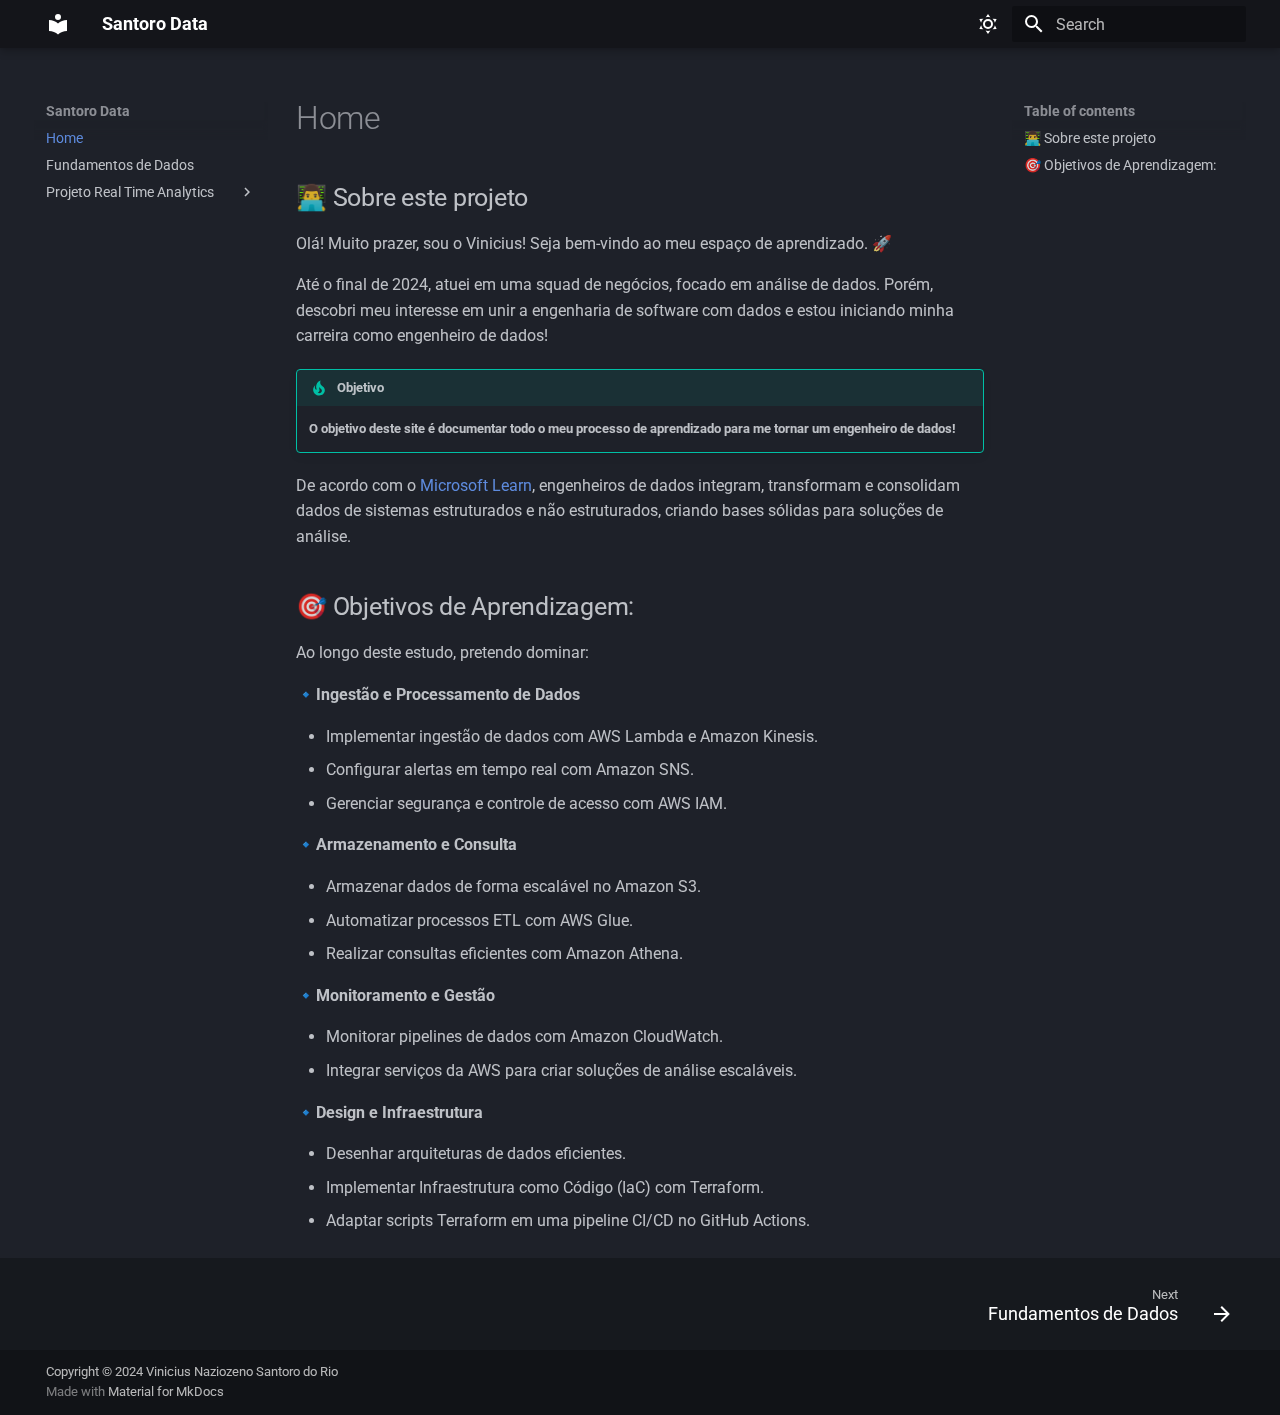
<file: index.html>
<!doctype html>
<html lang="en" class="no-js">
  <head>
    
      <meta charset="utf-8">
      <meta name="viewport" content="width=device-width,initial-scale=1">
      
      
      
        <link rel="canonical" href="https://sitename.example/">
      
      
      
        <link rel="next" href="00-fundamentos-de-dados/">
      
      
      <link rel="icon" href="assets/favicon.ico">
      <meta name="generator" content="mkdocs-1.6.1, mkdocs-material-9.6.13">
    
    
      
        <title>Santoro Data</title>
      
    
    
      <link rel="stylesheet" href="assets/stylesheets/main.342714a4.min.css">
      
        
        <link rel="stylesheet" href="assets/stylesheets/palette.06af60db.min.css">
      
      


    
    
      
    
    
      
        
        
        <link rel="preconnect" href="https://fonts.gstatic.com" crossorigin>
        <link rel="stylesheet" href="https://fonts.googleapis.com/css?family=Roboto:300,300i,400,400i,700,700i%7CRoboto+Mono:400,400i,700,700i&display=fallback">
        <style>:root{--md-text-font:"Roboto";--md-code-font:"Roboto Mono"}</style>
      
    
    
      <link rel="stylesheet" href="styles/custom.css">
    
    <script>__md_scope=new URL(".",location),__md_hash=e=>[...e].reduce(((e,_)=>(e<<5)-e+_.charCodeAt(0)),0),__md_get=(e,_=localStorage,t=__md_scope)=>JSON.parse(_.getItem(t.pathname+"."+e)),__md_set=(e,_,t=localStorage,a=__md_scope)=>{try{t.setItem(a.pathname+"."+e,JSON.stringify(_))}catch(e){}}</script>
    
      

    
    
    
  </head>
  
  
    
    
      
    
    
    
    
    <body dir="ltr" data-md-color-scheme="slate" data-md-color-primary="black" data-md-color-accent="indigo">
  
    
    <input class="md-toggle" data-md-toggle="drawer" type="checkbox" id="__drawer" autocomplete="off">
    <input class="md-toggle" data-md-toggle="search" type="checkbox" id="__search" autocomplete="off">
    <label class="md-overlay" for="__drawer"></label>
    <div data-md-component="skip">
      
        
        <a href="#sobre-este-projeto" class="md-skip">
          Skip to content
        </a>
      
    </div>
    <div data-md-component="announce">
      
    </div>
    
    
      

  

<header class="md-header md-header--shadow" data-md-component="header">
  <nav class="md-header__inner md-grid" aria-label="Header">
    <a href="." title="Santoro Data" class="md-header__button md-logo" aria-label="Santoro Data" data-md-component="logo">
      
  
  <svg xmlns="http://www.w3.org/2000/svg" viewBox="0 0 24 24"><path d="M12 8a3 3 0 0 0 3-3 3 3 0 0 0-3-3 3 3 0 0 0-3 3 3 3 0 0 0 3 3m0 3.54C9.64 9.35 6.5 8 3 8v11c3.5 0 6.64 1.35 9 3.54 2.36-2.19 5.5-3.54 9-3.54V8c-3.5 0-6.64 1.35-9 3.54"/></svg>

    </a>
    <label class="md-header__button md-icon" for="__drawer">
      
      <svg xmlns="http://www.w3.org/2000/svg" viewBox="0 0 24 24"><path d="M3 6h18v2H3zm0 5h18v2H3zm0 5h18v2H3z"/></svg>
    </label>
    <div class="md-header__title" data-md-component="header-title">
      <div class="md-header__ellipsis">
        <div class="md-header__topic">
          <span class="md-ellipsis">
            Santoro Data
          </span>
        </div>
        <div class="md-header__topic" data-md-component="header-topic">
          <span class="md-ellipsis">
            
              Home
            
          </span>
        </div>
      </div>
    </div>
    
      
        <form class="md-header__option" data-md-component="palette">
  
    
    
    
    <input class="md-option" data-md-color-media="" data-md-color-scheme="slate" data-md-color-primary="black" data-md-color-accent="indigo"  aria-label="Dark mode"  type="radio" name="__palette" id="__palette_0">
    
      <label class="md-header__button md-icon" title="Dark mode" for="__palette_1" hidden>
        <svg xmlns="http://www.w3.org/2000/svg" viewBox="0 0 24 24"><path d="M12 7a5 5 0 0 1 5 5 5 5 0 0 1-5 5 5 5 0 0 1-5-5 5 5 0 0 1 5-5m0 2a3 3 0 0 0-3 3 3 3 0 0 0 3 3 3 3 0 0 0 3-3 3 3 0 0 0-3-3m0-7 2.39 3.42C13.65 5.15 12.84 5 12 5s-1.65.15-2.39.42zM3.34 7l4.16-.35A7.2 7.2 0 0 0 5.94 8.5c-.44.74-.69 1.5-.83 2.29zm.02 10 1.76-3.77a7.131 7.131 0 0 0 2.38 4.14zM20.65 7l-1.77 3.79a7.02 7.02 0 0 0-2.38-4.15zm-.01 10-4.14.36c.59-.51 1.12-1.14 1.54-1.86.42-.73.69-1.5.83-2.29zM12 22l-2.41-3.44c.74.27 1.55.44 2.41.44.82 0 1.63-.17 2.37-.44z"/></svg>
      </label>
    
  
    
    
    
    <input class="md-option" data-md-color-media="" data-md-color-scheme="default" data-md-color-primary="black" data-md-color-accent="indigo"  aria-label="Light mode"  type="radio" name="__palette" id="__palette_1">
    
      <label class="md-header__button md-icon" title="Light mode" for="__palette_0" hidden>
        <svg xmlns="http://www.w3.org/2000/svg" viewBox="0 0 24 24"><path d="m17.75 4.09-2.53 1.94.91 3.06-2.63-1.81-2.63 1.81.91-3.06-2.53-1.94L12.44 4l1.06-3 1.06 3zm3.5 6.91-1.64 1.25.59 1.98-1.7-1.17-1.7 1.17.59-1.98L15.75 11l2.06-.05L18.5 9l.69 1.95zm-2.28 4.95c.83-.08 1.72 1.1 1.19 1.85-.32.45-.66.87-1.08 1.27C15.17 23 8.84 23 4.94 19.07c-3.91-3.9-3.91-10.24 0-14.14.4-.4.82-.76 1.27-1.08.75-.53 1.93.36 1.85 1.19-.27 2.86.69 5.83 2.89 8.02a9.96 9.96 0 0 0 8.02 2.89m-1.64 2.02a12.08 12.08 0 0 1-7.8-3.47c-2.17-2.19-3.33-5-3.49-7.82-2.81 3.14-2.7 7.96.31 10.98 3.02 3.01 7.84 3.12 10.98.31"/></svg>
      </label>
    
  
</form>
      
    
    
      <script>var palette=__md_get("__palette");if(palette&&palette.color){if("(prefers-color-scheme)"===palette.color.media){var media=matchMedia("(prefers-color-scheme: light)"),input=document.querySelector(media.matches?"[data-md-color-media='(prefers-color-scheme: light)']":"[data-md-color-media='(prefers-color-scheme: dark)']");palette.color.media=input.getAttribute("data-md-color-media"),palette.color.scheme=input.getAttribute("data-md-color-scheme"),palette.color.primary=input.getAttribute("data-md-color-primary"),palette.color.accent=input.getAttribute("data-md-color-accent")}for(var[key,value]of Object.entries(palette.color))document.body.setAttribute("data-md-color-"+key,value)}</script>
    
    
    
      
      
        <label class="md-header__button md-icon" for="__search">
          
          <svg xmlns="http://www.w3.org/2000/svg" viewBox="0 0 24 24"><path d="M9.5 3A6.5 6.5 0 0 1 16 9.5c0 1.61-.59 3.09-1.56 4.23l.27.27h.79l5 5-1.5 1.5-5-5v-.79l-.27-.27A6.52 6.52 0 0 1 9.5 16 6.5 6.5 0 0 1 3 9.5 6.5 6.5 0 0 1 9.5 3m0 2C7 5 5 7 5 9.5S7 14 9.5 14 14 12 14 9.5 12 5 9.5 5"/></svg>
        </label>
        <div class="md-search" data-md-component="search" role="dialog">
  <label class="md-search__overlay" for="__search"></label>
  <div class="md-search__inner" role="search">
    <form class="md-search__form" name="search">
      <input type="text" class="md-search__input" name="query" aria-label="Search" placeholder="Search" autocapitalize="off" autocorrect="off" autocomplete="off" spellcheck="false" data-md-component="search-query" required>
      <label class="md-search__icon md-icon" for="__search">
        
        <svg xmlns="http://www.w3.org/2000/svg" viewBox="0 0 24 24"><path d="M9.5 3A6.5 6.5 0 0 1 16 9.5c0 1.61-.59 3.09-1.56 4.23l.27.27h.79l5 5-1.5 1.5-5-5v-.79l-.27-.27A6.52 6.52 0 0 1 9.5 16 6.5 6.5 0 0 1 3 9.5 6.5 6.5 0 0 1 9.5 3m0 2C7 5 5 7 5 9.5S7 14 9.5 14 14 12 14 9.5 12 5 9.5 5"/></svg>
        
        <svg xmlns="http://www.w3.org/2000/svg" viewBox="0 0 24 24"><path d="M20 11v2H8l5.5 5.5-1.42 1.42L4.16 12l7.92-7.92L13.5 5.5 8 11z"/></svg>
      </label>
      <nav class="md-search__options" aria-label="Search">
        
        <button type="reset" class="md-search__icon md-icon" title="Clear" aria-label="Clear" tabindex="-1">
          
          <svg xmlns="http://www.w3.org/2000/svg" viewBox="0 0 24 24"><path d="M19 6.41 17.59 5 12 10.59 6.41 5 5 6.41 10.59 12 5 17.59 6.41 19 12 13.41 17.59 19 19 17.59 13.41 12z"/></svg>
        </button>
      </nav>
      
    </form>
    <div class="md-search__output">
      <div class="md-search__scrollwrap" tabindex="0" data-md-scrollfix>
        <div class="md-search-result" data-md-component="search-result">
          <div class="md-search-result__meta">
            Initializing search
          </div>
          <ol class="md-search-result__list" role="presentation"></ol>
        </div>
      </div>
    </div>
  </div>
</div>
      
    
    
  </nav>
  
</header>
    
    <div class="md-container" data-md-component="container">
      
      
        
          
        
      
      <main class="md-main" data-md-component="main">
        <div class="md-main__inner md-grid">
          
            
              
              <div class="md-sidebar md-sidebar--primary" data-md-component="sidebar" data-md-type="navigation" >
                <div class="md-sidebar__scrollwrap">
                  <div class="md-sidebar__inner">
                    



<nav class="md-nav md-nav--primary" aria-label="Navigation" data-md-level="0">
  <label class="md-nav__title" for="__drawer">
    <a href="." title="Santoro Data" class="md-nav__button md-logo" aria-label="Santoro Data" data-md-component="logo">
      
  
  <svg xmlns="http://www.w3.org/2000/svg" viewBox="0 0 24 24"><path d="M12 8a3 3 0 0 0 3-3 3 3 0 0 0-3-3 3 3 0 0 0-3 3 3 3 0 0 0 3 3m0 3.54C9.64 9.35 6.5 8 3 8v11c3.5 0 6.64 1.35 9 3.54 2.36-2.19 5.5-3.54 9-3.54V8c-3.5 0-6.64 1.35-9 3.54"/></svg>

    </a>
    Santoro Data
  </label>
  
  <ul class="md-nav__list" data-md-scrollfix>
    
      
      
  
  
    
  
  
  
    <li class="md-nav__item md-nav__item--active">
      
      <input class="md-nav__toggle md-toggle" type="checkbox" id="__toc">
      
      
      
        <label class="md-nav__link md-nav__link--active" for="__toc">
          
  
  
  <span class="md-ellipsis">
    Home
    
  </span>
  

          <span class="md-nav__icon md-icon"></span>
        </label>
      
      <a href="." class="md-nav__link md-nav__link--active">
        
  
  
  <span class="md-ellipsis">
    Home
    
  </span>
  

      </a>
      
        

<nav class="md-nav md-nav--secondary" aria-label="Table of contents">
  
  
  
  
    <label class="md-nav__title" for="__toc">
      <span class="md-nav__icon md-icon"></span>
      Table of contents
    </label>
    <ul class="md-nav__list" data-md-component="toc" data-md-scrollfix>
      
        <li class="md-nav__item">
  <a href="#sobre-este-projeto" class="md-nav__link">
    <span class="md-ellipsis">
      👨‍💻 Sobre este projeto
    </span>
  </a>
  
</li>
      
        <li class="md-nav__item">
  <a href="#objetivos-de-aprendizagem" class="md-nav__link">
    <span class="md-ellipsis">
      🎯 Objetivos de Aprendizagem:
    </span>
  </a>
  
</li>
      
    </ul>
  
</nav>
      
    </li>
  

    
      
      
  
  
  
  
    <li class="md-nav__item">
      <a href="00-fundamentos-de-dados/" class="md-nav__link">
        
  
  
  <span class="md-ellipsis">
    Fundamentos de Dados
    
  </span>
  

      </a>
    </li>
  

    
      
      
  
  
  
  
    
    
    
    
    
    <li class="md-nav__item md-nav__item--nested">
      
        
        
        <input class="md-nav__toggle md-toggle " type="checkbox" id="__nav_3" >
        
          
          <label class="md-nav__link" for="__nav_3" id="__nav_3_label" tabindex="0">
            
  
  
  <span class="md-ellipsis">
    Projeto Real Time Analytics
    
  </span>
  

            <span class="md-nav__icon md-icon"></span>
          </label>
        
        <nav class="md-nav" data-md-level="1" aria-labelledby="__nav_3_label" aria-expanded="false">
          <label class="md-nav__title" for="__nav_3">
            <span class="md-nav__icon md-icon"></span>
            Projeto Real Time Analytics
          </label>
          <ul class="md-nav__list" data-md-scrollfix>
            
              
                
  
  
  
  
    <li class="md-nav__item">
      <a href="Projeto%20Real%20Time%20Analytics/01-projeto-real-time-analytics/" class="md-nav__link">
        
  
  
  <span class="md-ellipsis">
    Objetivos
    
  </span>
  

      </a>
    </li>
  

              
            
              
                
  
  
  
  
    <li class="md-nav__item">
      <a href="Projeto%20Real%20Time%20Analytics/02-conceitos-importantes/" class="md-nav__link">
        
  
  
  <span class="md-ellipsis">
    Conceitos Importantes
    
  </span>
  

      </a>
    </li>
  

              
            
          </ul>
        </nav>
      
    </li>
  

    
  </ul>
</nav>
                  </div>
                </div>
              </div>
            
            
              
              <div class="md-sidebar md-sidebar--secondary" data-md-component="sidebar" data-md-type="toc" >
                <div class="md-sidebar__scrollwrap">
                  <div class="md-sidebar__inner">
                    

<nav class="md-nav md-nav--secondary" aria-label="Table of contents">
  
  
  
  
    <label class="md-nav__title" for="__toc">
      <span class="md-nav__icon md-icon"></span>
      Table of contents
    </label>
    <ul class="md-nav__list" data-md-component="toc" data-md-scrollfix>
      
        <li class="md-nav__item">
  <a href="#sobre-este-projeto" class="md-nav__link">
    <span class="md-ellipsis">
      👨‍💻 Sobre este projeto
    </span>
  </a>
  
</li>
      
        <li class="md-nav__item">
  <a href="#objetivos-de-aprendizagem" class="md-nav__link">
    <span class="md-ellipsis">
      🎯 Objetivos de Aprendizagem:
    </span>
  </a>
  
</li>
      
    </ul>
  
</nav>
                  </div>
                </div>
              </div>
            
          
          
            <div class="md-content" data-md-component="content">
              <article class="md-content__inner md-typeset">
                
                  



  <h1>Home</h1>

<h2 id="sobre-este-projeto"><strong>👨‍💻 Sobre este projeto</strong></h2>
<p>Olá! Muito prazer, sou o Vinicius! Seja bem-vindo ao meu espaço de aprendizado. 🚀</p>
<p>Até o final de 2024, atuei em uma squad de negócios, focado em análise de dados. Porém, descobri meu interesse em unir a engenharia de software com dados e estou iniciando minha carreira como engenheiro de dados!</p>
<div class="admonition tip">
<p class="admonition-title">Objetivo</p>
<p><strong>O objetivo deste site é documentar todo o meu processo de aprendizado para me tornar um engenheiro de dados!</strong></p>
</div>
<p>De acordo com o <a href="https://learn.microsoft.com/pt-br/training/career-paths/data-engineer">Microsoft Learn</a>, engenheiros de dados integram, transformam e consolidam dados de sistemas estruturados e não estruturados, criando bases sólidas para soluções de análise. </p>
<h2 id="objetivos-de-aprendizagem"><strong>🎯 Objetivos de Aprendizagem:</strong></h2>
<p>Ao longo deste estudo, pretendo dominar:</p>
<p><strong>🔹Ingestão e Processamento de Dados</strong></p>
<ul>
<li>Implementar ingestão de dados com AWS Lambda e Amazon Kinesis.</li>
<li>Configurar alertas em tempo real com Amazon SNS.</li>
<li>Gerenciar segurança e controle de acesso com AWS IAM.</li>
</ul>
<p><strong>🔹Armazenamento e Consulta</strong></p>
<ul>
<li>Armazenar dados de forma escalável no Amazon S3.</li>
<li>Automatizar processos ETL com AWS Glue.</li>
<li>Realizar consultas eficientes com Amazon Athena.</li>
</ul>
<p><strong>🔹Monitoramento e Gestão</strong></p>
<ul>
<li>Monitorar pipelines de dados com Amazon CloudWatch.</li>
<li>Integrar serviços da AWS para criar soluções de análise escaláveis.</li>
</ul>
<p><strong>🔹Design e Infraestrutura</strong></p>
<ul>
<li>Desenhar arquiteturas de dados eficientes.</li>
<li>Implementar Infraestrutura como Código (IaC) com Terraform.</li>
<li>Adaptar scripts Terraform em uma pipeline CI/CD no GitHub Actions.</li>
</ul>












                
              </article>
            </div>
          
          
<script>var target=document.getElementById(location.hash.slice(1));target&&target.name&&(target.checked=target.name.startsWith("__tabbed_"))</script>
        </div>
        
      </main>
      
        <footer class="md-footer">
  
    
      
      <nav class="md-footer__inner md-grid" aria-label="Footer" >
        
        
          
          <a href="00-fundamentos-de-dados/" class="md-footer__link md-footer__link--next" aria-label="Next: Fundamentos de Dados">
            <div class="md-footer__title">
              <span class="md-footer__direction">
                Next
              </span>
              <div class="md-ellipsis">
                Fundamentos de Dados
              </div>
            </div>
            <div class="md-footer__button md-icon">
              
              <svg xmlns="http://www.w3.org/2000/svg" viewBox="0 0 24 24"><path d="M4 11v2h12l-5.5 5.5 1.42 1.42L19.84 12l-7.92-7.92L10.5 5.5 16 11z"/></svg>
            </div>
          </a>
        
      </nav>
    
  
  <div class="md-footer-meta md-typeset">
    <div class="md-footer-meta__inner md-grid">
      <div class="md-copyright">
  
    <div class="md-copyright__highlight">
      Copyright &copy; 2024 Vinicius Naziozeno Santoro do Rio
    </div>
  
  
    Made with
    <a href="https://squidfunk.github.io/mkdocs-material/" target="_blank" rel="noopener">
      Material for MkDocs
    </a>
  
</div>
      
    </div>
  </div>
</footer>
      
    </div>
    <div class="md-dialog" data-md-component="dialog">
      <div class="md-dialog__inner md-typeset"></div>
    </div>
    
    
    
      
      <script id="__config" type="application/json">{"base": ".", "features": ["navigation.footer", "content.code.copy", "content.code.select"], "search": "assets/javascripts/workers/search.d50fe291.min.js", "tags": null, "translations": {"clipboard.copied": "Copied to clipboard", "clipboard.copy": "Copy to clipboard", "search.result.more.one": "1 more on this page", "search.result.more.other": "# more on this page", "search.result.none": "No matching documents", "search.result.one": "1 matching document", "search.result.other": "# matching documents", "search.result.placeholder": "Type to start searching", "search.result.term.missing": "Missing", "select.version": "Select version"}, "version": null}</script>
    
    
      <script src="assets/javascripts/bundle.13a4f30d.min.js"></script>
      
    
  </body>
</html>
</file>
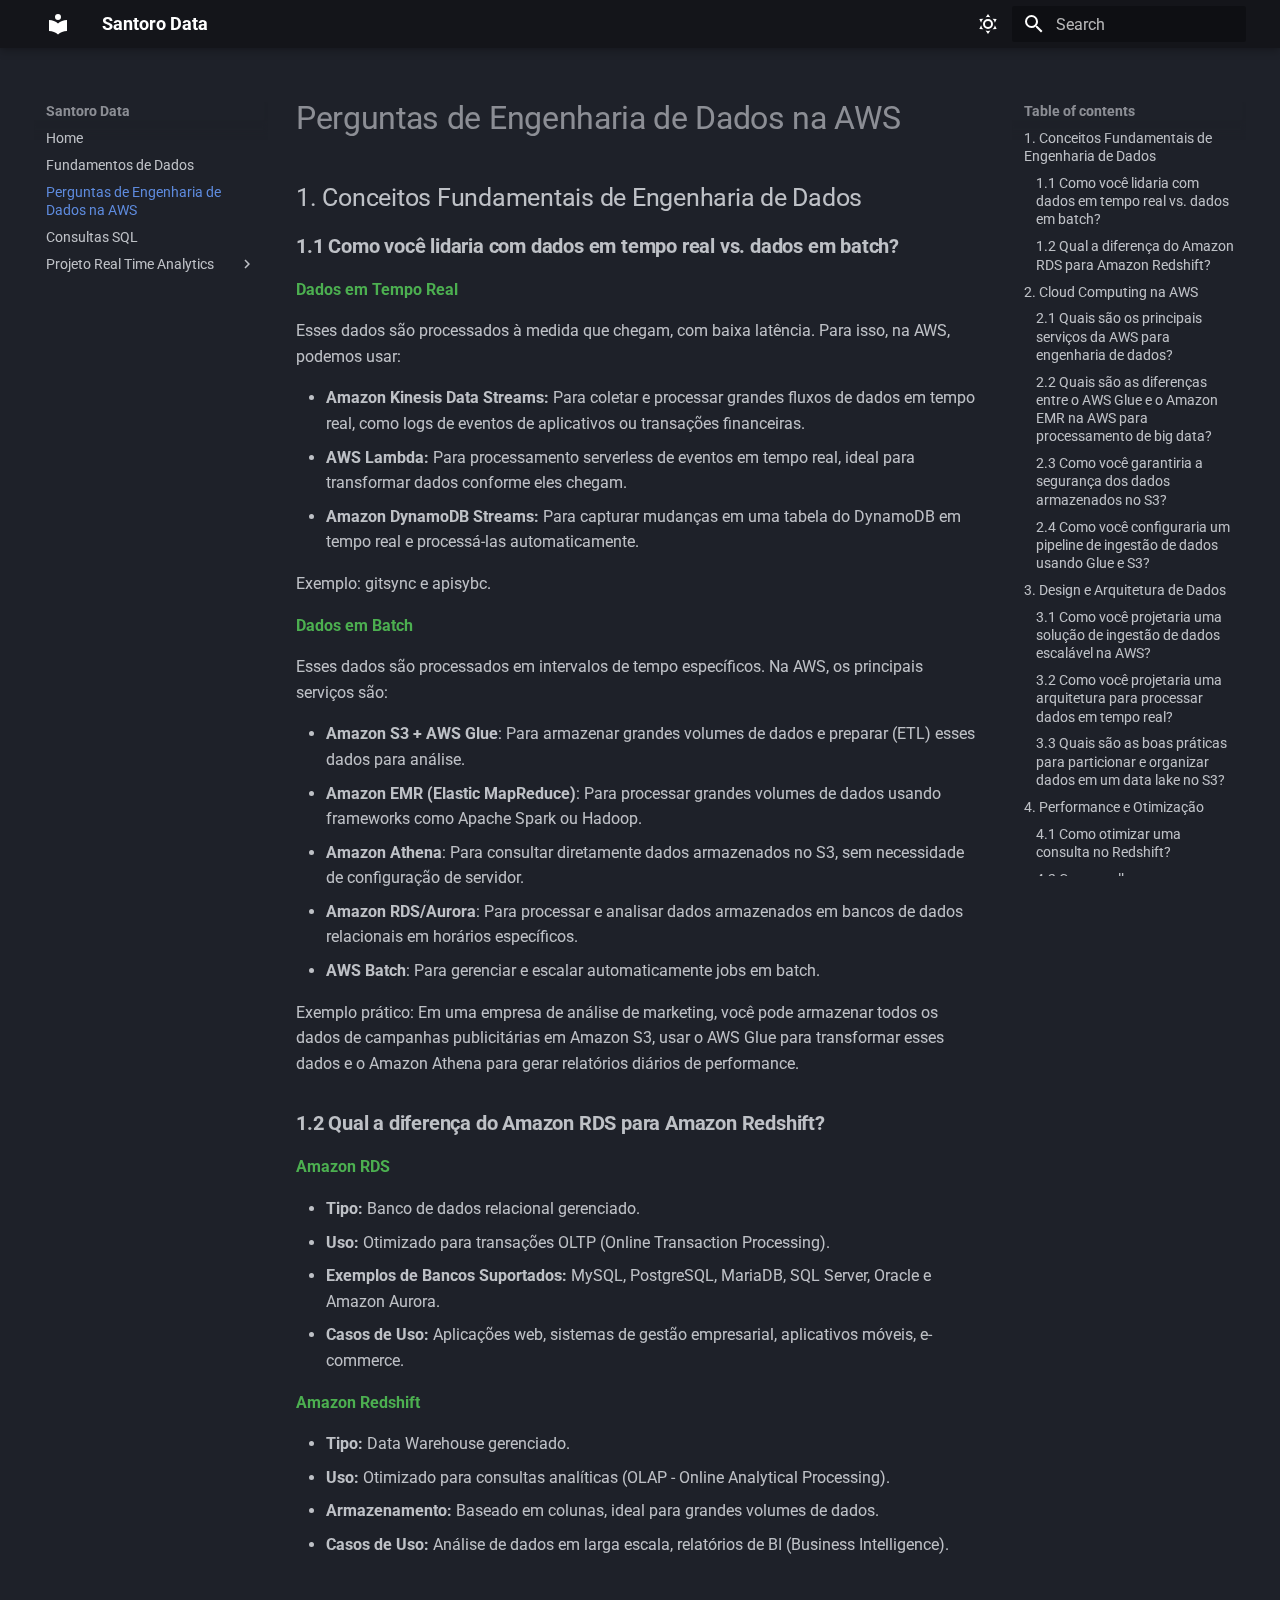
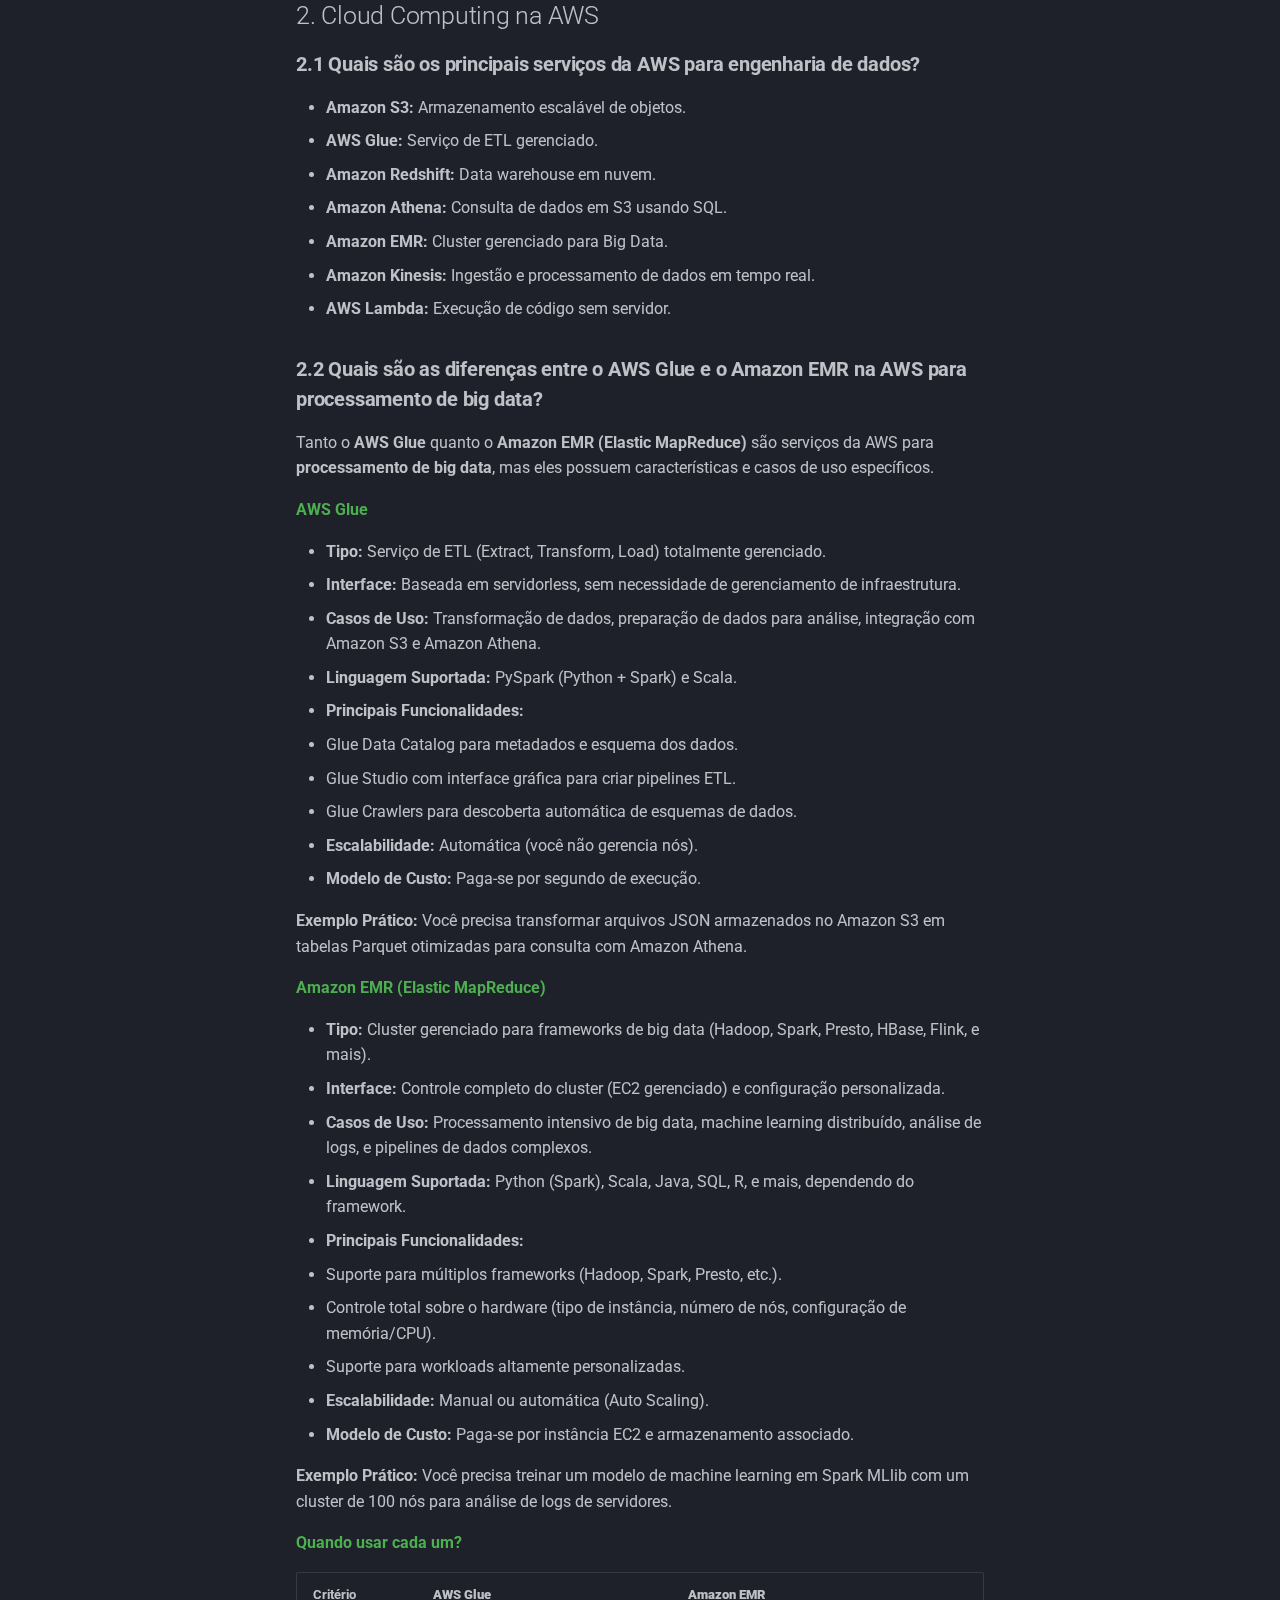
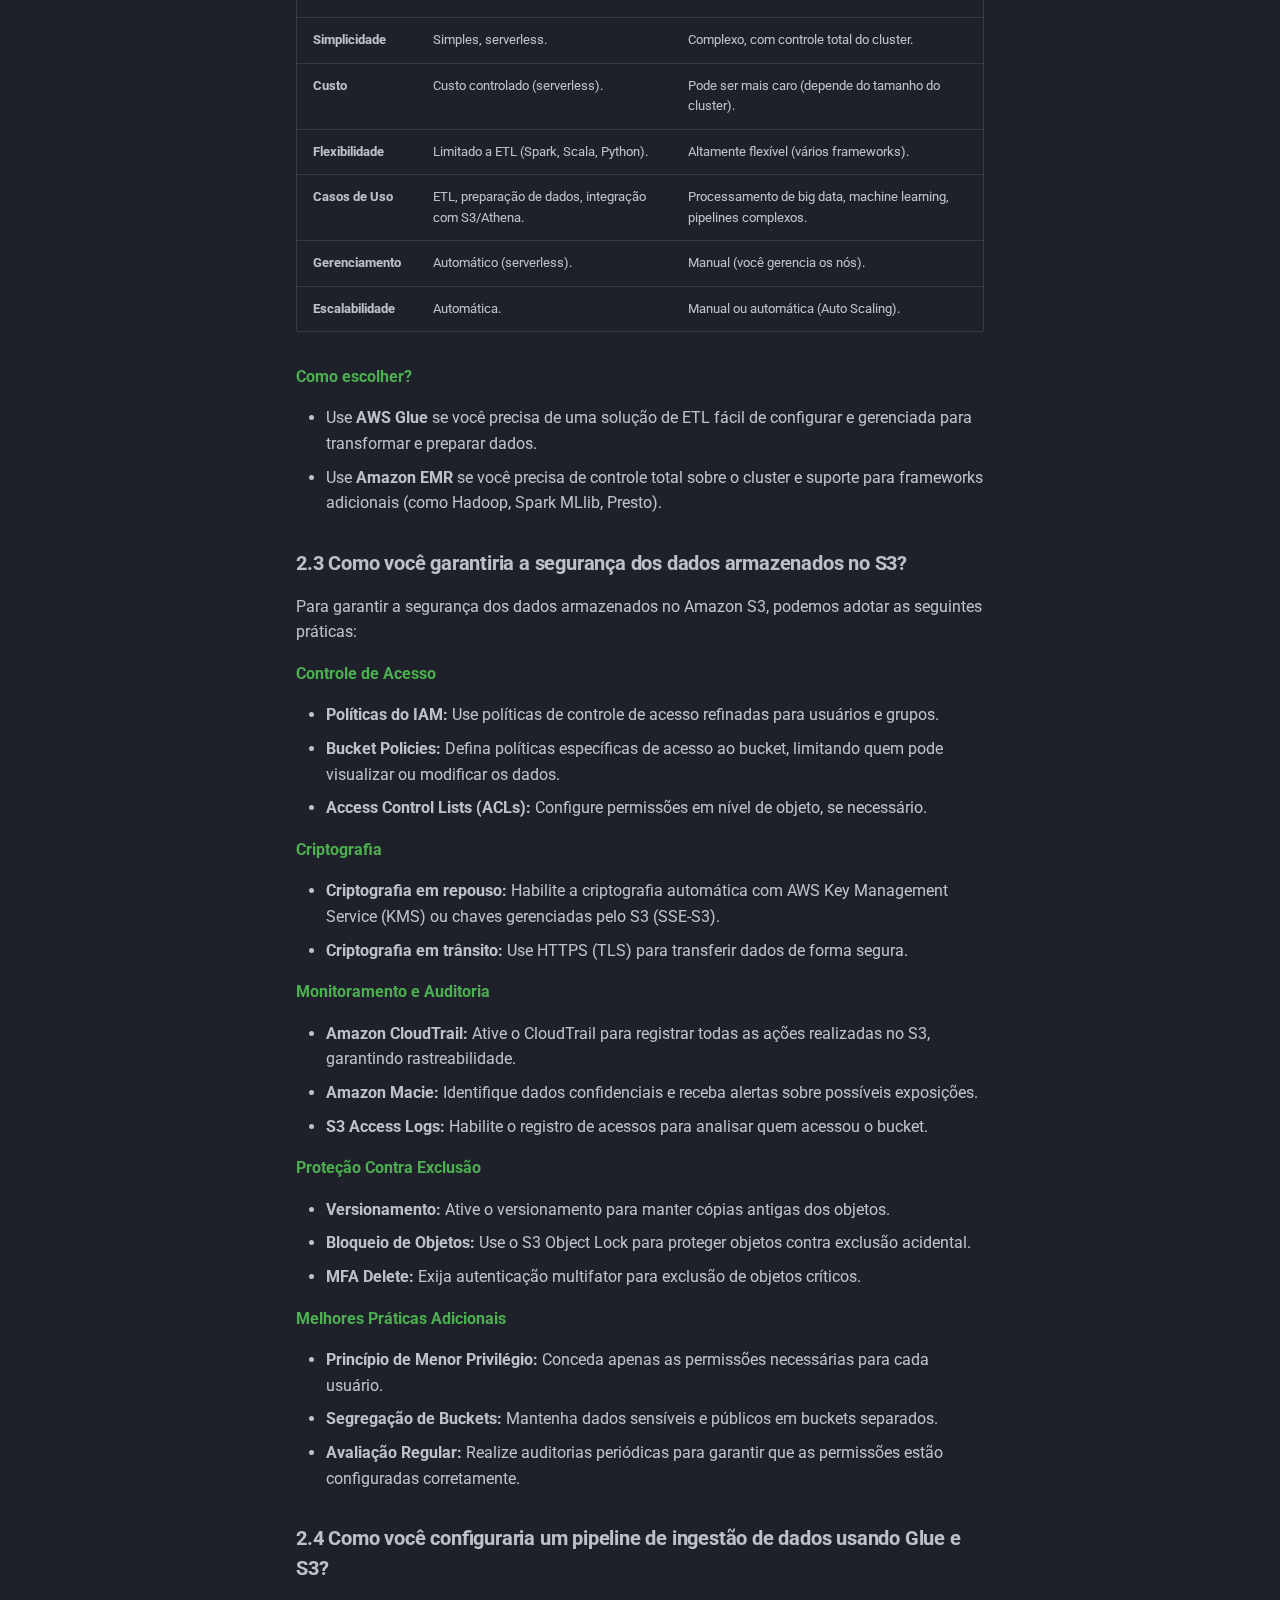
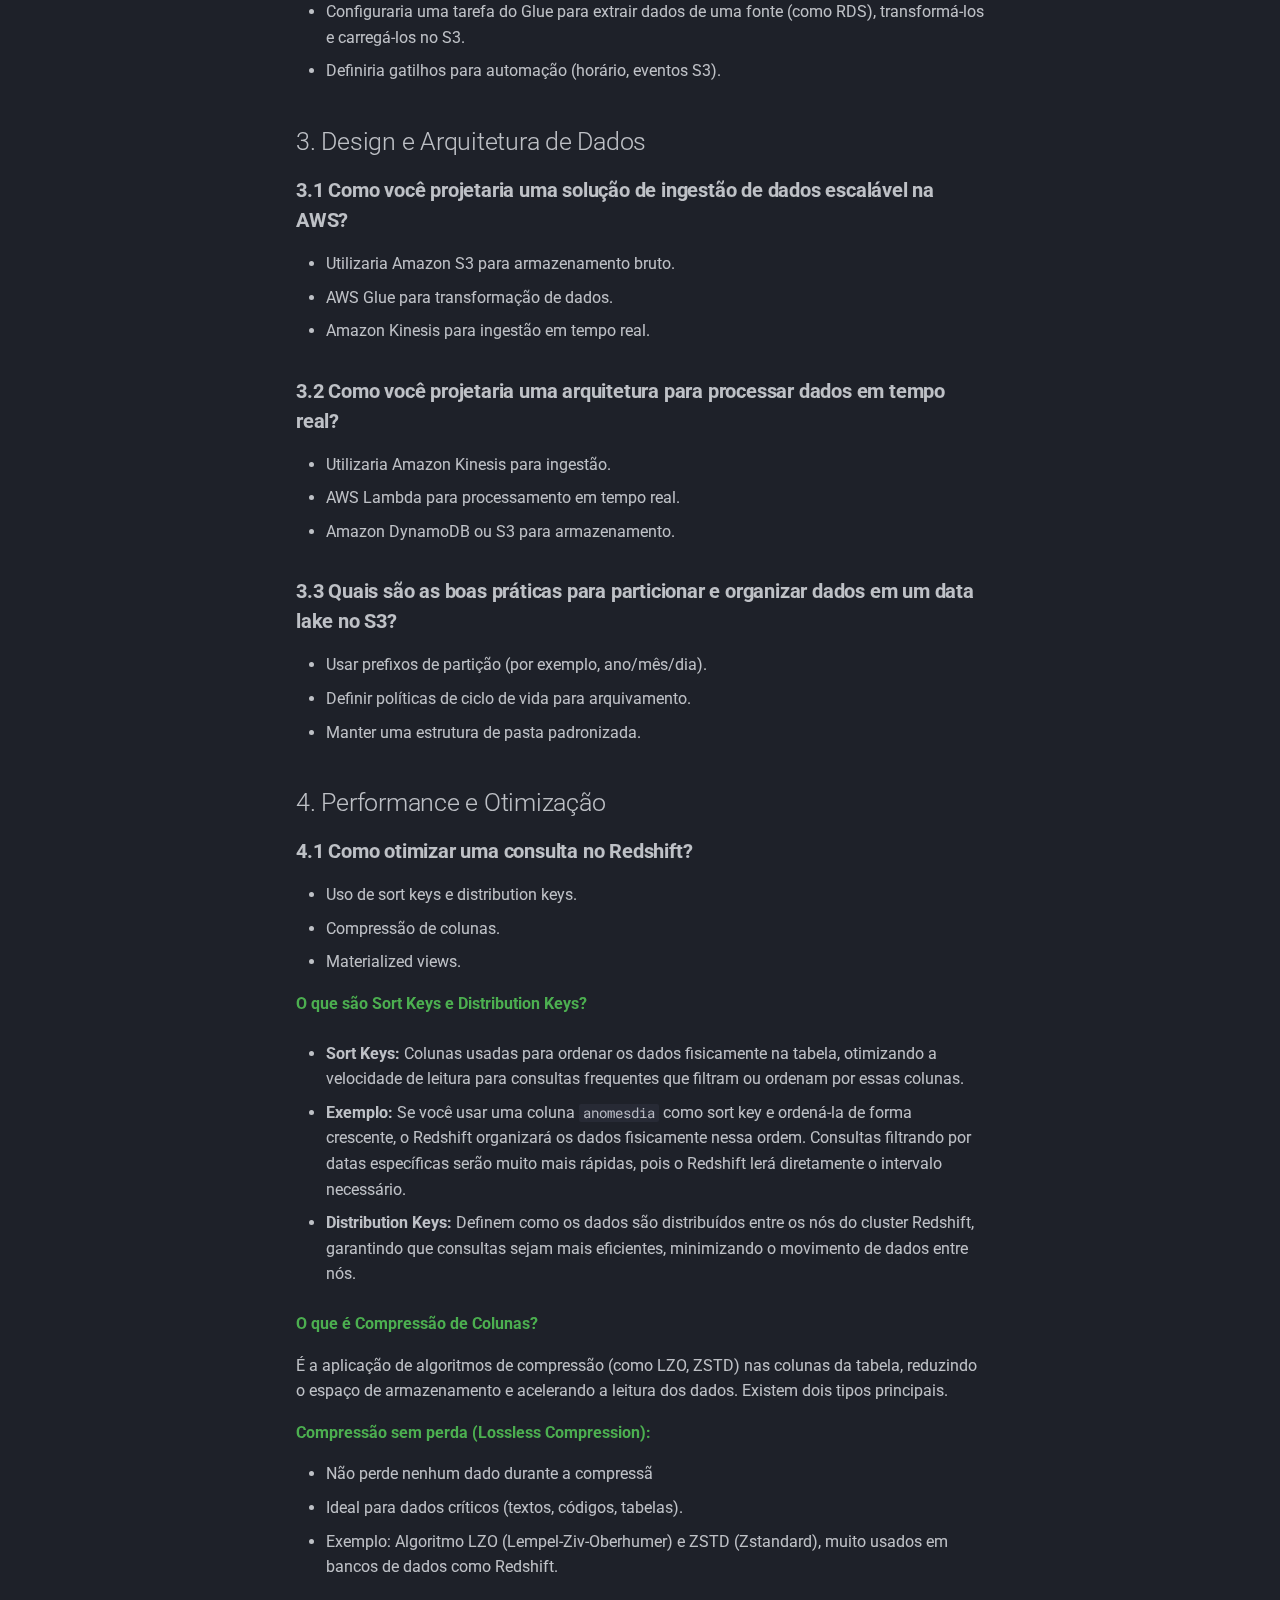
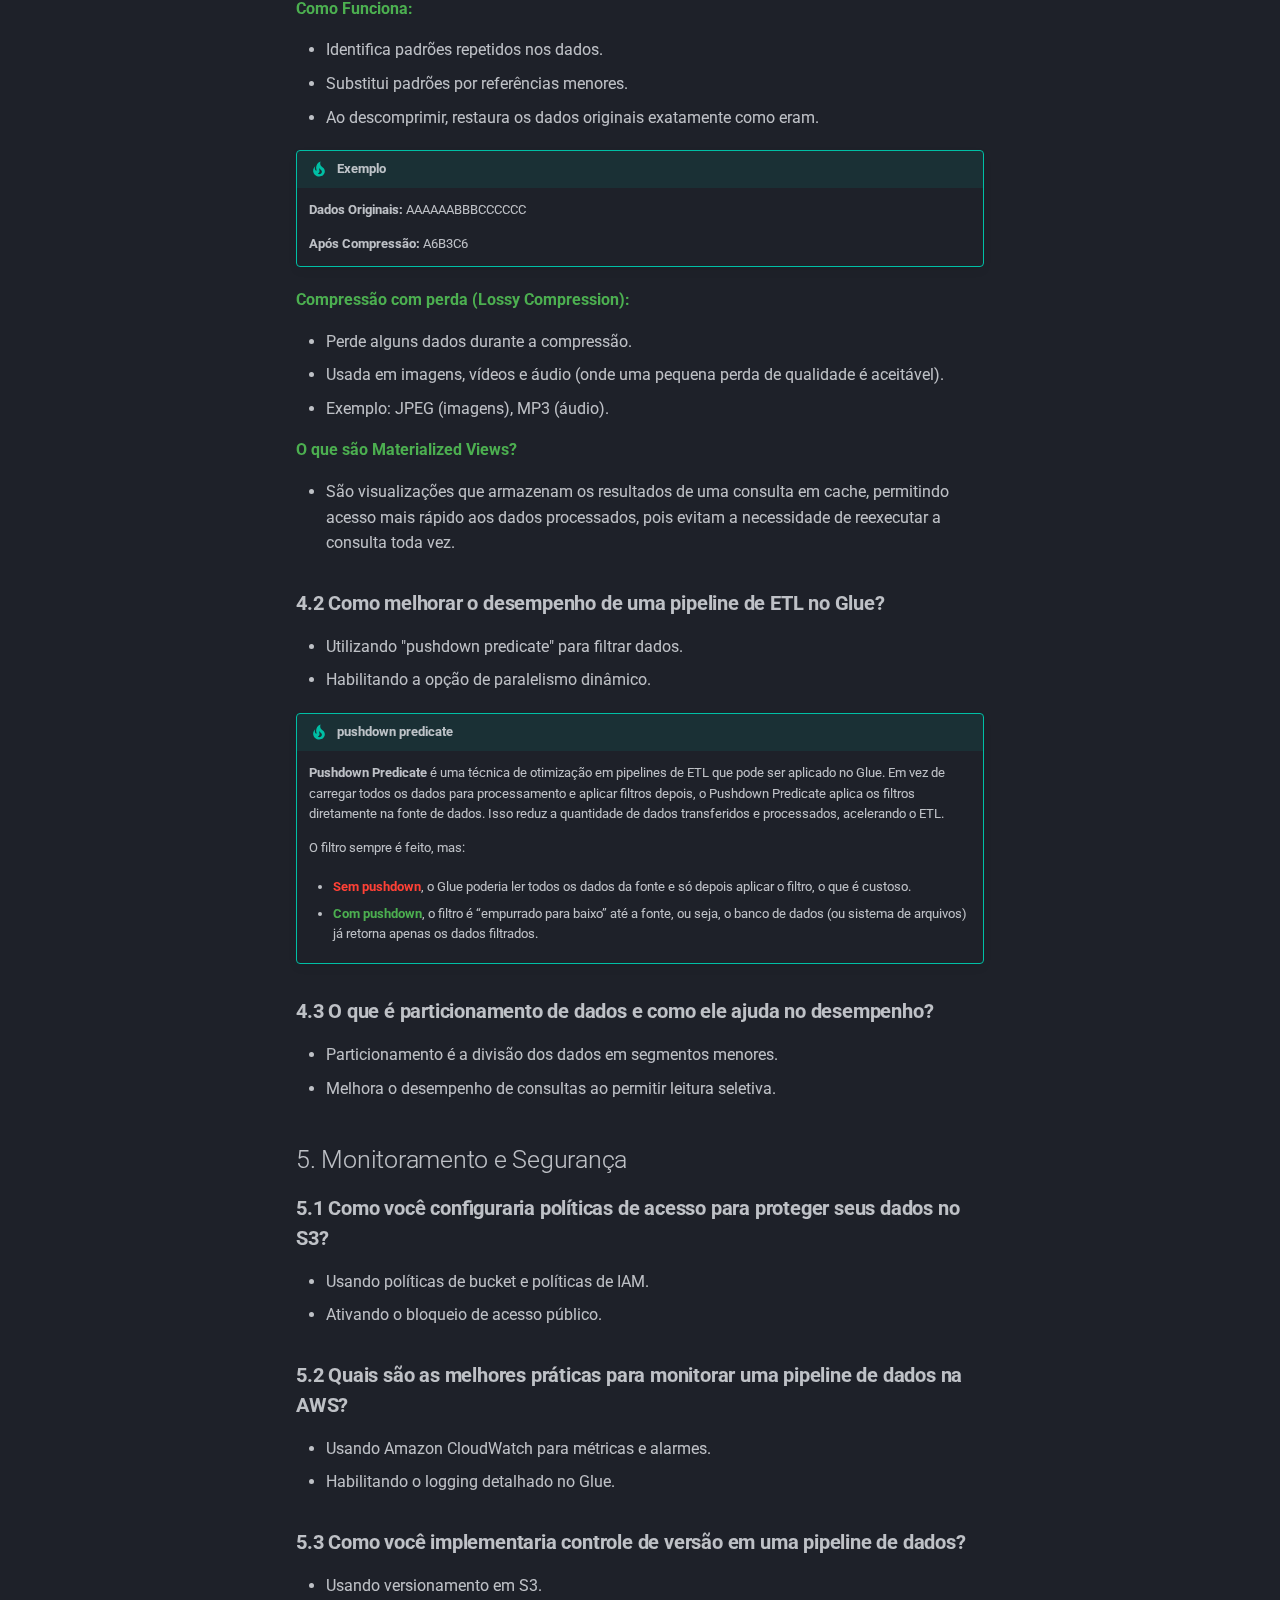
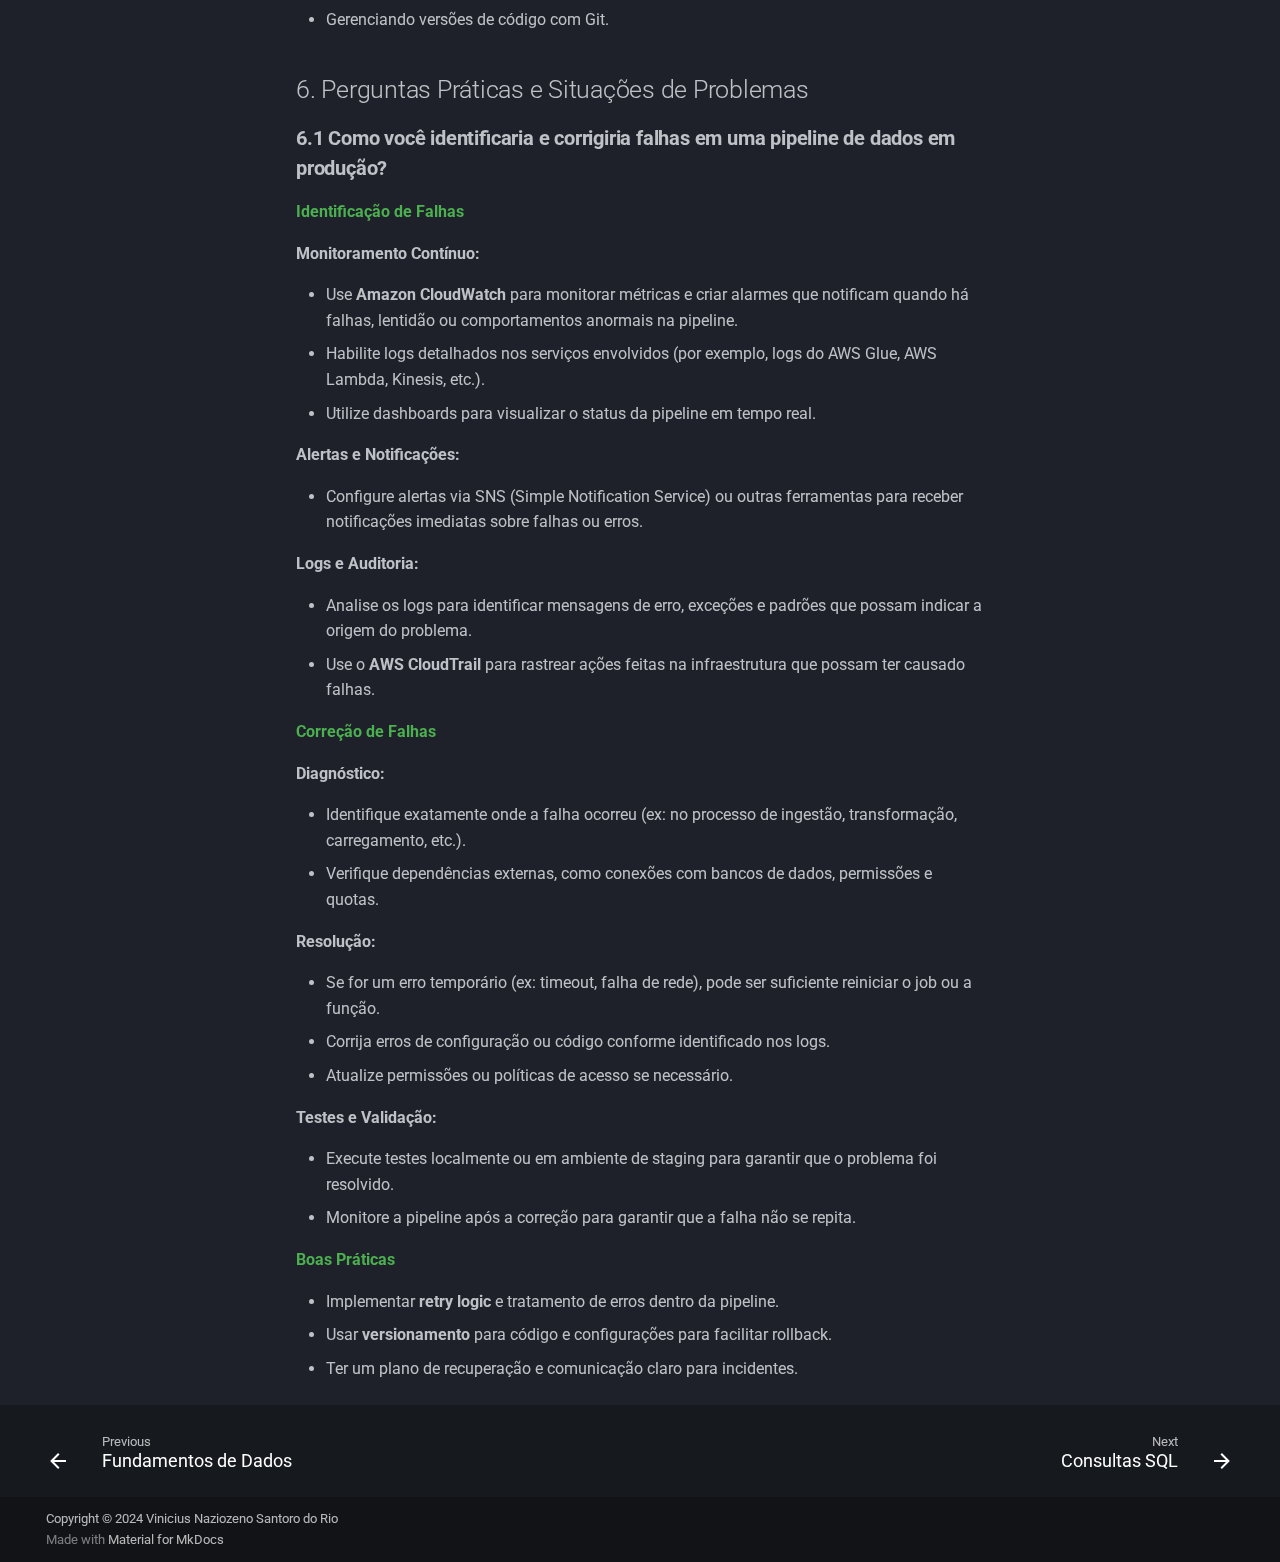
<file: 01-perguntas-de-eng-dados-aws/index.html>
<!doctype html>
<html lang="en" class="no-js">
  <head>
    
      <meta charset="utf-8">
      <meta name="viewport" content="width=device-width,initial-scale=1">
      
      
      
        <link rel="canonical" href="https://sitename.example/01-perguntas-de-eng-dados-aws/">
      
      
        <link rel="prev" href="../00-fundamentos-de-dados/">
      
      
        <link rel="next" href="../02-consultas-sql/">
      
      
      <link rel="icon" href="../assets/favicon.ico">
      <meta name="generator" content="mkdocs-1.6.1, mkdocs-material-9.6.14">
    
    
      
        <title>Perguntas de Engenharia de Dados na AWS - Santoro Data</title>
      
    
    
      <link rel="stylesheet" href="../assets/stylesheets/main.342714a4.min.css">
      
        
        <link rel="stylesheet" href="../assets/stylesheets/palette.06af60db.min.css">
      
      


    
    
      
    
    
      
        
        
        <link rel="preconnect" href="https://fonts.gstatic.com" crossorigin>
        <link rel="stylesheet" href="https://fonts.googleapis.com/css?family=Roboto:300,300i,400,400i,700,700i%7CRoboto+Mono:400,400i,700,700i&display=fallback">
        <style>:root{--md-text-font:"Roboto";--md-code-font:"Roboto Mono"}</style>
      
    
    
      <link rel="stylesheet" href="../styles/custom.css">
    
    <script>__md_scope=new URL("..",location),__md_hash=e=>[...e].reduce(((e,_)=>(e<<5)-e+_.charCodeAt(0)),0),__md_get=(e,_=localStorage,t=__md_scope)=>JSON.parse(_.getItem(t.pathname+"."+e)),__md_set=(e,_,t=localStorage,a=__md_scope)=>{try{t.setItem(a.pathname+"."+e,JSON.stringify(_))}catch(e){}}</script>
    
      

    
    
    
  </head>
  
  
    
    
      
    
    
    
    
    <body dir="ltr" data-md-color-scheme="slate" data-md-color-primary="black" data-md-color-accent="indigo">
  
    
    <input class="md-toggle" data-md-toggle="drawer" type="checkbox" id="__drawer" autocomplete="off">
    <input class="md-toggle" data-md-toggle="search" type="checkbox" id="__search" autocomplete="off">
    <label class="md-overlay" for="__drawer"></label>
    <div data-md-component="skip">
      
        
        <a href="#perguntas-de-engenharia-de-dados-na-aws" class="md-skip">
          Skip to content
        </a>
      
    </div>
    <div data-md-component="announce">
      
    </div>
    
    
      

  

<header class="md-header md-header--shadow" data-md-component="header">
  <nav class="md-header__inner md-grid" aria-label="Header">
    <a href=".." title="Santoro Data" class="md-header__button md-logo" aria-label="Santoro Data" data-md-component="logo">
      
  
  <svg xmlns="http://www.w3.org/2000/svg" viewBox="0 0 24 24"><path d="M12 8a3 3 0 0 0 3-3 3 3 0 0 0-3-3 3 3 0 0 0-3 3 3 3 0 0 0 3 3m0 3.54C9.64 9.35 6.5 8 3 8v11c3.5 0 6.64 1.35 9 3.54 2.36-2.19 5.5-3.54 9-3.54V8c-3.5 0-6.64 1.35-9 3.54"/></svg>

    </a>
    <label class="md-header__button md-icon" for="__drawer">
      
      <svg xmlns="http://www.w3.org/2000/svg" viewBox="0 0 24 24"><path d="M3 6h18v2H3zm0 5h18v2H3zm0 5h18v2H3z"/></svg>
    </label>
    <div class="md-header__title" data-md-component="header-title">
      <div class="md-header__ellipsis">
        <div class="md-header__topic">
          <span class="md-ellipsis">
            Santoro Data
          </span>
        </div>
        <div class="md-header__topic" data-md-component="header-topic">
          <span class="md-ellipsis">
            
              Perguntas de Engenharia de Dados na AWS
            
          </span>
        </div>
      </div>
    </div>
    
      
        <form class="md-header__option" data-md-component="palette">
  
    
    
    
    <input class="md-option" data-md-color-media="" data-md-color-scheme="slate" data-md-color-primary="black" data-md-color-accent="indigo"  aria-label="Dark mode"  type="radio" name="__palette" id="__palette_0">
    
      <label class="md-header__button md-icon" title="Dark mode" for="__palette_1" hidden>
        <svg xmlns="http://www.w3.org/2000/svg" viewBox="0 0 24 24"><path d="M12 7a5 5 0 0 1 5 5 5 5 0 0 1-5 5 5 5 0 0 1-5-5 5 5 0 0 1 5-5m0 2a3 3 0 0 0-3 3 3 3 0 0 0 3 3 3 3 0 0 0 3-3 3 3 0 0 0-3-3m0-7 2.39 3.42C13.65 5.15 12.84 5 12 5s-1.65.15-2.39.42zM3.34 7l4.16-.35A7.2 7.2 0 0 0 5.94 8.5c-.44.74-.69 1.5-.83 2.29zm.02 10 1.76-3.77a7.131 7.131 0 0 0 2.38 4.14zM20.65 7l-1.77 3.79a7.02 7.02 0 0 0-2.38-4.15zm-.01 10-4.14.36c.59-.51 1.12-1.14 1.54-1.86.42-.73.69-1.5.83-2.29zM12 22l-2.41-3.44c.74.27 1.55.44 2.41.44.82 0 1.63-.17 2.37-.44z"/></svg>
      </label>
    
  
    
    
    
    <input class="md-option" data-md-color-media="" data-md-color-scheme="default" data-md-color-primary="black" data-md-color-accent="indigo"  aria-label="Light mode"  type="radio" name="__palette" id="__palette_1">
    
      <label class="md-header__button md-icon" title="Light mode" for="__palette_0" hidden>
        <svg xmlns="http://www.w3.org/2000/svg" viewBox="0 0 24 24"><path d="m17.75 4.09-2.53 1.94.91 3.06-2.63-1.81-2.63 1.81.91-3.06-2.53-1.94L12.44 4l1.06-3 1.06 3zm3.5 6.91-1.64 1.25.59 1.98-1.7-1.17-1.7 1.17.59-1.98L15.75 11l2.06-.05L18.5 9l.69 1.95zm-2.28 4.95c.83-.08 1.72 1.1 1.19 1.85-.32.45-.66.87-1.08 1.27C15.17 23 8.84 23 4.94 19.07c-3.91-3.9-3.91-10.24 0-14.14.4-.4.82-.76 1.27-1.08.75-.53 1.93.36 1.85 1.19-.27 2.86.69 5.83 2.89 8.02a9.96 9.96 0 0 0 8.02 2.89m-1.64 2.02a12.08 12.08 0 0 1-7.8-3.47c-2.17-2.19-3.33-5-3.49-7.82-2.81 3.14-2.7 7.96.31 10.98 3.02 3.01 7.84 3.12 10.98.31"/></svg>
      </label>
    
  
</form>
      
    
    
      <script>var palette=__md_get("__palette");if(palette&&palette.color){if("(prefers-color-scheme)"===palette.color.media){var media=matchMedia("(prefers-color-scheme: light)"),input=document.querySelector(media.matches?"[data-md-color-media='(prefers-color-scheme: light)']":"[data-md-color-media='(prefers-color-scheme: dark)']");palette.color.media=input.getAttribute("data-md-color-media"),palette.color.scheme=input.getAttribute("data-md-color-scheme"),palette.color.primary=input.getAttribute("data-md-color-primary"),palette.color.accent=input.getAttribute("data-md-color-accent")}for(var[key,value]of Object.entries(palette.color))document.body.setAttribute("data-md-color-"+key,value)}</script>
    
    
    
      
      
        <label class="md-header__button md-icon" for="__search">
          
          <svg xmlns="http://www.w3.org/2000/svg" viewBox="0 0 24 24"><path d="M9.5 3A6.5 6.5 0 0 1 16 9.5c0 1.61-.59 3.09-1.56 4.23l.27.27h.79l5 5-1.5 1.5-5-5v-.79l-.27-.27A6.52 6.52 0 0 1 9.5 16 6.5 6.5 0 0 1 3 9.5 6.5 6.5 0 0 1 9.5 3m0 2C7 5 5 7 5 9.5S7 14 9.5 14 14 12 14 9.5 12 5 9.5 5"/></svg>
        </label>
        <div class="md-search" data-md-component="search" role="dialog">
  <label class="md-search__overlay" for="__search"></label>
  <div class="md-search__inner" role="search">
    <form class="md-search__form" name="search">
      <input type="text" class="md-search__input" name="query" aria-label="Search" placeholder="Search" autocapitalize="off" autocorrect="off" autocomplete="off" spellcheck="false" data-md-component="search-query" required>
      <label class="md-search__icon md-icon" for="__search">
        
        <svg xmlns="http://www.w3.org/2000/svg" viewBox="0 0 24 24"><path d="M9.5 3A6.5 6.5 0 0 1 16 9.5c0 1.61-.59 3.09-1.56 4.23l.27.27h.79l5 5-1.5 1.5-5-5v-.79l-.27-.27A6.52 6.52 0 0 1 9.5 16 6.5 6.5 0 0 1 3 9.5 6.5 6.5 0 0 1 9.5 3m0 2C7 5 5 7 5 9.5S7 14 9.5 14 14 12 14 9.5 12 5 9.5 5"/></svg>
        
        <svg xmlns="http://www.w3.org/2000/svg" viewBox="0 0 24 24"><path d="M20 11v2H8l5.5 5.5-1.42 1.42L4.16 12l7.92-7.92L13.5 5.5 8 11z"/></svg>
      </label>
      <nav class="md-search__options" aria-label="Search">
        
        <button type="reset" class="md-search__icon md-icon" title="Clear" aria-label="Clear" tabindex="-1">
          
          <svg xmlns="http://www.w3.org/2000/svg" viewBox="0 0 24 24"><path d="M19 6.41 17.59 5 12 10.59 6.41 5 5 6.41 10.59 12 5 17.59 6.41 19 12 13.41 17.59 19 19 17.59 13.41 12z"/></svg>
        </button>
      </nav>
      
    </form>
    <div class="md-search__output">
      <div class="md-search__scrollwrap" tabindex="0" data-md-scrollfix>
        <div class="md-search-result" data-md-component="search-result">
          <div class="md-search-result__meta">
            Initializing search
          </div>
          <ol class="md-search-result__list" role="presentation"></ol>
        </div>
      </div>
    </div>
  </div>
</div>
      
    
    
  </nav>
  
</header>
    
    <div class="md-container" data-md-component="container">
      
      
        
          
        
      
      <main class="md-main" data-md-component="main">
        <div class="md-main__inner md-grid">
          
            
              
              <div class="md-sidebar md-sidebar--primary" data-md-component="sidebar" data-md-type="navigation" >
                <div class="md-sidebar__scrollwrap">
                  <div class="md-sidebar__inner">
                    



<nav class="md-nav md-nav--primary" aria-label="Navigation" data-md-level="0">
  <label class="md-nav__title" for="__drawer">
    <a href=".." title="Santoro Data" class="md-nav__button md-logo" aria-label="Santoro Data" data-md-component="logo">
      
  
  <svg xmlns="http://www.w3.org/2000/svg" viewBox="0 0 24 24"><path d="M12 8a3 3 0 0 0 3-3 3 3 0 0 0-3-3 3 3 0 0 0-3 3 3 3 0 0 0 3 3m0 3.54C9.64 9.35 6.5 8 3 8v11c3.5 0 6.64 1.35 9 3.54 2.36-2.19 5.5-3.54 9-3.54V8c-3.5 0-6.64 1.35-9 3.54"/></svg>

    </a>
    Santoro Data
  </label>
  
  <ul class="md-nav__list" data-md-scrollfix>
    
      
      
  
  
  
  
    <li class="md-nav__item">
      <a href=".." class="md-nav__link">
        
  
  
  <span class="md-ellipsis">
    Home
    
  </span>
  

      </a>
    </li>
  

    
      
      
  
  
  
  
    <li class="md-nav__item">
      <a href="../00-fundamentos-de-dados/" class="md-nav__link">
        
  
  
  <span class="md-ellipsis">
    Fundamentos de Dados
    
  </span>
  

      </a>
    </li>
  

    
      
      
  
  
    
  
  
  
    <li class="md-nav__item md-nav__item--active">
      
      <input class="md-nav__toggle md-toggle" type="checkbox" id="__toc">
      
      
        
      
      
        <label class="md-nav__link md-nav__link--active" for="__toc">
          
  
  
  <span class="md-ellipsis">
    Perguntas de Engenharia de Dados na AWS
    
  </span>
  

          <span class="md-nav__icon md-icon"></span>
        </label>
      
      <a href="./" class="md-nav__link md-nav__link--active">
        
  
  
  <span class="md-ellipsis">
    Perguntas de Engenharia de Dados na AWS
    
  </span>
  

      </a>
      
        

<nav class="md-nav md-nav--secondary" aria-label="Table of contents">
  
  
  
    
  
  
    <label class="md-nav__title" for="__toc">
      <span class="md-nav__icon md-icon"></span>
      Table of contents
    </label>
    <ul class="md-nav__list" data-md-component="toc" data-md-scrollfix>
      
        <li class="md-nav__item">
  <a href="#1-conceitos-fundamentais-de-engenharia-de-dados" class="md-nav__link">
    <span class="md-ellipsis">
      1. Conceitos Fundamentais de Engenharia de Dados
    </span>
  </a>
  
    <nav class="md-nav" aria-label="1. Conceitos Fundamentais de Engenharia de Dados">
      <ul class="md-nav__list">
        
          <li class="md-nav__item">
  <a href="#11-como-voce-lidaria-com-dados-em-tempo-real-vs-dados-em-batch" class="md-nav__link">
    <span class="md-ellipsis">
      1.1 Como você lidaria com dados em tempo real vs. dados em batch?
    </span>
  </a>
  
</li>
        
          <li class="md-nav__item">
  <a href="#12-qual-a-diferenca-do-amazon-rds-para-amazon-redshift" class="md-nav__link">
    <span class="md-ellipsis">
      1.2 Qual a diferença do Amazon RDS para Amazon Redshift?
    </span>
  </a>
  
</li>
        
      </ul>
    </nav>
  
</li>
      
        <li class="md-nav__item">
  <a href="#2-cloud-computing-na-aws" class="md-nav__link">
    <span class="md-ellipsis">
      2. Cloud Computing na AWS
    </span>
  </a>
  
    <nav class="md-nav" aria-label="2. Cloud Computing na AWS">
      <ul class="md-nav__list">
        
          <li class="md-nav__item">
  <a href="#21-quais-sao-os-principais-servicos-da-aws-para-engenharia-de-dados" class="md-nav__link">
    <span class="md-ellipsis">
      2.1 Quais são os principais serviços da AWS para engenharia de dados?
    </span>
  </a>
  
</li>
        
          <li class="md-nav__item">
  <a href="#22-quais-sao-as-diferencas-entre-o-aws-glue-e-o-amazon-emr-na-aws-para-processamento-de-big-data" class="md-nav__link">
    <span class="md-ellipsis">
      2.2 Quais são as diferenças entre o AWS Glue e o Amazon EMR na AWS para processamento de big data?
    </span>
  </a>
  
</li>
        
          <li class="md-nav__item">
  <a href="#23-como-voce-garantiria-a-seguranca-dos-dados-armazenados-no-s3" class="md-nav__link">
    <span class="md-ellipsis">
      2.3 Como você garantiria a segurança dos dados armazenados no S3?
    </span>
  </a>
  
</li>
        
          <li class="md-nav__item">
  <a href="#24-como-voce-configuraria-um-pipeline-de-ingestao-de-dados-usando-glue-e-s3" class="md-nav__link">
    <span class="md-ellipsis">
      2.4 Como você configuraria um pipeline de ingestão de dados usando Glue e S3?
    </span>
  </a>
  
</li>
        
      </ul>
    </nav>
  
</li>
      
        <li class="md-nav__item">
  <a href="#3-design-e-arquitetura-de-dados" class="md-nav__link">
    <span class="md-ellipsis">
      3. Design e Arquitetura de Dados
    </span>
  </a>
  
    <nav class="md-nav" aria-label="3. Design e Arquitetura de Dados">
      <ul class="md-nav__list">
        
          <li class="md-nav__item">
  <a href="#31-como-voce-projetaria-uma-solucao-de-ingestao-de-dados-escalavel-na-aws" class="md-nav__link">
    <span class="md-ellipsis">
      3.1 Como você projetaria uma solução de ingestão de dados escalável na AWS?
    </span>
  </a>
  
</li>
        
          <li class="md-nav__item">
  <a href="#32-como-voce-projetaria-uma-arquitetura-para-processar-dados-em-tempo-real" class="md-nav__link">
    <span class="md-ellipsis">
      3.2 Como você projetaria uma arquitetura para processar dados em tempo real?
    </span>
  </a>
  
</li>
        
          <li class="md-nav__item">
  <a href="#33-quais-sao-as-boas-praticas-para-particionar-e-organizar-dados-em-um-data-lake-no-s3" class="md-nav__link">
    <span class="md-ellipsis">
      3.3 Quais são as boas práticas para particionar e organizar dados em um data lake no S3?
    </span>
  </a>
  
</li>
        
      </ul>
    </nav>
  
</li>
      
        <li class="md-nav__item">
  <a href="#4-performance-e-otimizacao" class="md-nav__link">
    <span class="md-ellipsis">
      4. Performance e Otimização
    </span>
  </a>
  
    <nav class="md-nav" aria-label="4. Performance e Otimização">
      <ul class="md-nav__list">
        
          <li class="md-nav__item">
  <a href="#41-como-otimizar-uma-consulta-no-redshift" class="md-nav__link">
    <span class="md-ellipsis">
      4.1 Como otimizar uma consulta no Redshift?
    </span>
  </a>
  
</li>
        
          <li class="md-nav__item">
  <a href="#42-como-melhorar-o-desempenho-de-uma-pipeline-de-etl-no-glue" class="md-nav__link">
    <span class="md-ellipsis">
      4.2 Como melhorar o desempenho de uma pipeline de ETL no Glue?
    </span>
  </a>
  
</li>
        
          <li class="md-nav__item">
  <a href="#43-o-que-e-particionamento-de-dados-e-como-ele-ajuda-no-desempenho" class="md-nav__link">
    <span class="md-ellipsis">
      4.3 O que é particionamento de dados e como ele ajuda no desempenho?
    </span>
  </a>
  
</li>
        
      </ul>
    </nav>
  
</li>
      
        <li class="md-nav__item">
  <a href="#5-monitoramento-e-seguranca" class="md-nav__link">
    <span class="md-ellipsis">
      5. Monitoramento e Segurança
    </span>
  </a>
  
    <nav class="md-nav" aria-label="5. Monitoramento e Segurança">
      <ul class="md-nav__list">
        
          <li class="md-nav__item">
  <a href="#51-como-voce-configuraria-politicas-de-acesso-para-proteger-seus-dados-no-s3" class="md-nav__link">
    <span class="md-ellipsis">
      5.1 Como você configuraria políticas de acesso para proteger seus dados no S3?
    </span>
  </a>
  
</li>
        
          <li class="md-nav__item">
  <a href="#52-quais-sao-as-melhores-praticas-para-monitorar-uma-pipeline-de-dados-na-aws" class="md-nav__link">
    <span class="md-ellipsis">
      5.2 Quais são as melhores práticas para monitorar uma pipeline de dados na AWS?
    </span>
  </a>
  
</li>
        
          <li class="md-nav__item">
  <a href="#53-como-voce-implementaria-controle-de-versao-em-uma-pipeline-de-dados" class="md-nav__link">
    <span class="md-ellipsis">
      5.3 Como você implementaria controle de versão em uma pipeline de dados?
    </span>
  </a>
  
</li>
        
      </ul>
    </nav>
  
</li>
      
        <li class="md-nav__item">
  <a href="#6-perguntas-praticas-e-situacoes-de-problemas" class="md-nav__link">
    <span class="md-ellipsis">
      6. Perguntas Práticas e Situações de Problemas
    </span>
  </a>
  
    <nav class="md-nav" aria-label="6. Perguntas Práticas e Situações de Problemas">
      <ul class="md-nav__list">
        
          <li class="md-nav__item">
  <a href="#61-como-voce-identificaria-e-corrigiria-falhas-em-uma-pipeline-de-dados-em-producao" class="md-nav__link">
    <span class="md-ellipsis">
      6.1 Como você identificaria e corrigiria falhas em uma pipeline de dados em produção?
    </span>
  </a>
  
</li>
        
      </ul>
    </nav>
  
</li>
      
    </ul>
  
</nav>
      
    </li>
  

    
      
      
  
  
  
  
    <li class="md-nav__item">
      <a href="../02-consultas-sql/" class="md-nav__link">
        
  
  
  <span class="md-ellipsis">
    Consultas SQL
    
  </span>
  

      </a>
    </li>
  

    
      
      
  
  
  
  
    
    
    
    
    
    <li class="md-nav__item md-nav__item--nested">
      
        
        
        <input class="md-nav__toggle md-toggle " type="checkbox" id="__nav_5" >
        
          
          <label class="md-nav__link" for="__nav_5" id="__nav_5_label" tabindex="0">
            
  
  
  <span class="md-ellipsis">
    Projeto Real Time Analytics
    
  </span>
  

            <span class="md-nav__icon md-icon"></span>
          </label>
        
        <nav class="md-nav" data-md-level="1" aria-labelledby="__nav_5_label" aria-expanded="false">
          <label class="md-nav__title" for="__nav_5">
            <span class="md-nav__icon md-icon"></span>
            Projeto Real Time Analytics
          </label>
          <ul class="md-nav__list" data-md-scrollfix>
            
              
                
  
  
  
  
    <li class="md-nav__item">
      <a href="../Projeto%20Real%20Time%20Analytics/01-projeto-real-time-analytics/" class="md-nav__link">
        
  
  
  <span class="md-ellipsis">
    Objetivos
    
  </span>
  

      </a>
    </li>
  

              
            
              
                
  
  
  
  
    <li class="md-nav__item">
      <a href="../Projeto%20Real%20Time%20Analytics/02-conceitos-importantes/" class="md-nav__link">
        
  
  
  <span class="md-ellipsis">
    Conceitos Importantes
    
  </span>
  

      </a>
    </li>
  

              
            
          </ul>
        </nav>
      
    </li>
  

    
  </ul>
</nav>
                  </div>
                </div>
              </div>
            
            
              
              <div class="md-sidebar md-sidebar--secondary" data-md-component="sidebar" data-md-type="toc" >
                <div class="md-sidebar__scrollwrap">
                  <div class="md-sidebar__inner">
                    

<nav class="md-nav md-nav--secondary" aria-label="Table of contents">
  
  
  
    
  
  
    <label class="md-nav__title" for="__toc">
      <span class="md-nav__icon md-icon"></span>
      Table of contents
    </label>
    <ul class="md-nav__list" data-md-component="toc" data-md-scrollfix>
      
        <li class="md-nav__item">
  <a href="#1-conceitos-fundamentais-de-engenharia-de-dados" class="md-nav__link">
    <span class="md-ellipsis">
      1. Conceitos Fundamentais de Engenharia de Dados
    </span>
  </a>
  
    <nav class="md-nav" aria-label="1. Conceitos Fundamentais de Engenharia de Dados">
      <ul class="md-nav__list">
        
          <li class="md-nav__item">
  <a href="#11-como-voce-lidaria-com-dados-em-tempo-real-vs-dados-em-batch" class="md-nav__link">
    <span class="md-ellipsis">
      1.1 Como você lidaria com dados em tempo real vs. dados em batch?
    </span>
  </a>
  
</li>
        
          <li class="md-nav__item">
  <a href="#12-qual-a-diferenca-do-amazon-rds-para-amazon-redshift" class="md-nav__link">
    <span class="md-ellipsis">
      1.2 Qual a diferença do Amazon RDS para Amazon Redshift?
    </span>
  </a>
  
</li>
        
      </ul>
    </nav>
  
</li>
      
        <li class="md-nav__item">
  <a href="#2-cloud-computing-na-aws" class="md-nav__link">
    <span class="md-ellipsis">
      2. Cloud Computing na AWS
    </span>
  </a>
  
    <nav class="md-nav" aria-label="2. Cloud Computing na AWS">
      <ul class="md-nav__list">
        
          <li class="md-nav__item">
  <a href="#21-quais-sao-os-principais-servicos-da-aws-para-engenharia-de-dados" class="md-nav__link">
    <span class="md-ellipsis">
      2.1 Quais são os principais serviços da AWS para engenharia de dados?
    </span>
  </a>
  
</li>
        
          <li class="md-nav__item">
  <a href="#22-quais-sao-as-diferencas-entre-o-aws-glue-e-o-amazon-emr-na-aws-para-processamento-de-big-data" class="md-nav__link">
    <span class="md-ellipsis">
      2.2 Quais são as diferenças entre o AWS Glue e o Amazon EMR na AWS para processamento de big data?
    </span>
  </a>
  
</li>
        
          <li class="md-nav__item">
  <a href="#23-como-voce-garantiria-a-seguranca-dos-dados-armazenados-no-s3" class="md-nav__link">
    <span class="md-ellipsis">
      2.3 Como você garantiria a segurança dos dados armazenados no S3?
    </span>
  </a>
  
</li>
        
          <li class="md-nav__item">
  <a href="#24-como-voce-configuraria-um-pipeline-de-ingestao-de-dados-usando-glue-e-s3" class="md-nav__link">
    <span class="md-ellipsis">
      2.4 Como você configuraria um pipeline de ingestão de dados usando Glue e S3?
    </span>
  </a>
  
</li>
        
      </ul>
    </nav>
  
</li>
      
        <li class="md-nav__item">
  <a href="#3-design-e-arquitetura-de-dados" class="md-nav__link">
    <span class="md-ellipsis">
      3. Design e Arquitetura de Dados
    </span>
  </a>
  
    <nav class="md-nav" aria-label="3. Design e Arquitetura de Dados">
      <ul class="md-nav__list">
        
          <li class="md-nav__item">
  <a href="#31-como-voce-projetaria-uma-solucao-de-ingestao-de-dados-escalavel-na-aws" class="md-nav__link">
    <span class="md-ellipsis">
      3.1 Como você projetaria uma solução de ingestão de dados escalável na AWS?
    </span>
  </a>
  
</li>
        
          <li class="md-nav__item">
  <a href="#32-como-voce-projetaria-uma-arquitetura-para-processar-dados-em-tempo-real" class="md-nav__link">
    <span class="md-ellipsis">
      3.2 Como você projetaria uma arquitetura para processar dados em tempo real?
    </span>
  </a>
  
</li>
        
          <li class="md-nav__item">
  <a href="#33-quais-sao-as-boas-praticas-para-particionar-e-organizar-dados-em-um-data-lake-no-s3" class="md-nav__link">
    <span class="md-ellipsis">
      3.3 Quais são as boas práticas para particionar e organizar dados em um data lake no S3?
    </span>
  </a>
  
</li>
        
      </ul>
    </nav>
  
</li>
      
        <li class="md-nav__item">
  <a href="#4-performance-e-otimizacao" class="md-nav__link">
    <span class="md-ellipsis">
      4. Performance e Otimização
    </span>
  </a>
  
    <nav class="md-nav" aria-label="4. Performance e Otimização">
      <ul class="md-nav__list">
        
          <li class="md-nav__item">
  <a href="#41-como-otimizar-uma-consulta-no-redshift" class="md-nav__link">
    <span class="md-ellipsis">
      4.1 Como otimizar uma consulta no Redshift?
    </span>
  </a>
  
</li>
        
          <li class="md-nav__item">
  <a href="#42-como-melhorar-o-desempenho-de-uma-pipeline-de-etl-no-glue" class="md-nav__link">
    <span class="md-ellipsis">
      4.2 Como melhorar o desempenho de uma pipeline de ETL no Glue?
    </span>
  </a>
  
</li>
        
          <li class="md-nav__item">
  <a href="#43-o-que-e-particionamento-de-dados-e-como-ele-ajuda-no-desempenho" class="md-nav__link">
    <span class="md-ellipsis">
      4.3 O que é particionamento de dados e como ele ajuda no desempenho?
    </span>
  </a>
  
</li>
        
      </ul>
    </nav>
  
</li>
      
        <li class="md-nav__item">
  <a href="#5-monitoramento-e-seguranca" class="md-nav__link">
    <span class="md-ellipsis">
      5. Monitoramento e Segurança
    </span>
  </a>
  
    <nav class="md-nav" aria-label="5. Monitoramento e Segurança">
      <ul class="md-nav__list">
        
          <li class="md-nav__item">
  <a href="#51-como-voce-configuraria-politicas-de-acesso-para-proteger-seus-dados-no-s3" class="md-nav__link">
    <span class="md-ellipsis">
      5.1 Como você configuraria políticas de acesso para proteger seus dados no S3?
    </span>
  </a>
  
</li>
        
          <li class="md-nav__item">
  <a href="#52-quais-sao-as-melhores-praticas-para-monitorar-uma-pipeline-de-dados-na-aws" class="md-nav__link">
    <span class="md-ellipsis">
      5.2 Quais são as melhores práticas para monitorar uma pipeline de dados na AWS?
    </span>
  </a>
  
</li>
        
          <li class="md-nav__item">
  <a href="#53-como-voce-implementaria-controle-de-versao-em-uma-pipeline-de-dados" class="md-nav__link">
    <span class="md-ellipsis">
      5.3 Como você implementaria controle de versão em uma pipeline de dados?
    </span>
  </a>
  
</li>
        
      </ul>
    </nav>
  
</li>
      
        <li class="md-nav__item">
  <a href="#6-perguntas-praticas-e-situacoes-de-problemas" class="md-nav__link">
    <span class="md-ellipsis">
      6. Perguntas Práticas e Situações de Problemas
    </span>
  </a>
  
    <nav class="md-nav" aria-label="6. Perguntas Práticas e Situações de Problemas">
      <ul class="md-nav__list">
        
          <li class="md-nav__item">
  <a href="#61-como-voce-identificaria-e-corrigiria-falhas-em-uma-pipeline-de-dados-em-producao" class="md-nav__link">
    <span class="md-ellipsis">
      6.1 Como você identificaria e corrigiria falhas em uma pipeline de dados em produção?
    </span>
  </a>
  
</li>
        
      </ul>
    </nav>
  
</li>
      
    </ul>
  
</nav>
                  </div>
                </div>
              </div>
            
          
          
            <div class="md-content" data-md-component="content">
              <article class="md-content__inner md-typeset">
                
                  



<h1 id="perguntas-de-engenharia-de-dados-na-aws"><strong>Perguntas de Engenharia de Dados na AWS</strong></h1>
<h2 id="1-conceitos-fundamentais-de-engenharia-de-dados"><strong>1. Conceitos Fundamentais de Engenharia de Dados</strong></h2>
<h3 id="11-como-voce-lidaria-com-dados-em-tempo-real-vs-dados-em-batch"><strong>1.1 Como você lidaria com dados em tempo real vs. dados em batch?</strong></h3>
<p><span class="texto-verde"><strong>Dados em Tempo Real</strong></span></span></p>
<p>Esses dados são processados à medida que chegam, com baixa latência. Para isso, na AWS, podemos usar:</p>
<ul>
<li><strong>Amazon Kinesis Data Streams:</strong> Para coletar e processar grandes fluxos de dados em tempo real, como logs de eventos de aplicativos ou transações financeiras.</li>
<li><strong>AWS Lambda:</strong> Para processamento serverless de eventos em tempo real, ideal para transformar dados conforme eles chegam.</li>
<li><strong>Amazon DynamoDB Streams:</strong> Para capturar mudanças em uma tabela do DynamoDB em tempo real e processá-las automaticamente.</li>
</ul>
<p>Exemplo: gitsync e apisybc.</p>
<p><span class="texto-verde"><strong>Dados em Batch</strong></span></p>
<p>Esses dados são processados em intervalos de tempo específicos. Na AWS, os principais serviços são:</p>
<ul>
<li><strong>Amazon S3 + AWS Glue</strong>: Para armazenar grandes volumes de dados e preparar (ETL) esses dados para análise.</li>
<li><strong>Amazon EMR (Elastic MapReduce)</strong>: Para processar grandes volumes de dados usando frameworks como Apache Spark ou Hadoop.</li>
<li><strong>Amazon Athena</strong>: Para consultar diretamente dados armazenados no S3, sem necessidade de configuração de servidor.</li>
<li><strong>Amazon RDS/Aurora</strong>: Para processar e analisar dados armazenados em bancos de dados relacionais em horários específicos.</li>
<li><strong>AWS Batch</strong>: Para gerenciar e escalar automaticamente jobs em batch.</li>
</ul>
<p>Exemplo prático: Em uma empresa de análise de marketing, você pode armazenar todos os dados de campanhas publicitárias em Amazon S3, usar o AWS Glue para transformar esses dados e o Amazon Athena para gerar relatórios diários de performance.</p>
<h3 id="12-qual-a-diferenca-do-amazon-rds-para-amazon-redshift"><strong>1.2 Qual a diferença do Amazon RDS para Amazon Redshift?</strong></h3>
<p><span class="texto-verde"><strong>Amazon RDS</strong></span></p>
<ul>
<li><strong>Tipo:</strong> Banco de dados relacional gerenciado.</li>
<li><strong>Uso:</strong> Otimizado para transações OLTP (Online Transaction Processing).</li>
<li><strong>Exemplos de Bancos Suportados:</strong> MySQL, PostgreSQL, MariaDB, SQL Server, Oracle e Amazon Aurora.</li>
<li><strong>Casos de Uso:</strong> Aplicações web, sistemas de gestão empresarial, aplicativos móveis, e-commerce.</li>
</ul>
<p><span class="texto-verde"><strong>Amazon Redshift</strong></span></p>
<ul>
<li><strong>Tipo:</strong> Data Warehouse gerenciado.</li>
<li><strong>Uso:</strong> Otimizado para consultas analíticas (OLAP - Online Analytical Processing).</li>
<li><strong>Armazenamento:</strong> Baseado em colunas, ideal para grandes volumes de dados.</li>
<li><strong>Casos de Uso:</strong> Análise de dados em larga escala, relatórios de BI (Business Intelligence).</li>
</ul>
<h2 id="2-cloud-computing-na-aws">2. Cloud Computing na AWS</h2>
<h3 id="21-quais-sao-os-principais-servicos-da-aws-para-engenharia-de-dados"><strong>2.1 Quais são os principais serviços da AWS para engenharia de dados?</strong></h3>
<ul>
<li><strong>Amazon S3:</strong> Armazenamento escalável de objetos.</li>
<li><strong>AWS Glue:</strong> Serviço de ETL gerenciado.</li>
<li><strong>Amazon Redshift:</strong> Data warehouse em nuvem.</li>
<li><strong>Amazon Athena:</strong> Consulta de dados em S3 usando SQL.</li>
<li><strong>Amazon EMR:</strong> Cluster gerenciado para Big Data.</li>
<li><strong>Amazon Kinesis:</strong> Ingestão e processamento de dados em tempo real.</li>
<li><strong>AWS Lambda:</strong> Execução de código sem servidor.</li>
</ul>
<h3 id="22-quais-sao-as-diferencas-entre-o-aws-glue-e-o-amazon-emr-na-aws-para-processamento-de-big-data"><strong>2.2 Quais são as diferenças entre o AWS Glue e o Amazon EMR na AWS para processamento de big data?</strong></h3>
<p>Tanto o <strong>AWS Glue</strong> quanto o <strong>Amazon EMR (Elastic MapReduce)</strong> são serviços da AWS para <strong>processamento de big data</strong>, mas eles possuem características e casos de uso específicos.</p>
<p><span class="texto-verde"><strong>AWS Glue</strong></span></p>
<ul>
<li><strong>Tipo:</strong> Serviço de ETL (Extract, Transform, Load) totalmente gerenciado.</li>
<li><strong>Interface:</strong> Baseada em servidorless, sem necessidade de gerenciamento de infraestrutura.</li>
<li><strong>Casos de Uso:</strong> Transformação de dados, preparação de dados para análise, integração com Amazon S3 e Amazon Athena.</li>
<li><strong>Linguagem Suportada:</strong> PySpark (Python + Spark) e Scala.</li>
<li>
<p><strong>Principais Funcionalidades:</strong></p>
</li>
<li>
<p>Glue Data Catalog para metadados e esquema dos dados.</p>
</li>
<li>Glue Studio com interface gráfica para criar pipelines ETL.</li>
<li>Glue Crawlers para descoberta automática de esquemas de dados.</li>
<li><strong>Escalabilidade:</strong> Automática (você não gerencia nós).</li>
<li><strong>Modelo de Custo:</strong> Paga-se por segundo de execução.</li>
</ul>
<p><strong>Exemplo Prático:</strong> Você precisa transformar arquivos JSON armazenados no Amazon S3 em tabelas Parquet otimizadas para consulta com Amazon Athena.</p>
<p><span class="texto-verde"><strong>Amazon EMR (Elastic MapReduce)</strong></span></p>
<ul>
<li><strong>Tipo:</strong> Cluster gerenciado para frameworks de big data (Hadoop, Spark, Presto, HBase, Flink, e mais).</li>
<li><strong>Interface:</strong> Controle completo do cluster (EC2 gerenciado) e configuração personalizada.</li>
<li><strong>Casos de Uso:</strong> Processamento intensivo de big data, machine learning distribuído, análise de logs, e pipelines de dados complexos.</li>
<li><strong>Linguagem Suportada:</strong> Python (Spark), Scala, Java, SQL, R, e mais, dependendo do framework.</li>
<li>
<p><strong>Principais Funcionalidades:</strong></p>
</li>
<li>
<p>Suporte para múltiplos frameworks (Hadoop, Spark, Presto, etc.).</p>
</li>
<li>Controle total sobre o hardware (tipo de instância, número de nós, configuração de memória/CPU).</li>
<li>Suporte para workloads altamente personalizadas.</li>
<li><strong>Escalabilidade:</strong> Manual ou automática (Auto Scaling).</li>
<li><strong>Modelo de Custo:</strong> Paga-se por instância EC2 e armazenamento associado.</li>
</ul>
<p><strong>Exemplo Prático:</strong> Você precisa treinar um modelo de machine learning em Spark MLlib com um cluster de 100 nós para análise de logs de servidores.</p>
<p><span class="texto-verde"><strong>Quando usar cada um?</strong></span></p>
<table>
<thead>
<tr>
<th>Critério</th>
<th><strong>AWS Glue</strong></th>
<th><strong>Amazon EMR</strong></th>
</tr>
</thead>
<tbody>
<tr>
<td><strong>Simplicidade</strong></td>
<td>Simples, serverless.</td>
<td>Complexo, com controle total do cluster.</td>
</tr>
<tr>
<td><strong>Custo</strong></td>
<td>Custo controlado (serverless).</td>
<td>Pode ser mais caro (depende do tamanho do cluster).</td>
</tr>
<tr>
<td><strong>Flexibilidade</strong></td>
<td>Limitado a ETL (Spark, Scala, Python).</td>
<td>Altamente flexível (vários frameworks).</td>
</tr>
<tr>
<td><strong>Casos de Uso</strong></td>
<td>ETL, preparação de dados, integração com S3/Athena.</td>
<td>Processamento de big data, machine learning, pipelines complexos.</td>
</tr>
<tr>
<td><strong>Gerenciamento</strong></td>
<td>Automático (serverless).</td>
<td>Manual (você gerencia os nós).</td>
</tr>
<tr>
<td><strong>Escalabilidade</strong></td>
<td>Automática.</td>
<td>Manual ou automática (Auto Scaling).</td>
</tr>
</tbody>
</table>
<p><span class="texto-verde"><strong>Como escolher?</strong></span></p>
<ul>
<li>Use <strong>AWS Glue</strong> se você precisa de uma solução de ETL fácil de configurar e gerenciada para transformar e preparar dados.</li>
<li>Use <strong>Amazon EMR</strong> se você precisa de controle total sobre o cluster e suporte para frameworks adicionais (como Hadoop, Spark MLlib, Presto).</li>
</ul>
<h3 id="23-como-voce-garantiria-a-seguranca-dos-dados-armazenados-no-s3"><strong>2.3 Como você garantiria a segurança dos dados armazenados no S3?</strong></h3>
<p>Para garantir a segurança dos dados armazenados no Amazon S3, podemos adotar as seguintes práticas:</p>
<p><span class="texto-verde"><strong>Controle de Acesso</strong></span></p>
<ul>
<li><strong>Políticas do IAM:</strong> Use políticas de controle de acesso refinadas para usuários e grupos.</li>
<li><strong>Bucket Policies:</strong> Defina políticas específicas de acesso ao bucket, limitando quem pode visualizar ou modificar os dados.</li>
<li><strong>Access Control Lists (ACLs):</strong> Configure permissões em nível de objeto, se necessário.</li>
</ul>
<p><span class="texto-verde"><strong>Criptografia</strong></span></p>
<ul>
<li><strong>Criptografia em repouso:</strong> Habilite a criptografia automática com AWS Key Management Service (KMS) ou chaves gerenciadas pelo S3 (SSE-S3).</li>
<li><strong>Criptografia em trânsito:</strong> Use HTTPS (TLS) para transferir dados de forma segura.</li>
</ul>
<p><span class="texto-verde"><strong>Monitoramento e Auditoria</strong></span></p>
<ul>
<li><strong>Amazon CloudTrail:</strong> Ative o CloudTrail para registrar todas as ações realizadas no S3, garantindo rastreabilidade.</li>
<li><strong>Amazon Macie:</strong> Identifique dados confidenciais e receba alertas sobre possíveis exposições.</li>
<li><strong>S3 Access Logs:</strong> Habilite o registro de acessos para analisar quem acessou o bucket.</li>
</ul>
<p><span class="texto-verde"><strong>Proteção Contra Exclusão</strong></span></p>
<ul>
<li><strong>Versionamento:</strong> Ative o versionamento para manter cópias antigas dos objetos.</li>
<li><strong>Bloqueio de Objetos:</strong> Use o S3 Object Lock para proteger objetos contra exclusão acidental.</li>
<li><strong>MFA Delete:</strong> Exija autenticação multifator para exclusão de objetos críticos.</li>
</ul>
<p><span class="texto-verde"><strong>Melhores Práticas Adicionais</strong></span></p>
<ul>
<li><strong>Princípio de Menor Privilégio:</strong> Conceda apenas as permissões necessárias para cada usuário.</li>
<li><strong>Segregação de Buckets:</strong> Mantenha dados sensíveis e públicos em buckets separados.</li>
<li><strong>Avaliação Regular:</strong> Realize auditorias periódicas para garantir que as permissões estão configuradas corretamente.</li>
</ul>
<h3 id="24-como-voce-configuraria-um-pipeline-de-ingestao-de-dados-usando-glue-e-s3"><strong>2.4 Como você configuraria um pipeline de ingestão de dados usando Glue e S3?</strong></h3>
<ul>
<li>Configuraria uma tarefa do Glue para extrair dados de uma fonte (como RDS), transformá-los e carregá-los no S3.</li>
<li>Definiria gatilhos para automação (horário, eventos S3).</li>
</ul>
<h2 id="3-design-e-arquitetura-de-dados">3. Design e Arquitetura de Dados</h2>
<h3 id="31-como-voce-projetaria-uma-solucao-de-ingestao-de-dados-escalavel-na-aws"><strong>3.1 Como você projetaria uma solução de ingestão de dados escalável na AWS?</strong></h3>
<ul>
<li>Utilizaria Amazon S3 para armazenamento bruto.</li>
<li>AWS Glue para transformação de dados.</li>
<li>Amazon Kinesis para ingestão em tempo real.</li>
</ul>
<h3 id="32-como-voce-projetaria-uma-arquitetura-para-processar-dados-em-tempo-real"><strong>3.2 Como você projetaria uma arquitetura para processar dados em tempo real?</strong></h3>
<ul>
<li>Utilizaria Amazon Kinesis para ingestão.</li>
<li>AWS Lambda para processamento em tempo real.</li>
<li>Amazon DynamoDB ou S3 para armazenamento.</li>
</ul>
<h3 id="33-quais-sao-as-boas-praticas-para-particionar-e-organizar-dados-em-um-data-lake-no-s3"><strong>3.3 Quais são as boas práticas para particionar e organizar dados em um data lake no S3?</strong></h3>
<ul>
<li>Usar prefixos de partição (por exemplo, ano/mês/dia).</li>
<li>Definir políticas de ciclo de vida para arquivamento.</li>
<li>Manter uma estrutura de pasta padronizada.</li>
</ul>
<h2 id="4-performance-e-otimizacao">4. Performance e Otimização</h2>
<h3 id="41-como-otimizar-uma-consulta-no-redshift"><strong>4.1 Como otimizar uma consulta no Redshift?</strong></h3>
<ul>
<li>Uso de sort keys e distribution keys.</li>
<li>Compressão de colunas.</li>
<li>Materialized views.</li>
</ul>
<p><span class="texto-verde"><strong>O que são Sort Keys e Distribution Keys?</strong></span></p>
<ul>
<li>
<p><strong>Sort Keys:</strong> Colunas usadas para ordenar os dados fisicamente na tabela, otimizando a velocidade de leitura para consultas frequentes que filtram ou ordenam por essas colunas.</p>
</li>
<li>
<p><strong>Exemplo:</strong> Se você usar uma coluna <code>anomesdia</code> como sort key e ordená-la de forma crescente, o Redshift organizará os dados fisicamente nessa ordem. Consultas filtrando por datas específicas serão muito mais rápidas, pois o Redshift lerá diretamente o intervalo necessário.</p>
</li>
<li>
<p><strong>Distribution Keys:</strong> Definem como os dados são distribuídos entre os nós do cluster Redshift, garantindo que consultas sejam mais eficientes, minimizando o movimento de dados entre nós.</p>
</li>
</ul>
<p><span class="texto-verde"><strong>O que é Compressão de Colunas?</strong></span></p>
<p>É a aplicação de algoritmos de compressão (como LZO, ZSTD) nas colunas da tabela, reduzindo o espaço de armazenamento e acelerando a leitura dos dados. Existem dois tipos principais.</p>
<p><span class="texto-verde"><strong>Compressão sem perda (Lossless Compression):</strong></span></p>
<ul>
<li>Não perde nenhum dado durante a compressã</li>
<li>Ideal para dados críticos (textos, códigos, tabelas).</li>
<li>Exemplo: Algoritmo LZO (Lempel-Ziv-Oberhumer) e ZSTD (Zstandard), muito usados em bancos de dados como Redshift.</li>
</ul>
<p><span class="texto-verde"><strong>Como Funciona:</strong></span></p>
<ul>
<li>Identifica padrões repetidos nos dados.</li>
<li>Substitui padrões por referências menores.</li>
<li>Ao descomprimir, restaura os dados originais exatamente como eram.</li>
</ul>
<div class="admonition tip">
<p class="admonition-title">Exemplo</p>
<p><strong>Dados Originais:</strong> AAAAAABBBCCCCCC</p>
<p><strong>Após Compressão:</strong> A6B3C6</p>
</div>
<p><span class="texto-verde"><strong>Compressão com perda (Lossy Compression):</strong></span></p>
<ul>
<li>Perde alguns dados durante a compressão.</li>
<li>Usada em imagens, vídeos e áudio (onde uma pequena perda de qualidade é aceitável).</li>
<li>Exemplo: JPEG (imagens), MP3 (áudio).</li>
</ul>
<p><span class="texto-verde"><strong>O que são Materialized Views?</strong></span></p>
<ul>
<li>São visualizações que armazenam os resultados de uma consulta em cache, permitindo acesso mais rápido aos dados processados, pois evitam a necessidade de reexecutar a consulta toda vez.</li>
</ul>
<h3 id="42-como-melhorar-o-desempenho-de-uma-pipeline-de-etl-no-glue"><strong>4.2 Como melhorar o desempenho de uma pipeline de ETL no Glue?</strong></h3>
<ul>
<li>Utilizando "pushdown predicate" para filtrar dados.</li>
<li>Habilitando a opção de paralelismo dinâmico.</li>
</ul>
<div class="admonition tip">
<p class="admonition-title">pushdown predicate</p>
<p><strong>Pushdown Predicate</strong> é uma técnica de otimização em pipelines de ETL que pode ser aplicado no Glue. Em vez de carregar todos os dados para processamento e aplicar filtros depois, o Pushdown Predicate aplica os filtros diretamente na fonte de dados. Isso reduz a quantidade de dados transferidos e processados, acelerando o ETL.</p>
<p>O filtro sempre é feito, mas:</p>
<ul>
<li>
<p><span class="texto-vermelho"><strong>Sem pushdown</strong></span>, o Glue poderia ler todos os dados da fonte e só depois aplicar o filtro, o que é custoso.</p>
</li>
<li>
<p><span class="texto-verde"><strong>Com pushdown</strong></span>, o filtro é “empurrado para baixo” até a fonte, ou seja, o banco de dados (ou sistema de arquivos) já retorna apenas os </span>dados filtrados.</p>
</li>
</ul>
</div>
<h3 id="43-o-que-e-particionamento-de-dados-e-como-ele-ajuda-no-desempenho"><strong>4.3 O que é particionamento de dados e como ele ajuda no desempenho?</strong></h3>
<ul>
<li>Particionamento é a divisão dos dados em segmentos menores.</li>
<li>Melhora o desempenho de consultas ao permitir leitura seletiva.</li>
</ul>
<h2 id="5-monitoramento-e-seguranca">5. Monitoramento e Segurança</h2>
<h3 id="51-como-voce-configuraria-politicas-de-acesso-para-proteger-seus-dados-no-s3"><strong>5.1 Como você configuraria políticas de acesso para proteger seus dados no S3?</strong></h3>
<ul>
<li>Usando políticas de bucket e políticas de IAM.</li>
<li>Ativando o bloqueio de acesso público.</li>
</ul>
<h3 id="52-quais-sao-as-melhores-praticas-para-monitorar-uma-pipeline-de-dados-na-aws"><strong>5.2 Quais são as melhores práticas para monitorar uma pipeline de dados na AWS?</strong></h3>
<ul>
<li>Usando Amazon CloudWatch para métricas e alarmes.</li>
<li>Habilitando o logging detalhado no Glue.</li>
</ul>
<h3 id="53-como-voce-implementaria-controle-de-versao-em-uma-pipeline-de-dados"><strong>5.3 Como você implementaria controle de versão em uma pipeline de dados?</strong></h3>
<ul>
<li>Usando versionamento em S3.</li>
<li>Gerenciando versões de código com Git.</li>
</ul>
<h2 id="6-perguntas-praticas-e-situacoes-de-problemas">6. Perguntas Práticas e Situações de Problemas</h2>
<h3 id="61-como-voce-identificaria-e-corrigiria-falhas-em-uma-pipeline-de-dados-em-producao"><strong>6.1 Como você identificaria e corrigiria falhas em uma pipeline de dados em produção?</strong></h3>
<p><span class="texto-verde"><strong>Identificação de Falhas</strong></span></p>
<p><strong>Monitoramento Contínuo:</strong></p>
<ul>
<li>Use <strong>Amazon CloudWatch</strong> para monitorar métricas e criar alarmes que notificam quando há falhas, lentidão ou comportamentos anormais na pipeline.</li>
<li>Habilite logs detalhados nos serviços envolvidos (por exemplo, logs do AWS Glue, AWS Lambda, Kinesis, etc.).</li>
<li>Utilize dashboards para visualizar o status da pipeline em tempo real.</li>
</ul>
<p><strong>Alertas e Notificações:</strong></p>
<ul>
<li>Configure alertas via SNS (Simple Notification Service) ou outras ferramentas para receber notificações imediatas sobre falhas ou erros.</li>
</ul>
<p><strong>Logs e Auditoria:</strong></p>
<ul>
<li>Analise os logs para identificar mensagens de erro, exceções e padrões que possam indicar a origem do problema.</li>
<li>Use o <strong>AWS CloudTrail</strong> para rastrear ações feitas na infraestrutura que possam ter causado falhas.</li>
</ul>
<p><span class="texto-verde"><strong>Correção de Falhas</strong></span></p>
<p><strong>Diagnóstico:</strong></p>
<ul>
<li>Identifique exatamente onde a falha ocorreu (ex: no processo de ingestão, transformação, carregamento, etc.).</li>
<li>Verifique dependências externas, como conexões com bancos de dados, permissões e quotas.</li>
</ul>
<p><strong>Resolução:</strong></p>
<ul>
<li>Se for um erro temporário (ex: timeout, falha de rede), pode ser suficiente reiniciar o job ou a função.</li>
<li>Corrija erros de configuração ou código conforme identificado nos logs.</li>
<li>Atualize permissões ou políticas de acesso se necessário.</li>
</ul>
<p><strong>Testes e Validação:</strong></p>
<ul>
<li>Execute testes localmente ou em ambiente de staging para garantir que o problema foi resolvido.</li>
<li>Monitore a pipeline após a correção para garantir que a falha não se repita.</li>
</ul>
<p><span class="texto-verde"><strong>Boas Práticas</strong></span></p>
<ul>
<li>Implementar <strong>retry logic</strong> e tratamento de erros dentro da pipeline.</li>
<li>Usar <strong>versionamento</strong> para código e configurações para facilitar rollback.</li>
<li>Ter um plano de recuperação e comunicação claro para incidentes.</li>
</ul>












                
              </article>
            </div>
          
          
<script>var target=document.getElementById(location.hash.slice(1));target&&target.name&&(target.checked=target.name.startsWith("__tabbed_"))</script>
        </div>
        
      </main>
      
        <footer class="md-footer">
  
    
      
      <nav class="md-footer__inner md-grid" aria-label="Footer" >
        
          
          <a href="../00-fundamentos-de-dados/" class="md-footer__link md-footer__link--prev" aria-label="Previous: Fundamentos de Dados">
            <div class="md-footer__button md-icon">
              
              <svg xmlns="http://www.w3.org/2000/svg" viewBox="0 0 24 24"><path d="M20 11v2H8l5.5 5.5-1.42 1.42L4.16 12l7.92-7.92L13.5 5.5 8 11z"/></svg>
            </div>
            <div class="md-footer__title">
              <span class="md-footer__direction">
                Previous
              </span>
              <div class="md-ellipsis">
                Fundamentos de Dados
              </div>
            </div>
          </a>
        
        
          
          <a href="../02-consultas-sql/" class="md-footer__link md-footer__link--next" aria-label="Next: Consultas SQL">
            <div class="md-footer__title">
              <span class="md-footer__direction">
                Next
              </span>
              <div class="md-ellipsis">
                Consultas SQL
              </div>
            </div>
            <div class="md-footer__button md-icon">
              
              <svg xmlns="http://www.w3.org/2000/svg" viewBox="0 0 24 24"><path d="M4 11v2h12l-5.5 5.5 1.42 1.42L19.84 12l-7.92-7.92L10.5 5.5 16 11z"/></svg>
            </div>
          </a>
        
      </nav>
    
  
  <div class="md-footer-meta md-typeset">
    <div class="md-footer-meta__inner md-grid">
      <div class="md-copyright">
  
    <div class="md-copyright__highlight">
      Copyright &copy; 2024 Vinicius Naziozeno Santoro do Rio
    </div>
  
  
    Made with
    <a href="https://squidfunk.github.io/mkdocs-material/" target="_blank" rel="noopener">
      Material for MkDocs
    </a>
  
</div>
      
    </div>
  </div>
</footer>
      
    </div>
    <div class="md-dialog" data-md-component="dialog">
      <div class="md-dialog__inner md-typeset"></div>
    </div>
    
    
    
      
      <script id="__config" type="application/json">{"base": "..", "features": ["navigation.footer", "content.code.copy", "content.code.select"], "search": "../assets/javascripts/workers/search.d50fe291.min.js", "tags": null, "translations": {"clipboard.copied": "Copied to clipboard", "clipboard.copy": "Copy to clipboard", "search.result.more.one": "1 more on this page", "search.result.more.other": "# more on this page", "search.result.none": "No matching documents", "search.result.one": "1 matching document", "search.result.other": "# matching documents", "search.result.placeholder": "Type to start searching", "search.result.term.missing": "Missing", "select.version": "Select version"}, "version": null}</script>
    
    
      <script src="../assets/javascripts/bundle.13a4f30d.min.js"></script>
      
    
  </body>
</html>
</file>
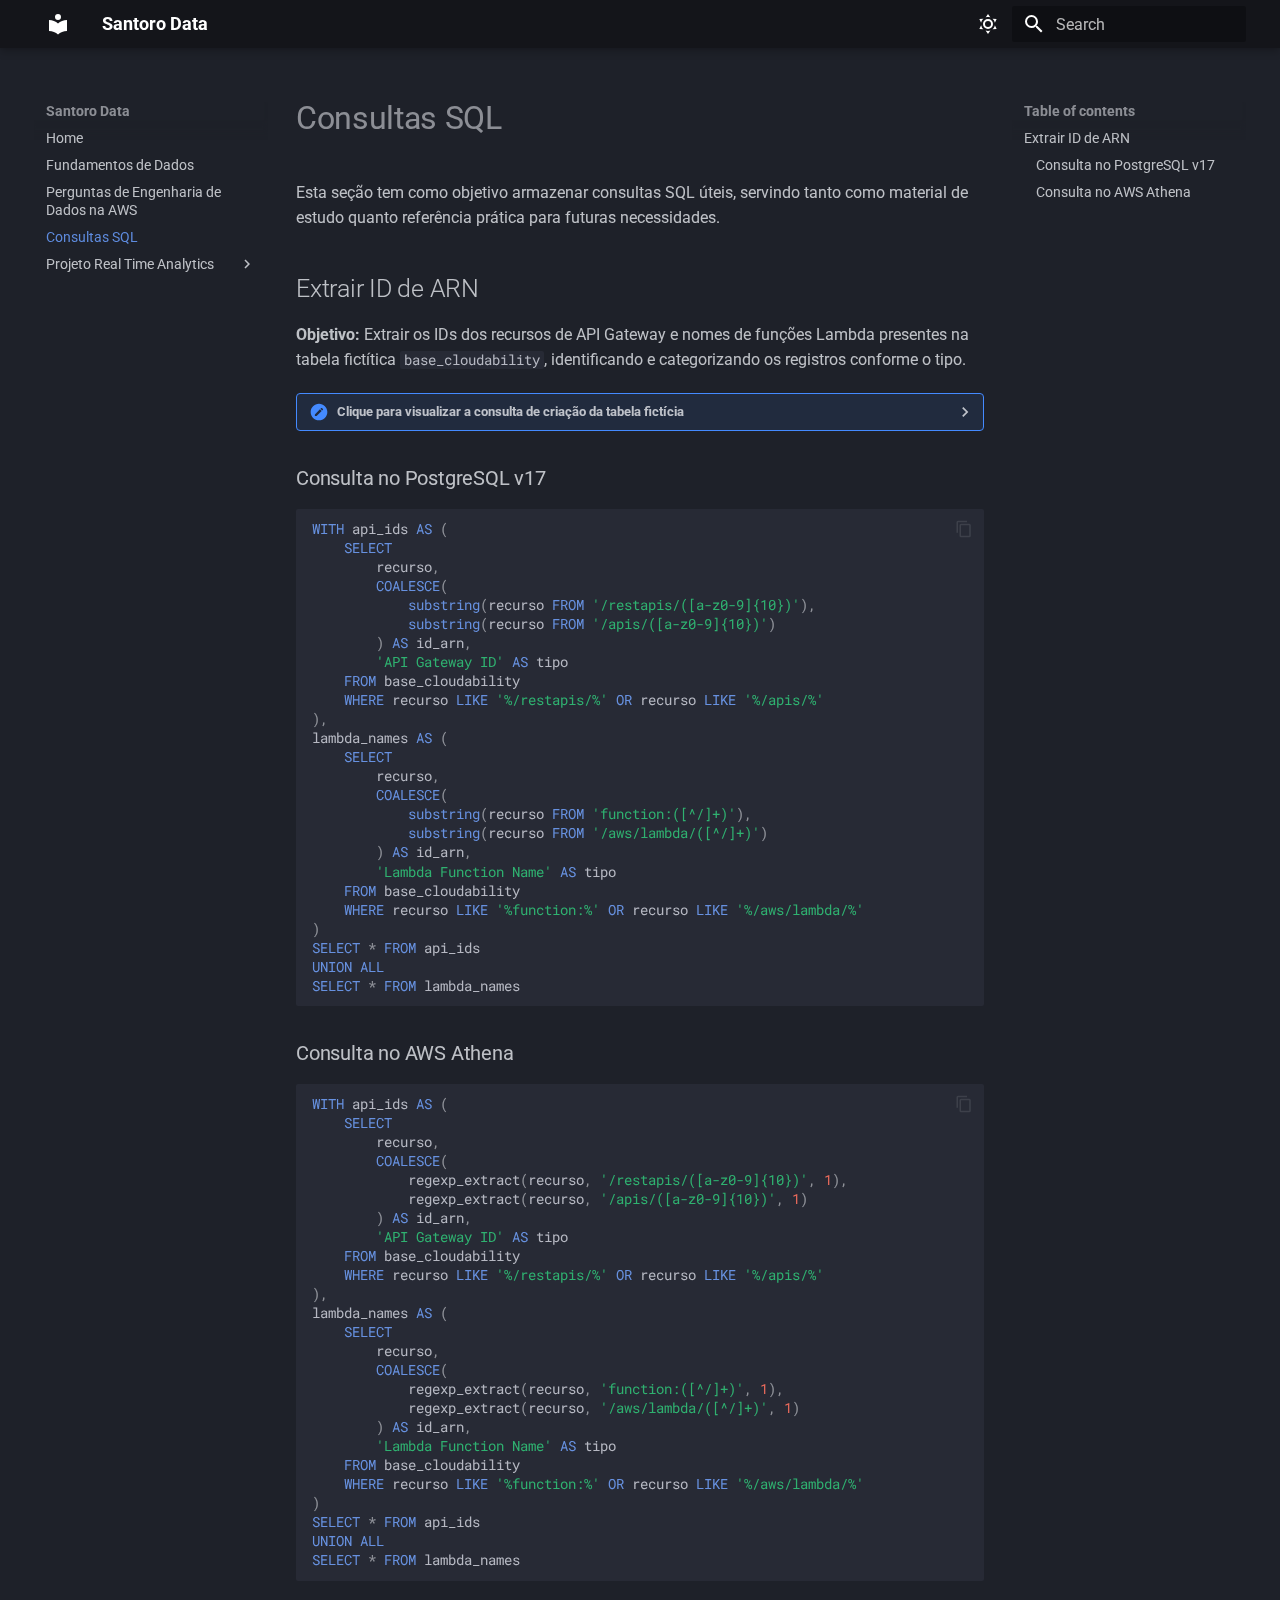
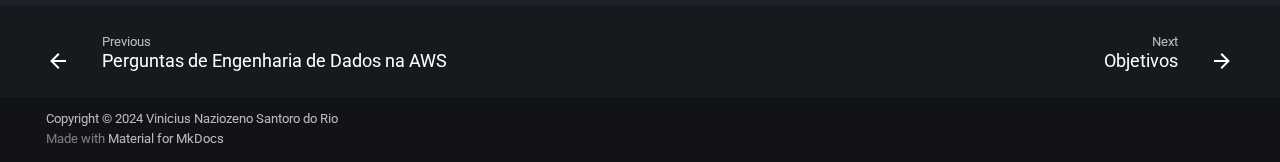
<file: 02-consultas-sql/index.html>
<!doctype html>
<html lang="en" class="no-js">
  <head>
    
      <meta charset="utf-8">
      <meta name="viewport" content="width=device-width,initial-scale=1">
      
      
      
        <link rel="canonical" href="https://sitename.example/02-consultas-sql/">
      
      
        <link rel="prev" href="../01-perguntas-de-eng-dados-aws/">
      
      
        <link rel="next" href="../Projeto%20Real%20Time%20Analytics/01-projeto-real-time-analytics/">
      
      
      <link rel="icon" href="../assets/favicon.ico">
      <meta name="generator" content="mkdocs-1.6.1, mkdocs-material-9.6.14">
    
    
      
        <title>Consultas SQL - Santoro Data</title>
      
    
    
      <link rel="stylesheet" href="../assets/stylesheets/main.342714a4.min.css">
      
        
        <link rel="stylesheet" href="../assets/stylesheets/palette.06af60db.min.css">
      
      


    
    
      
    
    
      
        
        
        <link rel="preconnect" href="https://fonts.gstatic.com" crossorigin>
        <link rel="stylesheet" href="https://fonts.googleapis.com/css?family=Roboto:300,300i,400,400i,700,700i%7CRoboto+Mono:400,400i,700,700i&display=fallback">
        <style>:root{--md-text-font:"Roboto";--md-code-font:"Roboto Mono"}</style>
      
    
    
      <link rel="stylesheet" href="../styles/custom.css">
    
    <script>__md_scope=new URL("..",location),__md_hash=e=>[...e].reduce(((e,_)=>(e<<5)-e+_.charCodeAt(0)),0),__md_get=(e,_=localStorage,t=__md_scope)=>JSON.parse(_.getItem(t.pathname+"."+e)),__md_set=(e,_,t=localStorage,a=__md_scope)=>{try{t.setItem(a.pathname+"."+e,JSON.stringify(_))}catch(e){}}</script>
    
      

    
    
    
  </head>
  
  
    
    
      
    
    
    
    
    <body dir="ltr" data-md-color-scheme="slate" data-md-color-primary="black" data-md-color-accent="indigo">
  
    
    <input class="md-toggle" data-md-toggle="drawer" type="checkbox" id="__drawer" autocomplete="off">
    <input class="md-toggle" data-md-toggle="search" type="checkbox" id="__search" autocomplete="off">
    <label class="md-overlay" for="__drawer"></label>
    <div data-md-component="skip">
      
        
        <a href="#consultas-sql" class="md-skip">
          Skip to content
        </a>
      
    </div>
    <div data-md-component="announce">
      
    </div>
    
    
      

  

<header class="md-header md-header--shadow" data-md-component="header">
  <nav class="md-header__inner md-grid" aria-label="Header">
    <a href=".." title="Santoro Data" class="md-header__button md-logo" aria-label="Santoro Data" data-md-component="logo">
      
  
  <svg xmlns="http://www.w3.org/2000/svg" viewBox="0 0 24 24"><path d="M12 8a3 3 0 0 0 3-3 3 3 0 0 0-3-3 3 3 0 0 0-3 3 3 3 0 0 0 3 3m0 3.54C9.64 9.35 6.5 8 3 8v11c3.5 0 6.64 1.35 9 3.54 2.36-2.19 5.5-3.54 9-3.54V8c-3.5 0-6.64 1.35-9 3.54"/></svg>

    </a>
    <label class="md-header__button md-icon" for="__drawer">
      
      <svg xmlns="http://www.w3.org/2000/svg" viewBox="0 0 24 24"><path d="M3 6h18v2H3zm0 5h18v2H3zm0 5h18v2H3z"/></svg>
    </label>
    <div class="md-header__title" data-md-component="header-title">
      <div class="md-header__ellipsis">
        <div class="md-header__topic">
          <span class="md-ellipsis">
            Santoro Data
          </span>
        </div>
        <div class="md-header__topic" data-md-component="header-topic">
          <span class="md-ellipsis">
            
              Consultas SQL
            
          </span>
        </div>
      </div>
    </div>
    
      
        <form class="md-header__option" data-md-component="palette">
  
    
    
    
    <input class="md-option" data-md-color-media="" data-md-color-scheme="slate" data-md-color-primary="black" data-md-color-accent="indigo"  aria-label="Dark mode"  type="radio" name="__palette" id="__palette_0">
    
      <label class="md-header__button md-icon" title="Dark mode" for="__palette_1" hidden>
        <svg xmlns="http://www.w3.org/2000/svg" viewBox="0 0 24 24"><path d="M12 7a5 5 0 0 1 5 5 5 5 0 0 1-5 5 5 5 0 0 1-5-5 5 5 0 0 1 5-5m0 2a3 3 0 0 0-3 3 3 3 0 0 0 3 3 3 3 0 0 0 3-3 3 3 0 0 0-3-3m0-7 2.39 3.42C13.65 5.15 12.84 5 12 5s-1.65.15-2.39.42zM3.34 7l4.16-.35A7.2 7.2 0 0 0 5.94 8.5c-.44.74-.69 1.5-.83 2.29zm.02 10 1.76-3.77a7.131 7.131 0 0 0 2.38 4.14zM20.65 7l-1.77 3.79a7.02 7.02 0 0 0-2.38-4.15zm-.01 10-4.14.36c.59-.51 1.12-1.14 1.54-1.86.42-.73.69-1.5.83-2.29zM12 22l-2.41-3.44c.74.27 1.55.44 2.41.44.82 0 1.63-.17 2.37-.44z"/></svg>
      </label>
    
  
    
    
    
    <input class="md-option" data-md-color-media="" data-md-color-scheme="default" data-md-color-primary="black" data-md-color-accent="indigo"  aria-label="Light mode"  type="radio" name="__palette" id="__palette_1">
    
      <label class="md-header__button md-icon" title="Light mode" for="__palette_0" hidden>
        <svg xmlns="http://www.w3.org/2000/svg" viewBox="0 0 24 24"><path d="m17.75 4.09-2.53 1.94.91 3.06-2.63-1.81-2.63 1.81.91-3.06-2.53-1.94L12.44 4l1.06-3 1.06 3zm3.5 6.91-1.64 1.25.59 1.98-1.7-1.17-1.7 1.17.59-1.98L15.75 11l2.06-.05L18.5 9l.69 1.95zm-2.28 4.95c.83-.08 1.72 1.1 1.19 1.85-.32.45-.66.87-1.08 1.27C15.17 23 8.84 23 4.94 19.07c-3.91-3.9-3.91-10.24 0-14.14.4-.4.82-.76 1.27-1.08.75-.53 1.93.36 1.85 1.19-.27 2.86.69 5.83 2.89 8.02a9.96 9.96 0 0 0 8.02 2.89m-1.64 2.02a12.08 12.08 0 0 1-7.8-3.47c-2.17-2.19-3.33-5-3.49-7.82-2.81 3.14-2.7 7.96.31 10.98 3.02 3.01 7.84 3.12 10.98.31"/></svg>
      </label>
    
  
</form>
      
    
    
      <script>var palette=__md_get("__palette");if(palette&&palette.color){if("(prefers-color-scheme)"===palette.color.media){var media=matchMedia("(prefers-color-scheme: light)"),input=document.querySelector(media.matches?"[data-md-color-media='(prefers-color-scheme: light)']":"[data-md-color-media='(prefers-color-scheme: dark)']");palette.color.media=input.getAttribute("data-md-color-media"),palette.color.scheme=input.getAttribute("data-md-color-scheme"),palette.color.primary=input.getAttribute("data-md-color-primary"),palette.color.accent=input.getAttribute("data-md-color-accent")}for(var[key,value]of Object.entries(palette.color))document.body.setAttribute("data-md-color-"+key,value)}</script>
    
    
    
      
      
        <label class="md-header__button md-icon" for="__search">
          
          <svg xmlns="http://www.w3.org/2000/svg" viewBox="0 0 24 24"><path d="M9.5 3A6.5 6.5 0 0 1 16 9.5c0 1.61-.59 3.09-1.56 4.23l.27.27h.79l5 5-1.5 1.5-5-5v-.79l-.27-.27A6.52 6.52 0 0 1 9.5 16 6.5 6.5 0 0 1 3 9.5 6.5 6.5 0 0 1 9.5 3m0 2C7 5 5 7 5 9.5S7 14 9.5 14 14 12 14 9.5 12 5 9.5 5"/></svg>
        </label>
        <div class="md-search" data-md-component="search" role="dialog">
  <label class="md-search__overlay" for="__search"></label>
  <div class="md-search__inner" role="search">
    <form class="md-search__form" name="search">
      <input type="text" class="md-search__input" name="query" aria-label="Search" placeholder="Search" autocapitalize="off" autocorrect="off" autocomplete="off" spellcheck="false" data-md-component="search-query" required>
      <label class="md-search__icon md-icon" for="__search">
        
        <svg xmlns="http://www.w3.org/2000/svg" viewBox="0 0 24 24"><path d="M9.5 3A6.5 6.5 0 0 1 16 9.5c0 1.61-.59 3.09-1.56 4.23l.27.27h.79l5 5-1.5 1.5-5-5v-.79l-.27-.27A6.52 6.52 0 0 1 9.5 16 6.5 6.5 0 0 1 3 9.5 6.5 6.5 0 0 1 9.5 3m0 2C7 5 5 7 5 9.5S7 14 9.5 14 14 12 14 9.5 12 5 9.5 5"/></svg>
        
        <svg xmlns="http://www.w3.org/2000/svg" viewBox="0 0 24 24"><path d="M20 11v2H8l5.5 5.5-1.42 1.42L4.16 12l7.92-7.92L13.5 5.5 8 11z"/></svg>
      </label>
      <nav class="md-search__options" aria-label="Search">
        
        <button type="reset" class="md-search__icon md-icon" title="Clear" aria-label="Clear" tabindex="-1">
          
          <svg xmlns="http://www.w3.org/2000/svg" viewBox="0 0 24 24"><path d="M19 6.41 17.59 5 12 10.59 6.41 5 5 6.41 10.59 12 5 17.59 6.41 19 12 13.41 17.59 19 19 17.59 13.41 12z"/></svg>
        </button>
      </nav>
      
    </form>
    <div class="md-search__output">
      <div class="md-search__scrollwrap" tabindex="0" data-md-scrollfix>
        <div class="md-search-result" data-md-component="search-result">
          <div class="md-search-result__meta">
            Initializing search
          </div>
          <ol class="md-search-result__list" role="presentation"></ol>
        </div>
      </div>
    </div>
  </div>
</div>
      
    
    
  </nav>
  
</header>
    
    <div class="md-container" data-md-component="container">
      
      
        
          
        
      
      <main class="md-main" data-md-component="main">
        <div class="md-main__inner md-grid">
          
            
              
              <div class="md-sidebar md-sidebar--primary" data-md-component="sidebar" data-md-type="navigation" >
                <div class="md-sidebar__scrollwrap">
                  <div class="md-sidebar__inner">
                    



<nav class="md-nav md-nav--primary" aria-label="Navigation" data-md-level="0">
  <label class="md-nav__title" for="__drawer">
    <a href=".." title="Santoro Data" class="md-nav__button md-logo" aria-label="Santoro Data" data-md-component="logo">
      
  
  <svg xmlns="http://www.w3.org/2000/svg" viewBox="0 0 24 24"><path d="M12 8a3 3 0 0 0 3-3 3 3 0 0 0-3-3 3 3 0 0 0-3 3 3 3 0 0 0 3 3m0 3.54C9.64 9.35 6.5 8 3 8v11c3.5 0 6.64 1.35 9 3.54 2.36-2.19 5.5-3.54 9-3.54V8c-3.5 0-6.64 1.35-9 3.54"/></svg>

    </a>
    Santoro Data
  </label>
  
  <ul class="md-nav__list" data-md-scrollfix>
    
      
      
  
  
  
  
    <li class="md-nav__item">
      <a href=".." class="md-nav__link">
        
  
  
  <span class="md-ellipsis">
    Home
    
  </span>
  

      </a>
    </li>
  

    
      
      
  
  
  
  
    <li class="md-nav__item">
      <a href="../00-fundamentos-de-dados/" class="md-nav__link">
        
  
  
  <span class="md-ellipsis">
    Fundamentos de Dados
    
  </span>
  

      </a>
    </li>
  

    
      
      
  
  
  
  
    <li class="md-nav__item">
      <a href="../01-perguntas-de-eng-dados-aws/" class="md-nav__link">
        
  
  
  <span class="md-ellipsis">
    Perguntas de Engenharia de Dados na AWS
    
  </span>
  

      </a>
    </li>
  

    
      
      
  
  
    
  
  
  
    <li class="md-nav__item md-nav__item--active">
      
      <input class="md-nav__toggle md-toggle" type="checkbox" id="__toc">
      
      
        
      
      
        <label class="md-nav__link md-nav__link--active" for="__toc">
          
  
  
  <span class="md-ellipsis">
    Consultas SQL
    
  </span>
  

          <span class="md-nav__icon md-icon"></span>
        </label>
      
      <a href="./" class="md-nav__link md-nav__link--active">
        
  
  
  <span class="md-ellipsis">
    Consultas SQL
    
  </span>
  

      </a>
      
        

<nav class="md-nav md-nav--secondary" aria-label="Table of contents">
  
  
  
    
  
  
    <label class="md-nav__title" for="__toc">
      <span class="md-nav__icon md-icon"></span>
      Table of contents
    </label>
    <ul class="md-nav__list" data-md-component="toc" data-md-scrollfix>
      
        <li class="md-nav__item">
  <a href="#extrair-id-de-arn" class="md-nav__link">
    <span class="md-ellipsis">
      Extrair ID de ARN
    </span>
  </a>
  
    <nav class="md-nav" aria-label="Extrair ID de ARN">
      <ul class="md-nav__list">
        
          <li class="md-nav__item">
  <a href="#consulta-no-postgresql-v17" class="md-nav__link">
    <span class="md-ellipsis">
      Consulta no PostgreSQL v17
    </span>
  </a>
  
</li>
        
          <li class="md-nav__item">
  <a href="#consulta-no-aws-athena" class="md-nav__link">
    <span class="md-ellipsis">
      Consulta no AWS Athena
    </span>
  </a>
  
</li>
        
      </ul>
    </nav>
  
</li>
      
    </ul>
  
</nav>
      
    </li>
  

    
      
      
  
  
  
  
    
    
    
    
    
    <li class="md-nav__item md-nav__item--nested">
      
        
        
        <input class="md-nav__toggle md-toggle " type="checkbox" id="__nav_5" >
        
          
          <label class="md-nav__link" for="__nav_5" id="__nav_5_label" tabindex="0">
            
  
  
  <span class="md-ellipsis">
    Projeto Real Time Analytics
    
  </span>
  

            <span class="md-nav__icon md-icon"></span>
          </label>
        
        <nav class="md-nav" data-md-level="1" aria-labelledby="__nav_5_label" aria-expanded="false">
          <label class="md-nav__title" for="__nav_5">
            <span class="md-nav__icon md-icon"></span>
            Projeto Real Time Analytics
          </label>
          <ul class="md-nav__list" data-md-scrollfix>
            
              
                
  
  
  
  
    <li class="md-nav__item">
      <a href="../Projeto%20Real%20Time%20Analytics/01-projeto-real-time-analytics/" class="md-nav__link">
        
  
  
  <span class="md-ellipsis">
    Objetivos
    
  </span>
  

      </a>
    </li>
  

              
            
              
                
  
  
  
  
    <li class="md-nav__item">
      <a href="../Projeto%20Real%20Time%20Analytics/02-conceitos-importantes/" class="md-nav__link">
        
  
  
  <span class="md-ellipsis">
    Conceitos Importantes
    
  </span>
  

      </a>
    </li>
  

              
            
          </ul>
        </nav>
      
    </li>
  

    
  </ul>
</nav>
                  </div>
                </div>
              </div>
            
            
              
              <div class="md-sidebar md-sidebar--secondary" data-md-component="sidebar" data-md-type="toc" >
                <div class="md-sidebar__scrollwrap">
                  <div class="md-sidebar__inner">
                    

<nav class="md-nav md-nav--secondary" aria-label="Table of contents">
  
  
  
    
  
  
    <label class="md-nav__title" for="__toc">
      <span class="md-nav__icon md-icon"></span>
      Table of contents
    </label>
    <ul class="md-nav__list" data-md-component="toc" data-md-scrollfix>
      
        <li class="md-nav__item">
  <a href="#extrair-id-de-arn" class="md-nav__link">
    <span class="md-ellipsis">
      Extrair ID de ARN
    </span>
  </a>
  
    <nav class="md-nav" aria-label="Extrair ID de ARN">
      <ul class="md-nav__list">
        
          <li class="md-nav__item">
  <a href="#consulta-no-postgresql-v17" class="md-nav__link">
    <span class="md-ellipsis">
      Consulta no PostgreSQL v17
    </span>
  </a>
  
</li>
        
          <li class="md-nav__item">
  <a href="#consulta-no-aws-athena" class="md-nav__link">
    <span class="md-ellipsis">
      Consulta no AWS Athena
    </span>
  </a>
  
</li>
        
      </ul>
    </nav>
  
</li>
      
    </ul>
  
</nav>
                  </div>
                </div>
              </div>
            
          
          
            <div class="md-content" data-md-component="content">
              <article class="md-content__inner md-typeset">
                
                  



<h1 id="consultas-sql"><strong>Consultas SQL</strong></h1>
<p>Esta seção tem como objetivo armazenar consultas SQL úteis, servindo tanto como material de estudo quanto referência prática para futuras necessidades.</p>
<h2 id="extrair-id-de-arn">Extrair ID de ARN</h2>
<p><strong>Objetivo:</strong> Extrair os IDs dos recursos de API Gateway e nomes de funções Lambda presentes na tabela fictítica <code>base_cloudability</code>, identificando e categorizando os registros conforme o tipo.</p>
<details>
<summary>Clique para visualizar a consulta de criação da tabela fictícia</summary>

<div class="language-sql highlight"><pre><span></span><code><span id="__span-0-1"><a id="__codelineno-0-1" name="__codelineno-0-1" href="#__codelineno-0-1"></a><span class="k">CREATE</span><span class="w"> </span><span class="k">TABLE</span><span class="w"> </span><span class="n">base_cloudability</span><span class="w"> </span><span class="p">(</span>
</span><span id="__span-0-2"><a id="__codelineno-0-2" name="__codelineno-0-2" href="#__codelineno-0-2"></a><span class="w">    </span><span class="n">tipo_recurso</span><span class="w"> </span><span class="nb">VARCHAR</span><span class="p">(</span><span class="mi">50</span><span class="p">),</span>
</span><span id="__span-0-3"><a id="__codelineno-0-3" name="__codelineno-0-3" href="#__codelineno-0-3"></a><span class="w">    </span><span class="n">recurso</span><span class="w"> </span><span class="nb">TEXT</span>
</span><span id="__span-0-4"><a id="__codelineno-0-4" name="__codelineno-0-4" href="#__codelineno-0-4"></a><span class="p">);</span>
</span><span id="__span-0-5"><a id="__codelineno-0-5" name="__codelineno-0-5" href="#__codelineno-0-5"></a>
</span><span id="__span-0-6"><a id="__codelineno-0-6" name="__codelineno-0-6" href="#__codelineno-0-6"></a><span class="k">INSERT</span><span class="w"> </span><span class="k">INTO</span><span class="w"> </span><span class="n">base_cloudability</span><span class="w"> </span><span class="p">(</span><span class="n">tipo_recurso</span><span class="p">,</span><span class="w"> </span><span class="n">recurso</span><span class="p">)</span><span class="w"> </span><span class="k">VALUES</span>
</span><span id="__span-0-7"><a id="__codelineno-0-7" name="__codelineno-0-7" href="#__codelineno-0-7"></a><span class="p">(</span><span class="s1">&#39;API Gateway&#39;</span><span class="p">,</span><span class="w"> </span><span class="s1">&#39;arn:aws:apigateway:us-east-1::/apis/aa11bb22cc/resources/abc123/method/GET&#39;</span><span class="p">),</span>
</span><span id="__span-0-8"><a id="__codelineno-0-8" name="__codelineno-0-8" href="#__codelineno-0-8"></a><span class="p">(</span><span class="s1">&#39;API Gateway&#39;</span><span class="p">,</span><span class="w"> </span><span class="s1">&#39;arn:aws:apigateway:us-east-1::/apis/dd33ee44ff/resources/def456/method/POST&#39;</span><span class="p">),</span>
</span><span id="__span-0-9"><a id="__codelineno-0-9" name="__codelineno-0-9" href="#__codelineno-0-9"></a><span class="p">(</span><span class="s1">&#39;API Gateway&#39;</span><span class="p">,</span><span class="w"> </span><span class="s1">&#39;arn:aws:apigateway:us-east-1::/restapis/gg55hh66ii/resources/ghi789/method/PUT&#39;</span><span class="p">),</span>
</span><span id="__span-0-10"><a id="__codelineno-0-10" name="__codelineno-0-10" href="#__codelineno-0-10"></a><span class="p">(</span><span class="s1">&#39;API Gateway&#39;</span><span class="p">,</span><span class="w"> </span><span class="s1">&#39;arn:aws:apigateway:us-east-1::/restapis/jj77kk88ll/resources/jkl012/method/DELETE&#39;</span><span class="p">),</span>
</span><span id="__span-0-11"><a id="__codelineno-0-11" name="__codelineno-0-11" href="#__codelineno-0-11"></a><span class="p">(</span><span class="s1">&#39;API Gateway&#39;</span><span class="p">,</span><span class="w"> </span><span class="s1">&#39;arn:aws:apigateway:us-east-1::/restapis/mm99nn00oo/resources/mno345/method/PATCH&#39;</span><span class="p">),</span>
</span><span id="__span-0-12"><a id="__codelineno-0-12" name="__codelineno-0-12" href="#__codelineno-0-12"></a><span class="p">(</span><span class="s1">&#39;API Gateway&#39;</span><span class="p">,</span><span class="w"> </span><span class="s1">&#39;arn:aws:apigateway:us-east-1::/restapis/pp11qq22rr/resources/pqr678/method/GET&#39;</span><span class="p">),</span>
</span><span id="__span-0-13"><a id="__codelineno-0-13" name="__codelineno-0-13" href="#__codelineno-0-13"></a><span class="p">(</span><span class="s1">&#39;API Gateway&#39;</span><span class="p">,</span><span class="w"> </span><span class="s1">&#39;arn:aws:apigateway:us-east-1::/restapis/ss33tt44uu/resources/stu901/method/POST&#39;</span><span class="p">),</span>
</span><span id="__span-0-14"><a id="__codelineno-0-14" name="__codelineno-0-14" href="#__codelineno-0-14"></a><span class="p">(</span><span class="s1">&#39;API Gateway&#39;</span><span class="p">,</span><span class="w"> </span><span class="s1">&#39;arn:aws:apigateway:us-east-1::/restapis/vv55ww66xx/resources/vwx234/method/PUT&#39;</span><span class="p">),</span>
</span><span id="__span-0-15"><a id="__codelineno-0-15" name="__codelineno-0-15" href="#__codelineno-0-15"></a><span class="p">(</span><span class="s1">&#39;API Gateway&#39;</span><span class="p">,</span><span class="w"> </span><span class="s1">&#39;arn:aws:apigateway:us-east-1::/restapis/yy77zz88aa/resources/yzb567/method/DELETE&#39;</span><span class="p">),</span>
</span><span id="__span-0-16"><a id="__codelineno-0-16" name="__codelineno-0-16" href="#__codelineno-0-16"></a><span class="p">(</span><span class="s1">&#39;API Gateway&#39;</span><span class="p">,</span><span class="w"> </span><span class="s1">&#39;arn:aws:apigateway:us-east-1::/restapis/bb99cc00dd/resources/bcd890/method/PATCH&#39;</span><span class="p">),</span>
</span><span id="__span-0-17"><a id="__codelineno-0-17" name="__codelineno-0-17" href="#__codelineno-0-17"></a>
</span><span id="__span-0-18"><a id="__codelineno-0-18" name="__codelineno-0-18" href="#__codelineno-0-18"></a><span class="p">(</span><span class="s1">&#39;Log API Gateway&#39;</span><span class="p">,</span><span class="w"> </span><span class="s1">&#39;arn:aws:logs:us-east-1:123456789012:log-group:API-Gateway-Execution-Logs_aa11bb22cc/prod&#39;</span><span class="p">),</span>
</span><span id="__span-0-19"><a id="__codelineno-0-19" name="__codelineno-0-19" href="#__codelineno-0-19"></a><span class="p">(</span><span class="s1">&#39;Log API Gateway&#39;</span><span class="p">,</span><span class="w"> </span><span class="s1">&#39;arn:aws:logs:us-east-1:123456789012:log-group:API-Gateway-Execution-Logs_dd33ee44ff/prod&#39;</span><span class="p">),</span>
</span><span id="__span-0-20"><a id="__codelineno-0-20" name="__codelineno-0-20" href="#__codelineno-0-20"></a><span class="p">(</span><span class="s1">&#39;Log API Gateway&#39;</span><span class="p">,</span><span class="w"> </span><span class="s1">&#39;arn:aws:logs:us-east-1:123456789012:log-group:API-Gateway-Execution-Logs_gg55hh66ii/prod&#39;</span><span class="p">),</span>
</span><span id="__span-0-21"><a id="__codelineno-0-21" name="__codelineno-0-21" href="#__codelineno-0-21"></a><span class="p">(</span><span class="s1">&#39;Log API Gateway&#39;</span><span class="p">,</span><span class="w"> </span><span class="s1">&#39;arn:aws:logs:us-east-1:123456789012:log-group:API-Gateway-Execution-Logs_jj77kk88ll/prod&#39;</span><span class="p">),</span>
</span><span id="__span-0-22"><a id="__codelineno-0-22" name="__codelineno-0-22" href="#__codelineno-0-22"></a><span class="p">(</span><span class="s1">&#39;Log API Gateway&#39;</span><span class="p">,</span><span class="w"> </span><span class="s1">&#39;arn:aws:logs:us-east-1:123456789012:log-group:API-Gateway-Execution-Logs_mm99nn00oo/prod&#39;</span><span class="p">),</span>
</span><span id="__span-0-23"><a id="__codelineno-0-23" name="__codelineno-0-23" href="#__codelineno-0-23"></a><span class="p">(</span><span class="s1">&#39;Log API Gateway&#39;</span><span class="p">,</span><span class="w"> </span><span class="s1">&#39;arn:aws:logs:us-east-1:123456789012:log-group:api-gateway-access-logs_pp11qq22rr_prod&#39;</span><span class="p">),</span>
</span><span id="__span-0-24"><a id="__codelineno-0-24" name="__codelineno-0-24" href="#__codelineno-0-24"></a><span class="p">(</span><span class="s1">&#39;Log API Gateway&#39;</span><span class="p">,</span><span class="w"> </span><span class="s1">&#39;arn:aws:logs:us-east-1:123456789012:log-group:api-gateway-access-logs_ss33tt44uu_prod&#39;</span><span class="p">),</span>
</span><span id="__span-0-25"><a id="__codelineno-0-25" name="__codelineno-0-25" href="#__codelineno-0-25"></a><span class="p">(</span><span class="s1">&#39;Log API Gateway&#39;</span><span class="p">,</span><span class="w"> </span><span class="s1">&#39;arn:aws:logs:us-east-1:123456789012:log-group:api-gateway-access-logs_vv55ww66xx_prod&#39;</span><span class="p">),</span>
</span><span id="__span-0-26"><a id="__codelineno-0-26" name="__codelineno-0-26" href="#__codelineno-0-26"></a><span class="p">(</span><span class="s1">&#39;Log API Gateway&#39;</span><span class="p">,</span><span class="w"> </span><span class="s1">&#39;arn:aws:logs:us-east-1:123456789012:log-group:api-gateway-access-logs_yy77zz88aa_prod&#39;</span><span class="p">),</span>
</span><span id="__span-0-27"><a id="__codelineno-0-27" name="__codelineno-0-27" href="#__codelineno-0-27"></a><span class="p">(</span><span class="s1">&#39;Log API Gateway&#39;</span><span class="p">,</span><span class="w"> </span><span class="s1">&#39;arn:aws:logs:us-east-1:123456789012:log-group:api-gateway-access-logs_bb99cc00dd_prod&#39;</span><span class="p">),</span>
</span><span id="__span-0-28"><a id="__codelineno-0-28" name="__codelineno-0-28" href="#__codelineno-0-28"></a>
</span><span id="__span-0-29"><a id="__codelineno-0-29" name="__codelineno-0-29" href="#__codelineno-0-29"></a><span class="p">(</span><span class="s1">&#39;Lambda Authorizer&#39;</span><span class="p">,</span><span class="w"> </span><span class="s1">&#39;arn:aws:lambda:us-east-1:123456789012:function:valida-token-api1&#39;</span><span class="p">),</span>
</span><span id="__span-0-30"><a id="__codelineno-0-30" name="__codelineno-0-30" href="#__codelineno-0-30"></a><span class="p">(</span><span class="s1">&#39;Lambda Authorizer&#39;</span><span class="p">,</span><span class="w"> </span><span class="s1">&#39;arn:aws:lambda:us-east-1:123456789012:function:valida-token-api2&#39;</span><span class="p">),</span>
</span><span id="__span-0-31"><a id="__codelineno-0-31" name="__codelineno-0-31" href="#__codelineno-0-31"></a><span class="p">(</span><span class="s1">&#39;Lambda Authorizer&#39;</span><span class="p">,</span><span class="w"> </span><span class="s1">&#39;arn:aws:lambda:us-east-1:123456789012:function:valida-token-api3&#39;</span><span class="p">),</span>
</span><span id="__span-0-32"><a id="__codelineno-0-32" name="__codelineno-0-32" href="#__codelineno-0-32"></a><span class="p">(</span><span class="s1">&#39;Lambda Authorizer&#39;</span><span class="p">,</span><span class="w"> </span><span class="s1">&#39;arn:aws:lambda:us-east-1:123456789012:function:valida-token-api4&#39;</span><span class="p">),</span>
</span><span id="__span-0-33"><a id="__codelineno-0-33" name="__codelineno-0-33" href="#__codelineno-0-33"></a><span class="p">(</span><span class="s1">&#39;Lambda Authorizer&#39;</span><span class="p">,</span><span class="w"> </span><span class="s1">&#39;arn:aws:lambda:us-east-1:123456789012:function:valida-token-api5&#39;</span><span class="p">),</span>
</span><span id="__span-0-34"><a id="__codelineno-0-34" name="__codelineno-0-34" href="#__codelineno-0-34"></a><span class="p">(</span><span class="s1">&#39;Lambda Authorizer&#39;</span><span class="p">,</span><span class="w"> </span><span class="s1">&#39;arn:aws:lambda:us-east-1:123456789012:function:valida-token-api6&#39;</span><span class="p">),</span>
</span><span id="__span-0-35"><a id="__codelineno-0-35" name="__codelineno-0-35" href="#__codelineno-0-35"></a><span class="p">(</span><span class="s1">&#39;Lambda Authorizer&#39;</span><span class="p">,</span><span class="w"> </span><span class="s1">&#39;arn:aws:lambda:us-east-1:123456789012:function:valida-token-api7&#39;</span><span class="p">),</span>
</span><span id="__span-0-36"><a id="__codelineno-0-36" name="__codelineno-0-36" href="#__codelineno-0-36"></a><span class="p">(</span><span class="s1">&#39;Lambda Authorizer&#39;</span><span class="p">,</span><span class="w"> </span><span class="s1">&#39;arn:aws:lambda:us-east-1:123456789012:function:valida-token-api8&#39;</span><span class="p">),</span>
</span><span id="__span-0-37"><a id="__codelineno-0-37" name="__codelineno-0-37" href="#__codelineno-0-37"></a><span class="p">(</span><span class="s1">&#39;Lambda Authorizer&#39;</span><span class="p">,</span><span class="w"> </span><span class="s1">&#39;arn:aws:lambda:us-east-1:123456789012:function:valida-token-api9&#39;</span><span class="p">),</span>
</span><span id="__span-0-38"><a id="__codelineno-0-38" name="__codelineno-0-38" href="#__codelineno-0-38"></a><span class="p">(</span><span class="s1">&#39;Lambda Authorizer&#39;</span><span class="p">,</span><span class="w"> </span><span class="s1">&#39;arn:aws:lambda:us-east-1:123456789012:function:valida-token-api10&#39;</span><span class="p">),</span>
</span><span id="__span-0-39"><a id="__codelineno-0-39" name="__codelineno-0-39" href="#__codelineno-0-39"></a>
</span><span id="__span-0-40"><a id="__codelineno-0-40" name="__codelineno-0-40" href="#__codelineno-0-40"></a><span class="p">(</span><span class="s1">&#39;Log Lambda Authorizer&#39;</span><span class="p">,</span><span class="w"> </span><span class="s1">&#39;arn:aws:logs:us-east-1:123456789012:log-group:/aws/lambda/valida-token-api1&#39;</span><span class="p">),</span>
</span><span id="__span-0-41"><a id="__codelineno-0-41" name="__codelineno-0-41" href="#__codelineno-0-41"></a><span class="p">(</span><span class="s1">&#39;Log Lambda Authorizer&#39;</span><span class="p">,</span><span class="w"> </span><span class="s1">&#39;arn:aws:logs:us-east-1:123456789012:log-group:/aws/lambda/valida-token-api2&#39;</span><span class="p">),</span>
</span><span id="__span-0-42"><a id="__codelineno-0-42" name="__codelineno-0-42" href="#__codelineno-0-42"></a><span class="p">(</span><span class="s1">&#39;Log Lambda Authorizer&#39;</span><span class="p">,</span><span class="w"> </span><span class="s1">&#39;arn:aws:logs:us-east-1:123456789012:log-group:/aws/lambda/valida-token-api3&#39;</span><span class="p">),</span>
</span><span id="__span-0-43"><a id="__codelineno-0-43" name="__codelineno-0-43" href="#__codelineno-0-43"></a><span class="p">(</span><span class="s1">&#39;Log Lambda Authorizer&#39;</span><span class="p">,</span><span class="w"> </span><span class="s1">&#39;arn:aws:logs:us-east-1:123456789012:log-group:/aws/lambda/valida-token-api4&#39;</span><span class="p">),</span>
</span><span id="__span-0-44"><a id="__codelineno-0-44" name="__codelineno-0-44" href="#__codelineno-0-44"></a><span class="p">(</span><span class="s1">&#39;Log Lambda Authorizer&#39;</span><span class="p">,</span><span class="w"> </span><span class="s1">&#39;arn:aws:logs:us-east-1:123456789012:log-group:/aws/lambda/valida-token-api5&#39;</span><span class="p">),</span>
</span><span id="__span-0-45"><a id="__codelineno-0-45" name="__codelineno-0-45" href="#__codelineno-0-45"></a><span class="p">(</span><span class="s1">&#39;Log Lambda Authorizer&#39;</span><span class="p">,</span><span class="w"> </span><span class="s1">&#39;arn:aws:logs:us-east-1:123456789012:log-group:/aws/lambda/valida-token-api6&#39;</span><span class="p">),</span>
</span><span id="__span-0-46"><a id="__codelineno-0-46" name="__codelineno-0-46" href="#__codelineno-0-46"></a><span class="p">(</span><span class="s1">&#39;Log Lambda Authorizer&#39;</span><span class="p">,</span><span class="w"> </span><span class="s1">&#39;arn:aws:logs:us-east-1:123456789012:log-group:/aws/lambda/valida-token-api7&#39;</span><span class="p">),</span>
</span><span id="__span-0-47"><a id="__codelineno-0-47" name="__codelineno-0-47" href="#__codelineno-0-47"></a><span class="p">(</span><span class="s1">&#39;Log Lambda Authorizer&#39;</span><span class="p">,</span><span class="w"> </span><span class="s1">&#39;arn:aws:logs:us-east-1:123456789012:log-group:/aws/lambda/valida-token-api8&#39;</span><span class="p">),</span>
</span><span id="__span-0-48"><a id="__codelineno-0-48" name="__codelineno-0-48" href="#__codelineno-0-48"></a><span class="p">(</span><span class="s1">&#39;Log Lambda Authorizer&#39;</span><span class="p">,</span><span class="w"> </span><span class="s1">&#39;arn:aws:logs:us-east-1:123456789012:log-group:/aws/lambda/valida-token-api9&#39;</span><span class="p">),</span>
</span><span id="__span-0-49"><a id="__codelineno-0-49" name="__codelineno-0-49" href="#__codelineno-0-49"></a><span class="p">(</span><span class="s1">&#39;Log Lambda Authorizer&#39;</span><span class="p">,</span><span class="w"> </span><span class="s1">&#39;arn:aws:logs:us-east-1:123456789012:log-group:/aws/lambda/valida-token-api10&#39;</span><span class="p">);</span>
</span></code></pre></div>
</details>

<h3 id="consulta-no-postgresql-v17">Consulta no PostgreSQL v17</h3>
<div class="language-sql highlight"><pre><span></span><code><span id="__span-1-1"><a id="__codelineno-1-1" name="__codelineno-1-1" href="#__codelineno-1-1"></a><span class="k">WITH</span><span class="w"> </span><span class="n">api_ids</span><span class="w"> </span><span class="k">AS</span><span class="w"> </span><span class="p">(</span>
</span><span id="__span-1-2"><a id="__codelineno-1-2" name="__codelineno-1-2" href="#__codelineno-1-2"></a><span class="w">    </span><span class="k">SELECT</span>
</span><span id="__span-1-3"><a id="__codelineno-1-3" name="__codelineno-1-3" href="#__codelineno-1-3"></a><span class="w">        </span><span class="n">recurso</span><span class="p">,</span>
</span><span id="__span-1-4"><a id="__codelineno-1-4" name="__codelineno-1-4" href="#__codelineno-1-4"></a><span class="w">        </span><span class="k">COALESCE</span><span class="p">(</span>
</span><span id="__span-1-5"><a id="__codelineno-1-5" name="__codelineno-1-5" href="#__codelineno-1-5"></a><span class="w">            </span><span class="k">substring</span><span class="p">(</span><span class="n">recurso</span><span class="w"> </span><span class="k">FROM</span><span class="w"> </span><span class="s1">&#39;/restapis/([a-z0-9]{10})&#39;</span><span class="p">),</span>
</span><span id="__span-1-6"><a id="__codelineno-1-6" name="__codelineno-1-6" href="#__codelineno-1-6"></a><span class="w">            </span><span class="k">substring</span><span class="p">(</span><span class="n">recurso</span><span class="w"> </span><span class="k">FROM</span><span class="w"> </span><span class="s1">&#39;/apis/([a-z0-9]{10})&#39;</span><span class="p">)</span>
</span><span id="__span-1-7"><a id="__codelineno-1-7" name="__codelineno-1-7" href="#__codelineno-1-7"></a><span class="w">        </span><span class="p">)</span><span class="w"> </span><span class="k">AS</span><span class="w"> </span><span class="n">id_arn</span><span class="p">,</span>
</span><span id="__span-1-8"><a id="__codelineno-1-8" name="__codelineno-1-8" href="#__codelineno-1-8"></a><span class="w">        </span><span class="s1">&#39;API Gateway ID&#39;</span><span class="w"> </span><span class="k">AS</span><span class="w"> </span><span class="n">tipo</span>
</span><span id="__span-1-9"><a id="__codelineno-1-9" name="__codelineno-1-9" href="#__codelineno-1-9"></a><span class="w">    </span><span class="k">FROM</span><span class="w"> </span><span class="n">base_cloudability</span>
</span><span id="__span-1-10"><a id="__codelineno-1-10" name="__codelineno-1-10" href="#__codelineno-1-10"></a><span class="w">    </span><span class="k">WHERE</span><span class="w"> </span><span class="n">recurso</span><span class="w"> </span><span class="k">LIKE</span><span class="w"> </span><span class="s1">&#39;%/restapis/%&#39;</span><span class="w"> </span><span class="k">OR</span><span class="w"> </span><span class="n">recurso</span><span class="w"> </span><span class="k">LIKE</span><span class="w"> </span><span class="s1">&#39;%/apis/%&#39;</span>
</span><span id="__span-1-11"><a id="__codelineno-1-11" name="__codelineno-1-11" href="#__codelineno-1-11"></a><span class="p">),</span>
</span><span id="__span-1-12"><a id="__codelineno-1-12" name="__codelineno-1-12" href="#__codelineno-1-12"></a><span class="n">lambda_names</span><span class="w"> </span><span class="k">AS</span><span class="w"> </span><span class="p">(</span>
</span><span id="__span-1-13"><a id="__codelineno-1-13" name="__codelineno-1-13" href="#__codelineno-1-13"></a><span class="w">    </span><span class="k">SELECT</span>
</span><span id="__span-1-14"><a id="__codelineno-1-14" name="__codelineno-1-14" href="#__codelineno-1-14"></a><span class="w">        </span><span class="n">recurso</span><span class="p">,</span>
</span><span id="__span-1-15"><a id="__codelineno-1-15" name="__codelineno-1-15" href="#__codelineno-1-15"></a><span class="w">        </span><span class="k">COALESCE</span><span class="p">(</span>
</span><span id="__span-1-16"><a id="__codelineno-1-16" name="__codelineno-1-16" href="#__codelineno-1-16"></a><span class="w">            </span><span class="k">substring</span><span class="p">(</span><span class="n">recurso</span><span class="w"> </span><span class="k">FROM</span><span class="w"> </span><span class="s1">&#39;function:([^/]+)&#39;</span><span class="p">),</span>
</span><span id="__span-1-17"><a id="__codelineno-1-17" name="__codelineno-1-17" href="#__codelineno-1-17"></a><span class="w">            </span><span class="k">substring</span><span class="p">(</span><span class="n">recurso</span><span class="w"> </span><span class="k">FROM</span><span class="w"> </span><span class="s1">&#39;/aws/lambda/([^/]+)&#39;</span><span class="p">)</span>
</span><span id="__span-1-18"><a id="__codelineno-1-18" name="__codelineno-1-18" href="#__codelineno-1-18"></a><span class="w">        </span><span class="p">)</span><span class="w"> </span><span class="k">AS</span><span class="w"> </span><span class="n">id_arn</span><span class="p">,</span>
</span><span id="__span-1-19"><a id="__codelineno-1-19" name="__codelineno-1-19" href="#__codelineno-1-19"></a><span class="w">        </span><span class="s1">&#39;Lambda Function Name&#39;</span><span class="w"> </span><span class="k">AS</span><span class="w"> </span><span class="n">tipo</span>
</span><span id="__span-1-20"><a id="__codelineno-1-20" name="__codelineno-1-20" href="#__codelineno-1-20"></a><span class="w">    </span><span class="k">FROM</span><span class="w"> </span><span class="n">base_cloudability</span>
</span><span id="__span-1-21"><a id="__codelineno-1-21" name="__codelineno-1-21" href="#__codelineno-1-21"></a><span class="w">    </span><span class="k">WHERE</span><span class="w"> </span><span class="n">recurso</span><span class="w"> </span><span class="k">LIKE</span><span class="w"> </span><span class="s1">&#39;%function:%&#39;</span><span class="w"> </span><span class="k">OR</span><span class="w"> </span><span class="n">recurso</span><span class="w"> </span><span class="k">LIKE</span><span class="w"> </span><span class="s1">&#39;%/aws/lambda/%&#39;</span>
</span><span id="__span-1-22"><a id="__codelineno-1-22" name="__codelineno-1-22" href="#__codelineno-1-22"></a><span class="p">)</span>
</span><span id="__span-1-23"><a id="__codelineno-1-23" name="__codelineno-1-23" href="#__codelineno-1-23"></a><span class="k">SELECT</span><span class="w"> </span><span class="o">*</span><span class="w"> </span><span class="k">FROM</span><span class="w"> </span><span class="n">api_ids</span>
</span><span id="__span-1-24"><a id="__codelineno-1-24" name="__codelineno-1-24" href="#__codelineno-1-24"></a><span class="k">UNION</span><span class="w"> </span><span class="k">ALL</span>
</span><span id="__span-1-25"><a id="__codelineno-1-25" name="__codelineno-1-25" href="#__codelineno-1-25"></a><span class="k">SELECT</span><span class="w"> </span><span class="o">*</span><span class="w"> </span><span class="k">FROM</span><span class="w"> </span><span class="n">lambda_names</span>
</span></code></pre></div>
<h3 id="consulta-no-aws-athena">Consulta no AWS Athena</h3>
<div class="language-sql highlight"><pre><span></span><code><span id="__span-2-1"><a id="__codelineno-2-1" name="__codelineno-2-1" href="#__codelineno-2-1"></a><span class="k">WITH</span><span class="w"> </span><span class="n">api_ids</span><span class="w"> </span><span class="k">AS</span><span class="w"> </span><span class="p">(</span>
</span><span id="__span-2-2"><a id="__codelineno-2-2" name="__codelineno-2-2" href="#__codelineno-2-2"></a><span class="w">    </span><span class="k">SELECT</span>
</span><span id="__span-2-3"><a id="__codelineno-2-3" name="__codelineno-2-3" href="#__codelineno-2-3"></a><span class="w">        </span><span class="n">recurso</span><span class="p">,</span>
</span><span id="__span-2-4"><a id="__codelineno-2-4" name="__codelineno-2-4" href="#__codelineno-2-4"></a><span class="w">        </span><span class="k">COALESCE</span><span class="p">(</span>
</span><span id="__span-2-5"><a id="__codelineno-2-5" name="__codelineno-2-5" href="#__codelineno-2-5"></a><span class="w">            </span><span class="n">regexp_extract</span><span class="p">(</span><span class="n">recurso</span><span class="p">,</span><span class="w"> </span><span class="s1">&#39;/restapis/([a-z0-9]{10})&#39;</span><span class="p">,</span><span class="w"> </span><span class="mi">1</span><span class="p">),</span>
</span><span id="__span-2-6"><a id="__codelineno-2-6" name="__codelineno-2-6" href="#__codelineno-2-6"></a><span class="w">            </span><span class="n">regexp_extract</span><span class="p">(</span><span class="n">recurso</span><span class="p">,</span><span class="w"> </span><span class="s1">&#39;/apis/([a-z0-9]{10})&#39;</span><span class="p">,</span><span class="w"> </span><span class="mi">1</span><span class="p">)</span>
</span><span id="__span-2-7"><a id="__codelineno-2-7" name="__codelineno-2-7" href="#__codelineno-2-7"></a><span class="w">        </span><span class="p">)</span><span class="w"> </span><span class="k">AS</span><span class="w"> </span><span class="n">id_arn</span><span class="p">,</span>
</span><span id="__span-2-8"><a id="__codelineno-2-8" name="__codelineno-2-8" href="#__codelineno-2-8"></a><span class="w">        </span><span class="s1">&#39;API Gateway ID&#39;</span><span class="w"> </span><span class="k">AS</span><span class="w"> </span><span class="n">tipo</span>
</span><span id="__span-2-9"><a id="__codelineno-2-9" name="__codelineno-2-9" href="#__codelineno-2-9"></a><span class="w">    </span><span class="k">FROM</span><span class="w"> </span><span class="n">base_cloudability</span>
</span><span id="__span-2-10"><a id="__codelineno-2-10" name="__codelineno-2-10" href="#__codelineno-2-10"></a><span class="w">    </span><span class="k">WHERE</span><span class="w"> </span><span class="n">recurso</span><span class="w"> </span><span class="k">LIKE</span><span class="w"> </span><span class="s1">&#39;%/restapis/%&#39;</span><span class="w"> </span><span class="k">OR</span><span class="w"> </span><span class="n">recurso</span><span class="w"> </span><span class="k">LIKE</span><span class="w"> </span><span class="s1">&#39;%/apis/%&#39;</span>
</span><span id="__span-2-11"><a id="__codelineno-2-11" name="__codelineno-2-11" href="#__codelineno-2-11"></a><span class="p">),</span>
</span><span id="__span-2-12"><a id="__codelineno-2-12" name="__codelineno-2-12" href="#__codelineno-2-12"></a><span class="n">lambda_names</span><span class="w"> </span><span class="k">AS</span><span class="w"> </span><span class="p">(</span>
</span><span id="__span-2-13"><a id="__codelineno-2-13" name="__codelineno-2-13" href="#__codelineno-2-13"></a><span class="w">    </span><span class="k">SELECT</span>
</span><span id="__span-2-14"><a id="__codelineno-2-14" name="__codelineno-2-14" href="#__codelineno-2-14"></a><span class="w">        </span><span class="n">recurso</span><span class="p">,</span>
</span><span id="__span-2-15"><a id="__codelineno-2-15" name="__codelineno-2-15" href="#__codelineno-2-15"></a><span class="w">        </span><span class="k">COALESCE</span><span class="p">(</span>
</span><span id="__span-2-16"><a id="__codelineno-2-16" name="__codelineno-2-16" href="#__codelineno-2-16"></a><span class="w">            </span><span class="n">regexp_extract</span><span class="p">(</span><span class="n">recurso</span><span class="p">,</span><span class="w"> </span><span class="s1">&#39;function:([^/]+)&#39;</span><span class="p">,</span><span class="w"> </span><span class="mi">1</span><span class="p">),</span>
</span><span id="__span-2-17"><a id="__codelineno-2-17" name="__codelineno-2-17" href="#__codelineno-2-17"></a><span class="w">            </span><span class="n">regexp_extract</span><span class="p">(</span><span class="n">recurso</span><span class="p">,</span><span class="w"> </span><span class="s1">&#39;/aws/lambda/([^/]+)&#39;</span><span class="p">,</span><span class="w"> </span><span class="mi">1</span><span class="p">)</span>
</span><span id="__span-2-18"><a id="__codelineno-2-18" name="__codelineno-2-18" href="#__codelineno-2-18"></a><span class="w">        </span><span class="p">)</span><span class="w"> </span><span class="k">AS</span><span class="w"> </span><span class="n">id_arn</span><span class="p">,</span>
</span><span id="__span-2-19"><a id="__codelineno-2-19" name="__codelineno-2-19" href="#__codelineno-2-19"></a><span class="w">        </span><span class="s1">&#39;Lambda Function Name&#39;</span><span class="w"> </span><span class="k">AS</span><span class="w"> </span><span class="n">tipo</span>
</span><span id="__span-2-20"><a id="__codelineno-2-20" name="__codelineno-2-20" href="#__codelineno-2-20"></a><span class="w">    </span><span class="k">FROM</span><span class="w"> </span><span class="n">base_cloudability</span>
</span><span id="__span-2-21"><a id="__codelineno-2-21" name="__codelineno-2-21" href="#__codelineno-2-21"></a><span class="w">    </span><span class="k">WHERE</span><span class="w"> </span><span class="n">recurso</span><span class="w"> </span><span class="k">LIKE</span><span class="w"> </span><span class="s1">&#39;%function:%&#39;</span><span class="w"> </span><span class="k">OR</span><span class="w"> </span><span class="n">recurso</span><span class="w"> </span><span class="k">LIKE</span><span class="w"> </span><span class="s1">&#39;%/aws/lambda/%&#39;</span>
</span><span id="__span-2-22"><a id="__codelineno-2-22" name="__codelineno-2-22" href="#__codelineno-2-22"></a><span class="p">)</span>
</span><span id="__span-2-23"><a id="__codelineno-2-23" name="__codelineno-2-23" href="#__codelineno-2-23"></a><span class="k">SELECT</span><span class="w"> </span><span class="o">*</span><span class="w"> </span><span class="k">FROM</span><span class="w"> </span><span class="n">api_ids</span>
</span><span id="__span-2-24"><a id="__codelineno-2-24" name="__codelineno-2-24" href="#__codelineno-2-24"></a><span class="k">UNION</span><span class="w"> </span><span class="k">ALL</span>
</span><span id="__span-2-25"><a id="__codelineno-2-25" name="__codelineno-2-25" href="#__codelineno-2-25"></a><span class="k">SELECT</span><span class="w"> </span><span class="o">*</span><span class="w"> </span><span class="k">FROM</span><span class="w"> </span><span class="n">lambda_names</span>
</span></code></pre></div>












                
              </article>
            </div>
          
          
<script>var target=document.getElementById(location.hash.slice(1));target&&target.name&&(target.checked=target.name.startsWith("__tabbed_"))</script>
        </div>
        
      </main>
      
        <footer class="md-footer">
  
    
      
      <nav class="md-footer__inner md-grid" aria-label="Footer" >
        
          
          <a href="../01-perguntas-de-eng-dados-aws/" class="md-footer__link md-footer__link--prev" aria-label="Previous: Perguntas de Engenharia de Dados na AWS">
            <div class="md-footer__button md-icon">
              
              <svg xmlns="http://www.w3.org/2000/svg" viewBox="0 0 24 24"><path d="M20 11v2H8l5.5 5.5-1.42 1.42L4.16 12l7.92-7.92L13.5 5.5 8 11z"/></svg>
            </div>
            <div class="md-footer__title">
              <span class="md-footer__direction">
                Previous
              </span>
              <div class="md-ellipsis">
                Perguntas de Engenharia de Dados na AWS
              </div>
            </div>
          </a>
        
        
          
          <a href="../Projeto%20Real%20Time%20Analytics/01-projeto-real-time-analytics/" class="md-footer__link md-footer__link--next" aria-label="Next: Objetivos">
            <div class="md-footer__title">
              <span class="md-footer__direction">
                Next
              </span>
              <div class="md-ellipsis">
                Objetivos
              </div>
            </div>
            <div class="md-footer__button md-icon">
              
              <svg xmlns="http://www.w3.org/2000/svg" viewBox="0 0 24 24"><path d="M4 11v2h12l-5.5 5.5 1.42 1.42L19.84 12l-7.92-7.92L10.5 5.5 16 11z"/></svg>
            </div>
          </a>
        
      </nav>
    
  
  <div class="md-footer-meta md-typeset">
    <div class="md-footer-meta__inner md-grid">
      <div class="md-copyright">
  
    <div class="md-copyright__highlight">
      Copyright &copy; 2024 Vinicius Naziozeno Santoro do Rio
    </div>
  
  
    Made with
    <a href="https://squidfunk.github.io/mkdocs-material/" target="_blank" rel="noopener">
      Material for MkDocs
    </a>
  
</div>
      
    </div>
  </div>
</footer>
      
    </div>
    <div class="md-dialog" data-md-component="dialog">
      <div class="md-dialog__inner md-typeset"></div>
    </div>
    
    
    
      
      <script id="__config" type="application/json">{"base": "..", "features": ["navigation.footer", "content.code.copy", "content.code.select"], "search": "../assets/javascripts/workers/search.d50fe291.min.js", "tags": null, "translations": {"clipboard.copied": "Copied to clipboard", "clipboard.copy": "Copy to clipboard", "search.result.more.one": "1 more on this page", "search.result.more.other": "# more on this page", "search.result.none": "No matching documents", "search.result.one": "1 matching document", "search.result.other": "# matching documents", "search.result.placeholder": "Type to start searching", "search.result.term.missing": "Missing", "select.version": "Select version"}, "version": null}</script>
    
    
      <script src="../assets/javascripts/bundle.13a4f30d.min.js"></script>
      
    
  </body>
</html>
</file>
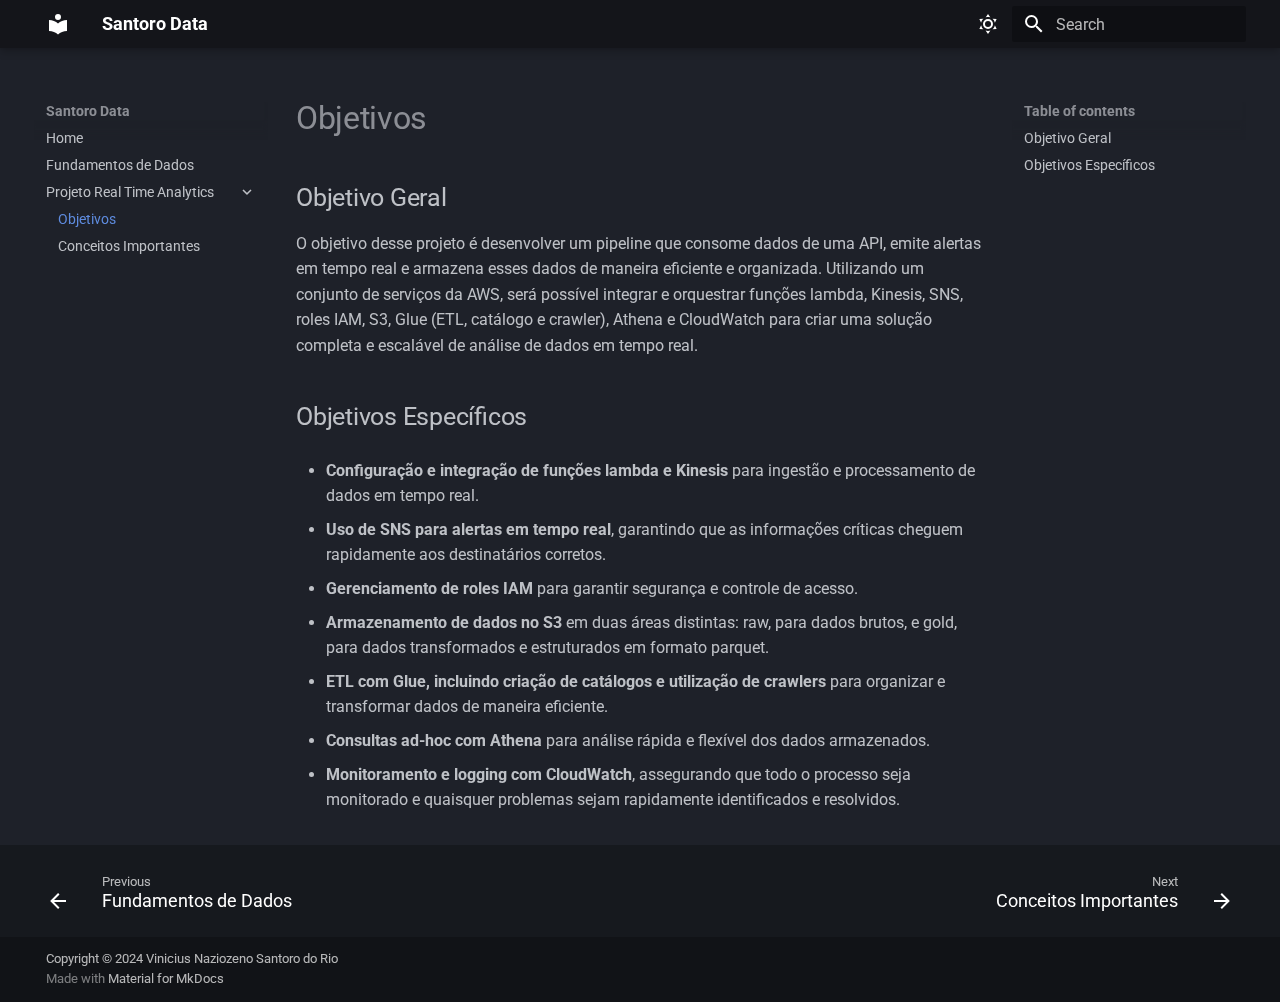
<file: Projeto Real Time Analytics/01-projeto-real-time-analytics/index.html>
<!doctype html>
<html lang="en" class="no-js">
  <head>
    
      <meta charset="utf-8">
      <meta name="viewport" content="width=device-width,initial-scale=1">
      
      
      
        <link rel="canonical" href="https://sitename.example/Projeto%20Real%20Time%20Analytics/01-projeto-real-time-analytics/">
      
      
        <link rel="prev" href="../../00-fundamentos-de-dados/">
      
      
        <link rel="next" href="../02-conceitos-importantes/">
      
      
      <link rel="icon" href="../../assets/favicon.ico">
      <meta name="generator" content="mkdocs-1.6.1, mkdocs-material-9.6.13">
    
    
      
        <title>Objetivos - Santoro Data</title>
      
    
    
      <link rel="stylesheet" href="../../assets/stylesheets/main.342714a4.min.css">
      
        
        <link rel="stylesheet" href="../../assets/stylesheets/palette.06af60db.min.css">
      
      


    
    
      
    
    
      
        
        
        <link rel="preconnect" href="https://fonts.gstatic.com" crossorigin>
        <link rel="stylesheet" href="https://fonts.googleapis.com/css?family=Roboto:300,300i,400,400i,700,700i%7CRoboto+Mono:400,400i,700,700i&display=fallback">
        <style>:root{--md-text-font:"Roboto";--md-code-font:"Roboto Mono"}</style>
      
    
    
      <link rel="stylesheet" href="../../styles/custom.css">
    
    <script>__md_scope=new URL("../..",location),__md_hash=e=>[...e].reduce(((e,_)=>(e<<5)-e+_.charCodeAt(0)),0),__md_get=(e,_=localStorage,t=__md_scope)=>JSON.parse(_.getItem(t.pathname+"."+e)),__md_set=(e,_,t=localStorage,a=__md_scope)=>{try{t.setItem(a.pathname+"."+e,JSON.stringify(_))}catch(e){}}</script>
    
      

    
    
    
  </head>
  
  
    
    
      
    
    
    
    
    <body dir="ltr" data-md-color-scheme="slate" data-md-color-primary="black" data-md-color-accent="indigo">
  
    
    <input class="md-toggle" data-md-toggle="drawer" type="checkbox" id="__drawer" autocomplete="off">
    <input class="md-toggle" data-md-toggle="search" type="checkbox" id="__search" autocomplete="off">
    <label class="md-overlay" for="__drawer"></label>
    <div data-md-component="skip">
      
        
        <a href="#objetivos" class="md-skip">
          Skip to content
        </a>
      
    </div>
    <div data-md-component="announce">
      
    </div>
    
    
      

  

<header class="md-header md-header--shadow" data-md-component="header">
  <nav class="md-header__inner md-grid" aria-label="Header">
    <a href="../.." title="Santoro Data" class="md-header__button md-logo" aria-label="Santoro Data" data-md-component="logo">
      
  
  <svg xmlns="http://www.w3.org/2000/svg" viewBox="0 0 24 24"><path d="M12 8a3 3 0 0 0 3-3 3 3 0 0 0-3-3 3 3 0 0 0-3 3 3 3 0 0 0 3 3m0 3.54C9.64 9.35 6.5 8 3 8v11c3.5 0 6.64 1.35 9 3.54 2.36-2.19 5.5-3.54 9-3.54V8c-3.5 0-6.64 1.35-9 3.54"/></svg>

    </a>
    <label class="md-header__button md-icon" for="__drawer">
      
      <svg xmlns="http://www.w3.org/2000/svg" viewBox="0 0 24 24"><path d="M3 6h18v2H3zm0 5h18v2H3zm0 5h18v2H3z"/></svg>
    </label>
    <div class="md-header__title" data-md-component="header-title">
      <div class="md-header__ellipsis">
        <div class="md-header__topic">
          <span class="md-ellipsis">
            Santoro Data
          </span>
        </div>
        <div class="md-header__topic" data-md-component="header-topic">
          <span class="md-ellipsis">
            
              Objetivos
            
          </span>
        </div>
      </div>
    </div>
    
      
        <form class="md-header__option" data-md-component="palette">
  
    
    
    
    <input class="md-option" data-md-color-media="" data-md-color-scheme="slate" data-md-color-primary="black" data-md-color-accent="indigo"  aria-label="Dark mode"  type="radio" name="__palette" id="__palette_0">
    
      <label class="md-header__button md-icon" title="Dark mode" for="__palette_1" hidden>
        <svg xmlns="http://www.w3.org/2000/svg" viewBox="0 0 24 24"><path d="M12 7a5 5 0 0 1 5 5 5 5 0 0 1-5 5 5 5 0 0 1-5-5 5 5 0 0 1 5-5m0 2a3 3 0 0 0-3 3 3 3 0 0 0 3 3 3 3 0 0 0 3-3 3 3 0 0 0-3-3m0-7 2.39 3.42C13.65 5.15 12.84 5 12 5s-1.65.15-2.39.42zM3.34 7l4.16-.35A7.2 7.2 0 0 0 5.94 8.5c-.44.74-.69 1.5-.83 2.29zm.02 10 1.76-3.77a7.131 7.131 0 0 0 2.38 4.14zM20.65 7l-1.77 3.79a7.02 7.02 0 0 0-2.38-4.15zm-.01 10-4.14.36c.59-.51 1.12-1.14 1.54-1.86.42-.73.69-1.5.83-2.29zM12 22l-2.41-3.44c.74.27 1.55.44 2.41.44.82 0 1.63-.17 2.37-.44z"/></svg>
      </label>
    
  
    
    
    
    <input class="md-option" data-md-color-media="" data-md-color-scheme="default" data-md-color-primary="black" data-md-color-accent="indigo"  aria-label="Light mode"  type="radio" name="__palette" id="__palette_1">
    
      <label class="md-header__button md-icon" title="Light mode" for="__palette_0" hidden>
        <svg xmlns="http://www.w3.org/2000/svg" viewBox="0 0 24 24"><path d="m17.75 4.09-2.53 1.94.91 3.06-2.63-1.81-2.63 1.81.91-3.06-2.53-1.94L12.44 4l1.06-3 1.06 3zm3.5 6.91-1.64 1.25.59 1.98-1.7-1.17-1.7 1.17.59-1.98L15.75 11l2.06-.05L18.5 9l.69 1.95zm-2.28 4.95c.83-.08 1.72 1.1 1.19 1.85-.32.45-.66.87-1.08 1.27C15.17 23 8.84 23 4.94 19.07c-3.91-3.9-3.91-10.24 0-14.14.4-.4.82-.76 1.27-1.08.75-.53 1.93.36 1.85 1.19-.27 2.86.69 5.83 2.89 8.02a9.96 9.96 0 0 0 8.02 2.89m-1.64 2.02a12.08 12.08 0 0 1-7.8-3.47c-2.17-2.19-3.33-5-3.49-7.82-2.81 3.14-2.7 7.96.31 10.98 3.02 3.01 7.84 3.12 10.98.31"/></svg>
      </label>
    
  
</form>
      
    
    
      <script>var palette=__md_get("__palette");if(palette&&palette.color){if("(prefers-color-scheme)"===palette.color.media){var media=matchMedia("(prefers-color-scheme: light)"),input=document.querySelector(media.matches?"[data-md-color-media='(prefers-color-scheme: light)']":"[data-md-color-media='(prefers-color-scheme: dark)']");palette.color.media=input.getAttribute("data-md-color-media"),palette.color.scheme=input.getAttribute("data-md-color-scheme"),palette.color.primary=input.getAttribute("data-md-color-primary"),palette.color.accent=input.getAttribute("data-md-color-accent")}for(var[key,value]of Object.entries(palette.color))document.body.setAttribute("data-md-color-"+key,value)}</script>
    
    
    
      
      
        <label class="md-header__button md-icon" for="__search">
          
          <svg xmlns="http://www.w3.org/2000/svg" viewBox="0 0 24 24"><path d="M9.5 3A6.5 6.5 0 0 1 16 9.5c0 1.61-.59 3.09-1.56 4.23l.27.27h.79l5 5-1.5 1.5-5-5v-.79l-.27-.27A6.52 6.52 0 0 1 9.5 16 6.5 6.5 0 0 1 3 9.5 6.5 6.5 0 0 1 9.5 3m0 2C7 5 5 7 5 9.5S7 14 9.5 14 14 12 14 9.5 12 5 9.5 5"/></svg>
        </label>
        <div class="md-search" data-md-component="search" role="dialog">
  <label class="md-search__overlay" for="__search"></label>
  <div class="md-search__inner" role="search">
    <form class="md-search__form" name="search">
      <input type="text" class="md-search__input" name="query" aria-label="Search" placeholder="Search" autocapitalize="off" autocorrect="off" autocomplete="off" spellcheck="false" data-md-component="search-query" required>
      <label class="md-search__icon md-icon" for="__search">
        
        <svg xmlns="http://www.w3.org/2000/svg" viewBox="0 0 24 24"><path d="M9.5 3A6.5 6.5 0 0 1 16 9.5c0 1.61-.59 3.09-1.56 4.23l.27.27h.79l5 5-1.5 1.5-5-5v-.79l-.27-.27A6.52 6.52 0 0 1 9.5 16 6.5 6.5 0 0 1 3 9.5 6.5 6.5 0 0 1 9.5 3m0 2C7 5 5 7 5 9.5S7 14 9.5 14 14 12 14 9.5 12 5 9.5 5"/></svg>
        
        <svg xmlns="http://www.w3.org/2000/svg" viewBox="0 0 24 24"><path d="M20 11v2H8l5.5 5.5-1.42 1.42L4.16 12l7.92-7.92L13.5 5.5 8 11z"/></svg>
      </label>
      <nav class="md-search__options" aria-label="Search">
        
        <button type="reset" class="md-search__icon md-icon" title="Clear" aria-label="Clear" tabindex="-1">
          
          <svg xmlns="http://www.w3.org/2000/svg" viewBox="0 0 24 24"><path d="M19 6.41 17.59 5 12 10.59 6.41 5 5 6.41 10.59 12 5 17.59 6.41 19 12 13.41 17.59 19 19 17.59 13.41 12z"/></svg>
        </button>
      </nav>
      
    </form>
    <div class="md-search__output">
      <div class="md-search__scrollwrap" tabindex="0" data-md-scrollfix>
        <div class="md-search-result" data-md-component="search-result">
          <div class="md-search-result__meta">
            Initializing search
          </div>
          <ol class="md-search-result__list" role="presentation"></ol>
        </div>
      </div>
    </div>
  </div>
</div>
      
    
    
  </nav>
  
</header>
    
    <div class="md-container" data-md-component="container">
      
      
        
          
        
      
      <main class="md-main" data-md-component="main">
        <div class="md-main__inner md-grid">
          
            
              
              <div class="md-sidebar md-sidebar--primary" data-md-component="sidebar" data-md-type="navigation" >
                <div class="md-sidebar__scrollwrap">
                  <div class="md-sidebar__inner">
                    



<nav class="md-nav md-nav--primary" aria-label="Navigation" data-md-level="0">
  <label class="md-nav__title" for="__drawer">
    <a href="../.." title="Santoro Data" class="md-nav__button md-logo" aria-label="Santoro Data" data-md-component="logo">
      
  
  <svg xmlns="http://www.w3.org/2000/svg" viewBox="0 0 24 24"><path d="M12 8a3 3 0 0 0 3-3 3 3 0 0 0-3-3 3 3 0 0 0-3 3 3 3 0 0 0 3 3m0 3.54C9.64 9.35 6.5 8 3 8v11c3.5 0 6.64 1.35 9 3.54 2.36-2.19 5.5-3.54 9-3.54V8c-3.5 0-6.64 1.35-9 3.54"/></svg>

    </a>
    Santoro Data
  </label>
  
  <ul class="md-nav__list" data-md-scrollfix>
    
      
      
  
  
  
  
    <li class="md-nav__item">
      <a href="../.." class="md-nav__link">
        
  
  
  <span class="md-ellipsis">
    Home
    
  </span>
  

      </a>
    </li>
  

    
      
      
  
  
  
  
    <li class="md-nav__item">
      <a href="../../00-fundamentos-de-dados/" class="md-nav__link">
        
  
  
  <span class="md-ellipsis">
    Fundamentos de Dados
    
  </span>
  

      </a>
    </li>
  

    
      
      
  
  
    
  
  
  
    
    
    
    
    
    <li class="md-nav__item md-nav__item--active md-nav__item--nested">
      
        
        
        <input class="md-nav__toggle md-toggle " type="checkbox" id="__nav_3" checked>
        
          
          <label class="md-nav__link" for="__nav_3" id="__nav_3_label" tabindex="0">
            
  
  
  <span class="md-ellipsis">
    Projeto Real Time Analytics
    
  </span>
  

            <span class="md-nav__icon md-icon"></span>
          </label>
        
        <nav class="md-nav" data-md-level="1" aria-labelledby="__nav_3_label" aria-expanded="true">
          <label class="md-nav__title" for="__nav_3">
            <span class="md-nav__icon md-icon"></span>
            Projeto Real Time Analytics
          </label>
          <ul class="md-nav__list" data-md-scrollfix>
            
              
                
  
  
    
  
  
  
    <li class="md-nav__item md-nav__item--active">
      
      <input class="md-nav__toggle md-toggle" type="checkbox" id="__toc">
      
      
        
      
      
        <label class="md-nav__link md-nav__link--active" for="__toc">
          
  
  
  <span class="md-ellipsis">
    Objetivos
    
  </span>
  

          <span class="md-nav__icon md-icon"></span>
        </label>
      
      <a href="./" class="md-nav__link md-nav__link--active">
        
  
  
  <span class="md-ellipsis">
    Objetivos
    
  </span>
  

      </a>
      
        

<nav class="md-nav md-nav--secondary" aria-label="Table of contents">
  
  
  
    
  
  
    <label class="md-nav__title" for="__toc">
      <span class="md-nav__icon md-icon"></span>
      Table of contents
    </label>
    <ul class="md-nav__list" data-md-component="toc" data-md-scrollfix>
      
        <li class="md-nav__item">
  <a href="#objetivo-geral" class="md-nav__link">
    <span class="md-ellipsis">
      Objetivo Geral
    </span>
  </a>
  
</li>
      
        <li class="md-nav__item">
  <a href="#objetivos-especificos" class="md-nav__link">
    <span class="md-ellipsis">
      Objetivos Específicos
    </span>
  </a>
  
</li>
      
    </ul>
  
</nav>
      
    </li>
  

              
            
              
                
  
  
  
  
    <li class="md-nav__item">
      <a href="../02-conceitos-importantes/" class="md-nav__link">
        
  
  
  <span class="md-ellipsis">
    Conceitos Importantes
    
  </span>
  

      </a>
    </li>
  

              
            
          </ul>
        </nav>
      
    </li>
  

    
  </ul>
</nav>
                  </div>
                </div>
              </div>
            
            
              
              <div class="md-sidebar md-sidebar--secondary" data-md-component="sidebar" data-md-type="toc" >
                <div class="md-sidebar__scrollwrap">
                  <div class="md-sidebar__inner">
                    

<nav class="md-nav md-nav--secondary" aria-label="Table of contents">
  
  
  
    
  
  
    <label class="md-nav__title" for="__toc">
      <span class="md-nav__icon md-icon"></span>
      Table of contents
    </label>
    <ul class="md-nav__list" data-md-component="toc" data-md-scrollfix>
      
        <li class="md-nav__item">
  <a href="#objetivo-geral" class="md-nav__link">
    <span class="md-ellipsis">
      Objetivo Geral
    </span>
  </a>
  
</li>
      
        <li class="md-nav__item">
  <a href="#objetivos-especificos" class="md-nav__link">
    <span class="md-ellipsis">
      Objetivos Específicos
    </span>
  </a>
  
</li>
      
    </ul>
  
</nav>
                  </div>
                </div>
              </div>
            
          
          
            <div class="md-content" data-md-component="content">
              <article class="md-content__inner md-typeset">
                
                  



<h1 id="objetivos"><strong>Objetivos</strong></h1>
<h2 id="objetivo-geral"><strong>Objetivo Geral</strong></h2>
<p>O objetivo desse projeto é desenvolver um pipeline que consome dados de uma API,
emite alertas em tempo real e armazena esses dados de maneira eficiente e
organizada. Utilizando um conjunto de serviços da AWS, será possível
integrar e orquestrar funções lambda, Kinesis, SNS, roles IAM, S3, Glue
(ETL, catálogo e crawler), Athena e CloudWatch para criar uma solução completa
e escalável de análise de dados em tempo real.</p>
<h2 id="objetivos-especificos"><strong>Objetivos Específicos</strong></h2>
<ul>
<li>
<p><strong>Configuração e integração de funções lambda e Kinesis</strong> para ingestão e
processamento de dados em tempo real.</p>
</li>
<li>
<p><strong>Uso de SNS para alertas em tempo real</strong>, garantindo que as informações
críticas cheguem rapidamente aos destinatários corretos.</p>
</li>
<li>
<p><strong>Gerenciamento de roles IAM</strong> para garantir segurança e controle de acesso.</p>
</li>
<li>
<p><strong>Armazenamento de dados no S3</strong> em duas áreas distintas: raw, para dados
brutos, e gold, para dados transformados e estruturados em formato parquet.</p>
</li>
<li>
<p><strong>ETL com Glue, incluindo criação de catálogos e utilização de crawlers</strong> para
organizar e transformar dados de maneira eficiente.</p>
</li>
<li>
<p><strong>Consultas ad-hoc com Athena</strong> para análise rápida e flexível dos dados
armazenados.</p>
</li>
<li>
<p><strong>Monitoramento e logging com CloudWatch</strong>, assegurando que todo o processo
seja monitorado e quaisquer problemas sejam rapidamente identificados e resolvidos.</p>
</li>
</ul>












                
              </article>
            </div>
          
          
<script>var target=document.getElementById(location.hash.slice(1));target&&target.name&&(target.checked=target.name.startsWith("__tabbed_"))</script>
        </div>
        
      </main>
      
        <footer class="md-footer">
  
    
      
      <nav class="md-footer__inner md-grid" aria-label="Footer" >
        
          
          <a href="../../00-fundamentos-de-dados/" class="md-footer__link md-footer__link--prev" aria-label="Previous: Fundamentos de Dados">
            <div class="md-footer__button md-icon">
              
              <svg xmlns="http://www.w3.org/2000/svg" viewBox="0 0 24 24"><path d="M20 11v2H8l5.5 5.5-1.42 1.42L4.16 12l7.92-7.92L13.5 5.5 8 11z"/></svg>
            </div>
            <div class="md-footer__title">
              <span class="md-footer__direction">
                Previous
              </span>
              <div class="md-ellipsis">
                Fundamentos de Dados
              </div>
            </div>
          </a>
        
        
          
          <a href="../02-conceitos-importantes/" class="md-footer__link md-footer__link--next" aria-label="Next: Conceitos Importantes">
            <div class="md-footer__title">
              <span class="md-footer__direction">
                Next
              </span>
              <div class="md-ellipsis">
                Conceitos Importantes
              </div>
            </div>
            <div class="md-footer__button md-icon">
              
              <svg xmlns="http://www.w3.org/2000/svg" viewBox="0 0 24 24"><path d="M4 11v2h12l-5.5 5.5 1.42 1.42L19.84 12l-7.92-7.92L10.5 5.5 16 11z"/></svg>
            </div>
          </a>
        
      </nav>
    
  
  <div class="md-footer-meta md-typeset">
    <div class="md-footer-meta__inner md-grid">
      <div class="md-copyright">
  
    <div class="md-copyright__highlight">
      Copyright &copy; 2024 Vinicius Naziozeno Santoro do Rio
    </div>
  
  
    Made with
    <a href="https://squidfunk.github.io/mkdocs-material/" target="_blank" rel="noopener">
      Material for MkDocs
    </a>
  
</div>
      
    </div>
  </div>
</footer>
      
    </div>
    <div class="md-dialog" data-md-component="dialog">
      <div class="md-dialog__inner md-typeset"></div>
    </div>
    
    
    
      
      <script id="__config" type="application/json">{"base": "../..", "features": ["navigation.footer", "content.code.copy", "content.code.select"], "search": "../../assets/javascripts/workers/search.d50fe291.min.js", "tags": null, "translations": {"clipboard.copied": "Copied to clipboard", "clipboard.copy": "Copy to clipboard", "search.result.more.one": "1 more on this page", "search.result.more.other": "# more on this page", "search.result.none": "No matching documents", "search.result.one": "1 matching document", "search.result.other": "# matching documents", "search.result.placeholder": "Type to start searching", "search.result.term.missing": "Missing", "select.version": "Select version"}, "version": null}</script>
    
    
      <script src="../../assets/javascripts/bundle.13a4f30d.min.js"></script>
      
    
  </body>
</html>
</file>
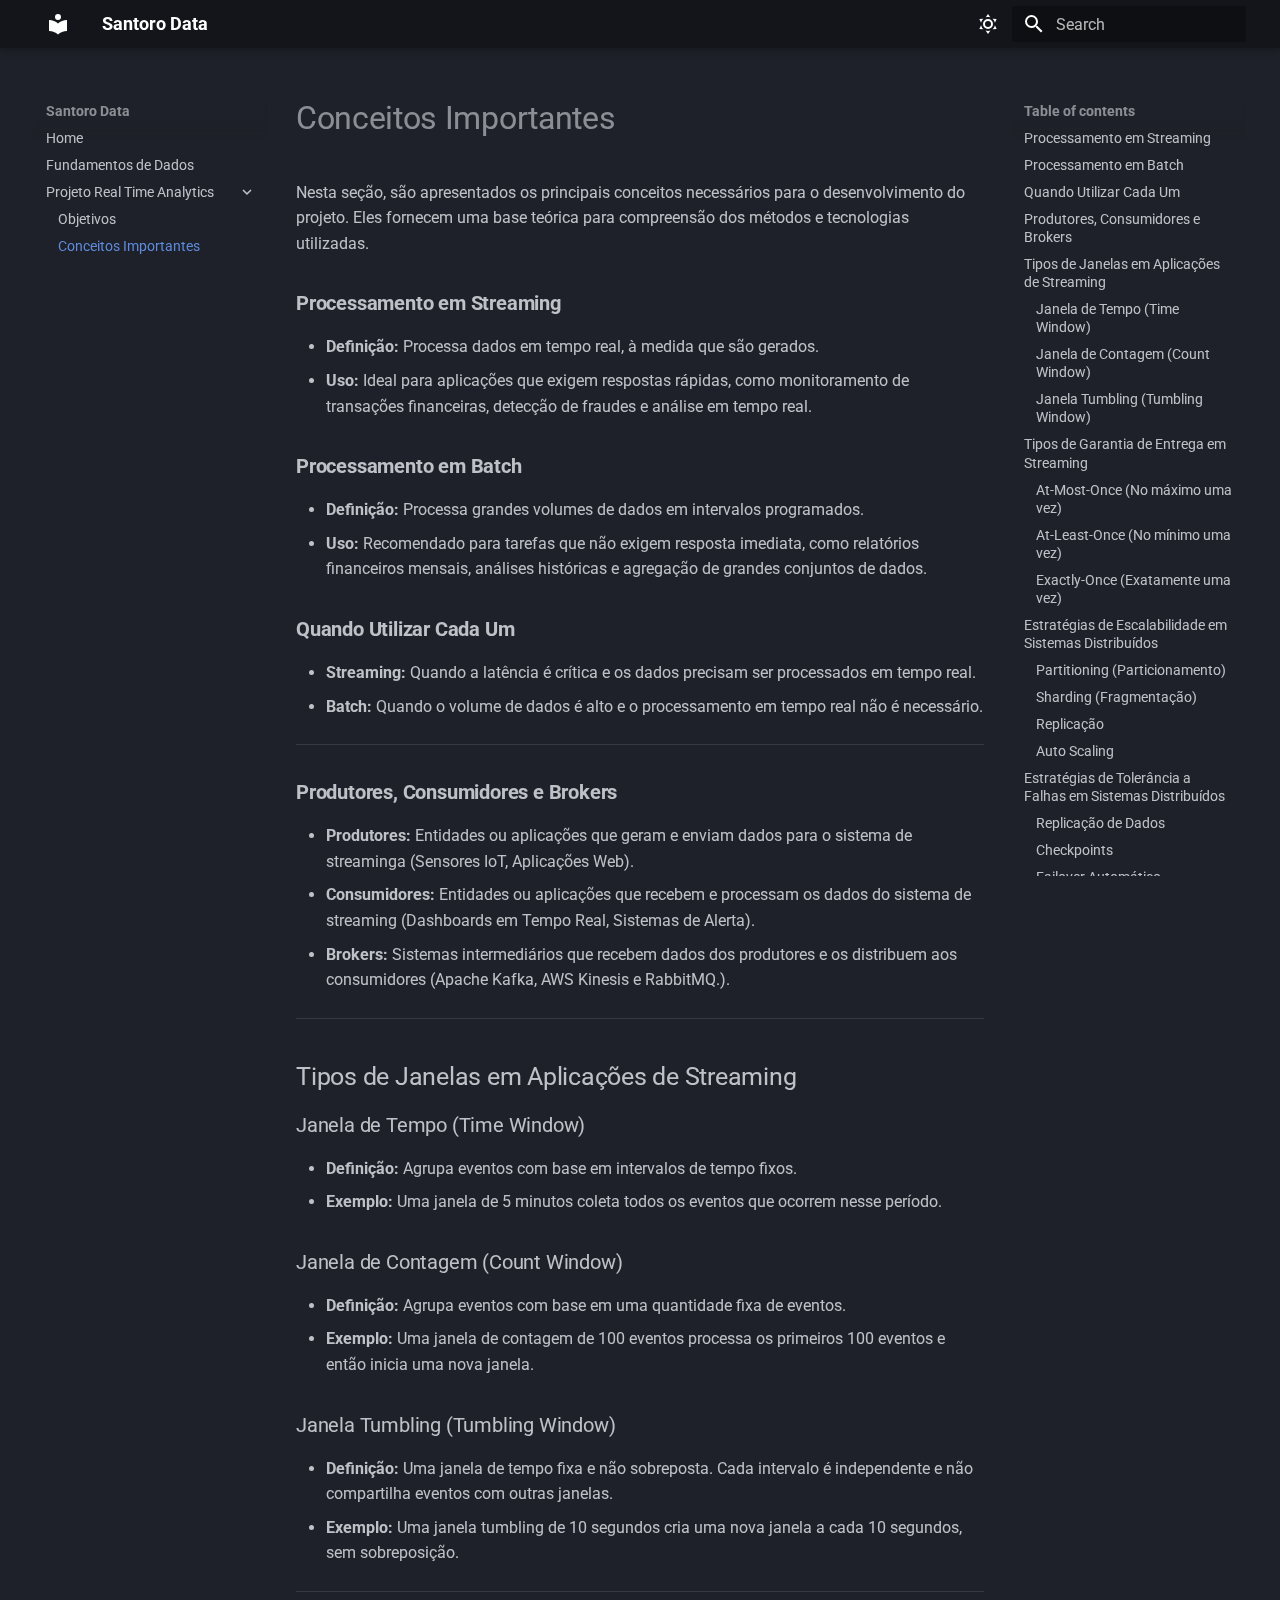
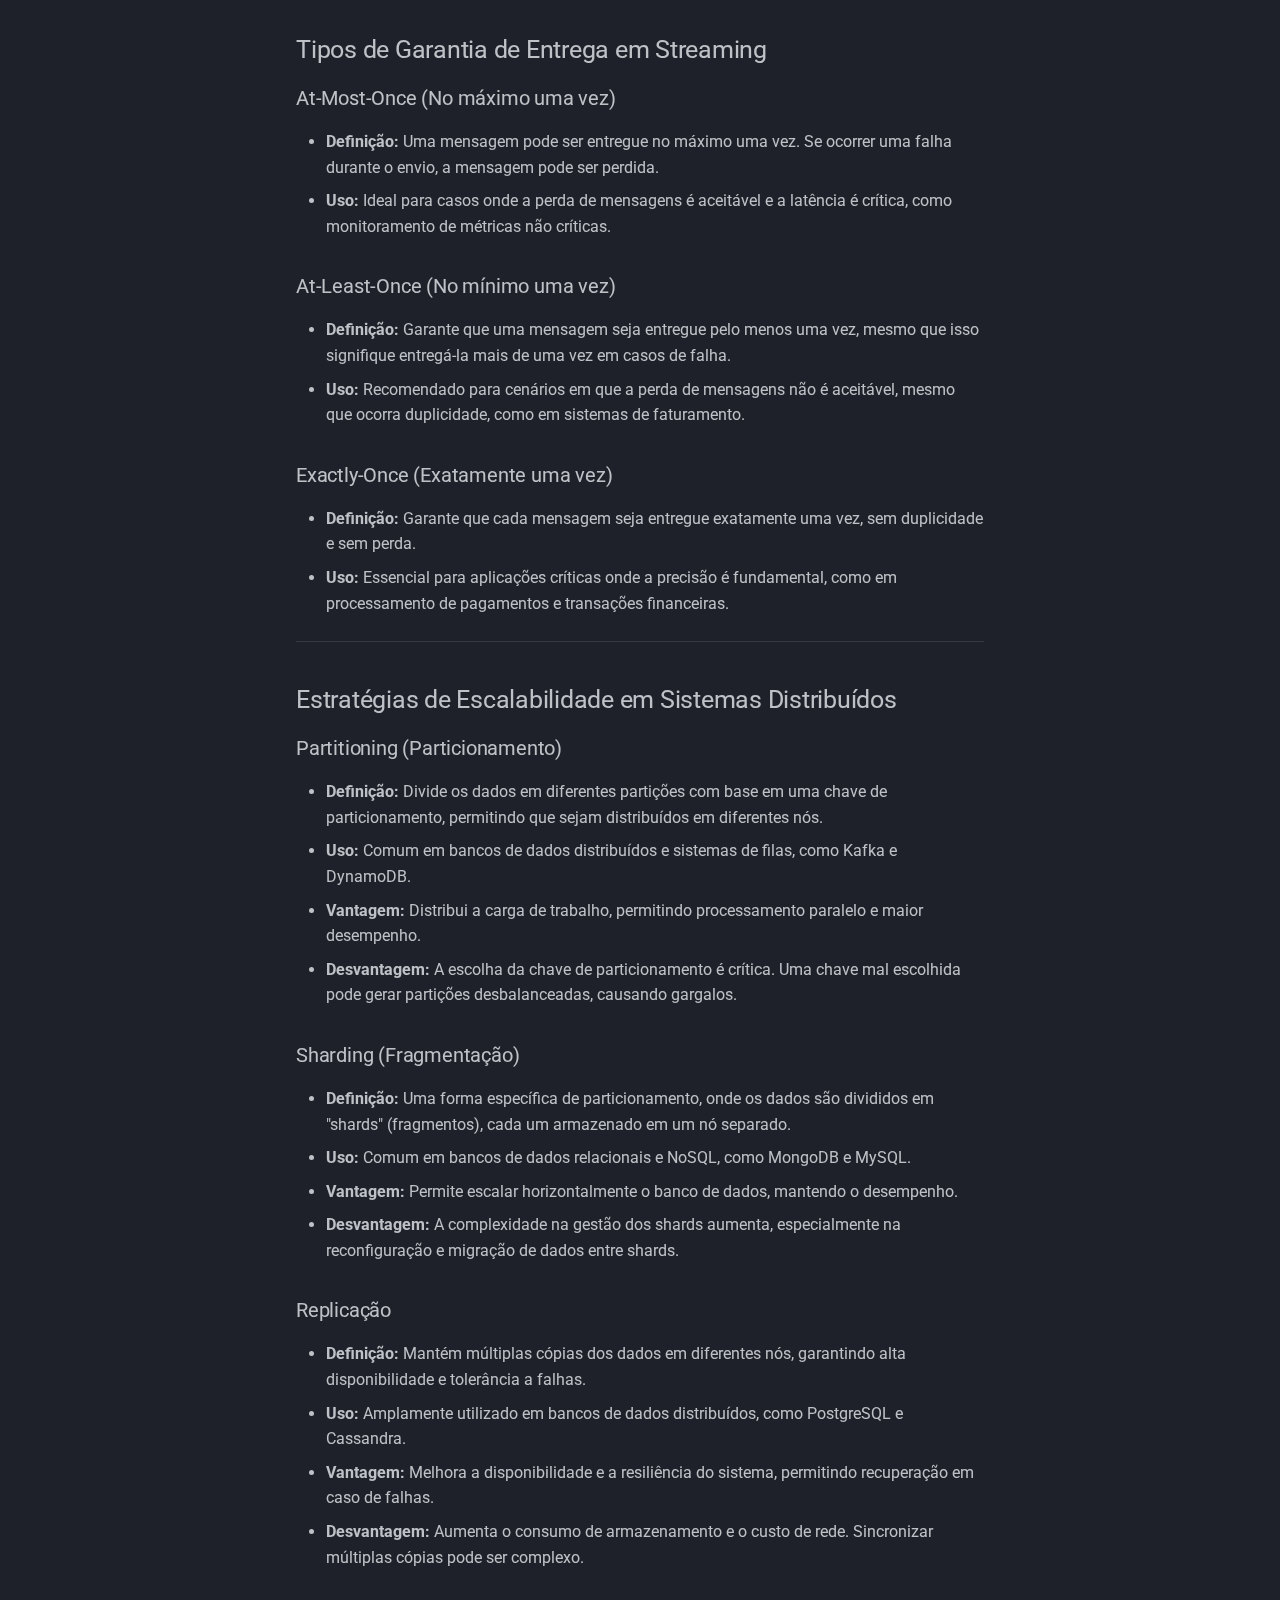
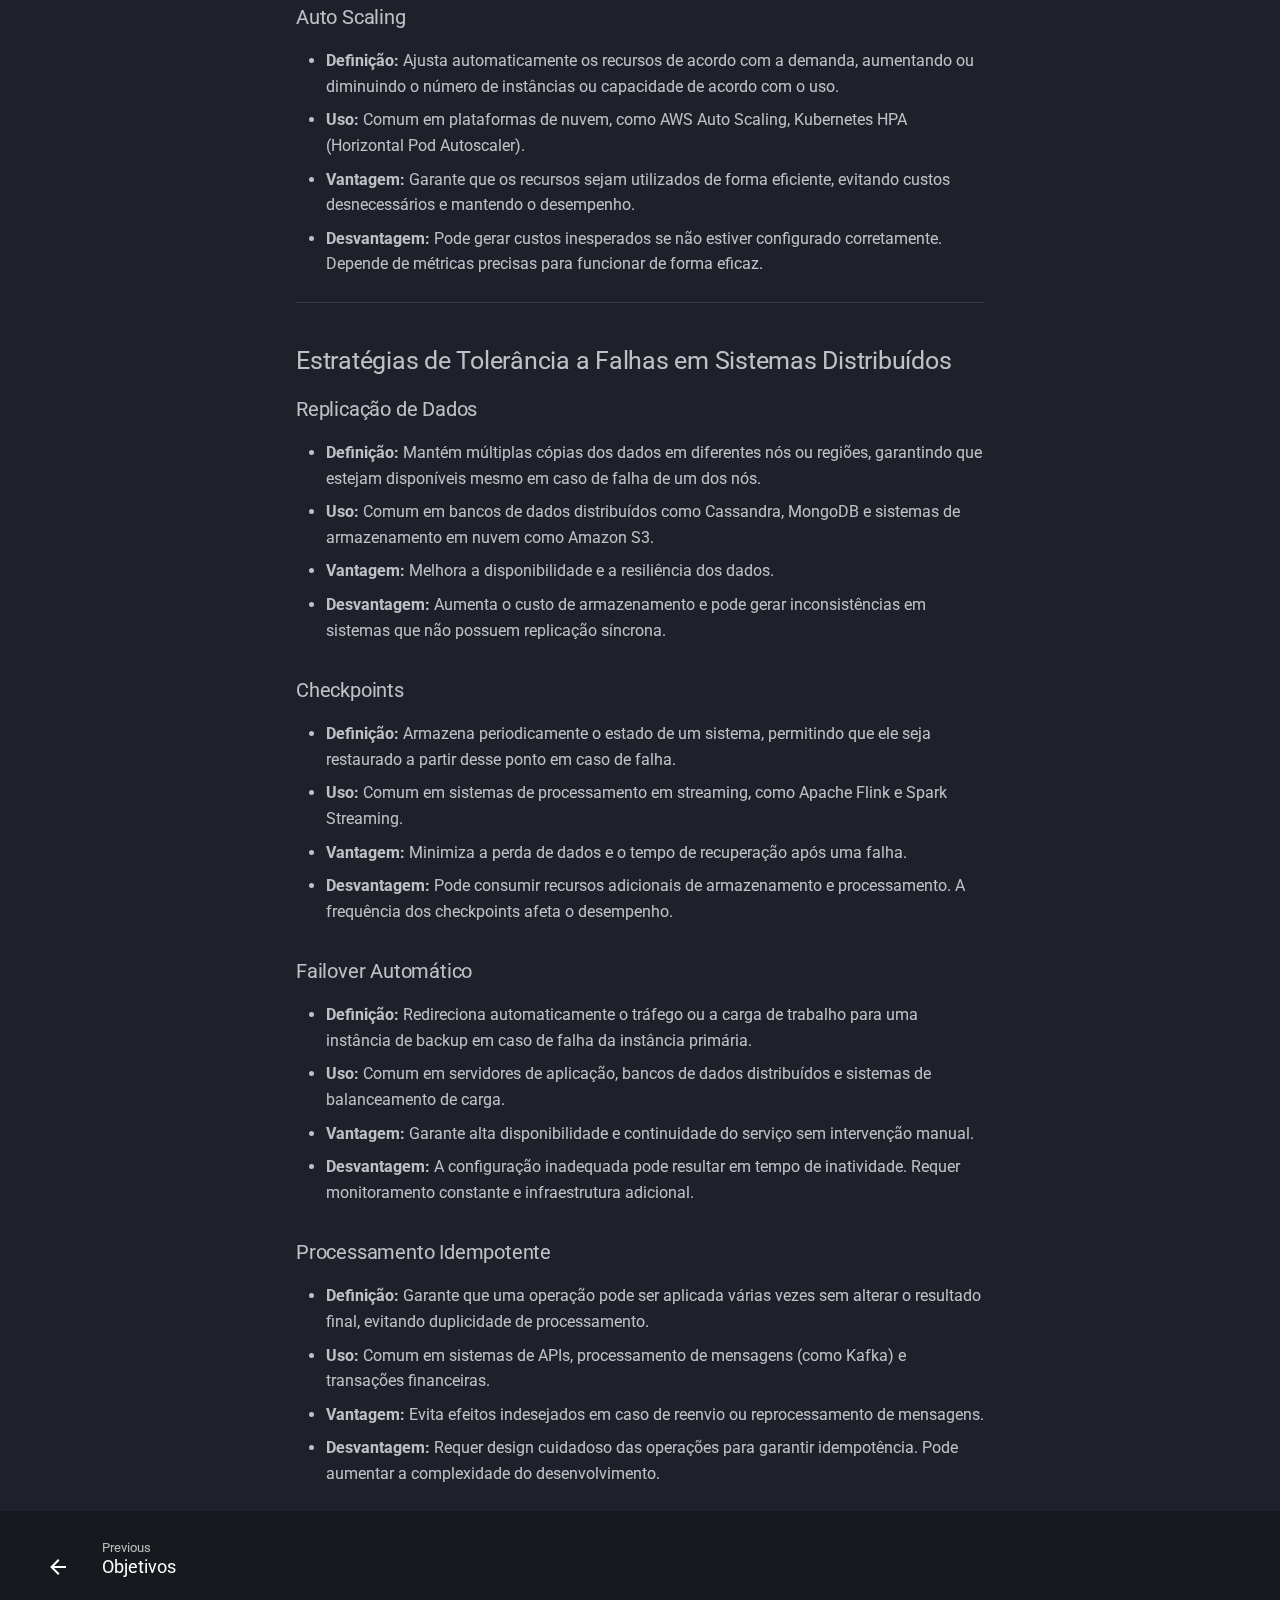
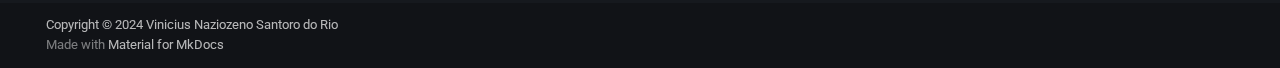
<file: Projeto Real Time Analytics/02-conceitos-importantes/index.html>
<!doctype html>
<html lang="en" class="no-js">
  <head>
    
      <meta charset="utf-8">
      <meta name="viewport" content="width=device-width,initial-scale=1">
      
      
      
        <link rel="canonical" href="https://sitename.example/Projeto%20Real%20Time%20Analytics/02-conceitos-importantes/">
      
      
        <link rel="prev" href="../01-projeto-real-time-analytics/">
      
      
      
      <link rel="icon" href="../../assets/favicon.ico">
      <meta name="generator" content="mkdocs-1.6.1, mkdocs-material-9.6.13">
    
    
      
        <title>Conceitos Importantes - Santoro Data</title>
      
    
    
      <link rel="stylesheet" href="../../assets/stylesheets/main.342714a4.min.css">
      
        
        <link rel="stylesheet" href="../../assets/stylesheets/palette.06af60db.min.css">
      
      


    
    
      
    
    
      
        
        
        <link rel="preconnect" href="https://fonts.gstatic.com" crossorigin>
        <link rel="stylesheet" href="https://fonts.googleapis.com/css?family=Roboto:300,300i,400,400i,700,700i%7CRoboto+Mono:400,400i,700,700i&display=fallback">
        <style>:root{--md-text-font:"Roboto";--md-code-font:"Roboto Mono"}</style>
      
    
    
      <link rel="stylesheet" href="../../styles/custom.css">
    
    <script>__md_scope=new URL("../..",location),__md_hash=e=>[...e].reduce(((e,_)=>(e<<5)-e+_.charCodeAt(0)),0),__md_get=(e,_=localStorage,t=__md_scope)=>JSON.parse(_.getItem(t.pathname+"."+e)),__md_set=(e,_,t=localStorage,a=__md_scope)=>{try{t.setItem(a.pathname+"."+e,JSON.stringify(_))}catch(e){}}</script>
    
      

    
    
    
  </head>
  
  
    
    
      
    
    
    
    
    <body dir="ltr" data-md-color-scheme="slate" data-md-color-primary="black" data-md-color-accent="indigo">
  
    
    <input class="md-toggle" data-md-toggle="drawer" type="checkbox" id="__drawer" autocomplete="off">
    <input class="md-toggle" data-md-toggle="search" type="checkbox" id="__search" autocomplete="off">
    <label class="md-overlay" for="__drawer"></label>
    <div data-md-component="skip">
      
        
        <a href="#conceitos-importantes" class="md-skip">
          Skip to content
        </a>
      
    </div>
    <div data-md-component="announce">
      
    </div>
    
    
      

  

<header class="md-header md-header--shadow" data-md-component="header">
  <nav class="md-header__inner md-grid" aria-label="Header">
    <a href="../.." title="Santoro Data" class="md-header__button md-logo" aria-label="Santoro Data" data-md-component="logo">
      
  
  <svg xmlns="http://www.w3.org/2000/svg" viewBox="0 0 24 24"><path d="M12 8a3 3 0 0 0 3-3 3 3 0 0 0-3-3 3 3 0 0 0-3 3 3 3 0 0 0 3 3m0 3.54C9.64 9.35 6.5 8 3 8v11c3.5 0 6.64 1.35 9 3.54 2.36-2.19 5.5-3.54 9-3.54V8c-3.5 0-6.64 1.35-9 3.54"/></svg>

    </a>
    <label class="md-header__button md-icon" for="__drawer">
      
      <svg xmlns="http://www.w3.org/2000/svg" viewBox="0 0 24 24"><path d="M3 6h18v2H3zm0 5h18v2H3zm0 5h18v2H3z"/></svg>
    </label>
    <div class="md-header__title" data-md-component="header-title">
      <div class="md-header__ellipsis">
        <div class="md-header__topic">
          <span class="md-ellipsis">
            Santoro Data
          </span>
        </div>
        <div class="md-header__topic" data-md-component="header-topic">
          <span class="md-ellipsis">
            
              Conceitos Importantes
            
          </span>
        </div>
      </div>
    </div>
    
      
        <form class="md-header__option" data-md-component="palette">
  
    
    
    
    <input class="md-option" data-md-color-media="" data-md-color-scheme="slate" data-md-color-primary="black" data-md-color-accent="indigo"  aria-label="Dark mode"  type="radio" name="__palette" id="__palette_0">
    
      <label class="md-header__button md-icon" title="Dark mode" for="__palette_1" hidden>
        <svg xmlns="http://www.w3.org/2000/svg" viewBox="0 0 24 24"><path d="M12 7a5 5 0 0 1 5 5 5 5 0 0 1-5 5 5 5 0 0 1-5-5 5 5 0 0 1 5-5m0 2a3 3 0 0 0-3 3 3 3 0 0 0 3 3 3 3 0 0 0 3-3 3 3 0 0 0-3-3m0-7 2.39 3.42C13.65 5.15 12.84 5 12 5s-1.65.15-2.39.42zM3.34 7l4.16-.35A7.2 7.2 0 0 0 5.94 8.5c-.44.74-.69 1.5-.83 2.29zm.02 10 1.76-3.77a7.131 7.131 0 0 0 2.38 4.14zM20.65 7l-1.77 3.79a7.02 7.02 0 0 0-2.38-4.15zm-.01 10-4.14.36c.59-.51 1.12-1.14 1.54-1.86.42-.73.69-1.5.83-2.29zM12 22l-2.41-3.44c.74.27 1.55.44 2.41.44.82 0 1.63-.17 2.37-.44z"/></svg>
      </label>
    
  
    
    
    
    <input class="md-option" data-md-color-media="" data-md-color-scheme="default" data-md-color-primary="black" data-md-color-accent="indigo"  aria-label="Light mode"  type="radio" name="__palette" id="__palette_1">
    
      <label class="md-header__button md-icon" title="Light mode" for="__palette_0" hidden>
        <svg xmlns="http://www.w3.org/2000/svg" viewBox="0 0 24 24"><path d="m17.75 4.09-2.53 1.94.91 3.06-2.63-1.81-2.63 1.81.91-3.06-2.53-1.94L12.44 4l1.06-3 1.06 3zm3.5 6.91-1.64 1.25.59 1.98-1.7-1.17-1.7 1.17.59-1.98L15.75 11l2.06-.05L18.5 9l.69 1.95zm-2.28 4.95c.83-.08 1.72 1.1 1.19 1.85-.32.45-.66.87-1.08 1.27C15.17 23 8.84 23 4.94 19.07c-3.91-3.9-3.91-10.24 0-14.14.4-.4.82-.76 1.27-1.08.75-.53 1.93.36 1.85 1.19-.27 2.86.69 5.83 2.89 8.02a9.96 9.96 0 0 0 8.02 2.89m-1.64 2.02a12.08 12.08 0 0 1-7.8-3.47c-2.17-2.19-3.33-5-3.49-7.82-2.81 3.14-2.7 7.96.31 10.98 3.02 3.01 7.84 3.12 10.98.31"/></svg>
      </label>
    
  
</form>
      
    
    
      <script>var palette=__md_get("__palette");if(palette&&palette.color){if("(prefers-color-scheme)"===palette.color.media){var media=matchMedia("(prefers-color-scheme: light)"),input=document.querySelector(media.matches?"[data-md-color-media='(prefers-color-scheme: light)']":"[data-md-color-media='(prefers-color-scheme: dark)']");palette.color.media=input.getAttribute("data-md-color-media"),palette.color.scheme=input.getAttribute("data-md-color-scheme"),palette.color.primary=input.getAttribute("data-md-color-primary"),palette.color.accent=input.getAttribute("data-md-color-accent")}for(var[key,value]of Object.entries(palette.color))document.body.setAttribute("data-md-color-"+key,value)}</script>
    
    
    
      
      
        <label class="md-header__button md-icon" for="__search">
          
          <svg xmlns="http://www.w3.org/2000/svg" viewBox="0 0 24 24"><path d="M9.5 3A6.5 6.5 0 0 1 16 9.5c0 1.61-.59 3.09-1.56 4.23l.27.27h.79l5 5-1.5 1.5-5-5v-.79l-.27-.27A6.52 6.52 0 0 1 9.5 16 6.5 6.5 0 0 1 3 9.5 6.5 6.5 0 0 1 9.5 3m0 2C7 5 5 7 5 9.5S7 14 9.5 14 14 12 14 9.5 12 5 9.5 5"/></svg>
        </label>
        <div class="md-search" data-md-component="search" role="dialog">
  <label class="md-search__overlay" for="__search"></label>
  <div class="md-search__inner" role="search">
    <form class="md-search__form" name="search">
      <input type="text" class="md-search__input" name="query" aria-label="Search" placeholder="Search" autocapitalize="off" autocorrect="off" autocomplete="off" spellcheck="false" data-md-component="search-query" required>
      <label class="md-search__icon md-icon" for="__search">
        
        <svg xmlns="http://www.w3.org/2000/svg" viewBox="0 0 24 24"><path d="M9.5 3A6.5 6.5 0 0 1 16 9.5c0 1.61-.59 3.09-1.56 4.23l.27.27h.79l5 5-1.5 1.5-5-5v-.79l-.27-.27A6.52 6.52 0 0 1 9.5 16 6.5 6.5 0 0 1 3 9.5 6.5 6.5 0 0 1 9.5 3m0 2C7 5 5 7 5 9.5S7 14 9.5 14 14 12 14 9.5 12 5 9.5 5"/></svg>
        
        <svg xmlns="http://www.w3.org/2000/svg" viewBox="0 0 24 24"><path d="M20 11v2H8l5.5 5.5-1.42 1.42L4.16 12l7.92-7.92L13.5 5.5 8 11z"/></svg>
      </label>
      <nav class="md-search__options" aria-label="Search">
        
        <button type="reset" class="md-search__icon md-icon" title="Clear" aria-label="Clear" tabindex="-1">
          
          <svg xmlns="http://www.w3.org/2000/svg" viewBox="0 0 24 24"><path d="M19 6.41 17.59 5 12 10.59 6.41 5 5 6.41 10.59 12 5 17.59 6.41 19 12 13.41 17.59 19 19 17.59 13.41 12z"/></svg>
        </button>
      </nav>
      
    </form>
    <div class="md-search__output">
      <div class="md-search__scrollwrap" tabindex="0" data-md-scrollfix>
        <div class="md-search-result" data-md-component="search-result">
          <div class="md-search-result__meta">
            Initializing search
          </div>
          <ol class="md-search-result__list" role="presentation"></ol>
        </div>
      </div>
    </div>
  </div>
</div>
      
    
    
  </nav>
  
</header>
    
    <div class="md-container" data-md-component="container">
      
      
        
          
        
      
      <main class="md-main" data-md-component="main">
        <div class="md-main__inner md-grid">
          
            
              
              <div class="md-sidebar md-sidebar--primary" data-md-component="sidebar" data-md-type="navigation" >
                <div class="md-sidebar__scrollwrap">
                  <div class="md-sidebar__inner">
                    



<nav class="md-nav md-nav--primary" aria-label="Navigation" data-md-level="0">
  <label class="md-nav__title" for="__drawer">
    <a href="../.." title="Santoro Data" class="md-nav__button md-logo" aria-label="Santoro Data" data-md-component="logo">
      
  
  <svg xmlns="http://www.w3.org/2000/svg" viewBox="0 0 24 24"><path d="M12 8a3 3 0 0 0 3-3 3 3 0 0 0-3-3 3 3 0 0 0-3 3 3 3 0 0 0 3 3m0 3.54C9.64 9.35 6.5 8 3 8v11c3.5 0 6.64 1.35 9 3.54 2.36-2.19 5.5-3.54 9-3.54V8c-3.5 0-6.64 1.35-9 3.54"/></svg>

    </a>
    Santoro Data
  </label>
  
  <ul class="md-nav__list" data-md-scrollfix>
    
      
      
  
  
  
  
    <li class="md-nav__item">
      <a href="../.." class="md-nav__link">
        
  
  
  <span class="md-ellipsis">
    Home
    
  </span>
  

      </a>
    </li>
  

    
      
      
  
  
  
  
    <li class="md-nav__item">
      <a href="../../00-fundamentos-de-dados/" class="md-nav__link">
        
  
  
  <span class="md-ellipsis">
    Fundamentos de Dados
    
  </span>
  

      </a>
    </li>
  

    
      
      
  
  
    
  
  
  
    
    
    
    
    
    <li class="md-nav__item md-nav__item--active md-nav__item--nested">
      
        
        
        <input class="md-nav__toggle md-toggle " type="checkbox" id="__nav_3" checked>
        
          
          <label class="md-nav__link" for="__nav_3" id="__nav_3_label" tabindex="0">
            
  
  
  <span class="md-ellipsis">
    Projeto Real Time Analytics
    
  </span>
  

            <span class="md-nav__icon md-icon"></span>
          </label>
        
        <nav class="md-nav" data-md-level="1" aria-labelledby="__nav_3_label" aria-expanded="true">
          <label class="md-nav__title" for="__nav_3">
            <span class="md-nav__icon md-icon"></span>
            Projeto Real Time Analytics
          </label>
          <ul class="md-nav__list" data-md-scrollfix>
            
              
                
  
  
  
  
    <li class="md-nav__item">
      <a href="../01-projeto-real-time-analytics/" class="md-nav__link">
        
  
  
  <span class="md-ellipsis">
    Objetivos
    
  </span>
  

      </a>
    </li>
  

              
            
              
                
  
  
    
  
  
  
    <li class="md-nav__item md-nav__item--active">
      
      <input class="md-nav__toggle md-toggle" type="checkbox" id="__toc">
      
      
        
      
      
        <label class="md-nav__link md-nav__link--active" for="__toc">
          
  
  
  <span class="md-ellipsis">
    Conceitos Importantes
    
  </span>
  

          <span class="md-nav__icon md-icon"></span>
        </label>
      
      <a href="./" class="md-nav__link md-nav__link--active">
        
  
  
  <span class="md-ellipsis">
    Conceitos Importantes
    
  </span>
  

      </a>
      
        

<nav class="md-nav md-nav--secondary" aria-label="Table of contents">
  
  
  
    
  
  
    <label class="md-nav__title" for="__toc">
      <span class="md-nav__icon md-icon"></span>
      Table of contents
    </label>
    <ul class="md-nav__list" data-md-component="toc" data-md-scrollfix>
      
        <li class="md-nav__item">
  <a href="#processamento-em-streaming" class="md-nav__link">
    <span class="md-ellipsis">
      Processamento em Streaming
    </span>
  </a>
  
</li>
      
        <li class="md-nav__item">
  <a href="#processamento-em-batch" class="md-nav__link">
    <span class="md-ellipsis">
      Processamento em Batch
    </span>
  </a>
  
</li>
      
        <li class="md-nav__item">
  <a href="#quando-utilizar-cada-um" class="md-nav__link">
    <span class="md-ellipsis">
      Quando Utilizar Cada Um
    </span>
  </a>
  
</li>
      
        <li class="md-nav__item">
  <a href="#produtores-consumidores-e-brokers" class="md-nav__link">
    <span class="md-ellipsis">
      Produtores, Consumidores e Brokers
    </span>
  </a>
  
</li>
      
        <li class="md-nav__item">
  <a href="#tipos-de-janelas-em-aplicacoes-de-streaming" class="md-nav__link">
    <span class="md-ellipsis">
      Tipos de Janelas em Aplicações de Streaming
    </span>
  </a>
  
    <nav class="md-nav" aria-label="Tipos de Janelas em Aplicações de Streaming">
      <ul class="md-nav__list">
        
          <li class="md-nav__item">
  <a href="#janela-de-tempo-time-window" class="md-nav__link">
    <span class="md-ellipsis">
      Janela de Tempo (Time Window)
    </span>
  </a>
  
</li>
        
          <li class="md-nav__item">
  <a href="#janela-de-contagem-count-window" class="md-nav__link">
    <span class="md-ellipsis">
      Janela de Contagem (Count Window)
    </span>
  </a>
  
</li>
        
          <li class="md-nav__item">
  <a href="#janela-tumbling-tumbling-window" class="md-nav__link">
    <span class="md-ellipsis">
      Janela Tumbling (Tumbling Window)
    </span>
  </a>
  
</li>
        
      </ul>
    </nav>
  
</li>
      
        <li class="md-nav__item">
  <a href="#tipos-de-garantia-de-entrega-em-streaming" class="md-nav__link">
    <span class="md-ellipsis">
      Tipos de Garantia de Entrega em Streaming
    </span>
  </a>
  
    <nav class="md-nav" aria-label="Tipos de Garantia de Entrega em Streaming">
      <ul class="md-nav__list">
        
          <li class="md-nav__item">
  <a href="#at-most-once-no-maximo-uma-vez" class="md-nav__link">
    <span class="md-ellipsis">
      At-Most-Once (No máximo uma vez)
    </span>
  </a>
  
</li>
        
          <li class="md-nav__item">
  <a href="#at-least-once-no-minimo-uma-vez" class="md-nav__link">
    <span class="md-ellipsis">
      At-Least-Once (No mínimo uma vez)
    </span>
  </a>
  
</li>
        
          <li class="md-nav__item">
  <a href="#exactly-once-exatamente-uma-vez" class="md-nav__link">
    <span class="md-ellipsis">
      Exactly-Once (Exatamente uma vez)
    </span>
  </a>
  
</li>
        
      </ul>
    </nav>
  
</li>
      
        <li class="md-nav__item">
  <a href="#estrategias-de-escalabilidade-em-sistemas-distribuidos" class="md-nav__link">
    <span class="md-ellipsis">
      Estratégias de Escalabilidade em Sistemas Distribuídos
    </span>
  </a>
  
    <nav class="md-nav" aria-label="Estratégias de Escalabilidade em Sistemas Distribuídos">
      <ul class="md-nav__list">
        
          <li class="md-nav__item">
  <a href="#partitioning-particionamento" class="md-nav__link">
    <span class="md-ellipsis">
      Partitioning (Particionamento)
    </span>
  </a>
  
</li>
        
          <li class="md-nav__item">
  <a href="#sharding-fragmentacao" class="md-nav__link">
    <span class="md-ellipsis">
      Sharding (Fragmentação)
    </span>
  </a>
  
</li>
        
          <li class="md-nav__item">
  <a href="#replicacao" class="md-nav__link">
    <span class="md-ellipsis">
      Replicação
    </span>
  </a>
  
</li>
        
          <li class="md-nav__item">
  <a href="#auto-scaling" class="md-nav__link">
    <span class="md-ellipsis">
      Auto Scaling
    </span>
  </a>
  
</li>
        
      </ul>
    </nav>
  
</li>
      
        <li class="md-nav__item">
  <a href="#estrategias-de-tolerancia-a-falhas-em-sistemas-distribuidos" class="md-nav__link">
    <span class="md-ellipsis">
      Estratégias de Tolerância a Falhas em Sistemas Distribuídos
    </span>
  </a>
  
    <nav class="md-nav" aria-label="Estratégias de Tolerância a Falhas em Sistemas Distribuídos">
      <ul class="md-nav__list">
        
          <li class="md-nav__item">
  <a href="#replicacao-de-dados" class="md-nav__link">
    <span class="md-ellipsis">
      Replicação de Dados
    </span>
  </a>
  
</li>
        
          <li class="md-nav__item">
  <a href="#checkpoints" class="md-nav__link">
    <span class="md-ellipsis">
      Checkpoints
    </span>
  </a>
  
</li>
        
          <li class="md-nav__item">
  <a href="#failover-automatico" class="md-nav__link">
    <span class="md-ellipsis">
      Failover Automático
    </span>
  </a>
  
</li>
        
          <li class="md-nav__item">
  <a href="#processamento-idempotente" class="md-nav__link">
    <span class="md-ellipsis">
      Processamento Idempotente
    </span>
  </a>
  
</li>
        
      </ul>
    </nav>
  
</li>
      
    </ul>
  
</nav>
      
    </li>
  

              
            
          </ul>
        </nav>
      
    </li>
  

    
  </ul>
</nav>
                  </div>
                </div>
              </div>
            
            
              
              <div class="md-sidebar md-sidebar--secondary" data-md-component="sidebar" data-md-type="toc" >
                <div class="md-sidebar__scrollwrap">
                  <div class="md-sidebar__inner">
                    

<nav class="md-nav md-nav--secondary" aria-label="Table of contents">
  
  
  
    
  
  
    <label class="md-nav__title" for="__toc">
      <span class="md-nav__icon md-icon"></span>
      Table of contents
    </label>
    <ul class="md-nav__list" data-md-component="toc" data-md-scrollfix>
      
        <li class="md-nav__item">
  <a href="#processamento-em-streaming" class="md-nav__link">
    <span class="md-ellipsis">
      Processamento em Streaming
    </span>
  </a>
  
</li>
      
        <li class="md-nav__item">
  <a href="#processamento-em-batch" class="md-nav__link">
    <span class="md-ellipsis">
      Processamento em Batch
    </span>
  </a>
  
</li>
      
        <li class="md-nav__item">
  <a href="#quando-utilizar-cada-um" class="md-nav__link">
    <span class="md-ellipsis">
      Quando Utilizar Cada Um
    </span>
  </a>
  
</li>
      
        <li class="md-nav__item">
  <a href="#produtores-consumidores-e-brokers" class="md-nav__link">
    <span class="md-ellipsis">
      Produtores, Consumidores e Brokers
    </span>
  </a>
  
</li>
      
        <li class="md-nav__item">
  <a href="#tipos-de-janelas-em-aplicacoes-de-streaming" class="md-nav__link">
    <span class="md-ellipsis">
      Tipos de Janelas em Aplicações de Streaming
    </span>
  </a>
  
    <nav class="md-nav" aria-label="Tipos de Janelas em Aplicações de Streaming">
      <ul class="md-nav__list">
        
          <li class="md-nav__item">
  <a href="#janela-de-tempo-time-window" class="md-nav__link">
    <span class="md-ellipsis">
      Janela de Tempo (Time Window)
    </span>
  </a>
  
</li>
        
          <li class="md-nav__item">
  <a href="#janela-de-contagem-count-window" class="md-nav__link">
    <span class="md-ellipsis">
      Janela de Contagem (Count Window)
    </span>
  </a>
  
</li>
        
          <li class="md-nav__item">
  <a href="#janela-tumbling-tumbling-window" class="md-nav__link">
    <span class="md-ellipsis">
      Janela Tumbling (Tumbling Window)
    </span>
  </a>
  
</li>
        
      </ul>
    </nav>
  
</li>
      
        <li class="md-nav__item">
  <a href="#tipos-de-garantia-de-entrega-em-streaming" class="md-nav__link">
    <span class="md-ellipsis">
      Tipos de Garantia de Entrega em Streaming
    </span>
  </a>
  
    <nav class="md-nav" aria-label="Tipos de Garantia de Entrega em Streaming">
      <ul class="md-nav__list">
        
          <li class="md-nav__item">
  <a href="#at-most-once-no-maximo-uma-vez" class="md-nav__link">
    <span class="md-ellipsis">
      At-Most-Once (No máximo uma vez)
    </span>
  </a>
  
</li>
        
          <li class="md-nav__item">
  <a href="#at-least-once-no-minimo-uma-vez" class="md-nav__link">
    <span class="md-ellipsis">
      At-Least-Once (No mínimo uma vez)
    </span>
  </a>
  
</li>
        
          <li class="md-nav__item">
  <a href="#exactly-once-exatamente-uma-vez" class="md-nav__link">
    <span class="md-ellipsis">
      Exactly-Once (Exatamente uma vez)
    </span>
  </a>
  
</li>
        
      </ul>
    </nav>
  
</li>
      
        <li class="md-nav__item">
  <a href="#estrategias-de-escalabilidade-em-sistemas-distribuidos" class="md-nav__link">
    <span class="md-ellipsis">
      Estratégias de Escalabilidade em Sistemas Distribuídos
    </span>
  </a>
  
    <nav class="md-nav" aria-label="Estratégias de Escalabilidade em Sistemas Distribuídos">
      <ul class="md-nav__list">
        
          <li class="md-nav__item">
  <a href="#partitioning-particionamento" class="md-nav__link">
    <span class="md-ellipsis">
      Partitioning (Particionamento)
    </span>
  </a>
  
</li>
        
          <li class="md-nav__item">
  <a href="#sharding-fragmentacao" class="md-nav__link">
    <span class="md-ellipsis">
      Sharding (Fragmentação)
    </span>
  </a>
  
</li>
        
          <li class="md-nav__item">
  <a href="#replicacao" class="md-nav__link">
    <span class="md-ellipsis">
      Replicação
    </span>
  </a>
  
</li>
        
          <li class="md-nav__item">
  <a href="#auto-scaling" class="md-nav__link">
    <span class="md-ellipsis">
      Auto Scaling
    </span>
  </a>
  
</li>
        
      </ul>
    </nav>
  
</li>
      
        <li class="md-nav__item">
  <a href="#estrategias-de-tolerancia-a-falhas-em-sistemas-distribuidos" class="md-nav__link">
    <span class="md-ellipsis">
      Estratégias de Tolerância a Falhas em Sistemas Distribuídos
    </span>
  </a>
  
    <nav class="md-nav" aria-label="Estratégias de Tolerância a Falhas em Sistemas Distribuídos">
      <ul class="md-nav__list">
        
          <li class="md-nav__item">
  <a href="#replicacao-de-dados" class="md-nav__link">
    <span class="md-ellipsis">
      Replicação de Dados
    </span>
  </a>
  
</li>
        
          <li class="md-nav__item">
  <a href="#checkpoints" class="md-nav__link">
    <span class="md-ellipsis">
      Checkpoints
    </span>
  </a>
  
</li>
        
          <li class="md-nav__item">
  <a href="#failover-automatico" class="md-nav__link">
    <span class="md-ellipsis">
      Failover Automático
    </span>
  </a>
  
</li>
        
          <li class="md-nav__item">
  <a href="#processamento-idempotente" class="md-nav__link">
    <span class="md-ellipsis">
      Processamento Idempotente
    </span>
  </a>
  
</li>
        
      </ul>
    </nav>
  
</li>
      
    </ul>
  
</nav>
                  </div>
                </div>
              </div>
            
          
          
            <div class="md-content" data-md-component="content">
              <article class="md-content__inner md-typeset">
                
                  



<h1 id="conceitos-importantes"><strong>Conceitos Importantes</strong></h1>
<p>Nesta seção, são apresentados os principais conceitos necessários para o
desenvolvimento do projeto. Eles fornecem uma base teórica para compreensão dos
métodos e tecnologias utilizadas.</p>
<h3 id="processamento-em-streaming"><strong>Processamento em Streaming</strong></h3>
<ul>
<li><strong>Definição:</strong> Processa dados em tempo real, à medida que são gerados. </li>
<li><strong>Uso:</strong> Ideal para aplicações que exigem respostas rápidas, como
monitoramento de transações financeiras, detecção de fraudes e análise em
tempo real.</li>
</ul>
<h3 id="processamento-em-batch"><strong>Processamento em Batch</strong></h3>
<ul>
<li><strong>Definição:</strong> Processa grandes volumes de dados em intervalos programados. </li>
<li><strong>Uso:</strong> Recomendado para tarefas que não exigem resposta imediata, como
relatórios financeiros mensais, análises históricas e agregação de grandes
conjuntos de dados.</li>
</ul>
<h3 id="quando-utilizar-cada-um"><strong>Quando Utilizar Cada Um</strong></h3>
<ul>
<li><strong>Streaming:</strong> Quando a latência é crítica e os dados precisam ser processados
em tempo real.</li>
<li><strong>Batch:</strong> Quando o volume de dados é alto e o processamento em tempo real não
é necessário.</li>
</ul>
<hr />
<h3 id="produtores-consumidores-e-brokers"><strong>Produtores, Consumidores e Brokers</strong></h3>
<ul>
<li><strong>Produtores:</strong> Entidades ou aplicações que geram e enviam dados para o
sistema de streaminga (Sensores IoT, Aplicações Web).</li>
<li><strong>Consumidores:</strong> Entidades ou aplicações que recebem e processam os dados do
sistema de streaming (Dashboards em Tempo Real, Sistemas de Alerta).</li>
<li><strong>Brokers:</strong> Sistemas intermediários que recebem dados dos produtores e os
distribuem aos consumidores (Apache Kafka, AWS Kinesis e RabbitMQ.).</li>
</ul>
<hr />
<h2 id="tipos-de-janelas-em-aplicacoes-de-streaming"><strong>Tipos de Janelas em Aplicações de Streaming</strong></h2>
<h3 id="janela-de-tempo-time-window">Janela de Tempo (Time Window)</h3>
<ul>
<li><strong>Definição:</strong> Agrupa eventos com base em intervalos de tempo fixos. </li>
<li><strong>Exemplo:</strong> Uma janela de 5 minutos coleta todos os eventos que ocorrem nesse
período.</li>
</ul>
<h3 id="janela-de-contagem-count-window">Janela de Contagem (Count Window)</h3>
<ul>
<li><strong>Definição:</strong> Agrupa eventos com base em uma quantidade fixa de eventos. </li>
<li><strong>Exemplo:</strong> Uma janela de contagem de 100 eventos processa os primeiros 100
eventos e então inicia uma nova janela.</li>
</ul>
<h3 id="janela-tumbling-tumbling-window">Janela Tumbling (Tumbling Window)</h3>
<ul>
<li><strong>Definição:</strong> Uma janela de tempo fixa e não sobreposta. Cada intervalo é
independente e não compartilha eventos com outras janelas.</li>
<li><strong>Exemplo:</strong> Uma janela tumbling de 10 segundos cria uma nova janela a cada 10
segundos, sem sobreposição.</li>
</ul>
<hr />
<h2 id="tipos-de-garantia-de-entrega-em-streaming"><strong>Tipos de Garantia de Entrega em Streaming</strong></h2>
<h3 id="at-most-once-no-maximo-uma-vez">At-Most-Once (No máximo uma vez)</h3>
<ul>
<li><strong>Definição:</strong> Uma mensagem pode ser entregue no máximo uma vez. Se ocorrer uma falha durante o envio, a mensagem pode ser perdida.</li>
<li><strong>Uso:</strong> Ideal para casos onde a perda de mensagens é aceitável e a latência é crítica, como monitoramento de métricas não críticas.</li>
</ul>
<h3 id="at-least-once-no-minimo-uma-vez">At-Least-Once (No mínimo uma vez)</h3>
<ul>
<li><strong>Definição:</strong> Garante que uma mensagem seja entregue pelo menos uma vez, mesmo que isso signifique entregá-la mais de uma vez em casos de falha.</li>
<li><strong>Uso:</strong> Recomendado para cenários em que a perda de mensagens não é aceitável, mesmo que ocorra duplicidade, como em sistemas de faturamento.</li>
</ul>
<h3 id="exactly-once-exatamente-uma-vez">Exactly-Once (Exatamente uma vez)</h3>
<ul>
<li><strong>Definição:</strong> Garante que cada mensagem seja entregue exatamente uma vez, sem duplicidade e sem perda.</li>
<li><strong>Uso:</strong> Essencial para aplicações críticas onde a precisão é fundamental, como em processamento de pagamentos e transações financeiras.</li>
</ul>
<hr />
<h2 id="estrategias-de-escalabilidade-em-sistemas-distribuidos"><strong>Estratégias de Escalabilidade em Sistemas Distribuídos</strong></h2>
<h3 id="partitioning-particionamento">Partitioning (Particionamento)</h3>
<ul>
<li><strong>Definição:</strong> Divide os dados em diferentes partições com base em uma chave de particionamento, permitindo que sejam distribuídos em diferentes nós.</li>
<li><strong>Uso:</strong> Comum em bancos de dados distribuídos e sistemas de filas, como Kafka e DynamoDB.</li>
<li><strong>Vantagem:</strong> Distribui a carga de trabalho, permitindo processamento paralelo e maior desempenho.</li>
<li><strong>Desvantagem:</strong> A escolha da chave de particionamento é crítica. Uma chave mal escolhida pode gerar partições desbalanceadas, causando gargalos.</li>
</ul>
<h3 id="sharding-fragmentacao">Sharding (Fragmentação)</h3>
<ul>
<li><strong>Definição:</strong> Uma forma específica de particionamento, onde os dados são divididos em "shards" (fragmentos), cada um armazenado em um nó separado.</li>
<li><strong>Uso:</strong> Comum em bancos de dados relacionais e NoSQL, como MongoDB e MySQL.</li>
<li><strong>Vantagem:</strong> Permite escalar horizontalmente o banco de dados, mantendo o desempenho.</li>
<li><strong>Desvantagem:</strong> A complexidade na gestão dos shards aumenta, especialmente na reconfiguração e migração de dados entre shards.</li>
</ul>
<h3 id="replicacao">Replicação</h3>
<ul>
<li><strong>Definição:</strong> Mantém múltiplas cópias dos dados em diferentes nós, garantindo alta disponibilidade e tolerância a falhas.</li>
<li><strong>Uso:</strong> Amplamente utilizado em bancos de dados distribuídos, como PostgreSQL e Cassandra.</li>
<li><strong>Vantagem:</strong> Melhora a disponibilidade e a resiliência do sistema, permitindo recuperação em caso de falhas.</li>
<li><strong>Desvantagem:</strong> Aumenta o consumo de armazenamento e o custo de rede. Sincronizar múltiplas cópias pode ser complexo.</li>
</ul>
<h3 id="auto-scaling">Auto Scaling</h3>
<ul>
<li><strong>Definição:</strong> Ajusta automaticamente os recursos de acordo com a demanda, aumentando ou diminuindo o número de instâncias ou capacidade de acordo com o uso.</li>
<li><strong>Uso:</strong> Comum em plataformas de nuvem, como AWS Auto Scaling, Kubernetes HPA (Horizontal Pod Autoscaler).</li>
<li><strong>Vantagem:</strong> Garante que os recursos sejam utilizados de forma eficiente, evitando custos desnecessários e mantendo o desempenho.</li>
<li><strong>Desvantagem:</strong> Pode gerar custos inesperados se não estiver configurado corretamente. Depende de métricas precisas para funcionar de forma eficaz.</li>
</ul>
<hr />
<h2 id="estrategias-de-tolerancia-a-falhas-em-sistemas-distribuidos"><strong>Estratégias de Tolerância a Falhas em Sistemas Distribuídos</strong></h2>
<h3 id="replicacao-de-dados">Replicação de Dados</h3>
<ul>
<li><strong>Definição:</strong> Mantém múltiplas cópias dos dados em diferentes nós ou regiões, garantindo que estejam disponíveis mesmo em caso de falha de um dos nós.</li>
<li><strong>Uso:</strong> Comum em bancos de dados distribuídos como Cassandra, MongoDB e sistemas de armazenamento em nuvem como Amazon S3.</li>
<li><strong>Vantagem:</strong> Melhora a disponibilidade e a resiliência dos dados.</li>
<li><strong>Desvantagem:</strong> Aumenta o custo de armazenamento e pode gerar inconsistências em sistemas que não possuem replicação síncrona.</li>
</ul>
<h3 id="checkpoints">Checkpoints</h3>
<ul>
<li><strong>Definição:</strong> Armazena periodicamente o estado de um sistema, permitindo que ele seja restaurado a partir desse ponto em caso de falha.</li>
<li><strong>Uso:</strong> Comum em sistemas de processamento em streaming, como Apache Flink e Spark Streaming.</li>
<li><strong>Vantagem:</strong> Minimiza a perda de dados e o tempo de recuperação após uma falha.</li>
<li><strong>Desvantagem:</strong> Pode consumir recursos adicionais de armazenamento e processamento. A frequência dos checkpoints afeta o desempenho.</li>
</ul>
<h3 id="failover-automatico">Failover Automático</h3>
<ul>
<li><strong>Definição:</strong> Redireciona automaticamente o tráfego ou a carga de trabalho para uma instância de backup em caso de falha da instância primária.</li>
<li><strong>Uso:</strong> Comum em servidores de aplicação, bancos de dados distribuídos e sistemas de balanceamento de carga.</li>
<li><strong>Vantagem:</strong> Garante alta disponibilidade e continuidade do serviço sem intervenção manual.</li>
<li><strong>Desvantagem:</strong> A configuração inadequada pode resultar em tempo de inatividade. Requer monitoramento constante e infraestrutura adicional.</li>
</ul>
<h3 id="processamento-idempotente">Processamento Idempotente</h3>
<ul>
<li><strong>Definição:</strong> Garante que uma operação pode ser aplicada várias vezes sem alterar o resultado final, evitando duplicidade de processamento.</li>
<li><strong>Uso:</strong> Comum em sistemas de APIs, processamento de mensagens (como Kafka) e transações financeiras.</li>
<li><strong>Vantagem:</strong> Evita efeitos indesejados em caso de reenvio ou reprocessamento de mensagens.</li>
<li><strong>Desvantagem:</strong> Requer design cuidadoso das operações para garantir idempotência. Pode aumentar a complexidade do desenvolvimento.</li>
</ul>












                
              </article>
            </div>
          
          
<script>var target=document.getElementById(location.hash.slice(1));target&&target.name&&(target.checked=target.name.startsWith("__tabbed_"))</script>
        </div>
        
      </main>
      
        <footer class="md-footer">
  
    
      
      <nav class="md-footer__inner md-grid" aria-label="Footer" >
        
          
          <a href="../01-projeto-real-time-analytics/" class="md-footer__link md-footer__link--prev" aria-label="Previous: Objetivos">
            <div class="md-footer__button md-icon">
              
              <svg xmlns="http://www.w3.org/2000/svg" viewBox="0 0 24 24"><path d="M20 11v2H8l5.5 5.5-1.42 1.42L4.16 12l7.92-7.92L13.5 5.5 8 11z"/></svg>
            </div>
            <div class="md-footer__title">
              <span class="md-footer__direction">
                Previous
              </span>
              <div class="md-ellipsis">
                Objetivos
              </div>
            </div>
          </a>
        
        
      </nav>
    
  
  <div class="md-footer-meta md-typeset">
    <div class="md-footer-meta__inner md-grid">
      <div class="md-copyright">
  
    <div class="md-copyright__highlight">
      Copyright &copy; 2024 Vinicius Naziozeno Santoro do Rio
    </div>
  
  
    Made with
    <a href="https://squidfunk.github.io/mkdocs-material/" target="_blank" rel="noopener">
      Material for MkDocs
    </a>
  
</div>
      
    </div>
  </div>
</footer>
      
    </div>
    <div class="md-dialog" data-md-component="dialog">
      <div class="md-dialog__inner md-typeset"></div>
    </div>
    
    
    
      
      <script id="__config" type="application/json">{"base": "../..", "features": ["navigation.footer", "content.code.copy", "content.code.select"], "search": "../../assets/javascripts/workers/search.d50fe291.min.js", "tags": null, "translations": {"clipboard.copied": "Copied to clipboard", "clipboard.copy": "Copy to clipboard", "search.result.more.one": "1 more on this page", "search.result.more.other": "# more on this page", "search.result.none": "No matching documents", "search.result.one": "1 matching document", "search.result.other": "# matching documents", "search.result.placeholder": "Type to start searching", "search.result.term.missing": "Missing", "select.version": "Select version"}, "version": null}</script>
    
    
      <script src="../../assets/javascripts/bundle.13a4f30d.min.js"></script>
      
    
  </body>
</html>
</file>
<file: styles/custom.css>
.texto-verde {
    color: #4CAF50; 
}

.texto-vermelho {
    color: #FF4136; 
}

.texto-azul {
    color: #007BFF; 
}

.texto-amarelo {
    color: #FFC107; 
}

.texto-laranja {
    color: #FF5722; 
}

.texto-rosa {
    color: #E91E63; 
}
</file>
<file: assets/stylesheets/main.342714a4.min.css>
@charset "UTF-8";html{-webkit-text-size-adjust:none;-moz-text-size-adjust:none;text-size-adjust:none;box-sizing:border-box}*,:after,:before{box-sizing:inherit}@media (prefers-reduced-motion){*,:after,:before{transition:none!important}}body{margin:0}a,button,input,label{-webkit-tap-highlight-color:transparent}a{color:inherit;text-decoration:none}hr{border:0;box-sizing:initial;display:block;height:.05rem;overflow:visible;padding:0}small{font-size:80%}sub,sup{line-height:1em}img{border-style:none}table{border-collapse:initial;border-spacing:0}td,th{font-weight:400;vertical-align:top}button{background:#0000;border:0;font-family:inherit;font-size:inherit;margin:0;padding:0}input{border:0;outline:none}:root{--md-primary-fg-color:#4051b5;--md-primary-fg-color--light:#5d6cc0;--md-primary-fg-color--dark:#303fa1;--md-primary-bg-color:#fff;--md-primary-bg-color--light:#ffffffb3;--md-accent-fg-color:#526cfe;--md-accent-fg-color--transparent:#526cfe1a;--md-accent-bg-color:#fff;--md-accent-bg-color--light:#ffffffb3}[data-md-color-scheme=default]{color-scheme:light}[data-md-color-scheme=default] img[src$="#gh-dark-mode-only"],[data-md-color-scheme=default] img[src$="#only-dark"]{display:none}:root,[data-md-color-scheme=default]{--md-hue:225deg;--md-default-fg-color:#000000de;--md-default-fg-color--light:#0000008a;--md-default-fg-color--lighter:#00000052;--md-default-fg-color--lightest:#00000012;--md-default-bg-color:#fff;--md-default-bg-color--light:#ffffffb3;--md-default-bg-color--lighter:#ffffff4d;--md-default-bg-color--lightest:#ffffff1f;--md-code-fg-color:#36464e;--md-code-bg-color:#f5f5f5;--md-code-hl-color:#4287ff;--md-code-hl-color--light:#4287ff1a;--md-code-hl-number-color:#d52a2a;--md-code-hl-special-color:#db1457;--md-code-hl-function-color:#a846b9;--md-code-hl-constant-color:#6e59d9;--md-code-hl-keyword-color:#3f6ec6;--md-code-hl-string-color:#1c7d4d;--md-code-hl-name-color:var(--md-code-fg-color);--md-code-hl-operator-color:var(--md-default-fg-color--light);--md-code-hl-punctuation-color:var(--md-default-fg-color--light);--md-code-hl-comment-color:var(--md-default-fg-color--light);--md-code-hl-generic-color:var(--md-default-fg-color--light);--md-code-hl-variable-color:var(--md-default-fg-color--light);--md-typeset-color:var(--md-default-fg-color);--md-typeset-a-color:var(--md-primary-fg-color);--md-typeset-del-color:#f5503d26;--md-typeset-ins-color:#0bd57026;--md-typeset-kbd-color:#fafafa;--md-typeset-kbd-accent-color:#fff;--md-typeset-kbd-border-color:#b8b8b8;--md-typeset-mark-color:#ffff0080;--md-typeset-table-color:#0000001f;--md-typeset-table-color--light:rgba(0,0,0,.035);--md-admonition-fg-color:var(--md-default-fg-color);--md-admonition-bg-color:var(--md-default-bg-color);--md-warning-fg-color:#000000de;--md-warning-bg-color:#ff9;--md-footer-fg-color:#fff;--md-footer-fg-color--light:#ffffffb3;--md-footer-fg-color--lighter:#ffffff73;--md-footer-bg-color:#000000de;--md-footer-bg-color--dark:#00000052;--md-shadow-z1:0 0.2rem 0.5rem #0000000d,0 0 0.05rem #0000001a;--md-shadow-z2:0 0.2rem 0.5rem #0000001a,0 0 0.05rem #00000040;--md-shadow-z3:0 0.2rem 0.5rem #0003,0 0 0.05rem #00000059}.md-icon svg{fill:currentcolor;display:block;height:1.2rem;width:1.2rem}body{-webkit-font-smoothing:antialiased;-moz-osx-font-smoothing:grayscale;--md-text-font-family:var(--md-text-font,_),-apple-system,BlinkMacSystemFont,Helvetica,Arial,sans-serif;--md-code-font-family:var(--md-code-font,_),SFMono-Regular,Consolas,Menlo,monospace}aside,body,input{font-feature-settings:"kern","liga";color:var(--md-typeset-color);font-family:var(--md-text-font-family)}code,kbd,pre{font-feature-settings:"kern";font-family:var(--md-code-font-family)}:root{--md-typeset-table-sort-icon:url('data:image/svg+xml;charset=utf-8,<svg xmlns="http://www.w3.org/2000/svg" viewBox="0 0 24 24"><path d="m18 21-4-4h3V7h-3l4-4 4 4h-3v10h3M2 19v-2h10v2M2 13v-2h7v2M2 7V5h4v2z"/></svg>');--md-typeset-table-sort-icon--asc:url('data:image/svg+xml;charset=utf-8,<svg xmlns="http://www.w3.org/2000/svg" viewBox="0 0 24 24"><path d="M19 17h3l-4 4-4-4h3V3h2M2 17h10v2H2M6 5v2H2V5m0 6h7v2H2z"/></svg>');--md-typeset-table-sort-icon--desc:url('data:image/svg+xml;charset=utf-8,<svg xmlns="http://www.w3.org/2000/svg" viewBox="0 0 24 24"><path d="M19 7h3l-4-4-4 4h3v14h2M2 17h10v2H2M6 5v2H2V5m0 6h7v2H2z"/></svg>')}.md-typeset{-webkit-print-color-adjust:exact;color-adjust:exact;font-size:.8rem;line-height:1.6;overflow-wrap:break-word}@media print{.md-typeset{font-size:.68rem}}.md-typeset blockquote,.md-typeset dl,.md-typeset figure,.md-typeset ol,.md-typeset pre,.md-typeset ul{margin-bottom:1em;margin-top:1em}.md-typeset h1{color:var(--md-default-fg-color--light);font-size:2em;line-height:1.3;margin:0 0 1.25em}.md-typeset h1,.md-typeset h2{font-weight:300;letter-spacing:-.01em}.md-typeset h2{font-size:1.5625em;line-height:1.4;margin:1.6em 0 .64em}.md-typeset h3{font-size:1.25em;font-weight:400;letter-spacing:-.01em;line-height:1.5;margin:1.6em 0 .8em}.md-typeset h2+h3{margin-top:.8em}.md-typeset h4{font-weight:700;letter-spacing:-.01em;margin:1em 0}.md-typeset h5,.md-typeset h6{color:var(--md-default-fg-color--light);font-size:.8em;font-weight:700;letter-spacing:-.01em;margin:1.25em 0}.md-typeset h5{text-transform:uppercase}.md-typeset h5 code{text-transform:none}.md-typeset hr{border-bottom:.05rem solid var(--md-default-fg-color--lightest);display:flow-root;margin:1.5em 0}.md-typeset a{color:var(--md-typeset-a-color);word-break:break-word}.md-typeset a,.md-typeset a:before{transition:color 125ms}.md-typeset a:focus,.md-typeset a:hover{color:var(--md-accent-fg-color)}.md-typeset a:focus code,.md-typeset a:hover code{background-color:var(--md-accent-fg-color--transparent)}.md-typeset a code{color:currentcolor;transition:background-color 125ms}.md-typeset a.focus-visible{outline-color:var(--md-accent-fg-color);outline-offset:.2rem}.md-typeset code,.md-typeset kbd,.md-typeset pre{color:var(--md-code-fg-color);direction:ltr;font-variant-ligatures:none}@media print{.md-typeset code,.md-typeset kbd,.md-typeset pre{white-space:pre-wrap}}.md-typeset code{background-color:var(--md-code-bg-color);border-radius:.1rem;-webkit-box-decoration-break:clone;box-decoration-break:clone;font-size:.85em;padding:0 .2941176471em;word-break:break-word}.md-typeset code:not(.focus-visible){-webkit-tap-highlight-color:transparent;outline:none}.md-typeset pre{display:flow-root;line-height:1.4;position:relative}.md-typeset pre>code{-webkit-box-decoration-break:slice;box-decoration-break:slice;box-shadow:none;display:block;margin:0;outline-color:var(--md-accent-fg-color);overflow:auto;padding:.7720588235em 1.1764705882em;scrollbar-color:var(--md-default-fg-color--lighter) #0000;scrollbar-width:thin;touch-action:auto;word-break:normal}.md-typeset pre>code:hover{scrollbar-color:var(--md-accent-fg-color) #0000}.md-typeset pre>code::-webkit-scrollbar{height:.2rem;width:.2rem}.md-typeset pre>code::-webkit-scrollbar-thumb{background-color:var(--md-default-fg-color--lighter)}.md-typeset pre>code::-webkit-scrollbar-thumb:hover{background-color:var(--md-accent-fg-color)}.md-typeset kbd{background-color:var(--md-typeset-kbd-color);border-radius:.1rem;box-shadow:0 .1rem 0 .05rem var(--md-typeset-kbd-border-color),0 .1rem 0 var(--md-typeset-kbd-border-color),0 -.1rem .2rem var(--md-typeset-kbd-accent-color) inset;color:var(--md-default-fg-color);display:inline-block;font-size:.75em;padding:0 .6666666667em;vertical-align:text-top;word-break:break-word}.md-typeset mark{background-color:var(--md-typeset-mark-color);-webkit-box-decoration-break:clone;box-decoration-break:clone;color:inherit;word-break:break-word}.md-typeset abbr{border-bottom:.05rem dotted var(--md-default-fg-color--light);cursor:help;text-decoration:none}.md-typeset small{opacity:.75}[dir=ltr] .md-typeset sub,[dir=ltr] .md-typeset sup{margin-left:.078125em}[dir=rtl] .md-typeset sub,[dir=rtl] .md-typeset sup{margin-right:.078125em}[dir=ltr] .md-typeset blockquote{padding-left:.6rem}[dir=rtl] .md-typeset blockquote{padding-right:.6rem}[dir=ltr] .md-typeset blockquote{border-left:.2rem solid var(--md-default-fg-color--lighter)}[dir=rtl] .md-typeset blockquote{border-right:.2rem solid var(--md-default-fg-color--lighter)}.md-typeset blockquote{color:var(--md-default-fg-color--light);margin-left:0;margin-right:0}.md-typeset ul{list-style-type:disc}.md-typeset ul[type]{list-style-type:revert-layer}[dir=ltr] .md-typeset ol,[dir=ltr] .md-typeset ul{margin-left:.625em}[dir=rtl] .md-typeset ol,[dir=rtl] .md-typeset ul{margin-right:.625em}.md-typeset ol,.md-typeset ul{padding:0}.md-typeset ol:not([hidden]),.md-typeset ul:not([hidden]){display:flow-root}.md-typeset ol ol,.md-typeset ul ol{list-style-type:lower-alpha}.md-typeset ol ol ol,.md-typeset ul ol ol{list-style-type:lower-roman}.md-typeset ol ol ol ol,.md-typeset ul ol ol ol{list-style-type:upper-alpha}.md-typeset ol ol ol ol ol,.md-typeset ul ol ol ol ol{list-style-type:upper-roman}.md-typeset ol[type],.md-typeset ul[type]{list-style-type:revert-layer}[dir=ltr] .md-typeset ol li,[dir=ltr] .md-typeset ul li{margin-left:1.25em}[dir=rtl] .md-typeset ol li,[dir=rtl] .md-typeset ul li{margin-right:1.25em}.md-typeset ol li,.md-typeset ul li{margin-bottom:.5em}.md-typeset ol li blockquote,.md-typeset ol li p,.md-typeset ul li blockquote,.md-typeset ul li p{margin:.5em 0}.md-typeset ol li:last-child,.md-typeset ul li:last-child{margin-bottom:0}[dir=ltr] .md-typeset ol li ol,[dir=ltr] .md-typeset ol li ul,[dir=ltr] .md-typeset ul li ol,[dir=ltr] .md-typeset ul li ul{margin-left:.625em}[dir=rtl] .md-typeset ol li ol,[dir=rtl] .md-typeset ol li ul,[dir=rtl] .md-typeset ul li ol,[dir=rtl] .md-typeset ul li ul{margin-right:.625em}.md-typeset ol li ol,.md-typeset ol li ul,.md-typeset ul li ol,.md-typeset ul li ul{margin-bottom:.5em;margin-top:.5em}[dir=ltr] .md-typeset dd{margin-left:1.875em}[dir=rtl] .md-typeset dd{margin-right:1.875em}.md-typeset dd{margin-bottom:1.5em;margin-top:1em}.md-typeset img,.md-typeset svg,.md-typeset video{height:auto;max-width:100%}.md-typeset img[align=left]{margin:1em 1em 1em 0}.md-typeset img[align=right]{margin:1em 0 1em 1em}.md-typeset img[align]:only-child{margin-top:0}.md-typeset figure{display:flow-root;margin:1em auto;max-width:100%;text-align:center;width:-moz-fit-content;width:fit-content}.md-typeset figure img{display:block;margin:0 auto}.md-typeset figcaption{font-style:italic;margin:1em auto;max-width:24rem}.md-typeset iframe{max-width:100%}.md-typeset table:not([class]){background-color:var(--md-default-bg-color);border:.05rem solid var(--md-typeset-table-color);border-radius:.1rem;display:inline-block;font-size:.64rem;max-width:100%;overflow:auto;touch-action:auto}@media print{.md-typeset table:not([class]){display:table}}.md-typeset table:not([class])+*{margin-top:1.5em}.md-typeset table:not([class]) td>:first-child,.md-typeset table:not([class]) th>:first-child{margin-top:0}.md-typeset table:not([class]) td>:last-child,.md-typeset table:not([class]) th>:last-child{margin-bottom:0}.md-typeset table:not([class]) td:not([align]),.md-typeset table:not([class]) th:not([align]){text-align:left}[dir=rtl] .md-typeset table:not([class]) td:not([align]),[dir=rtl] .md-typeset table:not([class]) th:not([align]){text-align:right}.md-typeset table:not([class]) th{font-weight:700;min-width:5rem;padding:.9375em 1.25em;vertical-align:top}.md-typeset table:not([class]) td{border-top:.05rem solid var(--md-typeset-table-color);padding:.9375em 1.25em;vertical-align:top}.md-typeset table:not([class]) tbody tr{transition:background-color 125ms}.md-typeset table:not([class]) tbody tr:hover{background-color:var(--md-typeset-table-color--light);box-shadow:0 .05rem 0 var(--md-default-bg-color) inset}.md-typeset table:not([class]) a{word-break:normal}.md-typeset table th[role=columnheader]{cursor:pointer}[dir=ltr] .md-typeset table th[role=columnheader]:after{margin-left:.5em}[dir=rtl] .md-typeset table th[role=columnheader]:after{margin-right:.5em}.md-typeset table th[role=columnheader]:after{content:"";display:inline-block;height:1.2em;-webkit-mask-image:var(--md-typeset-table-sort-icon);mask-image:var(--md-typeset-table-sort-icon);-webkit-mask-repeat:no-repeat;mask-repeat:no-repeat;-webkit-mask-size:contain;mask-size:contain;transition:background-color 125ms;vertical-align:text-bottom;width:1.2em}.md-typeset table th[role=columnheader]:hover:after{background-color:var(--md-default-fg-color--lighter)}.md-typeset table th[role=columnheader][aria-sort=ascending]:after{background-color:var(--md-default-fg-color--light);-webkit-mask-image:var(--md-typeset-table-sort-icon--asc);mask-image:var(--md-typeset-table-sort-icon--asc)}.md-typeset table th[role=columnheader][aria-sort=descending]:after{background-color:var(--md-default-fg-color--light);-webkit-mask-image:var(--md-typeset-table-sort-icon--desc);mask-image:var(--md-typeset-table-sort-icon--desc)}.md-typeset__scrollwrap{margin:1em -.8rem;overflow-x:auto;touch-action:auto}.md-typeset__table{display:inline-block;margin-bottom:.5em;padding:0 .8rem}@media print{.md-typeset__table{display:block}}html .md-typeset__table table{display:table;margin:0;overflow:hidden;width:100%}@media screen and (max-width:44.984375em){.md-content__inner>pre{margin:1em -.8rem}.md-content__inner>pre code{border-radius:0}}.md-typeset .md-author{border-radius:100%;display:block;flex-shrink:0;height:1.6rem;overflow:hidden;position:relative;transition:color 125ms,transform 125ms;width:1.6rem}.md-typeset .md-author img{display:block}.md-typeset .md-author--more{background:var(--md-default-fg-color--lightest);color:var(--md-default-fg-color--lighter);font-size:.6rem;font-weight:700;line-height:1.6rem;text-align:center}.md-typeset .md-author--long{height:2.4rem;width:2.4rem}.md-typeset a.md-author{transform:scale(1)}.md-typeset a.md-author img{border-radius:100%;filter:grayscale(100%) opacity(75%);transition:filter 125ms}.md-typeset a.md-author:focus,.md-typeset a.md-author:hover{transform:scale(1.1);z-index:1}.md-typeset a.md-author:focus img,.md-typeset a.md-author:hover img{filter:grayscale(0)}.md-banner{background-color:var(--md-footer-bg-color);color:var(--md-footer-fg-color);overflow:auto}@media print{.md-banner{display:none}}.md-banner--warning{background-color:var(--md-warning-bg-color);color:var(--md-warning-fg-color)}.md-banner__inner{font-size:.7rem;margin:.6rem auto;padding:0 .8rem}[dir=ltr] .md-banner__button{float:right}[dir=rtl] .md-banner__button{float:left}.md-banner__button{color:inherit;cursor:pointer;transition:opacity .25s}.no-js .md-banner__button{display:none}.md-banner__button:hover{opacity:.7}html{font-size:125%;height:100%;overflow-x:hidden}@media screen and (min-width:100em){html{font-size:137.5%}}@media screen and (min-width:125em){html{font-size:150%}}body{background-color:var(--md-default-bg-color);display:flex;flex-direction:column;font-size:.5rem;min-height:100%;position:relative;width:100%}@media print{body{display:block}}@media screen and (max-width:59.984375em){body[data-md-scrolllock]{position:fixed}}.md-grid{margin-left:auto;margin-right:auto;max-width:61rem}.md-container{display:flex;flex-direction:column;flex-grow:1}@media print{.md-container{display:block}}.md-main{flex-grow:1}.md-main__inner{display:flex;height:100%;margin-top:1.5rem}.md-ellipsis{overflow:hidden;text-overflow:ellipsis}.md-toggle{display:none}.md-option{height:0;opacity:0;position:absolute;width:0}.md-option:checked+label:not([hidden]){display:block}.md-option.focus-visible+label{outline-color:var(--md-accent-fg-color);outline-style:auto}.md-skip{background-color:var(--md-default-fg-color);border-radius:.1rem;color:var(--md-default-bg-color);font-size:.64rem;margin:.5rem;opacity:0;outline-color:var(--md-accent-fg-color);padding:.3rem .5rem;position:fixed;transform:translateY(.4rem);z-index:-1}.md-skip:focus{opacity:1;transform:translateY(0);transition:transform .25s cubic-bezier(.4,0,.2,1),opacity 175ms 75ms;z-index:10}@page{margin:25mm}:root{--md-clipboard-icon:url('data:image/svg+xml;charset=utf-8,<svg xmlns="http://www.w3.org/2000/svg" viewBox="0 0 24 24"><path d="M19 21H8V7h11m0-2H8a2 2 0 0 0-2 2v14a2 2 0 0 0 2 2h11a2 2 0 0 0 2-2V7a2 2 0 0 0-2-2m-3-4H4a2 2 0 0 0-2 2v14h2V3h12z"/></svg>')}.md-clipboard{border-radius:.1rem;color:var(--md-default-fg-color--lightest);cursor:pointer;height:1.5em;outline-color:var(--md-accent-fg-color);outline-offset:.1rem;position:absolute;right:.5em;top:.5em;transition:color .25s;width:1.5em;z-index:1}@media print{.md-clipboard{display:none}}.md-clipboard:not(.focus-visible){-webkit-tap-highlight-color:transparent;outline:none}:hover>.md-clipboard{color:var(--md-default-fg-color--light)}.md-clipboard:focus,.md-clipboard:hover{color:var(--md-accent-fg-color)}.md-clipboard:after{background-color:currentcolor;content:"";display:block;height:1.125em;margin:0 auto;-webkit-mask-image:var(--md-clipboard-icon);mask-image:var(--md-clipboard-icon);-webkit-mask-position:center;mask-position:center;-webkit-mask-repeat:no-repeat;mask-repeat:no-repeat;-webkit-mask-size:contain;mask-size:contain;width:1.125em}.md-clipboard--inline{cursor:pointer}.md-clipboard--inline code{transition:color .25s,background-color .25s}.md-clipboard--inline:focus code,.md-clipboard--inline:hover code{background-color:var(--md-accent-fg-color--transparent);color:var(--md-accent-fg-color)}.md-typeset .md-code__content{display:grid}@keyframes consent{0%{opacity:0;transform:translateY(100%)}to{opacity:1;transform:translateY(0)}}@keyframes overlay{0%{opacity:0}to{opacity:1}}.md-consent__overlay{animation:overlay .25s both;-webkit-backdrop-filter:blur(.1rem);backdrop-filter:blur(.1rem);background-color:#0000008a;height:100%;opacity:1;position:fixed;top:0;width:100%;z-index:5}.md-consent__inner{animation:consent .5s cubic-bezier(.1,.7,.1,1) both;background-color:var(--md-default-bg-color);border:0;border-radius:.1rem;bottom:0;box-shadow:0 0 .2rem #0000001a,0 .2rem .4rem #0003;max-height:100%;overflow:auto;padding:0;position:fixed;width:100%;z-index:5}.md-consent__form{padding:.8rem}.md-consent__settings{display:none;margin:1em 0}input:checked+.md-consent__settings{display:block}.md-consent__controls{margin-bottom:.8rem}.md-typeset .md-consent__controls .md-button{display:inline}@media screen and (max-width:44.984375em){.md-typeset .md-consent__controls .md-button{display:block;margin-top:.4rem;text-align:center;width:100%}}.md-consent label{cursor:pointer}.md-content{flex-grow:1;min-width:0}.md-content__inner{margin:0 .8rem 1.2rem;padding-top:.6rem}@media screen and (min-width:76.25em){[dir=ltr] .md-sidebar--primary:not([hidden])~.md-content>.md-content__inner{margin-left:1.2rem}[dir=ltr] .md-sidebar--secondary:not([hidden])~.md-content>.md-content__inner,[dir=rtl] .md-sidebar--primary:not([hidden])~.md-content>.md-content__inner{margin-right:1.2rem}[dir=rtl] .md-sidebar--secondary:not([hidden])~.md-content>.md-content__inner{margin-left:1.2rem}}.md-content__inner:before{content:"";display:block;height:.4rem}.md-content__inner>:last-child{margin-bottom:0}[dir=ltr] .md-content__button{float:right}[dir=rtl] .md-content__button{float:left}[dir=ltr] .md-content__button{margin-left:.4rem}[dir=rtl] .md-content__button{margin-right:.4rem}.md-content__button{margin:.4rem 0;padding:0}@media print{.md-content__button{display:none}}.md-typeset .md-content__button{color:var(--md-default-fg-color--lighter)}.md-content__button svg{display:inline;vertical-align:top}[dir=rtl] .md-content__button svg{transform:scaleX(-1)}[dir=ltr] .md-dialog{right:.8rem}[dir=rtl] .md-dialog{left:.8rem}.md-dialog{background-color:var(--md-default-fg-color);border-radius:.1rem;bottom:.8rem;box-shadow:var(--md-shadow-z3);min-width:11.1rem;opacity:0;padding:.4rem .6rem;pointer-events:none;position:fixed;transform:translateY(100%);transition:transform 0ms .4s,opacity .4s;z-index:4}@media print{.md-dialog{display:none}}.md-dialog--active{opacity:1;pointer-events:auto;transform:translateY(0);transition:transform .4s cubic-bezier(.075,.85,.175,1),opacity .4s}.md-dialog__inner{color:var(--md-default-bg-color);font-size:.7rem}.md-feedback{margin:2em 0 1em;text-align:center}.md-feedback fieldset{border:none;margin:0;padding:0}.md-feedback__title{font-weight:700;margin:1em auto}.md-feedback__inner{position:relative}.md-feedback__list{display:flex;flex-wrap:wrap;place-content:baseline center;position:relative}.md-feedback__list:hover .md-icon:not(:disabled){color:var(--md-default-fg-color--lighter)}:disabled .md-feedback__list{min-height:1.8rem}.md-feedback__icon{color:var(--md-default-fg-color--light);cursor:pointer;flex-shrink:0;margin:0 .1rem;transition:color 125ms}.md-feedback__icon:not(:disabled).md-icon:hover{color:var(--md-accent-fg-color)}.md-feedback__icon:disabled{color:var(--md-default-fg-color--lightest);pointer-events:none}.md-feedback__note{opacity:0;position:relative;transform:translateY(.4rem);transition:transform .4s cubic-bezier(.1,.7,.1,1),opacity .15s}.md-feedback__note>*{margin:0 auto;max-width:16rem}:disabled .md-feedback__note{opacity:1;transform:translateY(0)}@media print{.md-feedback{display:none}}.md-footer{background-color:var(--md-footer-bg-color);color:var(--md-footer-fg-color)}@media print{.md-footer{display:none}}.md-footer__inner{justify-content:space-between;overflow:auto;padding:.2rem}.md-footer__inner:not([hidden]){display:flex}.md-footer__link{align-items:end;display:flex;flex-grow:0.01;margin-bottom:.4rem;margin-top:1rem;max-width:100%;outline-color:var(--md-accent-fg-color);overflow:hidden;transition:opacity .25s}.md-footer__link:focus,.md-footer__link:hover{opacity:.7}[dir=rtl] .md-footer__link svg{transform:scaleX(-1)}@media screen and (max-width:44.984375em){.md-footer__link--prev{flex-shrink:0}.md-footer__link--prev .md-footer__title{display:none}}[dir=ltr] .md-footer__link--next{margin-left:auto}[dir=rtl] .md-footer__link--next{margin-right:auto}.md-footer__link--next{text-align:right}[dir=rtl] .md-footer__link--next{text-align:left}.md-footer__title{flex-grow:1;font-size:.9rem;margin-bottom:.7rem;max-width:calc(100% - 2.4rem);padding:0 1rem;white-space:nowrap}.md-footer__button{margin:.2rem;padding:.4rem}.md-footer__direction{font-size:.64rem;opacity:.7}.md-footer-meta{background-color:var(--md-footer-bg-color--dark)}.md-footer-meta__inner{display:flex;flex-wrap:wrap;justify-content:space-between;padding:.2rem}html .md-footer-meta.md-typeset a{color:var(--md-footer-fg-color--light)}html .md-footer-meta.md-typeset a:focus,html .md-footer-meta.md-typeset a:hover{color:var(--md-footer-fg-color)}.md-copyright{color:var(--md-footer-fg-color--lighter);font-size:.64rem;margin:auto .6rem;padding:.4rem 0;width:100%}@media screen and (min-width:45em){.md-copyright{width:auto}}.md-copyright__highlight{color:var(--md-footer-fg-color--light)}.md-social{display:inline-flex;gap:.2rem;margin:0 .4rem;padding:.2rem 0 .6rem}@media screen and (min-width:45em){.md-social{padding:.6rem 0}}.md-social__link{display:inline-block;height:1.6rem;text-align:center;width:1.6rem}.md-social__link:before{line-height:1.9}.md-social__link svg{fill:currentcolor;max-height:.8rem;vertical-align:-25%}.md-typeset .md-button{border:.1rem solid;border-radius:.1rem;color:var(--md-primary-fg-color);cursor:pointer;display:inline-block;font-weight:700;padding:.625em 2em;transition:color 125ms,background-color 125ms,border-color 125ms}.md-typeset .md-button--primary{background-color:var(--md-primary-fg-color);border-color:var(--md-primary-fg-color);color:var(--md-primary-bg-color)}.md-typeset .md-button:focus,.md-typeset .md-button:hover{background-color:var(--md-accent-fg-color);border-color:var(--md-accent-fg-color);color:var(--md-accent-bg-color)}[dir=ltr] .md-typeset .md-input{border-top-left-radius:.1rem}[dir=ltr] .md-typeset .md-input,[dir=rtl] .md-typeset .md-input{border-top-right-radius:.1rem}[dir=rtl] .md-typeset .md-input{border-top-left-radius:.1rem}.md-typeset .md-input{border-bottom:.1rem solid var(--md-default-fg-color--lighter);box-shadow:var(--md-shadow-z1);font-size:.8rem;height:1.8rem;padding:0 .6rem;transition:border .25s,box-shadow .25s}.md-typeset .md-input:focus,.md-typeset .md-input:hover{border-bottom-color:var(--md-accent-fg-color);box-shadow:var(--md-shadow-z2)}.md-typeset .md-input--stretch{width:100%}.md-header{background-color:var(--md-primary-fg-color);box-shadow:0 0 .2rem #0000,0 .2rem .4rem #0000;color:var(--md-primary-bg-color);display:block;left:0;position:sticky;right:0;top:0;z-index:4}@media print{.md-header{display:none}}.md-header[hidden]{transform:translateY(-100%);transition:transform .25s cubic-bezier(.8,0,.6,1),box-shadow .25s}.md-header--shadow{box-shadow:0 0 .2rem #0000001a,0 .2rem .4rem #0003;transition:transform .25s cubic-bezier(.1,.7,.1,1),box-shadow .25s}.md-header__inner{align-items:center;display:flex;padding:0 .2rem}.md-header__button{color:currentcolor;cursor:pointer;margin:.2rem;outline-color:var(--md-accent-fg-color);padding:.4rem;position:relative;transition:opacity .25s;vertical-align:middle;z-index:1}.md-header__button:hover{opacity:.7}.md-header__button:not([hidden]){display:inline-block}.md-header__button:not(.focus-visible){-webkit-tap-highlight-color:transparent;outline:none}.md-header__button.md-logo{margin:.2rem;padding:.4rem}@media screen and (max-width:76.234375em){.md-header__button.md-logo{display:none}}.md-header__button.md-logo img,.md-header__button.md-logo svg{fill:currentcolor;display:block;height:1.2rem;width:auto}@media screen and (min-width:60em){.md-header__button[for=__search]{display:none}}.no-js .md-header__button[for=__search]{display:none}[dir=rtl] .md-header__button[for=__search] svg{transform:scaleX(-1)}@media screen and (min-width:76.25em){.md-header__button[for=__drawer]{display:none}}.md-header__topic{display:flex;max-width:100%;position:absolute;transition:transform .4s cubic-bezier(.1,.7,.1,1),opacity .15s;white-space:nowrap}.md-header__topic+.md-header__topic{opacity:0;pointer-events:none;transform:translateX(1.25rem);transition:transform .4s cubic-bezier(1,.7,.1,.1),opacity .15s;z-index:-1}[dir=rtl] .md-header__topic+.md-header__topic{transform:translateX(-1.25rem)}.md-header__topic:first-child{font-weight:700}[dir=ltr] .md-header__title{margin-left:1rem;margin-right:.4rem}[dir=rtl] .md-header__title{margin-left:.4rem;margin-right:1rem}.md-header__title{flex-grow:1;font-size:.9rem;height:2.4rem;line-height:2.4rem}.md-header__title--active .md-header__topic{opacity:0;pointer-events:none;transform:translateX(-1.25rem);transition:transform .4s cubic-bezier(1,.7,.1,.1),opacity .15s;z-index:-1}[dir=rtl] .md-header__title--active .md-header__topic{transform:translateX(1.25rem)}.md-header__title--active .md-header__topic+.md-header__topic{opacity:1;pointer-events:auto;transform:translateX(0);transition:transform .4s cubic-bezier(.1,.7,.1,1),opacity .15s;z-index:0}.md-header__title>.md-header__ellipsis{height:100%;position:relative;width:100%}.md-header__option{display:flex;flex-shrink:0;max-width:100%;transition:max-width 0ms .25s,opacity .25s .25s;white-space:nowrap}[data-md-toggle=search]:checked~.md-header .md-header__option{max-width:0;opacity:0;transition:max-width 0ms,opacity 0ms}.md-header__option>input{bottom:0}.md-header__source{display:none}@media screen and (min-width:60em){[dir=ltr] .md-header__source{margin-left:1rem}[dir=rtl] .md-header__source{margin-right:1rem}.md-header__source{display:block;max-width:11.7rem;width:11.7rem}}@media screen and (min-width:76.25em){[dir=ltr] .md-header__source{margin-left:1.4rem}[dir=rtl] .md-header__source{margin-right:1.4rem}}.md-meta{color:var(--md-default-fg-color--light);font-size:.7rem;line-height:1.3}.md-meta__list{display:inline-flex;flex-wrap:wrap;list-style:none;margin:0;padding:0}.md-meta__item:not(:last-child):after{content:"·";margin-left:.2rem;margin-right:.2rem}.md-meta__link{color:var(--md-typeset-a-color)}.md-meta__link:focus,.md-meta__link:hover{color:var(--md-accent-fg-color)}.md-draft{background-color:#ff1744;border-radius:.125em;color:#fff;display:inline-block;font-weight:700;padding-left:.5714285714em;padding-right:.5714285714em}:root{--md-nav-icon--prev:url('data:image/svg+xml;charset=utf-8,<svg xmlns="http://www.w3.org/2000/svg" viewBox="0 0 24 24"><path d="M20 11v2H8l5.5 5.5-1.42 1.42L4.16 12l7.92-7.92L13.5 5.5 8 11z"/></svg>');--md-nav-icon--next:url('data:image/svg+xml;charset=utf-8,<svg xmlns="http://www.w3.org/2000/svg" viewBox="0 0 24 24"><path d="M8.59 16.58 13.17 12 8.59 7.41 10 6l6 6-6 6z"/></svg>');--md-toc-icon:url('data:image/svg+xml;charset=utf-8,<svg xmlns="http://www.w3.org/2000/svg" viewBox="0 0 24 24"><path d="M3 9h14V7H3zm0 4h14v-2H3zm0 4h14v-2H3zm16 0h2v-2h-2zm0-10v2h2V7zm0 6h2v-2h-2z"/></svg>')}.md-nav{font-size:.7rem;line-height:1.3}.md-nav__title{color:var(--md-default-fg-color--light);display:block;font-weight:700;overflow:hidden;padding:0 .6rem;text-overflow:ellipsis}.md-nav__title .md-nav__button{display:none}.md-nav__title .md-nav__button img{height:100%;width:auto}.md-nav__title .md-nav__button.md-logo img,.md-nav__title .md-nav__button.md-logo svg{fill:currentcolor;display:block;height:2.4rem;max-width:100%;object-fit:contain;width:auto}.md-nav__list{list-style:none;margin:0;padding:0}.md-nav__link{align-items:flex-start;display:flex;gap:.4rem;margin-top:.625em;scroll-snap-align:start;transition:color 125ms}.md-nav__link--passed{color:var(--md-default-fg-color--light)}.md-nav__item .md-nav__link--active,.md-nav__item .md-nav__link--active code{color:var(--md-typeset-a-color)}.md-nav__link .md-ellipsis{position:relative}[dir=ltr] .md-nav__link .md-icon:last-child{margin-left:auto}[dir=rtl] .md-nav__link .md-icon:last-child{margin-right:auto}.md-nav__link svg{fill:currentcolor;flex-shrink:0;height:1.3em;position:relative}.md-nav__link[for]:focus,.md-nav__link[for]:hover,.md-nav__link[href]:focus,.md-nav__link[href]:hover{color:var(--md-accent-fg-color);cursor:pointer}.md-nav__link.focus-visible{outline-color:var(--md-accent-fg-color);outline-offset:.2rem}.md-nav--primary .md-nav__link[for=__toc]{display:none}.md-nav--primary .md-nav__link[for=__toc] .md-icon:after{background-color:currentcolor;display:block;height:100%;-webkit-mask-image:var(--md-toc-icon);mask-image:var(--md-toc-icon);width:100%}.md-nav--primary .md-nav__link[for=__toc]~.md-nav{display:none}.md-nav__container>.md-nav__link{margin-top:0}.md-nav__container>.md-nav__link:first-child{flex-grow:1;min-width:0}.md-nav__icon{flex-shrink:0}.md-nav__source{display:none}@media screen and (max-width:76.234375em){.md-nav--primary,.md-nav--primary .md-nav{background-color:var(--md-default-bg-color);display:flex;flex-direction:column;height:100%;left:0;position:absolute;right:0;top:0;z-index:1}.md-nav--primary .md-nav__item,.md-nav--primary .md-nav__title{font-size:.8rem;line-height:1.5}.md-nav--primary .md-nav__title{background-color:var(--md-default-fg-color--lightest);color:var(--md-default-fg-color--light);cursor:pointer;height:5.6rem;line-height:2.4rem;padding:3rem .8rem .2rem;position:relative;white-space:nowrap}[dir=ltr] .md-nav--primary .md-nav__title .md-nav__icon{left:.4rem}[dir=rtl] .md-nav--primary .md-nav__title .md-nav__icon{right:.4rem}.md-nav--primary .md-nav__title .md-nav__icon{display:block;height:1.2rem;margin:.2rem;position:absolute;top:.4rem;width:1.2rem}.md-nav--primary .md-nav__title .md-nav__icon:after{background-color:currentcolor;content:"";display:block;height:100%;-webkit-mask-image:var(--md-nav-icon--prev);mask-image:var(--md-nav-icon--prev);-webkit-mask-position:center;mask-position:center;-webkit-mask-repeat:no-repeat;mask-repeat:no-repeat;-webkit-mask-size:contain;mask-size:contain;width:100%}.md-nav--primary .md-nav__title~.md-nav__list{background-color:var(--md-default-bg-color);box-shadow:0 .05rem 0 var(--md-default-fg-color--lightest) inset;overflow-y:auto;scroll-snap-type:y mandatory;touch-action:pan-y}.md-nav--primary .md-nav__title~.md-nav__list>:first-child{border-top:0}.md-nav--primary .md-nav__title[for=__drawer]{background-color:var(--md-primary-fg-color);color:var(--md-primary-bg-color);font-weight:700}.md-nav--primary .md-nav__title .md-logo{display:block;left:.2rem;margin:.2rem;padding:.4rem;position:absolute;right:.2rem;top:.2rem}.md-nav--primary .md-nav__list{flex:1}.md-nav--primary .md-nav__item{border-top:.05rem solid var(--md-default-fg-color--lightest)}.md-nav--primary .md-nav__item--active>.md-nav__link{color:var(--md-typeset-a-color)}.md-nav--primary .md-nav__item--active>.md-nav__link:focus,.md-nav--primary .md-nav__item--active>.md-nav__link:hover{color:var(--md-accent-fg-color)}.md-nav--primary .md-nav__link{margin-top:0;padding:.6rem .8rem}.md-nav--primary .md-nav__link svg{margin-top:.1em}.md-nav--primary .md-nav__link>.md-nav__link{padding:0}[dir=ltr] .md-nav--primary .md-nav__link .md-nav__icon{margin-right:-.2rem}[dir=rtl] .md-nav--primary .md-nav__link .md-nav__icon{margin-left:-.2rem}.md-nav--primary .md-nav__link .md-nav__icon{font-size:1.2rem;height:1.2rem;width:1.2rem}.md-nav--primary .md-nav__link .md-nav__icon:after{background-color:currentcolor;content:"";display:block;height:100%;-webkit-mask-image:var(--md-nav-icon--next);mask-image:var(--md-nav-icon--next);-webkit-mask-position:center;mask-position:center;-webkit-mask-repeat:no-repeat;mask-repeat:no-repeat;-webkit-mask-size:contain;mask-size:contain;width:100%}[dir=rtl] .md-nav--primary .md-nav__icon:after{transform:scale(-1)}.md-nav--primary .md-nav--secondary .md-nav{background-color:initial;position:static}[dir=ltr] .md-nav--primary .md-nav--secondary .md-nav .md-nav__link{padding-left:1.4rem}[dir=rtl] .md-nav--primary .md-nav--secondary .md-nav .md-nav__link{padding-right:1.4rem}[dir=ltr] .md-nav--primary .md-nav--secondary .md-nav .md-nav .md-nav__link{padding-left:2rem}[dir=rtl] .md-nav--primary .md-nav--secondary .md-nav .md-nav .md-nav__link{padding-right:2rem}[dir=ltr] .md-nav--primary .md-nav--secondary .md-nav .md-nav .md-nav .md-nav__link{padding-left:2.6rem}[dir=rtl] .md-nav--primary .md-nav--secondary .md-nav .md-nav .md-nav .md-nav__link{padding-right:2.6rem}[dir=ltr] .md-nav--primary .md-nav--secondary .md-nav .md-nav .md-nav .md-nav .md-nav__link{padding-left:3.2rem}[dir=rtl] .md-nav--primary .md-nav--secondary .md-nav .md-nav .md-nav .md-nav .md-nav__link{padding-right:3.2rem}.md-nav--secondary{background-color:initial}.md-nav__toggle~.md-nav{display:flex;opacity:0;transform:translateX(100%);transition:transform .25s cubic-bezier(.8,0,.6,1),opacity 125ms 50ms}[dir=rtl] .md-nav__toggle~.md-nav{transform:translateX(-100%)}.md-nav__toggle:checked~.md-nav{opacity:1;transform:translateX(0);transition:transform .25s cubic-bezier(.4,0,.2,1),opacity 125ms 125ms}.md-nav__toggle:checked~.md-nav>.md-nav__list{-webkit-backface-visibility:hidden;backface-visibility:hidden}}@media screen and (max-width:59.984375em){.md-nav--primary .md-nav__link[for=__toc]{display:flex}.md-nav--primary .md-nav__link[for=__toc] .md-icon:after{content:""}.md-nav--primary .md-nav__link[for=__toc]+.md-nav__link{display:none}.md-nav--primary .md-nav__link[for=__toc]~.md-nav{display:flex}.md-nav__source{background-color:var(--md-primary-fg-color--dark);color:var(--md-primary-bg-color);display:block;padding:0 .2rem}}@media screen and (min-width:60em) and (max-width:76.234375em){.md-nav--integrated .md-nav__link[for=__toc]{display:flex}.md-nav--integrated .md-nav__link[for=__toc] .md-icon:after{content:""}.md-nav--integrated .md-nav__link[for=__toc]+.md-nav__link{display:none}.md-nav--integrated .md-nav__link[for=__toc]~.md-nav{display:flex}}@media screen and (min-width:60em){.md-nav{margin-bottom:-.4rem}.md-nav--secondary .md-nav__title{background:var(--md-default-bg-color);box-shadow:0 0 .4rem .4rem var(--md-default-bg-color);position:sticky;top:0;z-index:1}.md-nav--secondary .md-nav__title[for=__toc]{scroll-snap-align:start}.md-nav--secondary .md-nav__title .md-nav__icon{display:none}[dir=ltr] .md-nav--secondary .md-nav__list{padding-left:.6rem}[dir=rtl] .md-nav--secondary .md-nav__list{padding-right:.6rem}.md-nav--secondary .md-nav__list{padding-bottom:.4rem}[dir=ltr] .md-nav--secondary .md-nav__item>.md-nav__link{margin-right:.4rem}[dir=rtl] .md-nav--secondary .md-nav__item>.md-nav__link{margin-left:.4rem}}@media screen and (min-width:76.25em){.md-nav{margin-bottom:-.4rem;transition:max-height .25s cubic-bezier(.86,0,.07,1)}.md-nav--primary .md-nav__title{background:var(--md-default-bg-color);box-shadow:0 0 .4rem .4rem var(--md-default-bg-color);position:sticky;top:0;z-index:1}.md-nav--primary .md-nav__title[for=__drawer]{scroll-snap-align:start}.md-nav--primary .md-nav__title .md-nav__icon{display:none}[dir=ltr] .md-nav--primary .md-nav__list{padding-left:.6rem}[dir=rtl] .md-nav--primary .md-nav__list{padding-right:.6rem}.md-nav--primary .md-nav__list{padding-bottom:.4rem}[dir=ltr] .md-nav--primary .md-nav__item>.md-nav__link{margin-right:.4rem}[dir=rtl] .md-nav--primary .md-nav__item>.md-nav__link{margin-left:.4rem}.md-nav__toggle~.md-nav{display:grid;grid-template-rows:minmax(.4rem,0fr);opacity:0;transition:grid-template-rows .25s cubic-bezier(.86,0,.07,1),opacity .25s,visibility 0ms .25s;visibility:collapse}.md-nav__toggle~.md-nav>.md-nav__list{overflow:hidden}.md-nav__toggle.md-toggle--indeterminate~.md-nav,.md-nav__toggle:checked~.md-nav{grid-template-rows:minmax(.4rem,1fr);opacity:1;transition:grid-template-rows .25s cubic-bezier(.86,0,.07,1),opacity .15s .1s,visibility 0ms;visibility:visible}.md-nav__toggle.md-toggle--indeterminate~.md-nav{transition:none}.md-nav__item--nested>.md-nav>.md-nav__title{display:none}.md-nav__item--section{display:block;margin:1.25em 0}.md-nav__item--section:last-child{margin-bottom:0}.md-nav__item--section>.md-nav__link{font-weight:700}.md-nav__item--section>.md-nav__link[for]{color:var(--md-default-fg-color--light)}.md-nav__item--section>.md-nav__link:not(.md-nav__container){pointer-events:none}.md-nav__item--section>.md-nav__link .md-icon,.md-nav__item--section>.md-nav__link>[for]{display:none}[dir=ltr] .md-nav__item--section>.md-nav{margin-left:-.6rem}[dir=rtl] .md-nav__item--section>.md-nav{margin-right:-.6rem}.md-nav__item--section>.md-nav{display:block;opacity:1;visibility:visible}.md-nav__item--section>.md-nav>.md-nav__list>.md-nav__item{padding:0}.md-nav__icon{border-radius:100%;height:.9rem;transition:background-color .25s;width:.9rem}.md-nav__icon:hover{background-color:var(--md-accent-fg-color--transparent)}.md-nav__icon:after{background-color:currentcolor;border-radius:100%;content:"";display:inline-block;height:100%;-webkit-mask-image:var(--md-nav-icon--next);mask-image:var(--md-nav-icon--next);-webkit-mask-position:center;mask-position:center;-webkit-mask-repeat:no-repeat;mask-repeat:no-repeat;-webkit-mask-size:contain;mask-size:contain;transition:transform .25s;vertical-align:-.1rem;width:100%}[dir=rtl] .md-nav__icon:after{transform:rotate(180deg)}.md-nav__item--nested .md-nav__toggle:checked~.md-nav__link .md-nav__icon:after,.md-nav__item--nested .md-toggle--indeterminate~.md-nav__link .md-nav__icon:after{transform:rotate(90deg)}.md-nav--lifted>.md-nav__list>.md-nav__item,.md-nav--lifted>.md-nav__title{display:none}.md-nav--lifted>.md-nav__list>.md-nav__item--active{display:block}.md-nav--lifted>.md-nav__list>.md-nav__item--active>.md-nav__link{background:var(--md-default-bg-color);box-shadow:0 0 .4rem .4rem var(--md-default-bg-color);margin-top:0;position:sticky;top:0;z-index:1}.md-nav--lifted>.md-nav__list>.md-nav__item--active>.md-nav__link:not(.md-nav__container){pointer-events:none}.md-nav--lifted>.md-nav__list>.md-nav__item--active.md-nav__item--section{margin:0}[dir=ltr] .md-nav--lifted>.md-nav__list>.md-nav__item>.md-nav:not(.md-nav--secondary){margin-left:-.6rem}[dir=rtl] .md-nav--lifted>.md-nav__list>.md-nav__item>.md-nav:not(.md-nav--secondary){margin-right:-.6rem}.md-nav--lifted>.md-nav__list>.md-nav__item>[for]{color:var(--md-default-fg-color--light)}.md-nav--lifted .md-nav[data-md-level="1"]{grid-template-rows:minmax(.4rem,1fr);opacity:1;visibility:visible}[dir=ltr] .md-nav--integrated>.md-nav__list>.md-nav__item--active .md-nav--secondary{border-left:.05rem solid var(--md-primary-fg-color)}[dir=rtl] .md-nav--integrated>.md-nav__list>.md-nav__item--active .md-nav--secondary{border-right:.05rem solid var(--md-primary-fg-color)}.md-nav--integrated>.md-nav__list>.md-nav__item--active .md-nav--secondary{display:block;margin-bottom:1.25em;opacity:1;visibility:visible}.md-nav--integrated>.md-nav__list>.md-nav__item--active .md-nav--secondary>.md-nav__list{overflow:visible;padding-bottom:0}.md-nav--integrated>.md-nav__list>.md-nav__item--active .md-nav--secondary>.md-nav__title{display:none}}.md-pagination{font-size:.8rem;font-weight:700;gap:.4rem}.md-pagination,.md-pagination>*{align-items:center;display:flex;justify-content:center}.md-pagination>*{border-radius:.2rem;height:1.8rem;min-width:1.8rem;text-align:center}.md-pagination__current{background-color:var(--md-default-fg-color--lightest);color:var(--md-default-fg-color--light)}.md-pagination__link{transition:color 125ms,background-color 125ms}.md-pagination__link:focus,.md-pagination__link:hover{background-color:var(--md-accent-fg-color--transparent);color:var(--md-accent-fg-color)}.md-pagination__link:focus svg,.md-pagination__link:hover svg{color:var(--md-accent-fg-color)}.md-pagination__link.focus-visible{outline-color:var(--md-accent-fg-color);outline-offset:.2rem}.md-pagination__link svg{fill:currentcolor;color:var(--md-default-fg-color--lighter);display:block;max-height:100%;width:1.2rem}.md-post__back{border-bottom:.05rem solid var(--md-default-fg-color--lightest);margin-bottom:1.2rem;padding-bottom:1.2rem}@media screen and (max-width:76.234375em){.md-post__back{display:none}}[dir=rtl] .md-post__back svg{transform:scaleX(-1)}.md-post__authors{display:flex;flex-direction:column;gap:.6rem;margin:0 .6rem 1.2rem}.md-post .md-post__meta a{transition:color 125ms}.md-post .md-post__meta a:focus,.md-post .md-post__meta a:hover{color:var(--md-accent-fg-color)}.md-post__title{color:var(--md-default-fg-color--light);font-weight:700}.md-post--excerpt{margin-bottom:3.2rem}.md-post--excerpt .md-post__header{align-items:center;display:flex;gap:.6rem;min-height:1.6rem}.md-post--excerpt .md-post__authors{align-items:center;display:inline-flex;flex-direction:row;gap:.2rem;margin:0;min-height:2.4rem}[dir=ltr] .md-post--excerpt .md-post__meta .md-meta__list{margin-right:.4rem}[dir=rtl] .md-post--excerpt .md-post__meta .md-meta__list{margin-left:.4rem}.md-post--excerpt .md-post__content>:first-child{--md-scroll-margin:6rem;margin-top:0}.md-post>.md-nav--secondary{margin:1em 0}.md-profile{align-items:center;display:flex;font-size:.7rem;gap:.6rem;line-height:1.4;width:100%}.md-profile__description{flex-grow:1}.md-content--post{display:flex}@media screen and (max-width:76.234375em){.md-content--post{flex-flow:column-reverse}}.md-content--post>.md-content__inner{flex-grow:1;min-width:0}@media screen and (min-width:76.25em){[dir=ltr] .md-content--post>.md-content__inner{margin-left:1.2rem}[dir=rtl] .md-content--post>.md-content__inner{margin-right:1.2rem}}@media screen and (max-width:76.234375em){.md-sidebar.md-sidebar--post{padding:0;position:static;width:100%}.md-sidebar.md-sidebar--post .md-sidebar__scrollwrap{overflow:visible}.md-sidebar.md-sidebar--post .md-sidebar__inner{padding:0}.md-sidebar.md-sidebar--post .md-post__meta{margin-left:.6rem;margin-right:.6rem}.md-sidebar.md-sidebar--post .md-nav__item{border:none;display:inline}.md-sidebar.md-sidebar--post .md-nav__list{display:inline-flex;flex-wrap:wrap;gap:.6rem;padding-bottom:.6rem;padding-top:.6rem}.md-sidebar.md-sidebar--post .md-nav__link{padding:0}.md-sidebar.md-sidebar--post .md-nav{height:auto;margin-bottom:0;position:static}}:root{--md-progress-value:0;--md-progress-delay:400ms}.md-progress{background:var(--md-primary-bg-color);height:.075rem;opacity:min(clamp(0,var(--md-progress-value),1),clamp(0,100 - var(--md-progress-value),1));position:fixed;top:0;transform:scaleX(calc(var(--md-progress-value)*1%));transform-origin:left;transition:transform .5s cubic-bezier(.19,1,.22,1),opacity .25s var(--md-progress-delay);width:100%;z-index:4}:root{--md-search-result-icon:url('data:image/svg+xml;charset=utf-8,<svg xmlns="http://www.w3.org/2000/svg" viewBox="0 0 24 24"><path d="M14 2H6a2 2 0 0 0-2 2v16a2 2 0 0 0 2 2h7c-.41-.25-.8-.56-1.14-.9-.33-.33-.61-.7-.86-1.1H6V4h7v5h5v1.18c.71.16 1.39.43 2 .82V8zm6.31 16.9c1.33-2.11.69-4.9-1.4-6.22-2.11-1.33-4.91-.68-6.22 1.4-1.34 2.11-.69 4.89 1.4 6.22 1.46.93 3.32.93 4.79.02L22 23.39 23.39 22zm-3.81.1a2.5 2.5 0 0 1-2.5-2.5 2.5 2.5 0 0 1 2.5-2.5 2.5 2.5 0 0 1 2.5 2.5 2.5 2.5 0 0 1-2.5 2.5"/></svg>')}.md-search{position:relative}@media screen and (min-width:60em){.md-search{padding:.2rem 0}}.no-js .md-search{display:none}.md-search__overlay{opacity:0;z-index:1}@media screen and (max-width:59.984375em){[dir=ltr] .md-search__overlay{left:-2.2rem}[dir=rtl] .md-search__overlay{right:-2.2rem}.md-search__overlay{background-color:var(--md-default-bg-color);border-radius:1rem;height:2rem;overflow:hidden;pointer-events:none;position:absolute;top:-1rem;transform-origin:center;transition:transform .3s .1s,opacity .2s .2s;width:2rem}[data-md-toggle=search]:checked~.md-header .md-search__overlay{opacity:1;transition:transform .4s,opacity .1s}}@media screen and (min-width:60em){[dir=ltr] .md-search__overlay{left:0}[dir=rtl] .md-search__overlay{right:0}.md-search__overlay{background-color:#0000008a;cursor:pointer;height:0;position:fixed;top:0;transition:width 0ms .25s,height 0ms .25s,opacity .25s;width:0}[data-md-toggle=search]:checked~.md-header .md-search__overlay{height:200vh;opacity:1;transition:width 0ms,height 0ms,opacity .25s;width:100%}}@media screen and (max-width:29.984375em){[data-md-toggle=search]:checked~.md-header .md-search__overlay{transform:scale(45)}}@media screen and (min-width:30em) and (max-width:44.984375em){[data-md-toggle=search]:checked~.md-header .md-search__overlay{transform:scale(60)}}@media screen and (min-width:45em) and (max-width:59.984375em){[data-md-toggle=search]:checked~.md-header .md-search__overlay{transform:scale(75)}}.md-search__inner{-webkit-backface-visibility:hidden;backface-visibility:hidden}@media screen and (max-width:59.984375em){[dir=ltr] .md-search__inner{left:0}[dir=rtl] .md-search__inner{right:0}.md-search__inner{height:0;opacity:0;overflow:hidden;position:fixed;top:0;transform:translateX(5%);transition:width 0ms .3s,height 0ms .3s,transform .15s cubic-bezier(.4,0,.2,1) .15s,opacity .15s .15s;width:0;z-index:2}[dir=rtl] .md-search__inner{transform:translateX(-5%)}[data-md-toggle=search]:checked~.md-header .md-search__inner{height:100%;opacity:1;transform:translateX(0);transition:width 0ms 0ms,height 0ms 0ms,transform .15s cubic-bezier(.1,.7,.1,1) .15s,opacity .15s .15s;width:100%}}@media screen and (min-width:60em){[dir=ltr] .md-search__inner{float:right}[dir=rtl] .md-search__inner{float:left}.md-search__inner{padding:.1rem 0;position:relative;transition:width .25s cubic-bezier(.1,.7,.1,1);width:11.7rem}}@media screen and (min-width:60em) and (max-width:76.234375em){[data-md-toggle=search]:checked~.md-header .md-search__inner{width:23.4rem}}@media screen and (min-width:76.25em){[data-md-toggle=search]:checked~.md-header .md-search__inner{width:34.4rem}}.md-search__form{background-color:var(--md-default-bg-color);box-shadow:0 0 .6rem #0000;height:2.4rem;position:relative;transition:color .25s,background-color .25s;z-index:2}@media screen and (min-width:60em){.md-search__form{background-color:#00000042;border-radius:.1rem;height:1.8rem}.md-search__form:hover{background-color:#ffffff1f}}[data-md-toggle=search]:checked~.md-header .md-search__form{background-color:var(--md-default-bg-color);border-radius:.1rem .1rem 0 0;box-shadow:0 0 .6rem #00000012;color:var(--md-default-fg-color)}[dir=ltr] .md-search__input{padding-left:3.6rem;padding-right:2.2rem}[dir=rtl] .md-search__input{padding-left:2.2rem;padding-right:3.6rem}.md-search__input{background:#0000;font-size:.9rem;height:100%;position:relative;text-overflow:ellipsis;width:100%;z-index:2}.md-search__input::placeholder{transition:color .25s}.md-search__input::placeholder,.md-search__input~.md-search__icon{color:var(--md-default-fg-color--light)}.md-search__input::-ms-clear{display:none}@media screen and (max-width:59.984375em){.md-search__input{font-size:.9rem;height:2.4rem;width:100%}}@media screen and (min-width:60em){[dir=ltr] .md-search__input{padding-left:2.2rem}[dir=rtl] .md-search__input{padding-right:2.2rem}.md-search__input{color:inherit;font-size:.8rem}.md-search__input::placeholder{color:var(--md-primary-bg-color--light)}.md-search__input+.md-search__icon{color:var(--md-primary-bg-color)}[data-md-toggle=search]:checked~.md-header .md-search__input{text-overflow:clip}[data-md-toggle=search]:checked~.md-header .md-search__input+.md-search__icon{color:var(--md-default-fg-color--light)}[data-md-toggle=search]:checked~.md-header .md-search__input::placeholder{color:#0000}}.md-search__icon{cursor:pointer;display:inline-block;height:1.2rem;transition:color .25s,opacity .25s;width:1.2rem}.md-search__icon:hover{opacity:.7}[dir=ltr] .md-search__icon[for=__search]{left:.5rem}[dir=rtl] .md-search__icon[for=__search]{right:.5rem}.md-search__icon[for=__search]{position:absolute;top:.3rem;z-index:2}[dir=rtl] .md-search__icon[for=__search] svg{transform:scaleX(-1)}@media screen and (max-width:59.984375em){[dir=ltr] .md-search__icon[for=__search]{left:.8rem}[dir=rtl] .md-search__icon[for=__search]{right:.8rem}.md-search__icon[for=__search]{top:.6rem}.md-search__icon[for=__search] svg:first-child{display:none}}@media screen and (min-width:60em){.md-search__icon[for=__search]{pointer-events:none}.md-search__icon[for=__search] svg:last-child{display:none}}[dir=ltr] .md-search__options{right:.5rem}[dir=rtl] .md-search__options{left:.5rem}.md-search__options{pointer-events:none;position:absolute;top:.3rem;z-index:2}@media screen and (max-width:59.984375em){[dir=ltr] .md-search__options{right:.8rem}[dir=rtl] .md-search__options{left:.8rem}.md-search__options{top:.6rem}}[dir=ltr] .md-search__options>.md-icon{margin-left:.2rem}[dir=rtl] .md-search__options>.md-icon{margin-right:.2rem}.md-search__options>.md-icon{color:var(--md-default-fg-color--light);opacity:0;transform:scale(.75);transition:transform .15s cubic-bezier(.1,.7,.1,1),opacity .15s}.md-search__options>.md-icon:not(.focus-visible){-webkit-tap-highlight-color:transparent;outline:none}[data-md-toggle=search]:checked~.md-header .md-search__input:valid~.md-search__options>.md-icon{opacity:1;pointer-events:auto;transform:scale(1)}[data-md-toggle=search]:checked~.md-header .md-search__input:valid~.md-search__options>.md-icon:hover{opacity:.7}[dir=ltr] .md-search__suggest{padding-left:3.6rem;padding-right:2.2rem}[dir=rtl] .md-search__suggest{padding-left:2.2rem;padding-right:3.6rem}.md-search__suggest{align-items:center;color:var(--md-default-fg-color--lighter);display:flex;font-size:.9rem;height:100%;opacity:0;position:absolute;top:0;transition:opacity 50ms;white-space:nowrap;width:100%}@media screen and (min-width:60em){[dir=ltr] .md-search__suggest{padding-left:2.2rem}[dir=rtl] .md-search__suggest{padding-right:2.2rem}.md-search__suggest{font-size:.8rem}}[data-md-toggle=search]:checked~.md-header .md-search__suggest{opacity:1;transition:opacity .3s .1s}[dir=ltr] .md-search__output{border-bottom-left-radius:.1rem}[dir=ltr] .md-search__output,[dir=rtl] .md-search__output{border-bottom-right-radius:.1rem}[dir=rtl] .md-search__output{border-bottom-left-radius:.1rem}.md-search__output{overflow:hidden;position:absolute;width:100%;z-index:1}@media screen and (max-width:59.984375em){.md-search__output{bottom:0;top:2.4rem}}@media screen and (min-width:60em){.md-search__output{opacity:0;top:1.9rem;transition:opacity .4s}[data-md-toggle=search]:checked~.md-header .md-search__output{box-shadow:var(--md-shadow-z3);opacity:1}}.md-search__scrollwrap{-webkit-backface-visibility:hidden;backface-visibility:hidden;background-color:var(--md-default-bg-color);height:100%;overflow-y:auto;touch-action:pan-y}@media (-webkit-max-device-pixel-ratio:1),(max-resolution:1dppx){.md-search__scrollwrap{transform:translateZ(0)}}@media screen and (min-width:60em) and (max-width:76.234375em){.md-search__scrollwrap{width:23.4rem}}@media screen and (min-width:76.25em){.md-search__scrollwrap{width:34.4rem}}@media screen and (min-width:60em){.md-search__scrollwrap{max-height:0;scrollbar-color:var(--md-default-fg-color--lighter) #0000;scrollbar-width:thin}[data-md-toggle=search]:checked~.md-header .md-search__scrollwrap{max-height:75vh}.md-search__scrollwrap:hover{scrollbar-color:var(--md-accent-fg-color) #0000}.md-search__scrollwrap::-webkit-scrollbar{height:.2rem;width:.2rem}.md-search__scrollwrap::-webkit-scrollbar-thumb{background-color:var(--md-default-fg-color--lighter)}.md-search__scrollwrap::-webkit-scrollbar-thumb:hover{background-color:var(--md-accent-fg-color)}}.md-search-result{color:var(--md-default-fg-color);word-break:break-word}.md-search-result__meta{background-color:var(--md-default-fg-color--lightest);color:var(--md-default-fg-color--light);font-size:.64rem;line-height:1.8rem;padding:0 .8rem;scroll-snap-align:start}@media screen and (min-width:60em){[dir=ltr] .md-search-result__meta{padding-left:2.2rem}[dir=rtl] .md-search-result__meta{padding-right:2.2rem}}.md-search-result__list{list-style:none;margin:0;padding:0;-webkit-user-select:none;user-select:none}.md-search-result__item{box-shadow:0 -.05rem var(--md-default-fg-color--lightest)}.md-search-result__item:first-child{box-shadow:none}.md-search-result__link{display:block;outline:none;scroll-snap-align:start;transition:background-color .25s}.md-search-result__link:focus,.md-search-result__link:hover{background-color:var(--md-accent-fg-color--transparent)}.md-search-result__link:last-child p:last-child{margin-bottom:.6rem}.md-search-result__more>summary{cursor:pointer;display:block;outline:none;position:sticky;scroll-snap-align:start;top:0;z-index:1}.md-search-result__more>summary::marker{display:none}.md-search-result__more>summary::-webkit-details-marker{display:none}.md-search-result__more>summary>div{color:var(--md-typeset-a-color);font-size:.64rem;padding:.75em .8rem;transition:color .25s,background-color .25s}@media screen and (min-width:60em){[dir=ltr] .md-search-result__more>summary>div{padding-left:2.2rem}[dir=rtl] .md-search-result__more>summary>div{padding-right:2.2rem}}.md-search-result__more>summary:focus>div,.md-search-result__more>summary:hover>div{background-color:var(--md-accent-fg-color--transparent);color:var(--md-accent-fg-color)}.md-search-result__more[open]>summary{background-color:var(--md-default-bg-color)}.md-search-result__article{overflow:hidden;padding:0 .8rem;position:relative}@media screen and (min-width:60em){[dir=ltr] .md-search-result__article{padding-left:2.2rem}[dir=rtl] .md-search-result__article{padding-right:2.2rem}}[dir=ltr] .md-search-result__icon{left:0}[dir=rtl] .md-search-result__icon{right:0}.md-search-result__icon{color:var(--md-default-fg-color--light);height:1.2rem;margin:.5rem;position:absolute;width:1.2rem}@media screen and (max-width:59.984375em){.md-search-result__icon{display:none}}.md-search-result__icon:after{background-color:currentcolor;content:"";display:inline-block;height:100%;-webkit-mask-image:var(--md-search-result-icon);mask-image:var(--md-search-result-icon);-webkit-mask-position:center;mask-position:center;-webkit-mask-repeat:no-repeat;mask-repeat:no-repeat;-webkit-mask-size:contain;mask-size:contain;width:100%}[dir=rtl] .md-search-result__icon:after{transform:scaleX(-1)}.md-search-result .md-typeset{color:var(--md-default-fg-color--light);font-size:.64rem;line-height:1.6}.md-search-result .md-typeset h1{color:var(--md-default-fg-color);font-size:.8rem;font-weight:400;line-height:1.4;margin:.55rem 0}.md-search-result .md-typeset h1 mark{text-decoration:none}.md-search-result .md-typeset h2{color:var(--md-default-fg-color);font-size:.64rem;font-weight:700;line-height:1.6;margin:.5em 0}.md-search-result .md-typeset h2 mark{text-decoration:none}.md-search-result__terms{color:var(--md-default-fg-color);display:block;font-size:.64rem;font-style:italic;margin:.5em 0}.md-search-result mark{background-color:initial;color:var(--md-accent-fg-color);text-decoration:underline}.md-select{position:relative;z-index:1}.md-select__inner{background-color:var(--md-default-bg-color);border-radius:.1rem;box-shadow:var(--md-shadow-z2);color:var(--md-default-fg-color);left:50%;margin-top:.2rem;max-height:0;opacity:0;position:absolute;top:calc(100% - .2rem);transform:translate3d(-50%,.3rem,0);transition:transform .25s 375ms,opacity .25s .25s,max-height 0ms .5s}.md-select:focus-within .md-select__inner,.md-select:hover .md-select__inner{max-height:10rem;opacity:1;transform:translate3d(-50%,0,0);transition:transform .25s cubic-bezier(.1,.7,.1,1),opacity .25s,max-height 0ms}.md-select__inner:after{border-bottom:.2rem solid #0000;border-bottom-color:var(--md-default-bg-color);border-left:.2rem solid #0000;border-right:.2rem solid #0000;border-top:0;content:"";height:0;left:50%;margin-left:-.2rem;margin-top:-.2rem;position:absolute;top:0;width:0}.md-select__list{border-radius:.1rem;font-size:.8rem;list-style-type:none;margin:0;max-height:inherit;overflow:auto;padding:0}.md-select__item{line-height:1.8rem}[dir=ltr] .md-select__link{padding-left:.6rem;padding-right:1.2rem}[dir=rtl] .md-select__link{padding-left:1.2rem;padding-right:.6rem}.md-select__link{cursor:pointer;display:block;outline:none;scroll-snap-align:start;transition:background-color .25s,color .25s;width:100%}.md-select__link:focus,.md-select__link:hover{color:var(--md-accent-fg-color)}.md-select__link:focus{background-color:var(--md-default-fg-color--lightest)}.md-sidebar{align-self:flex-start;flex-shrink:0;padding:1.2rem 0;position:sticky;top:2.4rem;width:12.1rem}@media print{.md-sidebar{display:none}}@media screen and (max-width:76.234375em){[dir=ltr] .md-sidebar--primary{left:-12.1rem}[dir=rtl] .md-sidebar--primary{right:-12.1rem}.md-sidebar--primary{background-color:var(--md-default-bg-color);display:block;height:100%;position:fixed;top:0;transform:translateX(0);transition:transform .25s cubic-bezier(.4,0,.2,1),box-shadow .25s;width:12.1rem;z-index:5}[data-md-toggle=drawer]:checked~.md-container .md-sidebar--primary{box-shadow:var(--md-shadow-z3);transform:translateX(12.1rem)}[dir=rtl] [data-md-toggle=drawer]:checked~.md-container .md-sidebar--primary{transform:translateX(-12.1rem)}.md-sidebar--primary .md-sidebar__scrollwrap{bottom:0;left:0;margin:0;overflow:hidden;position:absolute;right:0;scroll-snap-type:none;top:0}}@media screen and (min-width:76.25em){.md-sidebar{height:0}.no-js .md-sidebar{height:auto}.md-header--lifted~.md-container .md-sidebar{top:4.8rem}}.md-sidebar--secondary{display:none;order:2}@media screen and (min-width:60em){.md-sidebar--secondary{height:0}.no-js .md-sidebar--secondary{height:auto}.md-sidebar--secondary:not([hidden]){display:block}.md-sidebar--secondary .md-sidebar__scrollwrap{touch-action:pan-y}}.md-sidebar__scrollwrap{-webkit-backface-visibility:hidden;backface-visibility:hidden;margin:0 .2rem;overflow-y:auto;scrollbar-color:var(--md-default-fg-color--lighter) #0000}@media screen and (min-width:60em){.md-sidebar__scrollwrap{scrollbar-gutter:stable;scrollbar-width:thin}}.md-sidebar__scrollwrap::-webkit-scrollbar{height:.2rem;width:.2rem}.md-sidebar__scrollwrap:focus-within,.md-sidebar__scrollwrap:hover{scrollbar-color:var(--md-accent-fg-color) #0000}.md-sidebar__scrollwrap:focus-within::-webkit-scrollbar-thumb,.md-sidebar__scrollwrap:hover::-webkit-scrollbar-thumb{background-color:var(--md-default-fg-color--lighter)}.md-sidebar__scrollwrap:focus-within::-webkit-scrollbar-thumb:hover,.md-sidebar__scrollwrap:hover::-webkit-scrollbar-thumb:hover{background-color:var(--md-accent-fg-color)}@supports selector(::-webkit-scrollbar){.md-sidebar__scrollwrap{scrollbar-gutter:auto}[dir=ltr] .md-sidebar__inner{padding-right:calc(100% - 11.5rem)}[dir=rtl] .md-sidebar__inner{padding-left:calc(100% - 11.5rem)}}@media screen and (max-width:76.234375em){.md-overlay{background-color:#0000008a;height:0;opacity:0;position:fixed;top:0;transition:width 0ms .25s,height 0ms .25s,opacity .25s;width:0;z-index:5}[data-md-toggle=drawer]:checked~.md-overlay{height:100%;opacity:1;transition:width 0ms,height 0ms,opacity .25s;width:100%}}@keyframes facts{0%{height:0}to{height:.65rem}}@keyframes fact{0%{opacity:0;transform:translateY(100%)}50%{opacity:0}to{opacity:1;transform:translateY(0)}}:root{--md-source-forks-icon:url('data:image/svg+xml;charset=utf-8,<svg xmlns="http://www.w3.org/2000/svg" viewBox="0 0 16 16"><path d="M5 5.372v.878c0 .414.336.75.75.75h4.5a.75.75 0 0 0 .75-.75v-.878a2.25 2.25 0 1 1 1.5 0v.878a2.25 2.25 0 0 1-2.25 2.25h-1.5v2.128a2.251 2.251 0 1 1-1.5 0V8.5h-1.5A2.25 2.25 0 0 1 3.5 6.25v-.878a2.25 2.25 0 1 1 1.5 0M5 3.25a.75.75 0 1 0-1.5 0 .75.75 0 0 0 1.5 0m6.75.75a.75.75 0 1 0 0-1.5.75.75 0 0 0 0 1.5m-3 8.75a.75.75 0 1 0-1.5 0 .75.75 0 0 0 1.5 0"/></svg>');--md-source-repositories-icon:url('data:image/svg+xml;charset=utf-8,<svg xmlns="http://www.w3.org/2000/svg" viewBox="0 0 16 16"><path d="M2 2.5A2.5 2.5 0 0 1 4.5 0h8.75a.75.75 0 0 1 .75.75v12.5a.75.75 0 0 1-.75.75h-2.5a.75.75 0 0 1 0-1.5h1.75v-2h-8a1 1 0 0 0-.714 1.7.75.75 0 1 1-1.072 1.05A2.5 2.5 0 0 1 2 11.5Zm10.5-1h-8a1 1 0 0 0-1 1v6.708A2.5 2.5 0 0 1 4.5 9h8ZM5 12.25a.25.25 0 0 1 .25-.25h3.5a.25.25 0 0 1 .25.25v3.25a.25.25 0 0 1-.4.2l-1.45-1.087a.25.25 0 0 0-.3 0L5.4 15.7a.25.25 0 0 1-.4-.2Z"/></svg>');--md-source-stars-icon:url('data:image/svg+xml;charset=utf-8,<svg xmlns="http://www.w3.org/2000/svg" viewBox="0 0 16 16"><path d="M8 .25a.75.75 0 0 1 .673.418l1.882 3.815 4.21.612a.75.75 0 0 1 .416 1.279l-3.046 2.97.719 4.192a.751.751 0 0 1-1.088.791L8 12.347l-3.766 1.98a.75.75 0 0 1-1.088-.79l.72-4.194L.818 6.374a.75.75 0 0 1 .416-1.28l4.21-.611L7.327.668A.75.75 0 0 1 8 .25m0 2.445L6.615 5.5a.75.75 0 0 1-.564.41l-3.097.45 2.24 2.184a.75.75 0 0 1 .216.664l-.528 3.084 2.769-1.456a.75.75 0 0 1 .698 0l2.77 1.456-.53-3.084a.75.75 0 0 1 .216-.664l2.24-2.183-3.096-.45a.75.75 0 0 1-.564-.41z"/></svg>');--md-source-version-icon:url('data:image/svg+xml;charset=utf-8,<svg xmlns="http://www.w3.org/2000/svg" viewBox="0 0 16 16"><path d="M1 7.775V2.75C1 1.784 1.784 1 2.75 1h5.025c.464 0 .91.184 1.238.513l6.25 6.25a1.75 1.75 0 0 1 0 2.474l-5.026 5.026a1.75 1.75 0 0 1-2.474 0l-6.25-6.25A1.75 1.75 0 0 1 1 7.775m1.5 0c0 .066.026.13.073.177l6.25 6.25a.25.25 0 0 0 .354 0l5.025-5.025a.25.25 0 0 0 0-.354l-6.25-6.25a.25.25 0 0 0-.177-.073H2.75a.25.25 0 0 0-.25.25ZM6 5a1 1 0 1 1 0 2 1 1 0 0 1 0-2"/></svg>')}.md-source{-webkit-backface-visibility:hidden;backface-visibility:hidden;display:block;font-size:.65rem;line-height:1.2;outline-color:var(--md-accent-fg-color);transition:opacity .25s;white-space:nowrap}.md-source:hover{opacity:.7}.md-source__icon{display:inline-block;height:2.4rem;vertical-align:middle;width:2rem}[dir=ltr] .md-source__icon svg{margin-left:.6rem}[dir=rtl] .md-source__icon svg{margin-right:.6rem}.md-source__icon svg{margin-top:.6rem}[dir=ltr] .md-source__icon+.md-source__repository{padding-left:2rem}[dir=rtl] .md-source__icon+.md-source__repository{padding-right:2rem}[dir=ltr] .md-source__icon+.md-source__repository{margin-left:-2rem}[dir=rtl] .md-source__icon+.md-source__repository{margin-right:-2rem}[dir=ltr] .md-source__repository{margin-left:.6rem}[dir=rtl] .md-source__repository{margin-right:.6rem}.md-source__repository{display:inline-block;max-width:calc(100% - 1.2rem);overflow:hidden;text-overflow:ellipsis;vertical-align:middle}.md-source__facts{display:flex;font-size:.55rem;gap:.4rem;list-style-type:none;margin:.1rem 0 0;opacity:.75;overflow:hidden;padding:0;width:100%}.md-source__repository--active .md-source__facts{animation:facts .25s ease-in}.md-source__fact{overflow:hidden;text-overflow:ellipsis}.md-source__repository--active .md-source__fact{animation:fact .4s ease-out}[dir=ltr] .md-source__fact:before{margin-right:.1rem}[dir=rtl] .md-source__fact:before{margin-left:.1rem}.md-source__fact:before{background-color:currentcolor;content:"";display:inline-block;height:.6rem;-webkit-mask-position:center;mask-position:center;-webkit-mask-repeat:no-repeat;mask-repeat:no-repeat;-webkit-mask-size:contain;mask-size:contain;vertical-align:text-top;width:.6rem}.md-source__fact:nth-child(1n+2){flex-shrink:0}.md-source__fact--version:before{-webkit-mask-image:var(--md-source-version-icon);mask-image:var(--md-source-version-icon)}.md-source__fact--stars:before{-webkit-mask-image:var(--md-source-stars-icon);mask-image:var(--md-source-stars-icon)}.md-source__fact--forks:before{-webkit-mask-image:var(--md-source-forks-icon);mask-image:var(--md-source-forks-icon)}.md-source__fact--repositories:before{-webkit-mask-image:var(--md-source-repositories-icon);mask-image:var(--md-source-repositories-icon)}.md-source-file{margin:1em 0}[dir=ltr] .md-source-file__fact{margin-right:.6rem}[dir=rtl] .md-source-file__fact{margin-left:.6rem}.md-source-file__fact{align-items:center;color:var(--md-default-fg-color--light);display:inline-flex;font-size:.68rem;gap:.3rem}.md-source-file__fact .md-icon{flex-shrink:0;margin-bottom:.05rem}[dir=ltr] .md-source-file__fact .md-author{float:left}[dir=rtl] .md-source-file__fact .md-author{float:right}.md-source-file__fact .md-author{margin-right:.2rem}.md-source-file__fact svg{width:.9rem}:root{--md-status:url('data:image/svg+xml;charset=utf-8,<svg xmlns="http://www.w3.org/2000/svg" viewBox="0 0 24 24"><path d="M11 9h2V7h-2m1 13c-4.41 0-8-3.59-8-8s3.59-8 8-8 8 3.59 8 8-3.59 8-8 8m0-18A10 10 0 0 0 2 12a10 10 0 0 0 10 10 10 10 0 0 0 10-10A10 10 0 0 0 12 2m-1 15h2v-6h-2z"/></svg>');--md-status--new:url('data:image/svg+xml;charset=utf-8,<svg xmlns="http://www.w3.org/2000/svg" viewBox="0 0 24 24"><path d="m23 12-2.44-2.78.34-3.68-3.61-.82-1.89-3.18L12 3 8.6 1.54 6.71 4.72l-3.61.81.34 3.68L1 12l2.44 2.78-.34 3.69 3.61.82 1.89 3.18L12 21l3.4 1.46 1.89-3.18 3.61-.82-.34-3.68zm-10 5h-2v-2h2zm0-4h-2V7h2z"/></svg>');--md-status--deprecated:url('data:image/svg+xml;charset=utf-8,<svg xmlns="http://www.w3.org/2000/svg" viewBox="0 0 24 24"><path d="M9 3v1H4v2h1v13a2 2 0 0 0 2 2h10a2 2 0 0 0 2-2V6h1V4h-5V3zm0 5h2v9H9zm4 0h2v9h-2z"/></svg>');--md-status--encrypted:url('data:image/svg+xml;charset=utf-8,<svg xmlns="http://www.w3.org/2000/svg" viewBox="0 0 24 24"><path d="M12 1 3 5v6c0 5.55 3.84 10.74 9 12 5.16-1.26 9-6.45 9-12V5zm0 6c1.4 0 2.8 1.1 2.8 2.5V11c.6 0 1.2.6 1.2 1.3v3.5c0 .6-.6 1.2-1.3 1.2H9.2c-.6 0-1.2-.6-1.2-1.3v-3.5c0-.6.6-1.2 1.2-1.2V9.5C9.2 8.1 10.6 7 12 7m0 1.2c-.8 0-1.5.5-1.5 1.3V11h3V9.5c0-.8-.7-1.3-1.5-1.3"/></svg>')}.md-status:after{background-color:var(--md-default-fg-color--light);content:"";display:inline-block;height:1.125em;-webkit-mask-image:var(--md-status);mask-image:var(--md-status);-webkit-mask-position:center;mask-position:center;-webkit-mask-repeat:no-repeat;mask-repeat:no-repeat;-webkit-mask-size:contain;mask-size:contain;vertical-align:text-bottom;width:1.125em}.md-status:hover:after{background-color:currentcolor}.md-status--new:after{-webkit-mask-image:var(--md-status--new);mask-image:var(--md-status--new)}.md-status--deprecated:after{-webkit-mask-image:var(--md-status--deprecated);mask-image:var(--md-status--deprecated)}.md-status--encrypted:after{-webkit-mask-image:var(--md-status--encrypted);mask-image:var(--md-status--encrypted)}.md-tabs{background-color:var(--md-primary-fg-color);color:var(--md-primary-bg-color);display:block;line-height:1.3;overflow:auto;width:100%;z-index:3}@media print{.md-tabs{display:none}}@media screen and (max-width:76.234375em){.md-tabs{display:none}}.md-tabs[hidden]{pointer-events:none}[dir=ltr] .md-tabs__list{margin-left:.2rem}[dir=rtl] .md-tabs__list{margin-right:.2rem}.md-tabs__list{contain:content;display:flex;list-style:none;margin:0;overflow:auto;padding:0;scrollbar-width:none;white-space:nowrap}.md-tabs__list::-webkit-scrollbar{display:none}.md-tabs__item{height:2.4rem;padding-left:.6rem;padding-right:.6rem}.md-tabs__item--active .md-tabs__link{color:inherit;opacity:1}.md-tabs__link{-webkit-backface-visibility:hidden;backface-visibility:hidden;display:flex;font-size:.7rem;margin-top:.8rem;opacity:.7;outline-color:var(--md-accent-fg-color);outline-offset:.2rem;transition:transform .4s cubic-bezier(.1,.7,.1,1),opacity .25s}.md-tabs__link:focus,.md-tabs__link:hover{color:inherit;opacity:1}[dir=ltr] .md-tabs__link svg{margin-right:.4rem}[dir=rtl] .md-tabs__link svg{margin-left:.4rem}.md-tabs__link svg{fill:currentcolor;height:1.3em}.md-tabs__item:nth-child(2) .md-tabs__link{transition-delay:20ms}.md-tabs__item:nth-child(3) .md-tabs__link{transition-delay:40ms}.md-tabs__item:nth-child(4) .md-tabs__link{transition-delay:60ms}.md-tabs__item:nth-child(5) .md-tabs__link{transition-delay:80ms}.md-tabs__item:nth-child(6) .md-tabs__link{transition-delay:.1s}.md-tabs__item:nth-child(7) .md-tabs__link{transition-delay:.12s}.md-tabs__item:nth-child(8) .md-tabs__link{transition-delay:.14s}.md-tabs__item:nth-child(9) .md-tabs__link{transition-delay:.16s}.md-tabs__item:nth-child(10) .md-tabs__link{transition-delay:.18s}.md-tabs__item:nth-child(11) .md-tabs__link{transition-delay:.2s}.md-tabs__item:nth-child(12) .md-tabs__link{transition-delay:.22s}.md-tabs__item:nth-child(13) .md-tabs__link{transition-delay:.24s}.md-tabs__item:nth-child(14) .md-tabs__link{transition-delay:.26s}.md-tabs__item:nth-child(15) .md-tabs__link{transition-delay:.28s}.md-tabs__item:nth-child(16) .md-tabs__link{transition-delay:.3s}.md-tabs[hidden] .md-tabs__link{opacity:0;transform:translateY(50%);transition:transform 0ms .1s,opacity .1s}:root{--md-tag-icon:url('data:image/svg+xml;charset=utf-8,<svg xmlns="http://www.w3.org/2000/svg" viewBox="0 0 24 24"><path d="m5.41 21 .71-4h-4l.35-2h4l1.06-6h-4l.35-2h4l.71-4h2l-.71 4h6l.71-4h2l-.71 4h4l-.35 2h-4l-1.06 6h4l-.35 2h-4l-.71 4h-2l.71-4h-6l-.71 4zM9.53 9l-1.06 6h6l1.06-6z"/></svg>')}.md-typeset .md-tags:not([hidden]){display:inline-flex;flex-wrap:wrap;gap:.5em;margin-bottom:.75em;margin-top:-.125em}.md-typeset .md-tag{align-items:center;background:var(--md-default-fg-color--lightest);border-radius:2.4rem;display:inline-flex;font-size:.64rem;font-size:min(.8em,.64rem);font-weight:700;gap:.5em;letter-spacing:normal;line-height:1.6;padding:.3125em .78125em}.md-typeset .md-tag[href]{-webkit-tap-highlight-color:transparent;color:inherit;outline:none;transition:color 125ms,background-color 125ms}.md-typeset .md-tag[href]:focus,.md-typeset .md-tag[href]:hover{background-color:var(--md-accent-fg-color);color:var(--md-accent-bg-color)}[id]>.md-typeset .md-tag{vertical-align:text-top}.md-typeset .md-tag-icon:before{background-color:var(--md-default-fg-color--lighter);content:"";display:inline-block;height:1.2em;-webkit-mask-image:var(--md-tag-icon);mask-image:var(--md-tag-icon);-webkit-mask-position:center;mask-position:center;-webkit-mask-repeat:no-repeat;mask-repeat:no-repeat;-webkit-mask-size:contain;mask-size:contain;transition:background-color 125ms;vertical-align:text-bottom;width:1.2em}.md-typeset .md-tag-icon[href]:focus:before,.md-typeset .md-tag-icon[href]:hover:before{background-color:var(--md-accent-bg-color)}@keyframes pulse{0%{transform:scale(.95)}75%{transform:scale(1)}to{transform:scale(.95)}}:root{--md-annotation-bg-icon:url('data:image/svg+xml;charset=utf-8,<svg xmlns="http://www.w3.org/2000/svg" viewBox="0 0 24 24"><path d="M12 2A10 10 0 0 0 2 12a10 10 0 0 0 10 10 10 10 0 0 0 10-10A10 10 0 0 0 12 2"/></svg>');--md-annotation-icon:url('data:image/svg+xml;charset=utf-8,<svg xmlns="http://www.w3.org/2000/svg" viewBox="0 0 24 24"><path d="M17 13h-4v4h-2v-4H7v-2h4V7h2v4h4m-5-9A10 10 0 0 0 2 12a10 10 0 0 0 10 10 10 10 0 0 0 10-10A10 10 0 0 0 12 2"/></svg>')}.md-tooltip{-webkit-backface-visibility:hidden;backface-visibility:hidden;background-color:var(--md-default-bg-color);border-radius:.1rem;box-shadow:var(--md-shadow-z2);color:var(--md-default-fg-color);font-family:var(--md-text-font-family);left:clamp(var(--md-tooltip-0,0rem) + .8rem,var(--md-tooltip-x),100vw + var(--md-tooltip-0,0rem) + .8rem - var(--md-tooltip-width) - 2 * .8rem);max-width:calc(100vw - 1.6rem);opacity:0;position:absolute;top:var(--md-tooltip-y);transform:translateY(-.4rem);transition:transform 0ms .25s,opacity .25s,z-index .25s;width:var(--md-tooltip-width);z-index:0}.md-tooltip--active{opacity:1;transform:translateY(0);transition:transform .25s cubic-bezier(.1,.7,.1,1),opacity .25s,z-index 0ms;z-index:2}.md-tooltip--inline{font-weight:700;-webkit-user-select:none;user-select:none;width:auto}.md-tooltip--inline:not(.md-tooltip--active){transform:translateY(.2rem) scale(.9)}.md-tooltip--inline .md-tooltip__inner{font-size:.5rem;padding:.2rem .4rem}[hidden]+.md-tooltip--inline{display:none}.focus-visible>.md-tooltip,.md-tooltip:target{outline:var(--md-accent-fg-color) auto}.md-tooltip__inner{font-size:.64rem;padding:.8rem}.md-tooltip__inner.md-typeset>:first-child{margin-top:0}.md-tooltip__inner.md-typeset>:last-child{margin-bottom:0}.md-annotation{font-style:normal;font-weight:400;outline:none;text-align:initial;vertical-align:text-bottom;white-space:normal}[dir=rtl] .md-annotation{direction:rtl}code .md-annotation{font-family:var(--md-code-font-family);font-size:inherit}.md-annotation:not([hidden]){display:inline-block;line-height:1.25}.md-annotation__index{border-radius:.01px;cursor:pointer;display:inline-block;margin-left:.4ch;margin-right:.4ch;outline:none;overflow:hidden;position:relative;-webkit-user-select:none;user-select:none;vertical-align:text-top;z-index:0}.md-annotation .md-annotation__index{transition:z-index .25s}@media screen{.md-annotation__index{width:2.2ch}[data-md-visible]>.md-annotation__index{animation:pulse 2s infinite}.md-annotation__index:before{background:var(--md-default-bg-color);-webkit-mask-image:var(--md-annotation-bg-icon);mask-image:var(--md-annotation-bg-icon)}.md-annotation__index:after,.md-annotation__index:before{content:"";height:2.2ch;-webkit-mask-position:center;mask-position:center;-webkit-mask-repeat:no-repeat;mask-repeat:no-repeat;-webkit-mask-size:contain;mask-size:contain;position:absolute;top:-.1ch;width:2.2ch;z-index:-1}.md-annotation__index:after{background-color:var(--md-default-fg-color--lighter);-webkit-mask-image:var(--md-annotation-icon);mask-image:var(--md-annotation-icon);transform:scale(1.0001);transition:background-color .25s,transform .25s}.md-tooltip--active+.md-annotation__index:after{transform:rotate(45deg)}.md-tooltip--active+.md-annotation__index:after,:hover>.md-annotation__index:after{background-color:var(--md-accent-fg-color)}}.md-tooltip--active+.md-annotation__index{animation-play-state:paused;transition-duration:0ms;z-index:2}.md-annotation__index [data-md-annotation-id]{display:inline-block}@media print{.md-annotation__index [data-md-annotation-id]{background:var(--md-default-fg-color--lighter);border-radius:2ch;color:var(--md-default-bg-color);font-weight:700;padding:0 .6ch;white-space:nowrap}.md-annotation__index [data-md-annotation-id]:after{content:attr(data-md-annotation-id)}}.md-typeset .md-annotation-list{counter-reset:annotation;list-style:none!important}.md-typeset .md-annotation-list li{position:relative}[dir=ltr] .md-typeset .md-annotation-list li:before{left:-2.125em}[dir=rtl] .md-typeset .md-annotation-list li:before{right:-2.125em}.md-typeset .md-annotation-list li:before{background:var(--md-default-fg-color--lighter);border-radius:2ch;color:var(--md-default-bg-color);content:counter(annotation);counter-increment:annotation;font-size:.8875em;font-weight:700;height:2ch;line-height:1.25;min-width:2ch;padding:0 .6ch;position:absolute;text-align:center;top:.25em}:root{--md-tooltip-width:20rem;--md-tooltip-tail:0.3rem}.md-tooltip2{-webkit-backface-visibility:hidden;backface-visibility:hidden;color:var(--md-default-fg-color);font-family:var(--md-text-font-family);opacity:0;pointer-events:none;position:absolute;top:calc(var(--md-tooltip-host-y) + var(--md-tooltip-y));transform:translateY(-.4rem);transform-origin:calc(var(--md-tooltip-host-x) + var(--md-tooltip-x)) 0;transition:transform 0ms .25s,opacity .25s,z-index .25s;width:100%;z-index:0}.md-tooltip2:before{border-left:var(--md-tooltip-tail) solid #0000;border-right:var(--md-tooltip-tail) solid #0000;content:"";display:block;left:clamp(1.5 * .8rem,var(--md-tooltip-host-x) + var(--md-tooltip-x) - var(--md-tooltip-tail),100vw - 2 * var(--md-tooltip-tail) - 1.5 * .8rem);position:absolute;z-index:1}.md-tooltip2--top:before{border-top:var(--md-tooltip-tail) solid var(--md-default-bg-color);bottom:calc(var(--md-tooltip-tail)*-1 + .025rem);filter:drop-shadow(0 1px 0 hsla(0,0%,0%,.05))}.md-tooltip2--bottom:before{border-bottom:var(--md-tooltip-tail) solid var(--md-default-bg-color);filter:drop-shadow(0 -1px 0 hsla(0,0%,0%,.05));top:calc(var(--md-tooltip-tail)*-1 + .025rem)}.md-tooltip2--active{opacity:1;transform:translateY(0);transition:transform .4s cubic-bezier(0,1,.5,1),opacity .25s,z-index 0ms;z-index:2}.md-tooltip2__inner{scrollbar-gutter:stable;background-color:var(--md-default-bg-color);border-radius:.1rem;box-shadow:var(--md-shadow-z2);left:clamp(.8rem,var(--md-tooltip-host-x) - .8rem,100vw - var(--md-tooltip-width) - .8rem);max-height:40vh;max-width:calc(100vw - 1.6rem);position:relative;scrollbar-width:thin}.md-tooltip2__inner::-webkit-scrollbar{height:.2rem;width:.2rem}.md-tooltip2__inner::-webkit-scrollbar-thumb{background-color:var(--md-default-fg-color--lighter)}.md-tooltip2__inner::-webkit-scrollbar-thumb:hover{background-color:var(--md-accent-fg-color)}[role=tooltip]>.md-tooltip2__inner{font-size:.5rem;font-weight:700;left:clamp(.8rem,var(--md-tooltip-host-x) + var(--md-tooltip-x) - var(--md-tooltip-width)/2,100vw - var(--md-tooltip-width) - .8rem);max-width:min(100vw - 2 * .8rem,400px);padding:.2rem .4rem;-webkit-user-select:none;user-select:none;width:-moz-fit-content;width:fit-content}.md-tooltip2__inner.md-typeset>:first-child{margin-top:0}.md-tooltip2__inner.md-typeset>:last-child{margin-bottom:0}[dir=ltr] .md-top{margin-left:50%}[dir=rtl] .md-top{margin-right:50%}.md-top{background-color:var(--md-default-bg-color);border-radius:1.6rem;box-shadow:var(--md-shadow-z2);color:var(--md-default-fg-color--light);cursor:pointer;display:block;font-size:.7rem;outline:none;padding:.4rem .8rem;position:fixed;top:3.2rem;transform:translate(-50%);transition:color 125ms,background-color 125ms,transform 125ms cubic-bezier(.4,0,.2,1),opacity 125ms;z-index:2}@media print{.md-top{display:none}}[dir=rtl] .md-top{transform:translate(50%)}.md-top[hidden]{opacity:0;pointer-events:none;transform:translate(-50%,.2rem);transition-duration:0ms}[dir=rtl] .md-top[hidden]{transform:translate(50%,.2rem)}.md-top:focus,.md-top:hover{background-color:var(--md-accent-fg-color);color:var(--md-accent-bg-color)}.md-top svg{display:inline-block;vertical-align:-.5em}@keyframes hoverfix{0%{pointer-events:none}}:root{--md-version-icon:url('data:image/svg+xml;charset=utf-8,<svg xmlns="http://www.w3.org/2000/svg" viewBox="0 0 320 512"><!--! Font Awesome Free 6.7.2 by @fontawesome - https://fontawesome.com License - https://fontawesome.com/license/free (Icons: CC BY 4.0, Fonts: SIL OFL 1.1, Code: MIT License) Copyright 2024 Fonticons, Inc.--><path d="M137.4 374.6c12.5 12.5 32.8 12.5 45.3 0l128-128c9.2-9.2 11.9-22.9 6.9-34.9S301 191.9 288 191.9L32 192c-12.9 0-24.6 7.8-29.6 19.8s-2.2 25.7 6.9 34.9l128 128z"/></svg>')}.md-version{flex-shrink:0;font-size:.8rem;height:2.4rem}[dir=ltr] .md-version__current{margin-left:1.4rem;margin-right:.4rem}[dir=rtl] .md-version__current{margin-left:.4rem;margin-right:1.4rem}.md-version__current{color:inherit;cursor:pointer;outline:none;position:relative;top:.05rem}[dir=ltr] .md-version__current:after{margin-left:.4rem}[dir=rtl] .md-version__current:after{margin-right:.4rem}.md-version__current:after{background-color:currentcolor;content:"";display:inline-block;height:.6rem;-webkit-mask-image:var(--md-version-icon);mask-image:var(--md-version-icon);-webkit-mask-position:center;mask-position:center;-webkit-mask-repeat:no-repeat;mask-repeat:no-repeat;-webkit-mask-size:contain;mask-size:contain;width:.4rem}.md-version__alias{margin-left:.3rem;opacity:.7}.md-version__list{background-color:var(--md-default-bg-color);border-radius:.1rem;box-shadow:var(--md-shadow-z2);color:var(--md-default-fg-color);list-style-type:none;margin:.2rem .8rem;max-height:0;opacity:0;overflow:auto;padding:0;position:absolute;scroll-snap-type:y mandatory;top:.15rem;transition:max-height 0ms .5s,opacity .25s .25s;z-index:3}.md-version:focus-within .md-version__list,.md-version:hover .md-version__list{max-height:10rem;opacity:1;transition:max-height 0ms,opacity .25s}@media (hover:none),(pointer:coarse){.md-version:hover .md-version__list{animation:hoverfix .25s forwards}.md-version:focus-within .md-version__list{animation:none}}.md-version__item{line-height:1.8rem}[dir=ltr] .md-version__link{padding-left:.6rem;padding-right:1.2rem}[dir=rtl] .md-version__link{padding-left:1.2rem;padding-right:.6rem}.md-version__link{cursor:pointer;display:block;outline:none;scroll-snap-align:start;transition:color .25s,background-color .25s;white-space:nowrap;width:100%}.md-version__link:focus,.md-version__link:hover{color:var(--md-accent-fg-color)}.md-version__link:focus{background-color:var(--md-default-fg-color--lightest)}:root{--md-admonition-icon--note:url('data:image/svg+xml;charset=utf-8,<svg xmlns="http://www.w3.org/2000/svg" viewBox="0 0 24 24"><path d="M12 2C6.47 2 2 6.47 2 12s4.47 10 10 10 10-4.47 10-10S17.53 2 12 2m3.1 5.07c.14 0 .28.05.4.16l1.27 1.27c.23.22.23.57 0 .78l-1 1-2.05-2.05 1-1c.1-.11.24-.16.38-.16m-1.97 1.74 2.06 2.06-6.06 6.06H7.07v-2.06z"/></svg>');--md-admonition-icon--abstract:url('data:image/svg+xml;charset=utf-8,<svg xmlns="http://www.w3.org/2000/svg" viewBox="0 0 24 24"><path d="M17 9H7V7h10m0 6H7v-2h10m-3 6H7v-2h7M12 3a1 1 0 0 1 1 1 1 1 0 0 1-1 1 1 1 0 0 1-1-1 1 1 0 0 1 1-1m7 0h-4.18C14.4 1.84 13.3 1 12 1s-2.4.84-2.82 2H5a2 2 0 0 0-2 2v14a2 2 0 0 0 2 2h14a2 2 0 0 0 2-2V5a2 2 0 0 0-2-2"/></svg>');--md-admonition-icon--info:url('data:image/svg+xml;charset=utf-8,<svg xmlns="http://www.w3.org/2000/svg" viewBox="0 0 24 24"><path d="M13 9h-2V7h2m0 10h-2v-6h2m-1-9A10 10 0 0 0 2 12a10 10 0 0 0 10 10 10 10 0 0 0 10-10A10 10 0 0 0 12 2"/></svg>');--md-admonition-icon--tip:url('data:image/svg+xml;charset=utf-8,<svg xmlns="http://www.w3.org/2000/svg" viewBox="0 0 24 24"><path d="M17.66 11.2c-.23-.3-.51-.56-.77-.82-.67-.6-1.43-1.03-2.07-1.66C13.33 7.26 13 4.85 13.95 3c-.95.23-1.78.75-2.49 1.32-2.59 2.08-3.61 5.75-2.39 8.9.04.1.08.2.08.33 0 .22-.15.42-.35.5-.23.1-.47.04-.66-.12a.6.6 0 0 1-.14-.17c-1.13-1.43-1.31-3.48-.55-5.12C5.78 10 4.87 12.3 5 14.47c.06.5.12 1 .29 1.5.14.6.41 1.2.71 1.73 1.08 1.73 2.95 2.97 4.96 3.22 2.14.27 4.43-.12 6.07-1.6 1.83-1.66 2.47-4.32 1.53-6.6l-.13-.26c-.21-.46-.77-1.26-.77-1.26m-3.16 6.3c-.28.24-.74.5-1.1.6-1.12.4-2.24-.16-2.9-.82 1.19-.28 1.9-1.16 2.11-2.05.17-.8-.15-1.46-.28-2.23-.12-.74-.1-1.37.17-2.06.19.38.39.76.63 1.06.77 1 1.98 1.44 2.24 2.8.04.14.06.28.06.43.03.82-.33 1.72-.93 2.27"/></svg>');--md-admonition-icon--success:url('data:image/svg+xml;charset=utf-8,<svg xmlns="http://www.w3.org/2000/svg" viewBox="0 0 24 24"><path d="M21 7 9 19l-5.5-5.5 1.41-1.41L9 16.17 19.59 5.59z"/></svg>');--md-admonition-icon--question:url('data:image/svg+xml;charset=utf-8,<svg xmlns="http://www.w3.org/2000/svg" viewBox="0 0 24 24"><path d="m15.07 11.25-.9.92C13.45 12.89 13 13.5 13 15h-2v-.5c0-1.11.45-2.11 1.17-2.83l1.24-1.26c.37-.36.59-.86.59-1.41a2 2 0 0 0-2-2 2 2 0 0 0-2 2H8a4 4 0 0 1 4-4 4 4 0 0 1 4 4 3.2 3.2 0 0 1-.93 2.25M13 19h-2v-2h2M12 2A10 10 0 0 0 2 12a10 10 0 0 0 10 10 10 10 0 0 0 10-10c0-5.53-4.5-10-10-10"/></svg>');--md-admonition-icon--warning:url('data:image/svg+xml;charset=utf-8,<svg xmlns="http://www.w3.org/2000/svg" viewBox="0 0 24 24"><path d="M13 14h-2V9h2m0 9h-2v-2h2M1 21h22L12 2z"/></svg>');--md-admonition-icon--failure:url('data:image/svg+xml;charset=utf-8,<svg xmlns="http://www.w3.org/2000/svg" viewBox="0 0 24 24"><path d="M19 6.41 17.59 5 12 10.59 6.41 5 5 6.41 10.59 12 5 17.59 6.41 19 12 13.41 17.59 19 19 17.59 13.41 12z"/></svg>');--md-admonition-icon--danger:url('data:image/svg+xml;charset=utf-8,<svg xmlns="http://www.w3.org/2000/svg" viewBox="0 0 24 24"><path d="m11.5 20 4.86-9.73H13V4l-5 9.73h3.5zM12 2c2.75 0 5.1 1 7.05 2.95S22 9.25 22 12s-1 5.1-2.95 7.05S14.75 22 12 22s-5.1-1-7.05-2.95S2 14.75 2 12s1-5.1 2.95-7.05S9.25 2 12 2"/></svg>');--md-admonition-icon--bug:url('data:image/svg+xml;charset=utf-8,<svg xmlns="http://www.w3.org/2000/svg" viewBox="0 0 24 24"><path d="M11 13h2v1h-2zm10-8v6c0 5.5-3.8 10.7-9 12-5.2-1.3-9-6.5-9-12V5l9-4zm-4 5h-2.2c-.2-.6-.6-1.1-1.1-1.5l1.2-1.2-.7-.7L12.8 8H12c-.2 0-.5 0-.7.1L9.9 6.6l-.8.8 1.2 1.2c-.5.3-.9.8-1.1 1.4H7v1h2v1H7v1h2v1H7v1h2.2c.4 1.2 1.5 2 2.8 2s2.4-.8 2.8-2H17v-1h-2v-1h2v-1h-2v-1h2zm-6 2h2v-1h-2z"/></svg>');--md-admonition-icon--example:url('data:image/svg+xml;charset=utf-8,<svg xmlns="http://www.w3.org/2000/svg" viewBox="0 0 24 24"><path d="M7 2v2h1v14a4 4 0 0 0 4 4 4 4 0 0 0 4-4V4h1V2zm4 14c-.6 0-1-.4-1-1s.4-1 1-1 1 .4 1 1-.4 1-1 1m2-4c-.6 0-1-.4-1-1s.4-1 1-1 1 .4 1 1-.4 1-1 1m1-5h-4V4h4z"/></svg>');--md-admonition-icon--quote:url('data:image/svg+xml;charset=utf-8,<svg xmlns="http://www.w3.org/2000/svg" viewBox="0 0 24 24"><path d="M14 17h3l2-4V7h-6v6h3M6 17h3l2-4V7H5v6h3z"/></svg>')}.md-typeset .admonition,.md-typeset details{background-color:var(--md-admonition-bg-color);border:.075rem solid #448aff;border-radius:.2rem;box-shadow:var(--md-shadow-z1);color:var(--md-admonition-fg-color);display:flow-root;font-size:.64rem;margin:1.5625em 0;padding:0 .6rem;page-break-inside:avoid;transition:box-shadow 125ms}@media print{.md-typeset .admonition,.md-typeset details{box-shadow:none}}.md-typeset .admonition:focus-within,.md-typeset details:focus-within{box-shadow:0 0 0 .2rem #448aff1a}.md-typeset .admonition>*,.md-typeset details>*{box-sizing:border-box}.md-typeset .admonition .admonition,.md-typeset .admonition details,.md-typeset details .admonition,.md-typeset details details{margin-bottom:1em;margin-top:1em}.md-typeset .admonition .md-typeset__scrollwrap,.md-typeset details .md-typeset__scrollwrap{margin:1em -.6rem}.md-typeset .admonition .md-typeset__table,.md-typeset details .md-typeset__table{padding:0 .6rem}.md-typeset .admonition>.tabbed-set:only-child,.md-typeset details>.tabbed-set:only-child{margin-top:0}html .md-typeset .admonition>:last-child,html .md-typeset details>:last-child{margin-bottom:.6rem}[dir=ltr] .md-typeset .admonition-title,[dir=ltr] .md-typeset summary{padding-left:2rem;padding-right:.6rem}[dir=rtl] .md-typeset .admonition-title,[dir=rtl] .md-typeset summary{padding-left:.6rem;padding-right:2rem}[dir=ltr] .md-typeset .admonition-title,[dir=ltr] .md-typeset summary{border-left-width:.2rem}[dir=rtl] .md-typeset .admonition-title,[dir=rtl] .md-typeset summary{border-right-width:.2rem}[dir=ltr] .md-typeset .admonition-title,[dir=ltr] .md-typeset summary{border-top-left-radius:.1rem}[dir=ltr] .md-typeset .admonition-title,[dir=ltr] .md-typeset summary,[dir=rtl] .md-typeset .admonition-title,[dir=rtl] .md-typeset summary{border-top-right-radius:.1rem}[dir=rtl] .md-typeset .admonition-title,[dir=rtl] .md-typeset summary{border-top-left-radius:.1rem}.md-typeset .admonition-title,.md-typeset summary{background-color:#448aff1a;border:none;font-weight:700;margin:0 -.6rem;padding-bottom:.4rem;padding-top:.4rem;position:relative}html .md-typeset .admonition-title:last-child,html .md-typeset summary:last-child{margin-bottom:0}[dir=ltr] .md-typeset .admonition-title:before,[dir=ltr] .md-typeset summary:before{left:.6rem}[dir=rtl] .md-typeset .admonition-title:before,[dir=rtl] .md-typeset summary:before{right:.6rem}.md-typeset .admonition-title:before,.md-typeset summary:before{background-color:#448aff;content:"";height:1rem;-webkit-mask-image:var(--md-admonition-icon--note);mask-image:var(--md-admonition-icon--note);-webkit-mask-position:center;mask-position:center;-webkit-mask-repeat:no-repeat;mask-repeat:no-repeat;-webkit-mask-size:contain;mask-size:contain;position:absolute;top:.625em;width:1rem}.md-typeset .admonition-title code,.md-typeset summary code{box-shadow:0 0 0 .05rem var(--md-default-fg-color--lightest)}.md-typeset .admonition.note,.md-typeset details.note{border-color:#448aff}.md-typeset .admonition.note:focus-within,.md-typeset details.note:focus-within{box-shadow:0 0 0 .2rem #448aff1a}.md-typeset .note>.admonition-title,.md-typeset .note>summary{background-color:#448aff1a}.md-typeset .note>.admonition-title:before,.md-typeset .note>summary:before{background-color:#448aff;-webkit-mask-image:var(--md-admonition-icon--note);mask-image:var(--md-admonition-icon--note)}.md-typeset .note>.admonition-title:after,.md-typeset .note>summary:after{color:#448aff}.md-typeset .admonition.abstract,.md-typeset details.abstract{border-color:#00b0ff}.md-typeset .admonition.abstract:focus-within,.md-typeset details.abstract:focus-within{box-shadow:0 0 0 .2rem #00b0ff1a}.md-typeset .abstract>.admonition-title,.md-typeset .abstract>summary{background-color:#00b0ff1a}.md-typeset .abstract>.admonition-title:before,.md-typeset .abstract>summary:before{background-color:#00b0ff;-webkit-mask-image:var(--md-admonition-icon--abstract);mask-image:var(--md-admonition-icon--abstract)}.md-typeset .abstract>.admonition-title:after,.md-typeset .abstract>summary:after{color:#00b0ff}.md-typeset .admonition.info,.md-typeset details.info{border-color:#00b8d4}.md-typeset .admonition.info:focus-within,.md-typeset details.info:focus-within{box-shadow:0 0 0 .2rem #00b8d41a}.md-typeset .info>.admonition-title,.md-typeset .info>summary{background-color:#00b8d41a}.md-typeset .info>.admonition-title:before,.md-typeset .info>summary:before{background-color:#00b8d4;-webkit-mask-image:var(--md-admonition-icon--info);mask-image:var(--md-admonition-icon--info)}.md-typeset .info>.admonition-title:after,.md-typeset .info>summary:after{color:#00b8d4}.md-typeset .admonition.tip,.md-typeset details.tip{border-color:#00bfa5}.md-typeset .admonition.tip:focus-within,.md-typeset details.tip:focus-within{box-shadow:0 0 0 .2rem #00bfa51a}.md-typeset .tip>.admonition-title,.md-typeset .tip>summary{background-color:#00bfa51a}.md-typeset .tip>.admonition-title:before,.md-typeset .tip>summary:before{background-color:#00bfa5;-webkit-mask-image:var(--md-admonition-icon--tip);mask-image:var(--md-admonition-icon--tip)}.md-typeset .tip>.admonition-title:after,.md-typeset .tip>summary:after{color:#00bfa5}.md-typeset .admonition.success,.md-typeset details.success{border-color:#00c853}.md-typeset .admonition.success:focus-within,.md-typeset details.success:focus-within{box-shadow:0 0 0 .2rem #00c8531a}.md-typeset .success>.admonition-title,.md-typeset .success>summary{background-color:#00c8531a}.md-typeset .success>.admonition-title:before,.md-typeset .success>summary:before{background-color:#00c853;-webkit-mask-image:var(--md-admonition-icon--success);mask-image:var(--md-admonition-icon--success)}.md-typeset .success>.admonition-title:after,.md-typeset .success>summary:after{color:#00c853}.md-typeset .admonition.question,.md-typeset details.question{border-color:#64dd17}.md-typeset .admonition.question:focus-within,.md-typeset details.question:focus-within{box-shadow:0 0 0 .2rem #64dd171a}.md-typeset .question>.admonition-title,.md-typeset .question>summary{background-color:#64dd171a}.md-typeset .question>.admonition-title:before,.md-typeset .question>summary:before{background-color:#64dd17;-webkit-mask-image:var(--md-admonition-icon--question);mask-image:var(--md-admonition-icon--question)}.md-typeset .question>.admonition-title:after,.md-typeset .question>summary:after{color:#64dd17}.md-typeset .admonition.warning,.md-typeset details.warning{border-color:#ff9100}.md-typeset .admonition.warning:focus-within,.md-typeset details.warning:focus-within{box-shadow:0 0 0 .2rem #ff91001a}.md-typeset .warning>.admonition-title,.md-typeset .warning>summary{background-color:#ff91001a}.md-typeset .warning>.admonition-title:before,.md-typeset .warning>summary:before{background-color:#ff9100;-webkit-mask-image:var(--md-admonition-icon--warning);mask-image:var(--md-admonition-icon--warning)}.md-typeset .warning>.admonition-title:after,.md-typeset .warning>summary:after{color:#ff9100}.md-typeset .admonition.failure,.md-typeset details.failure{border-color:#ff5252}.md-typeset .admonition.failure:focus-within,.md-typeset details.failure:focus-within{box-shadow:0 0 0 .2rem #ff52521a}.md-typeset .failure>.admonition-title,.md-typeset .failure>summary{background-color:#ff52521a}.md-typeset .failure>.admonition-title:before,.md-typeset .failure>summary:before{background-color:#ff5252;-webkit-mask-image:var(--md-admonition-icon--failure);mask-image:var(--md-admonition-icon--failure)}.md-typeset .failure>.admonition-title:after,.md-typeset .failure>summary:after{color:#ff5252}.md-typeset .admonition.danger,.md-typeset details.danger{border-color:#ff1744}.md-typeset .admonition.danger:focus-within,.md-typeset details.danger:focus-within{box-shadow:0 0 0 .2rem #ff17441a}.md-typeset .danger>.admonition-title,.md-typeset .danger>summary{background-color:#ff17441a}.md-typeset .danger>.admonition-title:before,.md-typeset .danger>summary:before{background-color:#ff1744;-webkit-mask-image:var(--md-admonition-icon--danger);mask-image:var(--md-admonition-icon--danger)}.md-typeset .danger>.admonition-title:after,.md-typeset .danger>summary:after{color:#ff1744}.md-typeset .admonition.bug,.md-typeset details.bug{border-color:#f50057}.md-typeset .admonition.bug:focus-within,.md-typeset details.bug:focus-within{box-shadow:0 0 0 .2rem #f500571a}.md-typeset .bug>.admonition-title,.md-typeset .bug>summary{background-color:#f500571a}.md-typeset .bug>.admonition-title:before,.md-typeset .bug>summary:before{background-color:#f50057;-webkit-mask-image:var(--md-admonition-icon--bug);mask-image:var(--md-admonition-icon--bug)}.md-typeset .bug>.admonition-title:after,.md-typeset .bug>summary:after{color:#f50057}.md-typeset .admonition.example,.md-typeset details.example{border-color:#7c4dff}.md-typeset .admonition.example:focus-within,.md-typeset details.example:focus-within{box-shadow:0 0 0 .2rem #7c4dff1a}.md-typeset .example>.admonition-title,.md-typeset .example>summary{background-color:#7c4dff1a}.md-typeset .example>.admonition-title:before,.md-typeset .example>summary:before{background-color:#7c4dff;-webkit-mask-image:var(--md-admonition-icon--example);mask-image:var(--md-admonition-icon--example)}.md-typeset .example>.admonition-title:after,.md-typeset .example>summary:after{color:#7c4dff}.md-typeset .admonition.quote,.md-typeset details.quote{border-color:#9e9e9e}.md-typeset .admonition.quote:focus-within,.md-typeset details.quote:focus-within{box-shadow:0 0 0 .2rem #9e9e9e1a}.md-typeset .quote>.admonition-title,.md-typeset .quote>summary{background-color:#9e9e9e1a}.md-typeset .quote>.admonition-title:before,.md-typeset .quote>summary:before{background-color:#9e9e9e;-webkit-mask-image:var(--md-admonition-icon--quote);mask-image:var(--md-admonition-icon--quote)}.md-typeset .quote>.admonition-title:after,.md-typeset .quote>summary:after{color:#9e9e9e}:root{--md-footnotes-icon:url('data:image/svg+xml;charset=utf-8,<svg xmlns="http://www.w3.org/2000/svg" viewBox="0 0 24 24"><path d="M19 7v4H5.83l3.58-3.59L8 6l-6 6 6 6 1.41-1.42L5.83 13H21V7z"/></svg>')}.md-typeset .footnote{color:var(--md-default-fg-color--light);font-size:.64rem}[dir=ltr] .md-typeset .footnote>ol{margin-left:0}[dir=rtl] .md-typeset .footnote>ol{margin-right:0}.md-typeset .footnote>ol>li{transition:color 125ms}.md-typeset .footnote>ol>li:target{color:var(--md-default-fg-color)}.md-typeset .footnote>ol>li:focus-within .footnote-backref{opacity:1;transform:translateX(0);transition:none}.md-typeset .footnote>ol>li:hover .footnote-backref,.md-typeset .footnote>ol>li:target .footnote-backref{opacity:1;transform:translateX(0)}.md-typeset .footnote>ol>li>:first-child{margin-top:0}.md-typeset .footnote-ref{font-size:.75em;font-weight:700}html .md-typeset .footnote-ref{outline-offset:.1rem}.md-typeset [id^="fnref:"]:target>.footnote-ref{outline:auto}.md-typeset .footnote-backref{color:var(--md-typeset-a-color);display:inline-block;font-size:0;opacity:0;transform:translateX(.25rem);transition:color .25s,transform .25s .25s,opacity 125ms .25s;vertical-align:text-bottom}@media print{.md-typeset .footnote-backref{color:var(--md-typeset-a-color);opacity:1;transform:translateX(0)}}[dir=rtl] .md-typeset .footnote-backref{transform:translateX(-.25rem)}.md-typeset .footnote-backref:hover{color:var(--md-accent-fg-color)}.md-typeset .footnote-backref:before{background-color:currentcolor;content:"";display:inline-block;height:.8rem;-webkit-mask-image:var(--md-footnotes-icon);mask-image:var(--md-footnotes-icon);-webkit-mask-position:center;mask-position:center;-webkit-mask-repeat:no-repeat;mask-repeat:no-repeat;-webkit-mask-size:contain;mask-size:contain;width:.8rem}[dir=rtl] .md-typeset .footnote-backref:before{transform:scaleX(-1)}[dir=ltr] .md-typeset .headerlink{margin-left:.5rem}[dir=rtl] .md-typeset .headerlink{margin-right:.5rem}.md-typeset .headerlink{color:var(--md-default-fg-color--lighter);display:inline-block;opacity:0;transition:color .25s,opacity 125ms}@media print{.md-typeset .headerlink{display:none}}.md-typeset .headerlink:focus,.md-typeset :hover>.headerlink,.md-typeset :target>.headerlink{opacity:1;transition:color .25s,opacity 125ms}.md-typeset .headerlink:focus,.md-typeset .headerlink:hover,.md-typeset :target>.headerlink{color:var(--md-accent-fg-color)}.md-typeset :target{--md-scroll-margin:3.6rem;--md-scroll-offset:0rem;scroll-margin-top:calc(var(--md-scroll-margin) - var(--md-scroll-offset))}@media screen and (min-width:76.25em){.md-header--lifted~.md-container .md-typeset :target{--md-scroll-margin:6rem}}.md-typeset h1:target,.md-typeset h2:target,.md-typeset h3:target{--md-scroll-offset:0.2rem}.md-typeset h4:target{--md-scroll-offset:0.15rem}.md-typeset div.arithmatex{overflow:auto}@media screen and (max-width:44.984375em){.md-typeset div.arithmatex{margin:0 -.8rem}.md-typeset div.arithmatex>*{width:min-content}}.md-typeset div.arithmatex>*{margin-left:auto!important;margin-right:auto!important;padding:0 .8rem;touch-action:auto}.md-typeset div.arithmatex>* mjx-container{margin:0!important}.md-typeset div.arithmatex mjx-assistive-mml{height:0}.md-typeset del.critic{background-color:var(--md-typeset-del-color)}.md-typeset del.critic,.md-typeset ins.critic{-webkit-box-decoration-break:clone;box-decoration-break:clone}.md-typeset ins.critic{background-color:var(--md-typeset-ins-color)}.md-typeset .critic.comment{-webkit-box-decoration-break:clone;box-decoration-break:clone;color:var(--md-code-hl-comment-color)}.md-typeset .critic.comment:before{content:"/* "}.md-typeset .critic.comment:after{content:" */"}.md-typeset .critic.block{box-shadow:none;display:block;margin:1em 0;overflow:auto;padding-left:.8rem;padding-right:.8rem}.md-typeset .critic.block>:first-child{margin-top:.5em}.md-typeset .critic.block>:last-child{margin-bottom:.5em}:root{--md-details-icon:url('data:image/svg+xml;charset=utf-8,<svg xmlns="http://www.w3.org/2000/svg" viewBox="0 0 24 24"><path d="M8.59 16.58 13.17 12 8.59 7.41 10 6l6 6-6 6z"/></svg>')}.md-typeset details{display:flow-root;overflow:visible;padding-top:0}.md-typeset details[open]>summary:after{transform:rotate(90deg)}.md-typeset details:not([open]){box-shadow:none;padding-bottom:0}.md-typeset details:not([open])>summary{border-radius:.1rem}[dir=ltr] .md-typeset summary{padding-right:1.8rem}[dir=rtl] .md-typeset summary{padding-left:1.8rem}[dir=ltr] .md-typeset summary{border-top-left-radius:.1rem}[dir=ltr] .md-typeset summary,[dir=rtl] .md-typeset summary{border-top-right-radius:.1rem}[dir=rtl] .md-typeset summary{border-top-left-radius:.1rem}.md-typeset summary{cursor:pointer;display:block;min-height:1rem;overflow:hidden}.md-typeset summary.focus-visible{outline-color:var(--md-accent-fg-color);outline-offset:.2rem}.md-typeset summary:not(.focus-visible){-webkit-tap-highlight-color:transparent;outline:none}[dir=ltr] .md-typeset summary:after{right:.4rem}[dir=rtl] .md-typeset summary:after{left:.4rem}.md-typeset summary:after{background-color:currentcolor;content:"";height:1rem;-webkit-mask-image:var(--md-details-icon);mask-image:var(--md-details-icon);-webkit-mask-position:center;mask-position:center;-webkit-mask-repeat:no-repeat;mask-repeat:no-repeat;-webkit-mask-size:contain;mask-size:contain;position:absolute;top:.625em;transform:rotate(0deg);transition:transform .25s;width:1rem}[dir=rtl] .md-typeset summary:after{transform:rotate(180deg)}.md-typeset summary::marker{display:none}.md-typeset summary::-webkit-details-marker{display:none}.md-typeset .emojione,.md-typeset .gemoji,.md-typeset .twemoji{--md-icon-size:1.125em;display:inline-flex;height:var(--md-icon-size);vertical-align:text-top}.md-typeset .emojione svg,.md-typeset .gemoji svg,.md-typeset .twemoji svg{fill:currentcolor;max-height:100%;width:var(--md-icon-size)}.md-typeset .lg,.md-typeset .xl,.md-typeset .xxl,.md-typeset .xxxl{vertical-align:text-bottom}.md-typeset .middle{vertical-align:middle}.md-typeset .lg{--md-icon-size:1.5em}.md-typeset .xl{--md-icon-size:2.25em}.md-typeset .xxl{--md-icon-size:3em}.md-typeset .xxxl{--md-icon-size:4em}.highlight .o,.highlight .ow{color:var(--md-code-hl-operator-color)}.highlight .p{color:var(--md-code-hl-punctuation-color)}.highlight .cpf,.highlight .l,.highlight .s,.highlight .s1,.highlight .s2,.highlight .sb,.highlight .sc,.highlight .si,.highlight .ss{color:var(--md-code-hl-string-color)}.highlight .cp,.highlight .se,.highlight .sh,.highlight .sr,.highlight .sx{color:var(--md-code-hl-special-color)}.highlight .il,.highlight .m,.highlight .mb,.highlight .mf,.highlight .mh,.highlight .mi,.highlight .mo{color:var(--md-code-hl-number-color)}.highlight .k,.highlight .kd,.highlight .kn,.highlight .kp,.highlight .kr,.highlight .kt{color:var(--md-code-hl-keyword-color)}.highlight .kc,.highlight .n{color:var(--md-code-hl-name-color)}.highlight .bp,.highlight .nb,.highlight .no{color:var(--md-code-hl-constant-color)}.highlight .nc,.highlight .ne,.highlight .nf,.highlight .nn{color:var(--md-code-hl-function-color)}.highlight .nd,.highlight .ni,.highlight .nl,.highlight .nt{color:var(--md-code-hl-keyword-color)}.highlight .c,.highlight .c1,.highlight .ch,.highlight .cm,.highlight .cs,.highlight .sd{color:var(--md-code-hl-comment-color)}.highlight .na,.highlight .nv,.highlight .vc,.highlight .vg,.highlight .vi{color:var(--md-code-hl-variable-color)}.highlight .ge,.highlight .gh,.highlight .go,.highlight .gp,.highlight .gr,.highlight .gs,.highlight .gt,.highlight .gu{color:var(--md-code-hl-generic-color)}.highlight .gd,.highlight .gi{border-radius:.1rem;margin:0 -.125em;padding:0 .125em}.highlight .gd{background-color:var(--md-typeset-del-color)}.highlight .gi{background-color:var(--md-typeset-ins-color)}.highlight .hll{background-color:var(--md-code-hl-color--light);box-shadow:2px 0 0 0 var(--md-code-hl-color) inset;display:block;margin:0 -1.1764705882em;padding:0 1.1764705882em}.highlight span.filename{background-color:var(--md-code-bg-color);border-bottom:.05rem solid var(--md-default-fg-color--lightest);border-top-left-radius:.1rem;border-top-right-radius:.1rem;display:flow-root;font-size:.85em;font-weight:700;margin-top:1em;padding:.6617647059em 1.1764705882em;position:relative}.highlight span.filename+pre{margin-top:0}.highlight span.filename+pre>code{border-top-left-radius:0;border-top-right-radius:0}.highlight [data-linenos]:before{background-color:var(--md-code-bg-color);box-shadow:-.05rem 0 var(--md-default-fg-color--lightest) inset;color:var(--md-default-fg-color--light);content:attr(data-linenos);float:left;left:-1.1764705882em;margin-left:-1.1764705882em;margin-right:1.1764705882em;padding-left:1.1764705882em;position:sticky;-webkit-user-select:none;user-select:none;z-index:3}.highlight code a[id]{position:absolute;visibility:hidden}.highlight code[data-md-copying]{display:initial}.highlight code[data-md-copying] .hll{display:contents}.highlight code[data-md-copying] .md-annotation{display:none}.highlighttable{display:flow-root}.highlighttable tbody,.highlighttable td{display:block;padding:0}.highlighttable tr{display:flex}.highlighttable pre{margin:0}.highlighttable th.filename{flex-grow:1;padding:0;text-align:left}.highlighttable th.filename span.filename{margin-top:0}.highlighttable .linenos{background-color:var(--md-code-bg-color);border-bottom-left-radius:.1rem;border-top-left-radius:.1rem;font-size:.85em;padding:.7720588235em 0 .7720588235em 1.1764705882em;-webkit-user-select:none;user-select:none}.highlighttable .linenodiv{box-shadow:-.05rem 0 var(--md-default-fg-color--lightest) inset;padding-right:.5882352941em}.highlighttable .linenodiv pre{color:var(--md-default-fg-color--light);text-align:right}.highlighttable .code{flex:1;min-width:0}.linenodiv a{color:inherit}.md-typeset .highlighttable{direction:ltr;margin:1em 0}.md-typeset .highlighttable>tbody>tr>.code>div>pre>code{border-bottom-left-radius:0;border-top-left-radius:0}.md-typeset .highlight+.result{border:.05rem solid var(--md-code-bg-color);border-bottom-left-radius:.1rem;border-bottom-right-radius:.1rem;border-top-width:.1rem;margin-top:-1.125em;overflow:visible;padding:0 1em}.md-typeset .highlight+.result:after{clear:both;content:"";display:block}@media screen and (max-width:44.984375em){.md-content__inner>.highlight{margin:1em -.8rem}.md-content__inner>.highlight>.filename,.md-content__inner>.highlight>.highlighttable>tbody>tr>.code>div>pre>code,.md-content__inner>.highlight>.highlighttable>tbody>tr>.filename span.filename,.md-content__inner>.highlight>.highlighttable>tbody>tr>.linenos,.md-content__inner>.highlight>pre>code{border-radius:0}.md-content__inner>.highlight+.result{border-left-width:0;border-radius:0;border-right-width:0;margin-left:-.8rem;margin-right:-.8rem}}.md-typeset .keys kbd:after,.md-typeset .keys kbd:before{-moz-osx-font-smoothing:initial;-webkit-font-smoothing:initial;color:inherit;margin:0;position:relative}.md-typeset .keys span{color:var(--md-default-fg-color--light);padding:0 .2em}.md-typeset .keys .key-alt:before,.md-typeset .keys .key-left-alt:before,.md-typeset .keys .key-right-alt:before{content:"⎇";padding-right:.4em}.md-typeset .keys .key-command:before,.md-typeset .keys .key-left-command:before,.md-typeset .keys .key-right-command:before{content:"⌘";padding-right:.4em}.md-typeset .keys .key-control:before,.md-typeset .keys .key-left-control:before,.md-typeset .keys .key-right-control:before{content:"⌃";padding-right:.4em}.md-typeset .keys .key-left-meta:before,.md-typeset .keys .key-meta:before,.md-typeset .keys .key-right-meta:before{content:"◆";padding-right:.4em}.md-typeset .keys .key-left-option:before,.md-typeset .keys .key-option:before,.md-typeset .keys .key-right-option:before{content:"⌥";padding-right:.4em}.md-typeset .keys .key-left-shift:before,.md-typeset .keys .key-right-shift:before,.md-typeset .keys .key-shift:before{content:"⇧";padding-right:.4em}.md-typeset .keys .key-left-super:before,.md-typeset .keys .key-right-super:before,.md-typeset .keys .key-super:before{content:"❖";padding-right:.4em}.md-typeset .keys .key-left-windows:before,.md-typeset .keys .key-right-windows:before,.md-typeset .keys .key-windows:before{content:"⊞";padding-right:.4em}.md-typeset .keys .key-arrow-down:before{content:"↓";padding-right:.4em}.md-typeset .keys .key-arrow-left:before{content:"←";padding-right:.4em}.md-typeset .keys .key-arrow-right:before{content:"→";padding-right:.4em}.md-typeset .keys .key-arrow-up:before{content:"↑";padding-right:.4em}.md-typeset .keys .key-backspace:before{content:"⌫";padding-right:.4em}.md-typeset .keys .key-backtab:before{content:"⇤";padding-right:.4em}.md-typeset .keys .key-caps-lock:before{content:"⇪";padding-right:.4em}.md-typeset .keys .key-clear:before{content:"⌧";padding-right:.4em}.md-typeset .keys .key-context-menu:before{content:"☰";padding-right:.4em}.md-typeset .keys .key-delete:before{content:"⌦";padding-right:.4em}.md-typeset .keys .key-eject:before{content:"⏏";padding-right:.4em}.md-typeset .keys .key-end:before{content:"⤓";padding-right:.4em}.md-typeset .keys .key-escape:before{content:"⎋";padding-right:.4em}.md-typeset .keys .key-home:before{content:"⤒";padding-right:.4em}.md-typeset .keys .key-insert:before{content:"⎀";padding-right:.4em}.md-typeset .keys .key-page-down:before{content:"⇟";padding-right:.4em}.md-typeset .keys .key-page-up:before{content:"⇞";padding-right:.4em}.md-typeset .keys .key-print-screen:before{content:"⎙";padding-right:.4em}.md-typeset .keys .key-tab:after{content:"⇥";padding-left:.4em}.md-typeset .keys .key-num-enter:after{content:"⌤";padding-left:.4em}.md-typeset .keys .key-enter:after{content:"⏎";padding-left:.4em}:root{--md-tabbed-icon--prev:url('data:image/svg+xml;charset=utf-8,<svg xmlns="http://www.w3.org/2000/svg" viewBox="0 0 24 24"><path d="M15.41 16.58 10.83 12l4.58-4.59L14 6l-6 6 6 6z"/></svg>');--md-tabbed-icon--next:url('data:image/svg+xml;charset=utf-8,<svg xmlns="http://www.w3.org/2000/svg" viewBox="0 0 24 24"><path d="M8.59 16.58 13.17 12 8.59 7.41 10 6l6 6-6 6z"/></svg>')}.md-typeset .tabbed-set{border-radius:.1rem;display:flex;flex-flow:column wrap;margin:1em 0;position:relative}.md-typeset .tabbed-set>input{height:0;opacity:0;position:absolute;width:0}.md-typeset .tabbed-set>input:target{--md-scroll-offset:0.625em}.md-typeset .tabbed-set>input.focus-visible~.tabbed-labels:before{background-color:var(--md-accent-fg-color)}.md-typeset .tabbed-labels{-ms-overflow-style:none;box-shadow:0 -.05rem var(--md-default-fg-color--lightest) inset;display:flex;max-width:100%;overflow:auto;scrollbar-width:none}@media print{.md-typeset .tabbed-labels{display:contents}}@media screen{.js .md-typeset .tabbed-labels{position:relative}.js .md-typeset .tabbed-labels:before{background:var(--md-default-fg-color);bottom:0;content:"";display:block;height:2px;left:0;position:absolute;transform:translateX(var(--md-indicator-x));transition:width 225ms,background-color .25s,transform .25s;transition-timing-function:cubic-bezier(.4,0,.2,1);width:var(--md-indicator-width)}}.md-typeset .tabbed-labels::-webkit-scrollbar{display:none}.md-typeset .tabbed-labels>label{border-bottom:.1rem solid #0000;border-radius:.1rem .1rem 0 0;color:var(--md-default-fg-color--light);cursor:pointer;flex-shrink:0;font-size:.64rem;font-weight:700;padding:.78125em 1.25em .625em;scroll-margin-inline-start:1rem;transition:background-color .25s,color .25s;white-space:nowrap;width:auto}@media print{.md-typeset .tabbed-labels>label:first-child{order:1}.md-typeset .tabbed-labels>label:nth-child(2){order:2}.md-typeset .tabbed-labels>label:nth-child(3){order:3}.md-typeset .tabbed-labels>label:nth-child(4){order:4}.md-typeset .tabbed-labels>label:nth-child(5){order:5}.md-typeset .tabbed-labels>label:nth-child(6){order:6}.md-typeset .tabbed-labels>label:nth-child(7){order:7}.md-typeset .tabbed-labels>label:nth-child(8){order:8}.md-typeset .tabbed-labels>label:nth-child(9){order:9}.md-typeset .tabbed-labels>label:nth-child(10){order:10}.md-typeset .tabbed-labels>label:nth-child(11){order:11}.md-typeset .tabbed-labels>label:nth-child(12){order:12}.md-typeset .tabbed-labels>label:nth-child(13){order:13}.md-typeset .tabbed-labels>label:nth-child(14){order:14}.md-typeset .tabbed-labels>label:nth-child(15){order:15}.md-typeset .tabbed-labels>label:nth-child(16){order:16}.md-typeset .tabbed-labels>label:nth-child(17){order:17}.md-typeset .tabbed-labels>label:nth-child(18){order:18}.md-typeset .tabbed-labels>label:nth-child(19){order:19}.md-typeset .tabbed-labels>label:nth-child(20){order:20}}.md-typeset .tabbed-labels>label:hover{color:var(--md-default-fg-color)}.md-typeset .tabbed-labels>label>[href]:first-child{color:inherit}.md-typeset .tabbed-labels--linked>label{padding:0}.md-typeset .tabbed-labels--linked>label>a{display:block;padding:.78125em 1.25em .625em}.md-typeset .tabbed-content{width:100%}@media print{.md-typeset .tabbed-content{display:contents}}.md-typeset .tabbed-block{display:none}@media print{.md-typeset .tabbed-block{display:block}.md-typeset .tabbed-block:first-child{order:1}.md-typeset .tabbed-block:nth-child(2){order:2}.md-typeset .tabbed-block:nth-child(3){order:3}.md-typeset .tabbed-block:nth-child(4){order:4}.md-typeset .tabbed-block:nth-child(5){order:5}.md-typeset .tabbed-block:nth-child(6){order:6}.md-typeset .tabbed-block:nth-child(7){order:7}.md-typeset .tabbed-block:nth-child(8){order:8}.md-typeset .tabbed-block:nth-child(9){order:9}.md-typeset .tabbed-block:nth-child(10){order:10}.md-typeset .tabbed-block:nth-child(11){order:11}.md-typeset .tabbed-block:nth-child(12){order:12}.md-typeset .tabbed-block:nth-child(13){order:13}.md-typeset .tabbed-block:nth-child(14){order:14}.md-typeset .tabbed-block:nth-child(15){order:15}.md-typeset .tabbed-block:nth-child(16){order:16}.md-typeset .tabbed-block:nth-child(17){order:17}.md-typeset .tabbed-block:nth-child(18){order:18}.md-typeset .tabbed-block:nth-child(19){order:19}.md-typeset .tabbed-block:nth-child(20){order:20}}.md-typeset .tabbed-block>.highlight:first-child>pre,.md-typeset .tabbed-block>pre:first-child{margin:0}.md-typeset .tabbed-block>.highlight:first-child>pre>code,.md-typeset .tabbed-block>pre:first-child>code{border-top-left-radius:0;border-top-right-radius:0}.md-typeset .tabbed-block>.highlight:first-child>.filename{border-top-left-radius:0;border-top-right-radius:0;margin:0}.md-typeset .tabbed-block>.highlight:first-child>.highlighttable{margin:0}.md-typeset .tabbed-block>.highlight:first-child>.highlighttable>tbody>tr>.filename span.filename,.md-typeset .tabbed-block>.highlight:first-child>.highlighttable>tbody>tr>.linenos{border-top-left-radius:0;border-top-right-radius:0;margin:0}.md-typeset .tabbed-block>.highlight:first-child>.highlighttable>tbody>tr>.code>div>pre>code{border-top-left-radius:0;border-top-right-radius:0}.md-typeset .tabbed-block>.highlight:first-child+.result{margin-top:-.125em}.md-typeset .tabbed-block>.tabbed-set{margin:0}.md-typeset .tabbed-button{align-self:center;border-radius:100%;color:var(--md-default-fg-color--light);cursor:pointer;display:block;height:.9rem;margin-top:.1rem;pointer-events:auto;transition:background-color .25s;width:.9rem}.md-typeset .tabbed-button:hover{background-color:var(--md-accent-fg-color--transparent);color:var(--md-accent-fg-color)}.md-typeset .tabbed-button:after{background-color:currentcolor;content:"";display:block;height:100%;-webkit-mask-image:var(--md-tabbed-icon--prev);mask-image:var(--md-tabbed-icon--prev);-webkit-mask-position:center;mask-position:center;-webkit-mask-repeat:no-repeat;mask-repeat:no-repeat;-webkit-mask-size:contain;mask-size:contain;transition:background-color .25s,transform .25s;width:100%}.md-typeset .tabbed-control{background:linear-gradient(to right,var(--md-default-bg-color) 60%,#0000);display:flex;height:1.9rem;justify-content:start;pointer-events:none;position:absolute;transition:opacity 125ms;width:1.2rem}[dir=rtl] .md-typeset .tabbed-control{transform:rotate(180deg)}.md-typeset .tabbed-control[hidden]{opacity:0}.md-typeset .tabbed-control--next{background:linear-gradient(to left,var(--md-default-bg-color) 60%,#0000);justify-content:end;right:0}.md-typeset .tabbed-control--next .tabbed-button:after{-webkit-mask-image:var(--md-tabbed-icon--next);mask-image:var(--md-tabbed-icon--next)}@media screen and (max-width:44.984375em){[dir=ltr] .md-content__inner>.tabbed-set .tabbed-labels{padding-left:.8rem}[dir=rtl] .md-content__inner>.tabbed-set .tabbed-labels{padding-right:.8rem}.md-content__inner>.tabbed-set .tabbed-labels{margin:0 -.8rem;max-width:100vw;scroll-padding-inline-start:.8rem}[dir=ltr] .md-content__inner>.tabbed-set .tabbed-labels:after{padding-right:.8rem}[dir=rtl] .md-content__inner>.tabbed-set .tabbed-labels:after{padding-left:.8rem}.md-content__inner>.tabbed-set .tabbed-labels:after{content:""}[dir=ltr] .md-content__inner>.tabbed-set .tabbed-labels~.tabbed-control--prev{padding-left:.8rem}[dir=rtl] .md-content__inner>.tabbed-set .tabbed-labels~.tabbed-control--prev{padding-right:.8rem}[dir=ltr] .md-content__inner>.tabbed-set .tabbed-labels~.tabbed-control--prev{margin-left:-.8rem}[dir=rtl] .md-content__inner>.tabbed-set .tabbed-labels~.tabbed-control--prev{margin-right:-.8rem}.md-content__inner>.tabbed-set .tabbed-labels~.tabbed-control--prev{width:2rem}[dir=ltr] .md-content__inner>.tabbed-set .tabbed-labels~.tabbed-control--next{padding-right:.8rem}[dir=rtl] .md-content__inner>.tabbed-set .tabbed-labels~.tabbed-control--next{padding-left:.8rem}[dir=ltr] .md-content__inner>.tabbed-set .tabbed-labels~.tabbed-control--next{margin-right:-.8rem}[dir=rtl] .md-content__inner>.tabbed-set .tabbed-labels~.tabbed-control--next{margin-left:-.8rem}.md-content__inner>.tabbed-set .tabbed-labels~.tabbed-control--next{width:2rem}}@media screen{.md-typeset .tabbed-set>input:first-child:checked~.tabbed-labels>:first-child,.md-typeset .tabbed-set>input:nth-child(10):checked~.tabbed-labels>:nth-child(10),.md-typeset .tabbed-set>input:nth-child(11):checked~.tabbed-labels>:nth-child(11),.md-typeset .tabbed-set>input:nth-child(12):checked~.tabbed-labels>:nth-child(12),.md-typeset .tabbed-set>input:nth-child(13):checked~.tabbed-labels>:nth-child(13),.md-typeset .tabbed-set>input:nth-child(14):checked~.tabbed-labels>:nth-child(14),.md-typeset .tabbed-set>input:nth-child(15):checked~.tabbed-labels>:nth-child(15),.md-typeset .tabbed-set>input:nth-child(16):checked~.tabbed-labels>:nth-child(16),.md-typeset .tabbed-set>input:nth-child(17):checked~.tabbed-labels>:nth-child(17),.md-typeset .tabbed-set>input:nth-child(18):checked~.tabbed-labels>:nth-child(18),.md-typeset .tabbed-set>input:nth-child(19):checked~.tabbed-labels>:nth-child(19),.md-typeset .tabbed-set>input:nth-child(2):checked~.tabbed-labels>:nth-child(2),.md-typeset .tabbed-set>input:nth-child(20):checked~.tabbed-labels>:nth-child(20),.md-typeset .tabbed-set>input:nth-child(3):checked~.tabbed-labels>:nth-child(3),.md-typeset .tabbed-set>input:nth-child(4):checked~.tabbed-labels>:nth-child(4),.md-typeset .tabbed-set>input:nth-child(5):checked~.tabbed-labels>:nth-child(5),.md-typeset .tabbed-set>input:nth-child(6):checked~.tabbed-labels>:nth-child(6),.md-typeset .tabbed-set>input:nth-child(7):checked~.tabbed-labels>:nth-child(7),.md-typeset .tabbed-set>input:nth-child(8):checked~.tabbed-labels>:nth-child(8),.md-typeset .tabbed-set>input:nth-child(9):checked~.tabbed-labels>:nth-child(9){color:var(--md-default-fg-color)}.md-typeset .no-js .tabbed-set>input:first-child:checked~.tabbed-labels>:first-child,.md-typeset .no-js .tabbed-set>input:nth-child(10):checked~.tabbed-labels>:nth-child(10),.md-typeset .no-js .tabbed-set>input:nth-child(11):checked~.tabbed-labels>:nth-child(11),.md-typeset .no-js .tabbed-set>input:nth-child(12):checked~.tabbed-labels>:nth-child(12),.md-typeset .no-js .tabbed-set>input:nth-child(13):checked~.tabbed-labels>:nth-child(13),.md-typeset .no-js .tabbed-set>input:nth-child(14):checked~.tabbed-labels>:nth-child(14),.md-typeset .no-js .tabbed-set>input:nth-child(15):checked~.tabbed-labels>:nth-child(15),.md-typeset .no-js .tabbed-set>input:nth-child(16):checked~.tabbed-labels>:nth-child(16),.md-typeset .no-js .tabbed-set>input:nth-child(17):checked~.tabbed-labels>:nth-child(17),.md-typeset .no-js .tabbed-set>input:nth-child(18):checked~.tabbed-labels>:nth-child(18),.md-typeset .no-js .tabbed-set>input:nth-child(19):checked~.tabbed-labels>:nth-child(19),.md-typeset .no-js .tabbed-set>input:nth-child(2):checked~.tabbed-labels>:nth-child(2),.md-typeset .no-js .tabbed-set>input:nth-child(20):checked~.tabbed-labels>:nth-child(20),.md-typeset .no-js .tabbed-set>input:nth-child(3):checked~.tabbed-labels>:nth-child(3),.md-typeset .no-js .tabbed-set>input:nth-child(4):checked~.tabbed-labels>:nth-child(4),.md-typeset .no-js .tabbed-set>input:nth-child(5):checked~.tabbed-labels>:nth-child(5),.md-typeset .no-js .tabbed-set>input:nth-child(6):checked~.tabbed-labels>:nth-child(6),.md-typeset .no-js .tabbed-set>input:nth-child(7):checked~.tabbed-labels>:nth-child(7),.md-typeset .no-js .tabbed-set>input:nth-child(8):checked~.tabbed-labels>:nth-child(8),.md-typeset .no-js .tabbed-set>input:nth-child(9):checked~.tabbed-labels>:nth-child(9),.no-js .md-typeset .tabbed-set>input:first-child:checked~.tabbed-labels>:first-child,.no-js .md-typeset .tabbed-set>input:nth-child(10):checked~.tabbed-labels>:nth-child(10),.no-js .md-typeset .tabbed-set>input:nth-child(11):checked~.tabbed-labels>:nth-child(11),.no-js .md-typeset .tabbed-set>input:nth-child(12):checked~.tabbed-labels>:nth-child(12),.no-js .md-typeset .tabbed-set>input:nth-child(13):checked~.tabbed-labels>:nth-child(13),.no-js .md-typeset .tabbed-set>input:nth-child(14):checked~.tabbed-labels>:nth-child(14),.no-js .md-typeset .tabbed-set>input:nth-child(15):checked~.tabbed-labels>:nth-child(15),.no-js .md-typeset .tabbed-set>input:nth-child(16):checked~.tabbed-labels>:nth-child(16),.no-js .md-typeset .tabbed-set>input:nth-child(17):checked~.tabbed-labels>:nth-child(17),.no-js .md-typeset .tabbed-set>input:nth-child(18):checked~.tabbed-labels>:nth-child(18),.no-js .md-typeset .tabbed-set>input:nth-child(19):checked~.tabbed-labels>:nth-child(19),.no-js .md-typeset .tabbed-set>input:nth-child(2):checked~.tabbed-labels>:nth-child(2),.no-js .md-typeset .tabbed-set>input:nth-child(20):checked~.tabbed-labels>:nth-child(20),.no-js .md-typeset .tabbed-set>input:nth-child(3):checked~.tabbed-labels>:nth-child(3),.no-js .md-typeset .tabbed-set>input:nth-child(4):checked~.tabbed-labels>:nth-child(4),.no-js .md-typeset .tabbed-set>input:nth-child(5):checked~.tabbed-labels>:nth-child(5),.no-js .md-typeset .tabbed-set>input:nth-child(6):checked~.tabbed-labels>:nth-child(6),.no-js .md-typeset .tabbed-set>input:nth-child(7):checked~.tabbed-labels>:nth-child(7),.no-js .md-typeset .tabbed-set>input:nth-child(8):checked~.tabbed-labels>:nth-child(8),.no-js .md-typeset .tabbed-set>input:nth-child(9):checked~.tabbed-labels>:nth-child(9){border-color:var(--md-default-fg-color)}}.md-typeset .tabbed-set>input:first-child.focus-visible~.tabbed-labels>:first-child,.md-typeset .tabbed-set>input:nth-child(10).focus-visible~.tabbed-labels>:nth-child(10),.md-typeset .tabbed-set>input:nth-child(11).focus-visible~.tabbed-labels>:nth-child(11),.md-typeset .tabbed-set>input:nth-child(12).focus-visible~.tabbed-labels>:nth-child(12),.md-typeset .tabbed-set>input:nth-child(13).focus-visible~.tabbed-labels>:nth-child(13),.md-typeset .tabbed-set>input:nth-child(14).focus-visible~.tabbed-labels>:nth-child(14),.md-typeset .tabbed-set>input:nth-child(15).focus-visible~.tabbed-labels>:nth-child(15),.md-typeset .tabbed-set>input:nth-child(16).focus-visible~.tabbed-labels>:nth-child(16),.md-typeset .tabbed-set>input:nth-child(17).focus-visible~.tabbed-labels>:nth-child(17),.md-typeset .tabbed-set>input:nth-child(18).focus-visible~.tabbed-labels>:nth-child(18),.md-typeset .tabbed-set>input:nth-child(19).focus-visible~.tabbed-labels>:nth-child(19),.md-typeset .tabbed-set>input:nth-child(2).focus-visible~.tabbed-labels>:nth-child(2),.md-typeset .tabbed-set>input:nth-child(20).focus-visible~.tabbed-labels>:nth-child(20),.md-typeset .tabbed-set>input:nth-child(3).focus-visible~.tabbed-labels>:nth-child(3),.md-typeset .tabbed-set>input:nth-child(4).focus-visible~.tabbed-labels>:nth-child(4),.md-typeset .tabbed-set>input:nth-child(5).focus-visible~.tabbed-labels>:nth-child(5),.md-typeset .tabbed-set>input:nth-child(6).focus-visible~.tabbed-labels>:nth-child(6),.md-typeset .tabbed-set>input:nth-child(7).focus-visible~.tabbed-labels>:nth-child(7),.md-typeset .tabbed-set>input:nth-child(8).focus-visible~.tabbed-labels>:nth-child(8),.md-typeset .tabbed-set>input:nth-child(9).focus-visible~.tabbed-labels>:nth-child(9){color:var(--md-accent-fg-color)}.md-typeset .tabbed-set>input:first-child:checked~.tabbed-content>:first-child,.md-typeset .tabbed-set>input:nth-child(10):checked~.tabbed-content>:nth-child(10),.md-typeset .tabbed-set>input:nth-child(11):checked~.tabbed-content>:nth-child(11),.md-typeset .tabbed-set>input:nth-child(12):checked~.tabbed-content>:nth-child(12),.md-typeset .tabbed-set>input:nth-child(13):checked~.tabbed-content>:nth-child(13),.md-typeset .tabbed-set>input:nth-child(14):checked~.tabbed-content>:nth-child(14),.md-typeset .tabbed-set>input:nth-child(15):checked~.tabbed-content>:nth-child(15),.md-typeset .tabbed-set>input:nth-child(16):checked~.tabbed-content>:nth-child(16),.md-typeset .tabbed-set>input:nth-child(17):checked~.tabbed-content>:nth-child(17),.md-typeset .tabbed-set>input:nth-child(18):checked~.tabbed-content>:nth-child(18),.md-typeset .tabbed-set>input:nth-child(19):checked~.tabbed-content>:nth-child(19),.md-typeset .tabbed-set>input:nth-child(2):checked~.tabbed-content>:nth-child(2),.md-typeset .tabbed-set>input:nth-child(20):checked~.tabbed-content>:nth-child(20),.md-typeset .tabbed-set>input:nth-child(3):checked~.tabbed-content>:nth-child(3),.md-typeset .tabbed-set>input:nth-child(4):checked~.tabbed-content>:nth-child(4),.md-typeset .tabbed-set>input:nth-child(5):checked~.tabbed-content>:nth-child(5),.md-typeset .tabbed-set>input:nth-child(6):checked~.tabbed-content>:nth-child(6),.md-typeset .tabbed-set>input:nth-child(7):checked~.tabbed-content>:nth-child(7),.md-typeset .tabbed-set>input:nth-child(8):checked~.tabbed-content>:nth-child(8),.md-typeset .tabbed-set>input:nth-child(9):checked~.tabbed-content>:nth-child(9){display:block}:root{--md-tasklist-icon:url('data:image/svg+xml;charset=utf-8,<svg xmlns="http://www.w3.org/2000/svg" viewBox="0 0 24 24"><path d="M1 12C1 5.925 5.925 1 12 1s11 4.925 11 11-4.925 11-11 11S1 18.075 1 12m16.28-2.72a.75.75 0 0 0-.018-1.042.75.75 0 0 0-1.042-.018l-5.97 5.97-2.47-2.47a.75.75 0 0 0-1.042.018.75.75 0 0 0-.018 1.042l3 3a.75.75 0 0 0 1.06 0Z"/></svg>');--md-tasklist-icon--checked:url('data:image/svg+xml;charset=utf-8,<svg xmlns="http://www.w3.org/2000/svg" viewBox="0 0 24 24"><path d="M1 12C1 5.925 5.925 1 12 1s11 4.925 11 11-4.925 11-11 11S1 18.075 1 12m16.28-2.72a.75.75 0 0 0-.018-1.042.75.75 0 0 0-1.042-.018l-5.97 5.97-2.47-2.47a.75.75 0 0 0-1.042.018.75.75 0 0 0-.018 1.042l3 3a.75.75 0 0 0 1.06 0Z"/></svg>')}.md-typeset .task-list-item{list-style-type:none;position:relative}[dir=ltr] .md-typeset .task-list-item [type=checkbox]{left:-2em}[dir=rtl] .md-typeset .task-list-item [type=checkbox]{right:-2em}.md-typeset .task-list-item [type=checkbox]{position:absolute;top:.45em}.md-typeset .task-list-control [type=checkbox]{opacity:0;z-index:-1}[dir=ltr] .md-typeset .task-list-indicator:before{left:-1.5em}[dir=rtl] .md-typeset .task-list-indicator:before{right:-1.5em}.md-typeset .task-list-indicator:before{background-color:var(--md-default-fg-color--lightest);content:"";height:1.25em;-webkit-mask-image:var(--md-tasklist-icon);mask-image:var(--md-tasklist-icon);-webkit-mask-position:center;mask-position:center;-webkit-mask-repeat:no-repeat;mask-repeat:no-repeat;-webkit-mask-size:contain;mask-size:contain;position:absolute;top:.15em;width:1.25em}.md-typeset [type=checkbox]:checked+.task-list-indicator:before{background-color:#00e676;-webkit-mask-image:var(--md-tasklist-icon--checked);mask-image:var(--md-tasklist-icon--checked)}@media print{.giscus,[id=__comments]{display:none}}:root>*{--md-mermaid-font-family:var(--md-text-font-family),sans-serif;--md-mermaid-edge-color:var(--md-code-fg-color);--md-mermaid-node-bg-color:var(--md-accent-fg-color--transparent);--md-mermaid-node-fg-color:var(--md-accent-fg-color);--md-mermaid-label-bg-color:var(--md-default-bg-color);--md-mermaid-label-fg-color:var(--md-code-fg-color);--md-mermaid-sequence-actor-bg-color:var(--md-mermaid-label-bg-color);--md-mermaid-sequence-actor-fg-color:var(--md-mermaid-label-fg-color);--md-mermaid-sequence-actor-border-color:var(--md-mermaid-node-fg-color);--md-mermaid-sequence-actor-line-color:var(--md-default-fg-color--lighter);--md-mermaid-sequence-actorman-bg-color:var(--md-mermaid-label-bg-color);--md-mermaid-sequence-actorman-line-color:var(--md-mermaid-node-fg-color);--md-mermaid-sequence-box-bg-color:var(--md-mermaid-node-bg-color);--md-mermaid-sequence-box-fg-color:var(--md-mermaid-edge-color);--md-mermaid-sequence-label-bg-color:var(--md-mermaid-node-bg-color);--md-mermaid-sequence-label-fg-color:var(--md-mermaid-node-fg-color);--md-mermaid-sequence-loop-bg-color:var(--md-mermaid-node-bg-color);--md-mermaid-sequence-loop-fg-color:var(--md-mermaid-edge-color);--md-mermaid-sequence-loop-border-color:var(--md-mermaid-node-fg-color);--md-mermaid-sequence-message-fg-color:var(--md-mermaid-edge-color);--md-mermaid-sequence-message-line-color:var(--md-mermaid-edge-color);--md-mermaid-sequence-note-bg-color:var(--md-mermaid-label-bg-color);--md-mermaid-sequence-note-fg-color:var(--md-mermaid-edge-color);--md-mermaid-sequence-note-border-color:var(--md-mermaid-label-fg-color);--md-mermaid-sequence-number-bg-color:var(--md-mermaid-node-fg-color);--md-mermaid-sequence-number-fg-color:var(--md-accent-bg-color)}.mermaid{line-height:normal;margin:1em 0}.md-typeset .grid{grid-gap:.4rem;display:grid;grid-template-columns:repeat(auto-fit,minmax(min(100%,16rem),1fr));margin:1em 0}.md-typeset .grid.cards>ol,.md-typeset .grid.cards>ul{display:contents}.md-typeset .grid.cards>ol>li,.md-typeset .grid.cards>ul>li,.md-typeset .grid>.card{border:.05rem solid var(--md-default-fg-color--lightest);border-radius:.1rem;display:block;margin:0;padding:.8rem;transition:border .25s,box-shadow .25s}.md-typeset .grid.cards>ol>li:focus-within,.md-typeset .grid.cards>ol>li:hover,.md-typeset .grid.cards>ul>li:focus-within,.md-typeset .grid.cards>ul>li:hover,.md-typeset .grid>.card:focus-within,.md-typeset .grid>.card:hover{border-color:#0000;box-shadow:var(--md-shadow-z2)}.md-typeset .grid.cards>ol>li>hr,.md-typeset .grid.cards>ul>li>hr,.md-typeset .grid>.card>hr{margin-bottom:1em;margin-top:1em}.md-typeset .grid.cards>ol>li>:first-child,.md-typeset .grid.cards>ul>li>:first-child,.md-typeset .grid>.card>:first-child{margin-top:0}.md-typeset .grid.cards>ol>li>:last-child,.md-typeset .grid.cards>ul>li>:last-child,.md-typeset .grid>.card>:last-child{margin-bottom:0}.md-typeset .grid>*,.md-typeset .grid>.admonition,.md-typeset .grid>.highlight>*,.md-typeset .grid>.highlighttable,.md-typeset .grid>.md-typeset details,.md-typeset .grid>details,.md-typeset .grid>pre{margin-bottom:0;margin-top:0}.md-typeset .grid>.highlight>pre:only-child,.md-typeset .grid>.highlight>pre>code,.md-typeset .grid>.highlighttable,.md-typeset .grid>.highlighttable>tbody,.md-typeset .grid>.highlighttable>tbody>tr,.md-typeset .grid>.highlighttable>tbody>tr>.code,.md-typeset .grid>.highlighttable>tbody>tr>.code>.highlight,.md-typeset .grid>.highlighttable>tbody>tr>.code>.highlight>pre,.md-typeset .grid>.highlighttable>tbody>tr>.code>.highlight>pre>code{height:100%}.md-typeset .grid>.tabbed-set{margin-bottom:0;margin-top:0}@media screen and (min-width:45em){[dir=ltr] .md-typeset .inline{float:left}[dir=rtl] .md-typeset .inline{float:right}[dir=ltr] .md-typeset .inline{margin-right:.8rem}[dir=rtl] .md-typeset .inline{margin-left:.8rem}.md-typeset .inline{margin-bottom:.8rem;margin-top:0;width:11.7rem}[dir=ltr] .md-typeset .inline.end{float:right}[dir=rtl] .md-typeset .inline.end{float:left}[dir=ltr] .md-typeset .inline.end{margin-left:.8rem;margin-right:0}[dir=rtl] .md-typeset .inline.end{margin-left:0;margin-right:.8rem}}
</file>
<file: assets/stylesheets/palette.06af60db.min.css>
@media screen{[data-md-color-scheme=slate]{--md-default-fg-color:hsla(var(--md-hue),15%,90%,0.82);--md-default-fg-color--light:hsla(var(--md-hue),15%,90%,0.56);--md-default-fg-color--lighter:hsla(var(--md-hue),15%,90%,0.32);--md-default-fg-color--lightest:hsla(var(--md-hue),15%,90%,0.12);--md-default-bg-color:hsla(var(--md-hue),15%,14%,1);--md-default-bg-color--light:hsla(var(--md-hue),15%,14%,0.54);--md-default-bg-color--lighter:hsla(var(--md-hue),15%,14%,0.26);--md-default-bg-color--lightest:hsla(var(--md-hue),15%,14%,0.07);--md-code-fg-color:hsla(var(--md-hue),18%,86%,0.82);--md-code-bg-color:hsla(var(--md-hue),15%,18%,1);--md-code-hl-color:#2977ff;--md-code-hl-color--light:#2977ff1a;--md-code-hl-number-color:#e6695b;--md-code-hl-special-color:#f06090;--md-code-hl-function-color:#c973d9;--md-code-hl-constant-color:#9383e2;--md-code-hl-keyword-color:#6791e0;--md-code-hl-string-color:#2fb170;--md-code-hl-name-color:var(--md-code-fg-color);--md-code-hl-operator-color:var(--md-default-fg-color--light);--md-code-hl-punctuation-color:var(--md-default-fg-color--light);--md-code-hl-comment-color:var(--md-default-fg-color--light);--md-code-hl-generic-color:var(--md-default-fg-color--light);--md-code-hl-variable-color:var(--md-default-fg-color--light);--md-typeset-color:var(--md-default-fg-color);--md-typeset-a-color:var(--md-primary-fg-color);--md-typeset-kbd-color:hsla(var(--md-hue),15%,90%,0.12);--md-typeset-kbd-accent-color:hsla(var(--md-hue),15%,90%,0.2);--md-typeset-kbd-border-color:hsla(var(--md-hue),15%,14%,1);--md-typeset-mark-color:#4287ff4d;--md-typeset-table-color:hsla(var(--md-hue),15%,95%,0.12);--md-typeset-table-color--light:hsla(var(--md-hue),15%,95%,0.035);--md-admonition-fg-color:var(--md-default-fg-color);--md-admonition-bg-color:var(--md-default-bg-color);--md-footer-bg-color:hsla(var(--md-hue),15%,10%,0.87);--md-footer-bg-color--dark:hsla(var(--md-hue),15%,8%,1);--md-shadow-z1:0 0.2rem 0.5rem #0000000d,0 0 0.05rem #0000001a;--md-shadow-z2:0 0.2rem 0.5rem #00000040,0 0 0.05rem #00000040;--md-shadow-z3:0 0.2rem 0.5rem #0006,0 0 0.05rem #00000059;color-scheme:dark}[data-md-color-scheme=slate] img[src$="#gh-light-mode-only"],[data-md-color-scheme=slate] img[src$="#only-light"]{display:none}[data-md-color-scheme=slate][data-md-color-primary=pink]{--md-typeset-a-color:#ed5487}[data-md-color-scheme=slate][data-md-color-primary=purple]{--md-typeset-a-color:#c46fd3}[data-md-color-scheme=slate][data-md-color-primary=deep-purple]{--md-typeset-a-color:#a47bea}[data-md-color-scheme=slate][data-md-color-primary=indigo]{--md-typeset-a-color:#5488e8}[data-md-color-scheme=slate][data-md-color-primary=teal]{--md-typeset-a-color:#00ccb8}[data-md-color-scheme=slate][data-md-color-primary=green]{--md-typeset-a-color:#71c174}[data-md-color-scheme=slate][data-md-color-primary=deep-orange]{--md-typeset-a-color:#ff764d}[data-md-color-scheme=slate][data-md-color-primary=brown]{--md-typeset-a-color:#c1775c}[data-md-color-scheme=slate][data-md-color-primary=black],[data-md-color-scheme=slate][data-md-color-primary=blue-grey],[data-md-color-scheme=slate][data-md-color-primary=grey],[data-md-color-scheme=slate][data-md-color-primary=white]{--md-typeset-a-color:#5e8bde}[data-md-color-switching] *,[data-md-color-switching] :after,[data-md-color-switching] :before{transition-duration:0ms!important}}[data-md-color-accent=red]{--md-accent-fg-color:#ff1947;--md-accent-fg-color--transparent:#ff19471a;--md-accent-bg-color:#fff;--md-accent-bg-color--light:#ffffffb3}[data-md-color-accent=pink]{--md-accent-fg-color:#f50056;--md-accent-fg-color--transparent:#f500561a;--md-accent-bg-color:#fff;--md-accent-bg-color--light:#ffffffb3}[data-md-color-accent=purple]{--md-accent-fg-color:#df41fb;--md-accent-fg-color--transparent:#df41fb1a;--md-accent-bg-color:#fff;--md-accent-bg-color--light:#ffffffb3}[data-md-color-accent=deep-purple]{--md-accent-fg-color:#7c4dff;--md-accent-fg-color--transparent:#7c4dff1a;--md-accent-bg-color:#fff;--md-accent-bg-color--light:#ffffffb3}[data-md-color-accent=indigo]{--md-accent-fg-color:#526cfe;--md-accent-fg-color--transparent:#526cfe1a;--md-accent-bg-color:#fff;--md-accent-bg-color--light:#ffffffb3}[data-md-color-accent=blue]{--md-accent-fg-color:#4287ff;--md-accent-fg-color--transparent:#4287ff1a;--md-accent-bg-color:#fff;--md-accent-bg-color--light:#ffffffb3}[data-md-color-accent=light-blue]{--md-accent-fg-color:#0091eb;--md-accent-fg-color--transparent:#0091eb1a;--md-accent-bg-color:#fff;--md-accent-bg-color--light:#ffffffb3}[data-md-color-accent=cyan]{--md-accent-fg-color:#00bad6;--md-accent-fg-color--transparent:#00bad61a;--md-accent-bg-color:#fff;--md-accent-bg-color--light:#ffffffb3}[data-md-color-accent=teal]{--md-accent-fg-color:#00bda4;--md-accent-fg-color--transparent:#00bda41a;--md-accent-bg-color:#fff;--md-accent-bg-color--light:#ffffffb3}[data-md-color-accent=green]{--md-accent-fg-color:#00c753;--md-accent-fg-color--transparent:#00c7531a;--md-accent-bg-color:#fff;--md-accent-bg-color--light:#ffffffb3}[data-md-color-accent=light-green]{--md-accent-fg-color:#63de17;--md-accent-fg-color--transparent:#63de171a;--md-accent-bg-color:#fff;--md-accent-bg-color--light:#ffffffb3}[data-md-color-accent=lime]{--md-accent-fg-color:#b0eb00;--md-accent-fg-color--transparent:#b0eb001a;--md-accent-bg-color:#000000de;--md-accent-bg-color--light:#0000008a}[data-md-color-accent=yellow]{--md-accent-fg-color:#ffd500;--md-accent-fg-color--transparent:#ffd5001a;--md-accent-bg-color:#000000de;--md-accent-bg-color--light:#0000008a}[data-md-color-accent=amber]{--md-accent-fg-color:#fa0;--md-accent-fg-color--transparent:#ffaa001a;--md-accent-bg-color:#000000de;--md-accent-bg-color--light:#0000008a}[data-md-color-accent=orange]{--md-accent-fg-color:#ff9100;--md-accent-fg-color--transparent:#ff91001a;--md-accent-bg-color:#000000de;--md-accent-bg-color--light:#0000008a}[data-md-color-accent=deep-orange]{--md-accent-fg-color:#ff6e42;--md-accent-fg-color--transparent:#ff6e421a;--md-accent-bg-color:#fff;--md-accent-bg-color--light:#ffffffb3}[data-md-color-primary=red]{--md-primary-fg-color:#ef5552;--md-primary-fg-color--light:#e57171;--md-primary-fg-color--dark:#e53734;--md-primary-bg-color:#fff;--md-primary-bg-color--light:#ffffffb3}[data-md-color-primary=pink]{--md-primary-fg-color:#e92063;--md-primary-fg-color--light:#ec417a;--md-primary-fg-color--dark:#c3185d;--md-primary-bg-color:#fff;--md-primary-bg-color--light:#ffffffb3}[data-md-color-primary=purple]{--md-primary-fg-color:#ab47bd;--md-primary-fg-color--light:#bb69c9;--md-primary-fg-color--dark:#8c24a8;--md-primary-bg-color:#fff;--md-primary-bg-color--light:#ffffffb3}[data-md-color-primary=deep-purple]{--md-primary-fg-color:#7e56c2;--md-primary-fg-color--light:#9574cd;--md-primary-fg-color--dark:#673ab6;--md-primary-bg-color:#fff;--md-primary-bg-color--light:#ffffffb3}[data-md-color-primary=indigo]{--md-primary-fg-color:#4051b5;--md-primary-fg-color--light:#5d6cc0;--md-primary-fg-color--dark:#303fa1;--md-primary-bg-color:#fff;--md-primary-bg-color--light:#ffffffb3}[data-md-color-primary=blue]{--md-primary-fg-color:#2094f3;--md-primary-fg-color--light:#42a5f5;--md-primary-fg-color--dark:#1975d2;--md-primary-bg-color:#fff;--md-primary-bg-color--light:#ffffffb3}[data-md-color-primary=light-blue]{--md-primary-fg-color:#02a6f2;--md-primary-fg-color--light:#28b5f6;--md-primary-fg-color--dark:#0287cf;--md-primary-bg-color:#fff;--md-primary-bg-color--light:#ffffffb3}[data-md-color-primary=cyan]{--md-primary-fg-color:#00bdd6;--md-primary-fg-color--light:#25c5da;--md-primary-fg-color--dark:#0097a8;--md-primary-bg-color:#fff;--md-primary-bg-color--light:#ffffffb3}[data-md-color-primary=teal]{--md-primary-fg-color:#009485;--md-primary-fg-color--light:#26a699;--md-primary-fg-color--dark:#007a6c;--md-primary-bg-color:#fff;--md-primary-bg-color--light:#ffffffb3}[data-md-color-primary=green]{--md-primary-fg-color:#4cae4f;--md-primary-fg-color--light:#68bb6c;--md-primary-fg-color--dark:#398e3d;--md-primary-bg-color:#fff;--md-primary-bg-color--light:#ffffffb3}[data-md-color-primary=light-green]{--md-primary-fg-color:#8bc34b;--md-primary-fg-color--light:#9ccc66;--md-primary-fg-color--dark:#689f38;--md-primary-bg-color:#fff;--md-primary-bg-color--light:#ffffffb3}[data-md-color-primary=lime]{--md-primary-fg-color:#cbdc38;--md-primary-fg-color--light:#d3e156;--md-primary-fg-color--dark:#b0b52c;--md-primary-bg-color:#000000de;--md-primary-bg-color--light:#0000008a}[data-md-color-primary=yellow]{--md-primary-fg-color:#ffec3d;--md-primary-fg-color--light:#ffee57;--md-primary-fg-color--dark:#fbc02d;--md-primary-bg-color:#000000de;--md-primary-bg-color--light:#0000008a}[data-md-color-primary=amber]{--md-primary-fg-color:#ffc105;--md-primary-fg-color--light:#ffc929;--md-primary-fg-color--dark:#ffa200;--md-primary-bg-color:#000000de;--md-primary-bg-color--light:#0000008a}[data-md-color-primary=orange]{--md-primary-fg-color:#ffa724;--md-primary-fg-color--light:#ffa724;--md-primary-fg-color--dark:#fa8900;--md-primary-bg-color:#000000de;--md-primary-bg-color--light:#0000008a}[data-md-color-primary=deep-orange]{--md-primary-fg-color:#ff6e42;--md-primary-fg-color--light:#ff8a66;--md-primary-fg-color--dark:#f4511f;--md-primary-bg-color:#fff;--md-primary-bg-color--light:#ffffffb3}[data-md-color-primary=brown]{--md-primary-fg-color:#795649;--md-primary-fg-color--light:#8d6e62;--md-primary-fg-color--dark:#5d4037;--md-primary-bg-color:#fff;--md-primary-bg-color--light:#ffffffb3}[data-md-color-primary=grey]{--md-primary-fg-color:#757575;--md-primary-fg-color--light:#9e9e9e;--md-primary-fg-color--dark:#616161;--md-primary-bg-color:#fff;--md-primary-bg-color--light:#ffffffb3;--md-typeset-a-color:#4051b5}[data-md-color-primary=blue-grey]{--md-primary-fg-color:#546d78;--md-primary-fg-color--light:#607c8a;--md-primary-fg-color--dark:#455a63;--md-primary-bg-color:#fff;--md-primary-bg-color--light:#ffffffb3;--md-typeset-a-color:#4051b5}[data-md-color-primary=light-green]:not([data-md-color-scheme=slate]){--md-typeset-a-color:#72ad2e}[data-md-color-primary=lime]:not([data-md-color-scheme=slate]){--md-typeset-a-color:#8b990a}[data-md-color-primary=yellow]:not([data-md-color-scheme=slate]){--md-typeset-a-color:#b8a500}[data-md-color-primary=amber]:not([data-md-color-scheme=slate]){--md-typeset-a-color:#d19d00}[data-md-color-primary=orange]:not([data-md-color-scheme=slate]){--md-typeset-a-color:#e68a00}[data-md-color-primary=white]{--md-primary-fg-color:hsla(var(--md-hue),0%,100%,1);--md-primary-fg-color--light:hsla(var(--md-hue),0%,100%,0.7);--md-primary-fg-color--dark:hsla(var(--md-hue),0%,0%,0.07);--md-primary-bg-color:hsla(var(--md-hue),0%,0%,0.87);--md-primary-bg-color--light:hsla(var(--md-hue),0%,0%,0.54);--md-typeset-a-color:#4051b5}[data-md-color-primary=white] .md-button{color:var(--md-typeset-a-color)}[data-md-color-primary=white] .md-button--primary{background-color:var(--md-typeset-a-color);border-color:var(--md-typeset-a-color);color:hsla(var(--md-hue),0%,100%,1)}@media screen and (min-width:60em){[data-md-color-primary=white] .md-search__form{background-color:hsla(var(--md-hue),0%,0%,.07)}[data-md-color-primary=white] .md-search__form:hover{background-color:hsla(var(--md-hue),0%,0%,.32)}[data-md-color-primary=white] .md-search__input+.md-search__icon{color:hsla(var(--md-hue),0%,0%,.87)}}@media screen and (min-width:76.25em){[data-md-color-primary=white] .md-tabs{border-bottom:.05rem solid #00000012}}[data-md-color-primary=black]{--md-primary-fg-color:hsla(var(--md-hue),15%,9%,1);--md-primary-fg-color--light:hsla(var(--md-hue),15%,9%,0.54);--md-primary-fg-color--dark:hsla(var(--md-hue),15%,9%,1);--md-primary-bg-color:hsla(var(--md-hue),15%,100%,1);--md-primary-bg-color--light:hsla(var(--md-hue),15%,100%,0.7);--md-typeset-a-color:#4051b5}[data-md-color-primary=black] .md-button{color:var(--md-typeset-a-color)}[data-md-color-primary=black] .md-button--primary{background-color:var(--md-typeset-a-color);border-color:var(--md-typeset-a-color);color:hsla(var(--md-hue),0%,100%,1)}[data-md-color-primary=black] .md-header{background-color:hsla(var(--md-hue),15%,9%,1)}@media screen and (max-width:59.984375em){[data-md-color-primary=black] .md-nav__source{background-color:hsla(var(--md-hue),15%,11%,.87)}}@media screen and (max-width:76.234375em){html [data-md-color-primary=black] .md-nav--primary .md-nav__title[for=__drawer]{background-color:hsla(var(--md-hue),15%,9%,1)}}@media screen and (min-width:76.25em){[data-md-color-primary=black] .md-tabs{background-color:hsla(var(--md-hue),15%,9%,1)}}
</file>
